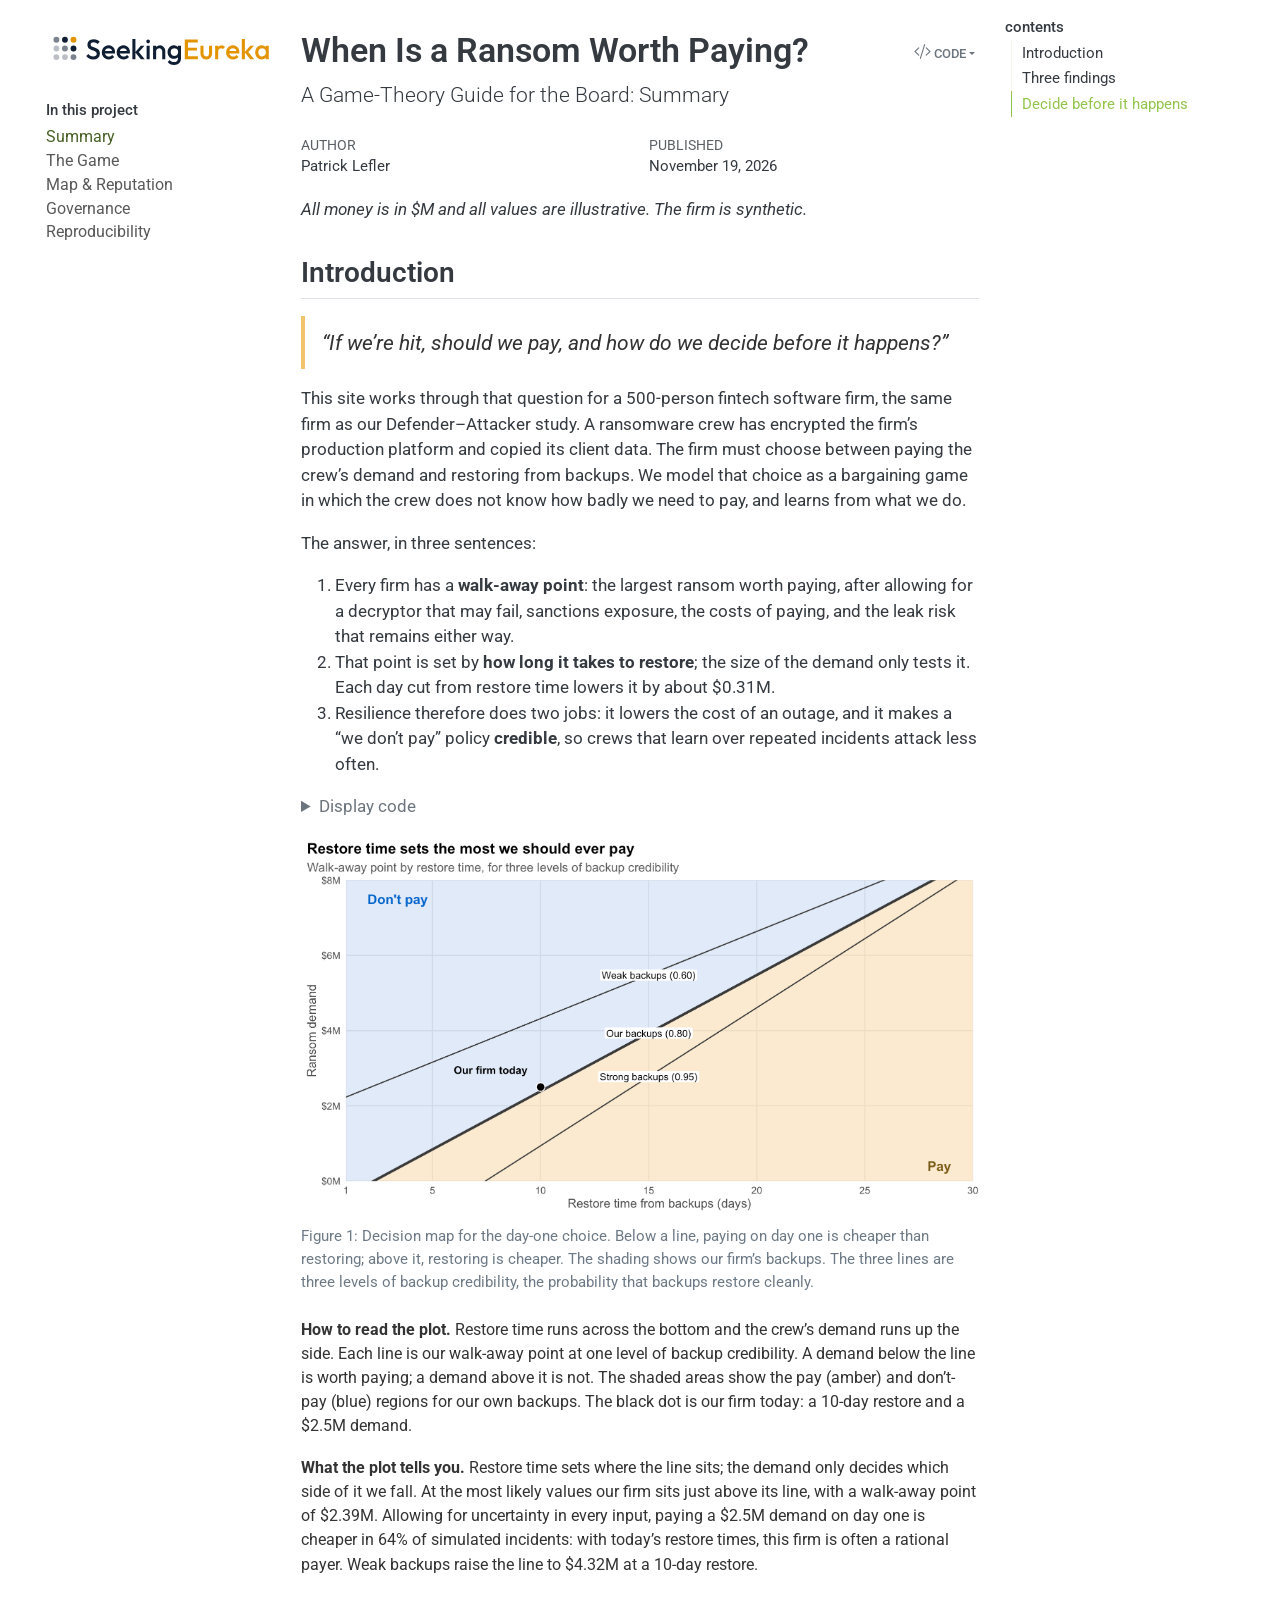
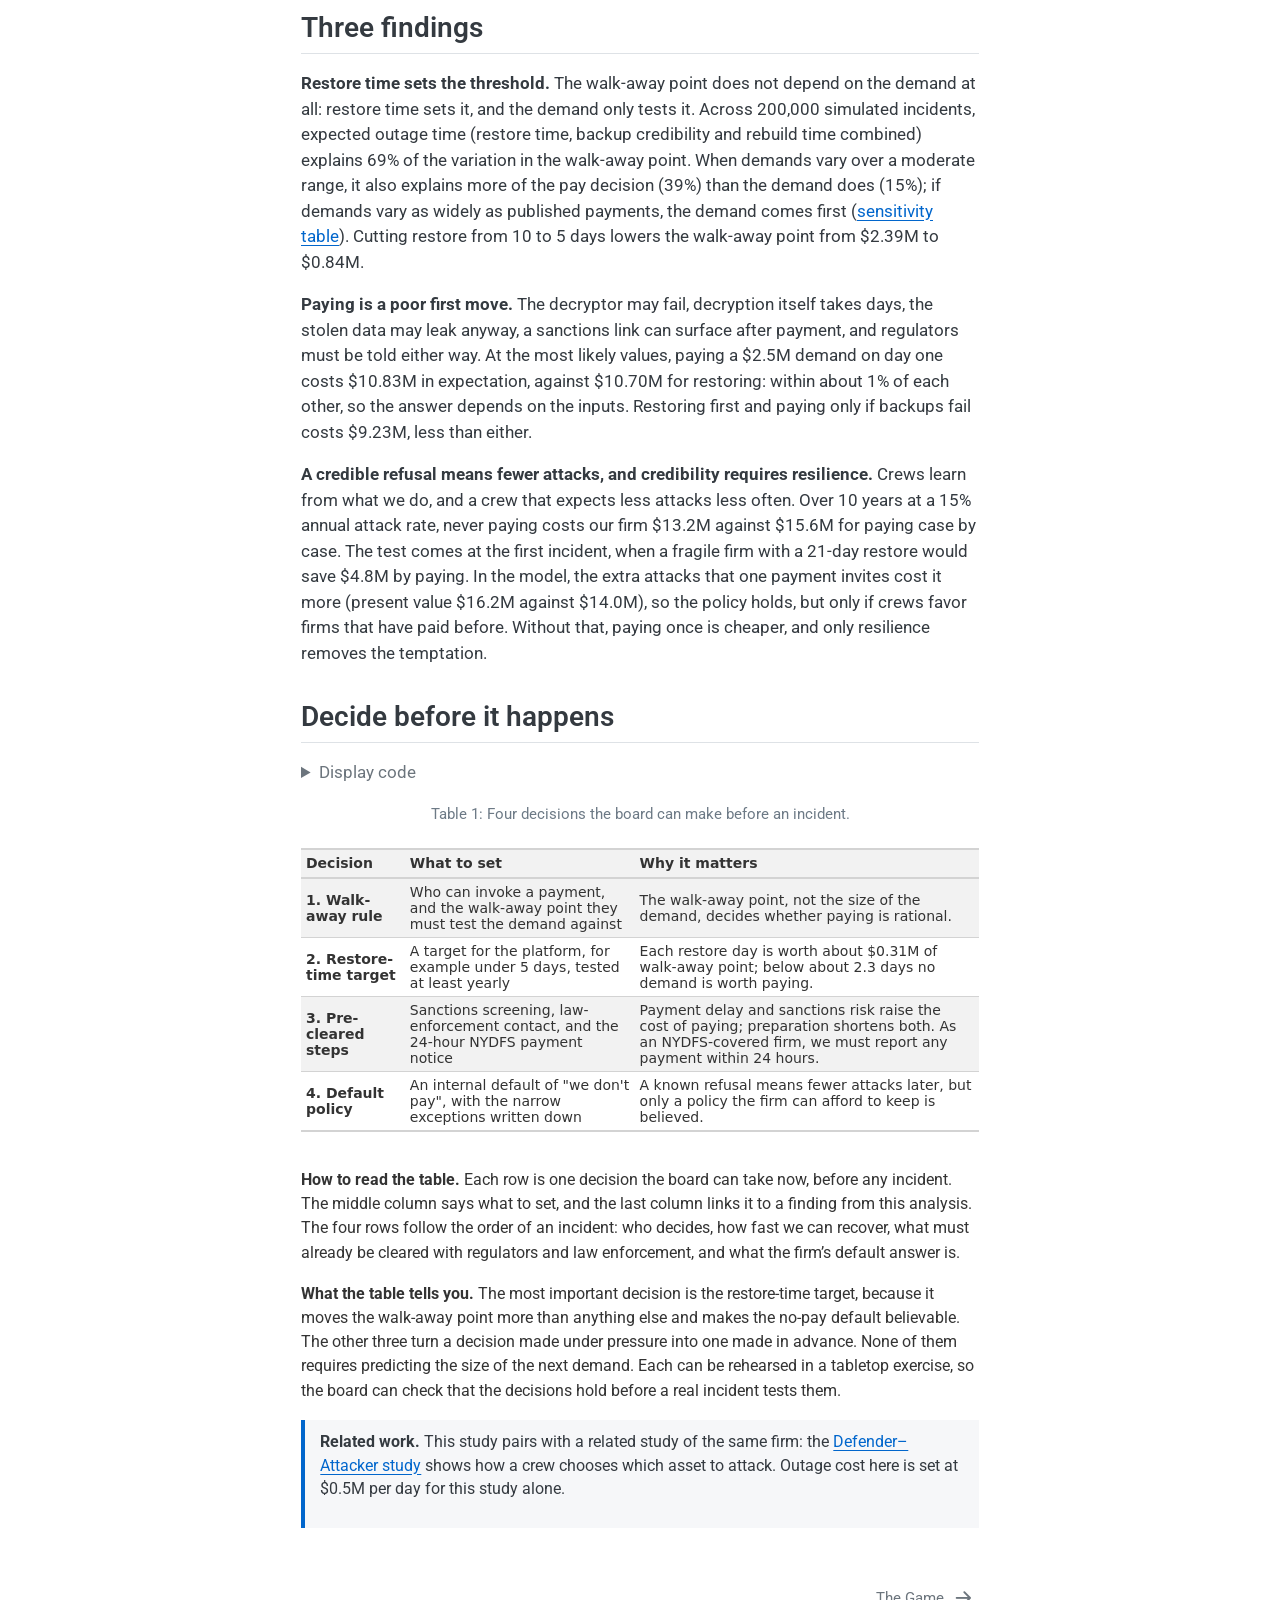
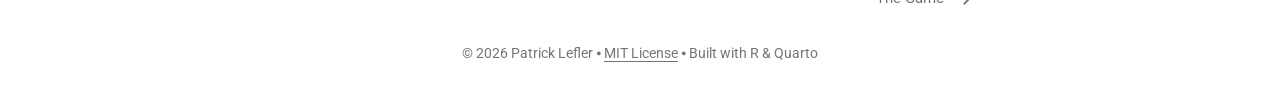
<file: docs/index.html>
<!DOCTYPE html>
<html xmlns="http://www.w3.org/1999/xhtml" lang="en" xml:lang="en"><head>

<meta charset="utf-8">
<meta name="generator" content="quarto-1.8.26">

<meta name="viewport" content="width=device-width, initial-scale=1.0, user-scalable=yes">

<meta name="author" content="Patrick Lefler">
<meta name="dcterms.date" content="2026-11-19">

<title>When Is a Ransom Worth Paying?</title>
<style>
code{white-space: pre-wrap;}
span.smallcaps{font-variant: small-caps;}
div.columns{display: flex; gap: min(4vw, 1.5em);}
div.column{flex: auto; overflow-x: auto;}
div.hanging-indent{margin-left: 1.5em; text-indent: -1.5em;}
ul.task-list{list-style: none;}
ul.task-list li input[type="checkbox"] {
  width: 0.8em;
  margin: 0 0.8em 0.2em -1em; /* quarto-specific, see https://github.com/quarto-dev/quarto-cli/issues/4556 */ 
  vertical-align: middle;
}
/* CSS for syntax highlighting */
html { -webkit-text-size-adjust: 100%; }
pre > code.sourceCode { white-space: pre; position: relative; }
pre > code.sourceCode > span { display: inline-block; line-height: 1.25; }
pre > code.sourceCode > span:empty { height: 1.2em; }
.sourceCode { overflow: visible; }
code.sourceCode > span { color: inherit; text-decoration: inherit; }
div.sourceCode { margin: 1em 0; }
pre.sourceCode { margin: 0; }
@media screen {
div.sourceCode { overflow: auto; }
}
@media print {
pre > code.sourceCode { white-space: pre-wrap; }
pre > code.sourceCode > span { text-indent: -5em; padding-left: 5em; }
}
pre.numberSource code
  { counter-reset: source-line 0; }
pre.numberSource code > span
  { position: relative; left: -4em; counter-increment: source-line; }
pre.numberSource code > span > a:first-child::before
  { content: counter(source-line);
    position: relative; left: -1em; text-align: right; vertical-align: baseline;
    border: none; display: inline-block;
    -webkit-touch-callout: none; -webkit-user-select: none;
    -khtml-user-select: none; -moz-user-select: none;
    -ms-user-select: none; user-select: none;
    padding: 0 4px; width: 4em;
  }
pre.numberSource { margin-left: 3em;  padding-left: 4px; }
div.sourceCode
  {   }
@media screen {
pre > code.sourceCode > span > a:first-child::before { text-decoration: underline; }
}
</style>


<script src="site_libs/quarto-nav/quarto-nav.js"></script>
<script src="site_libs/quarto-nav/headroom.min.js"></script>
<link href="./game.html" rel="next">
<link href="./assets/images/favicon.svg" rel="icon" type="image/svg+xml">
<script src="site_libs/clipboard/clipboard.min.js"></script>
<script src="site_libs/quarto-html/quarto.js" type="module"></script>
<script src="site_libs/quarto-html/tabsets/tabsets.js" type="module"></script>
<script src="site_libs/quarto-html/axe/axe-check.js" type="module"></script>
<script src="site_libs/quarto-html/popper.min.js"></script>
<script src="site_libs/quarto-html/tippy.umd.min.js"></script>
<script src="site_libs/quarto-html/anchor.min.js"></script>
<link href="site_libs/quarto-html/tippy.css" rel="stylesheet">
<link href="site_libs/quarto-html/quarto-syntax-highlighting-587c61ba64f3a5504c4d52d930310e48.css" rel="stylesheet" id="quarto-text-highlighting-styles">
<script src="site_libs/bootstrap/bootstrap.min.js"></script>
<link href="site_libs/bootstrap/bootstrap-icons.css" rel="stylesheet">
<link href="site_libs/bootstrap/bootstrap-57b3e5c951b8cca08672c3d8f0d54c80.min.css" rel="stylesheet" append-hash="true" id="quarto-bootstrap" data-mode="light">
<script src="site_libs/quarto-contrib/glightbox/glightbox.min.js"></script>
<link href="site_libs/quarto-contrib/glightbox/glightbox.min.css" rel="stylesheet">
<link href="site_libs/quarto-contrib/glightbox/lightbox.css" rel="stylesheet">
<script id="quarto-search-options" type="application/json">{
  "language": {
    "search-no-results-text": "No results",
    "search-matching-documents-text": "matching documents",
    "search-copy-link-title": "Copy link to search",
    "search-hide-matches-text": "Hide additional matches",
    "search-more-match-text": "more match in this document",
    "search-more-matches-text": "more matches in this document",
    "search-clear-button-title": "Clear",
    "search-text-placeholder": "",
    "search-detached-cancel-button-title": "Cancel",
    "search-submit-button-title": "Submit",
    "search-label": "Search"
  }
}</script>
<style>html{ scroll-behavior: smooth; }</style>
<link href="site_libs/pagedtable-1.1/css/pagedtable.css" rel="stylesheet">
<script src="site_libs/pagedtable-1.1/js/pagedtable.js"></script>


</head>

<body class="nav-sidebar floating quarto-light">

<div id="quarto-search-results"></div>
  <header id="quarto-header" class="headroom fixed-top">
  <nav class="quarto-secondary-nav">
    <div class="container-fluid d-flex">
      <button type="button" class="quarto-btn-toggle btn" data-bs-toggle="collapse" role="button" data-bs-target=".quarto-sidebar-collapse-item" aria-controls="quarto-sidebar" aria-expanded="false" aria-label="Toggle sidebar navigation" onclick="if (window.quartoToggleHeadroom) { window.quartoToggleHeadroom(); }">
        <i class="bi bi-layout-text-sidebar-reverse"></i>
      </button>
        <nav class="quarto-page-breadcrumbs" aria-label="breadcrumb"><ol class="breadcrumb"><li class="breadcrumb-item"><a href="./index.html">Summary</a></li></ol></nav>
        <a class="flex-grow-1" role="navigation" data-bs-toggle="collapse" data-bs-target=".quarto-sidebar-collapse-item" aria-controls="quarto-sidebar" aria-expanded="false" aria-label="Toggle sidebar navigation" onclick="if (window.quartoToggleHeadroom) { window.quartoToggleHeadroom(); }">      
        </a>
    </div>
  </nav>
</header>
<!-- content -->
<div id="quarto-content" class="quarto-container page-columns page-rows-contents page-layout-full">
<!-- sidebar -->
  <nav id="quarto-sidebar" class="sidebar collapse collapse-horizontal quarto-sidebar-collapse-item sidebar-navigation floating overflow-auto">
    <div class="pt-lg-2 mt-2 text-left sidebar-header">
      <a href="./index.html" class="sidebar-logo-link">
      <img src="./assets/images/logo.svg" alt="Seeking Eureka" class="sidebar-logo light-content py-0 d-lg-inline d-none">
      <img src="./assets/images/logo.svg" alt="Seeking Eureka" class="sidebar-logo dark-content py-0 d-lg-inline d-none">
      </a>
      </div>
    <div class="sidebar-menu-container"> 
    <ul class="list-unstyled mt-1">
        <li class="sidebar-item">
  <div class="sidebar-item-container"> 
  <a href="./index.html" class="sidebar-item-text sidebar-link active">
 <span class="menu-text">Summary</span></a>
  </div>
</li>
        <li class="sidebar-item">
  <div class="sidebar-item-container"> 
  <a href="./game.html" class="sidebar-item-text sidebar-link">
 <span class="menu-text">The Game</span></a>
  </div>
</li>
        <li class="sidebar-item">
  <div class="sidebar-item-container"> 
  <a href="./map-reputation.html" class="sidebar-item-text sidebar-link">
 <span class="menu-text">Map &amp; Reputation</span></a>
  </div>
</li>
        <li class="sidebar-item">
  <div class="sidebar-item-container"> 
  <a href="./governance.html" class="sidebar-item-text sidebar-link">
 <span class="menu-text">Governance</span></a>
  </div>
</li>
        <li class="sidebar-item">
  <div class="sidebar-item-container"> 
  <a href="./reproducibility.html" class="sidebar-item-text sidebar-link">
 <span class="menu-text">Reproducibility</span></a>
  </div>
</li>
    </ul>
    </div>
</nav>
<div id="quarto-sidebar-glass" class="quarto-sidebar-collapse-item" data-bs-toggle="collapse" data-bs-target=".quarto-sidebar-collapse-item"></div>
<!-- margin-sidebar -->
    <div id="quarto-margin-sidebar" class="sidebar margin-sidebar">
        <nav id="TOC" role="doc-toc" class="toc-active">
    <h2 id="toc-title">contents</h2>
   
  <ul>
  <li><a href="#introduction" id="toc-introduction" class="nav-link active" data-scroll-target="#introduction">Introduction</a></li>
  <li><a href="#three-findings" id="toc-three-findings" class="nav-link" data-scroll-target="#three-findings">Three findings</a></li>
  <li><a href="#decide-before-it-happens" id="toc-decide-before-it-happens" class="nav-link" data-scroll-target="#decide-before-it-happens">Decide before it happens</a></li>
  </ul>
</nav>
    </div>
<!-- main -->
<main class="content column-body" id="quarto-document-content">

<header id="title-block-header" class="quarto-title-block default">
<div class="quarto-title">
<div class="quarto-title-block"><div><h1 class="title">When Is a Ransom Worth Paying?</h1><button type="button" class="btn code-tools-button dropdown-toggle" id="quarto-code-tools-menu" data-bs-toggle="dropdown" aria-expanded="false"><i class="bi"></i> Code</button><ul class="dropdown-menu dropdown-menu-end" aria-labelelledby="quarto-code-tools-menu"><li><a id="quarto-show-all-code" class="dropdown-item" href="javascript:void(0)" role="button">Show All Code</a></li><li><a id="quarto-hide-all-code" class="dropdown-item" href="javascript:void(0)" role="button">Hide All Code</a></li><li><hr class="dropdown-divider"></li><li><a id="quarto-view-source" class="dropdown-item" href="javascript:void(0)" role="button">View Source</a></li></ul></div></div>
<p class="subtitle lead">A Game-Theory Guide for the Board: Summary</p>
</div>



<div class="quarto-title-meta column-body">

    <div>
    <div class="quarto-title-meta-heading">Author</div>
    <div class="quarto-title-meta-contents">
             <p>Patrick Lefler </p>
          </div>
  </div>
    
    <div>
    <div class="quarto-title-meta-heading">Published</div>
    <div class="quarto-title-meta-contents">
      <p class="date">November 19, 2026</p>
    </div>
  </div>
  
    
  </div>
  


</header>


<p><em>All money is in $M and all values are illustrative. The firm is synthetic.</em></p>
<section id="introduction" class="level2">
<h2 class="anchored" data-anchor-id="introduction">Introduction</h2>
<div class="board-question">
<blockquote class="blockquote">
<p>“If we’re hit, should we pay, and how do we decide before it happens?”</p>
</blockquote>
</div>
<p>This site works through that question for a 500-person fintech software firm, the same firm as our Defender–Attacker study. A ransomware crew has encrypted the firm’s production platform and copied its client data. The firm must choose between paying the crew’s demand and restoring from backups. We model that choice as a bargaining game in which the crew does not know how badly we need to pay, and learns from what we do.</p>
<p>The answer, in three sentences:</p>
<ol type="1">
<li>Every firm has a <strong>walk-away point</strong>: the largest ransom worth paying, after allowing for a decryptor that may fail, sanctions exposure, the costs of paying, and the leak risk that remains either way.</li>
<li>That point is set by <strong>how long it takes to restore</strong>; the size of the demand only tests it. Each day cut from restore time lowers it by about $0.31M.</li>
<li>Resilience therefore does two jobs: it lowers the cost of an outage, and it makes a “we don’t pay” policy <strong>credible</strong>, so crews that learn over repeated incidents attack less often.</li>
</ol>
<div class="cell">
<details class="code-fold">
<summary>Display code</summary>
<div class="code-copy-outer-scaffold"><div class="sourceCode cell-code" id="cb1"><pre class="sourceCode r code-with-copy"><code class="sourceCode r"><span id="cb1-1"><a href="#cb1-1" aria-hidden="true" tabindex="-1"></a>lab_x <span class="ot">&lt;-</span> <span class="dv">15</span></span>
<span id="cb1-2"><a href="#cb1-2" aria-hidden="true" tabindex="-1"></a>labs_df <span class="ot">&lt;-</span> wa<span class="sc">$</span>boundaries <span class="sc">|&gt;</span></span>
<span id="cb1-3"><a href="#cb1-3" aria-hidden="true" tabindex="-1"></a>  <span class="fu">filter</span>(<span class="fu">abs</span>(T_r <span class="sc">-</span> lab_x) <span class="sc">&lt;</span> <span class="fl">1e-9</span>) <span class="sc">|&gt;</span></span>
<span id="cb1-4"><a href="#cb1-4" aria-hidden="true" tabindex="-1"></a>  <span class="fu">mutate</span>(<span class="at">label =</span> <span class="fu">c</span>(<span class="st">"Weak backups (0.60)"</span>, <span class="st">"Our backups (0.80)"</span>, <span class="st">"Strong backups (0.95)"</span>)[<span class="fu">match</span>(b, <span class="fu">c</span>(<span class="fl">0.6</span>, <span class="fl">0.8</span>, <span class="fl">0.95</span>))])</span>
<span id="cb1-5"><a href="#cb1-5" aria-hidden="true" tabindex="-1"></a><span class="fu">decision_map</span>(wa<span class="sc">$</span>boundaries, <span class="fl">0.8</span>) <span class="sc">+</span></span>
<span id="cb1-6"><a href="#cb1-6" aria-hidden="true" tabindex="-1"></a>  <span class="fu">geom_line</span>(<span class="at">data =</span> wa<span class="sc">$</span>boundaries, <span class="fu">aes</span>(T_r, R_star, <span class="at">group =</span> b, <span class="at">linewidth =</span> b <span class="sc">==</span> <span class="fl">0.8</span>), <span class="at">color =</span> COL_LINE) <span class="sc">+</span></span>
<span id="cb1-7"><a href="#cb1-7" aria-hidden="true" tabindex="-1"></a>  <span class="fu">scale_linewidth_manual</span>(<span class="at">values =</span> <span class="fu">c</span>(<span class="st">`</span><span class="at">TRUE</span><span class="st">`</span> <span class="ot">=</span> <span class="fl">1.3</span>, <span class="st">`</span><span class="at">FALSE</span><span class="st">`</span> <span class="ot">=</span> <span class="fl">0.6</span>), <span class="at">guide =</span> <span class="st">"none"</span>) <span class="sc">+</span></span>
<span id="cb1-8"><a href="#cb1-8" aria-hidden="true" tabindex="-1"></a>  <span class="fu">geom_label</span>(<span class="at">data =</span> labs_df, <span class="fu">aes</span>(T_r, R_star, <span class="at">label =</span> label), <span class="at">fill =</span> <span class="st">"white"</span>, <span class="at">label.size =</span> <span class="dv">0</span>,</span>
<span id="cb1-9"><a href="#cb1-9" aria-hidden="true" tabindex="-1"></a>             <span class="at">size =</span> <span class="fl">3.7</span>, <span class="at">label.padding =</span> <span class="fu">unit</span>(<span class="fl">0.15</span>, <span class="st">"lines"</span>)) <span class="sc">+</span></span>
<span id="cb1-10"><a href="#cb1-10" aria-hidden="true" tabindex="-1"></a>  <span class="fu">annotate</span>(<span class="st">"point"</span>, <span class="at">x =</span> <span class="dv">10</span>, <span class="at">y =</span> D_BASE, <span class="at">size =</span> <span class="dv">4</span>, <span class="at">color =</span> <span class="st">"white"</span>) <span class="sc">+</span></span>
<span id="cb1-11"><a href="#cb1-11" aria-hidden="true" tabindex="-1"></a>  <span class="fu">annotate</span>(<span class="st">"point"</span>, <span class="at">x =</span> <span class="dv">10</span>, <span class="at">y =</span> D_BASE, <span class="at">size =</span> <span class="dv">3</span>) <span class="sc">+</span></span>
<span id="cb1-12"><a href="#cb1-12" aria-hidden="true" tabindex="-1"></a>  <span class="fu">annotate</span>(<span class="st">"text"</span>, <span class="at">x =</span> <span class="fl">9.4</span>, <span class="at">y =</span> D_BASE <span class="sc">+</span> <span class="fl">0.45</span>, <span class="at">label =</span> <span class="st">"Our firm today"</span>, <span class="at">hjust =</span> <span class="dv">1</span>, <span class="at">fontface =</span> <span class="st">"bold"</span>, <span class="at">size =</span> <span class="dv">4</span>) <span class="sc">+</span></span>
<span id="cb1-13"><a href="#cb1-13" aria-hidden="true" tabindex="-1"></a>  <span class="fu">annotate</span>(<span class="st">"text"</span>, <span class="at">x =</span> <span class="dv">29</span>, <span class="at">y =</span> <span class="fl">0.4</span>, <span class="at">label =</span> <span class="st">"Pay"</span>, <span class="at">hjust =</span> <span class="dv">1</span>, <span class="at">fontface =</span> <span class="st">"bold"</span>, <span class="at">color =</span> <span class="st">"#7a5a12"</span>, <span class="at">size =</span> <span class="dv">5</span>) <span class="sc">+</span></span>
<span id="cb1-14"><a href="#cb1-14" aria-hidden="true" tabindex="-1"></a>  <span class="fu">annotate</span>(<span class="st">"text"</span>, <span class="at">x =</span> <span class="dv">2</span>, <span class="at">y =</span> <span class="fl">7.5</span>, <span class="at">label =</span> <span class="st">"Don't pay"</span>, <span class="at">hjust =</span> <span class="dv">0</span>, <span class="at">fontface =</span> <span class="st">"bold"</span>, <span class="at">color =</span> COL_NOPAY, <span class="at">size =</span> <span class="dv">5</span>) <span class="sc">+</span></span>
<span id="cb1-15"><a href="#cb1-15" aria-hidden="true" tabindex="-1"></a>  <span class="fu">labs</span>(<span class="at">title =</span> <span class="st">"Restore time sets the most we should ever pay"</span>,</span>
<span id="cb1-16"><a href="#cb1-16" aria-hidden="true" tabindex="-1"></a>       <span class="at">subtitle =</span> <span class="st">"Walk-away point by restore time, for three levels of backup credibility"</span>)</span></code></pre></div><button title="Copy to Clipboard" class="code-copy-button"><i class="bi"></i></button></div>
</details>
<div class="cell-output-display">
<div id="fig-hero" class="quarto-float quarto-figure quarto-figure-center anchored" alt="A chart with restore time from 1 to 30 days across and ransom demand from 0 to 8 million dollars up. Three rising lines mark the walk-away point for weak, our own and strong backups; weak backups sit highest. Our firm, at a 10-day restore and a $2.5M demand, sits just above its line, in the don't-pay region at the most likely input values.">
<figure class="quarto-float quarto-float-fig figure">
<div aria-describedby="fig-hero-caption-0ceaefa1-69ba-4598-a22c-09a6ac19f8ca">
<a href="index_files/figure-html/fig-hero-1.png" class="lightbox" data-gallery="quarto-lightbox-gallery-1" title="Figure&nbsp;1: Decision map for the day-one choice. Below a line, paying on day one is cheaper than restoring; above it, restoring is cheaper. The shading shows our firm’s backups. The three lines are three levels of backup credibility, the probability that backups restore cleanly."><img src="index_files/figure-html/fig-hero-1.png" class="img-fluid figure-img" alt="A chart with restore time from 1 to 30 days across and ransom demand from 0 to 8 million dollars up. Three rising lines mark the walk-away point for weak, our own and strong backups; weak backups sit highest. Our firm, at a 10-day restore and a $2.5M demand, sits just above its line, in the don't-pay region at the most likely input values." width="960"></a>
</div>
<figcaption class="quarto-float-caption-bottom quarto-float-caption quarto-float-fig" id="fig-hero-caption-0ceaefa1-69ba-4598-a22c-09a6ac19f8ca">
Figure&nbsp;1: Decision map for the day-one choice. Below a line, paying on day one is cheaper than restoring; above it, restoring is cheaper. The shading shows our firm’s backups. The three lines are three levels of backup credibility, the probability that backups restore cleanly.
</figcaption>
</figure>
</div>
</div>
</div>
<div class="reader-note">
<p><strong>How to read the plot.</strong> Restore time runs across the bottom and the crew’s demand runs up the side. Each line is our walk-away point at one level of backup credibility. A demand below the line is worth paying; a demand above it is not. The shaded areas show the pay (amber) and don’t-pay (blue) regions for our own backups. The black dot is our firm today: a 10-day restore and a $2.5M demand.</p>
<p><strong>What the plot tells you.</strong> Restore time sets where the line sits; the demand only decides which side of it we fall. At the most likely values our firm sits just above its line, with a walk-away point of $2.39M. Allowing for uncertainty in every input, paying a $2.5M demand on day one is cheaper in 64% of simulated incidents: with today’s restore times, this firm is often a rational payer. Weak backups raise the line to $4.32M at a 10-day restore.</p>
</div>
</section>
<section id="three-findings" class="level2">
<h2 class="anchored" data-anchor-id="three-findings">Three findings</h2>
<p><strong>Restore time sets the threshold.</strong> The walk-away point does not depend on the demand at all: restore time sets it, and the demand only tests it. Across 200,000 simulated incidents, expected outage time (restore time, backup credibility and rebuild time combined) explains 69% of the variation in the walk-away point. When demands vary over a moderate range, it also explains more of the pay decision (39%) than the demand does (15%); if demands vary as widely as published payments, the demand comes first (<a href="./governance.html#sensitivity">sensitivity table</a>). Cutting restore from 10 to 5 days lowers the walk-away point from $2.39M to $0.84M.</p>
<p><strong>Paying is a poor first move.</strong> The decryptor may fail, decryption itself takes days, the stolen data may leak anyway, a sanctions link can surface after payment, and regulators must be told either way. At the most likely values, paying a $2.5M demand on day one costs $10.83M in expectation, against $10.70M for restoring: within about 1% of each other, so the answer depends on the inputs. Restoring first and paying only if backups fail costs $9.23M, less than either.</p>
<p><strong>A credible refusal means fewer attacks, and credibility requires resilience.</strong> Crews learn from what we do, and a crew that expects less attacks less often. Over 10 years at a 15% annual attack rate, never paying costs our firm $13.2M against $15.6M for paying case by case. The test comes at the first incident, when a fragile firm with a 21-day restore would save $4.8M by paying. In the model, the extra attacks that one payment invites cost it more (present value $16.2M against $14.0M), so the policy holds, but only if crews favor firms that have paid before. Without that, paying once is cheaper, and only resilience removes the temptation.</p>
</section>
<section id="decide-before-it-happens" class="level2">
<h2 class="anchored" data-anchor-id="decide-before-it-happens">Decide before it happens</h2>
<div class="cell">
<details class="code-fold">
<summary>Display code</summary>
<div class="code-copy-outer-scaffold"><div class="sourceCode cell-code" id="cb2"><pre class="sourceCode r code-with-copy"><code class="sourceCode r"><span id="cb2-1"><a href="#cb2-1" aria-hidden="true" tabindex="-1"></a>tibble<span class="sc">::</span><span class="fu">tribble</span>(</span>
<span id="cb2-2"><a href="#cb2-2" aria-hidden="true" tabindex="-1"></a>  <span class="sc">~</span>Decision, <span class="sc">~</span><span class="st">`</span><span class="at">What to set</span><span class="st">`</span>, <span class="sc">~</span><span class="st">`</span><span class="at">Why it matters</span><span class="st">`</span>,</span>
<span id="cb2-3"><a href="#cb2-3" aria-hidden="true" tabindex="-1"></a>  <span class="st">"1. Walk-away rule"</span>, <span class="st">"Who can invoke a payment, and the walk-away point they must test the demand against"</span>,</span>
<span id="cb2-4"><a href="#cb2-4" aria-hidden="true" tabindex="-1"></a>    <span class="st">"The walk-away point, not the size of the demand, decides whether paying is rational."</span>,</span>
<span id="cb2-5"><a href="#cb2-5" aria-hidden="true" tabindex="-1"></a>  <span class="st">"2. Restore-time target"</span>, <span class="st">"A target for the platform, for example under 5 days, tested at least yearly"</span>,</span>
<span id="cb2-6"><a href="#cb2-6" aria-hidden="true" tabindex="-1"></a>    <span class="fu">paste0</span>(<span class="st">"Each restore day is worth about "</span>, <span class="fu">fmt_m</span>(wa<span class="sc">$</span>slope, <span class="dv">2</span>), <span class="st">" of walk-away point; below about "</span>, <span class="fu">fmt_num</span>(wa<span class="sc">$</span>T0, <span class="dv">1</span>), <span class="st">" days no demand is worth paying."</span>),</span>
<span id="cb2-7"><a href="#cb2-7" aria-hidden="true" tabindex="-1"></a>  <span class="st">"3. Pre-cleared steps"</span>, <span class="st">"Sanctions screening, law-enforcement contact, and the 24-hour NYDFS payment notice"</span>,</span>
<span id="cb2-8"><a href="#cb2-8" aria-hidden="true" tabindex="-1"></a>    <span class="st">"Payment delay and sanctions risk raise the cost of paying; preparation shortens both. As an NYDFS-covered firm, we must report any payment within 24 hours."</span>,</span>
<span id="cb2-9"><a href="#cb2-9" aria-hidden="true" tabindex="-1"></a>  <span class="st">"4. Default policy"</span>, <span class="st">"An internal default of </span><span class="sc">\"</span><span class="st">we don't pay</span><span class="sc">\"</span><span class="st">, with the narrow exceptions written down"</span>,</span>
<span id="cb2-10"><a href="#cb2-10" aria-hidden="true" tabindex="-1"></a>    <span class="st">"A known refusal means fewer attacks later, but only a policy the firm can afford to keep is believed."</span></span>
<span id="cb2-11"><a href="#cb2-11" aria-hidden="true" tabindex="-1"></a>) <span class="sc">|&gt;</span></span>
<span id="cb2-12"><a href="#cb2-12" aria-hidden="true" tabindex="-1"></a>  <span class="fu">gt</span>() <span class="sc">|&gt;</span></span>
<span id="cb2-13"><a href="#cb2-13" aria-hidden="true" tabindex="-1"></a>  <span class="fu">cols_width</span>(Decision <span class="sc">~</span> <span class="fu">px</span>(<span class="dv">180</span>)) <span class="sc">|&gt;</span></span>
<span id="cb2-14"><a href="#cb2-14" aria-hidden="true" tabindex="-1"></a>  <span class="fu">tab_style</span>(<span class="fu">cell_text</span>(<span class="at">weight =</span> <span class="st">"bold"</span>), <span class="fu">cells_body</span>(<span class="at">columns =</span> Decision)) <span class="sc">|&gt;</span></span>
<span id="cb2-15"><a href="#cb2-15" aria-hidden="true" tabindex="-1"></a>  <span class="fu">gt_board</span>()</span></code></pre></div><button title="Copy to Clipboard" class="code-copy-button"><i class="bi"></i></button></div>
</details>
<div id="tbl-policy" class="cell quarto-float quarto-figure quarto-figure-center anchored">
<figure class="quarto-float quarto-float-tbl figure">
<figcaption class="quarto-float-caption-top quarto-float-caption quarto-float-tbl" id="tbl-policy-caption-0ceaefa1-69ba-4598-a22c-09a6ac19f8ca">
Table&nbsp;1: Four decisions the board can make before an incident.
</figcaption>
<div aria-describedby="tbl-policy-caption-0ceaefa1-69ba-4598-a22c-09a6ac19f8ca">
<div class="cell-output-display">
<div id="kndnhlpllc" style="padding-left:0px;padding-right:0px;padding-top:10px;padding-bottom:10px;overflow-x:auto;overflow-y:auto;width:auto;height:auto;">
<style>#kndnhlpllc table {
  font-family: system-ui, 'Segoe UI', Roboto, Helvetica, Arial, sans-serif, 'Apple Color Emoji', 'Segoe UI Emoji', 'Segoe UI Symbol', 'Noto Color Emoji';
  -webkit-font-smoothing: antialiased;
  -moz-osx-font-smoothing: grayscale;
}

#kndnhlpllc thead, #kndnhlpllc tbody, #kndnhlpllc tfoot, #kndnhlpllc tr, #kndnhlpllc td, #kndnhlpllc th {
  border-style: none;
}

#kndnhlpllc p {
  margin: 0;
  padding: 0;
}

#kndnhlpllc .gt_table {
  display: table;
  border-collapse: collapse;
  line-height: normal;
  margin-left: auto;
  margin-right: auto;
  color: #333333;
  font-size: 14px;
  font-weight: normal;
  font-style: normal;
  background-color: #FFFFFF;
  width: auto;
  border-top-style: none;
  border-top-width: 2px;
  border-top-color: #A8A8A8;
  border-right-style: none;
  border-right-width: 2px;
  border-right-color: #D3D3D3;
  border-bottom-style: solid;
  border-bottom-width: 2px;
  border-bottom-color: #A8A8A8;
  border-left-style: none;
  border-left-width: 2px;
  border-left-color: #D3D3D3;
}

#kndnhlpllc .gt_caption {
  padding-top: 4px;
  padding-bottom: 4px;
}

#kndnhlpllc .gt_title {
  color: #333333;
  font-size: 125%;
  font-weight: initial;
  padding-top: 4px;
  padding-bottom: 4px;
  padding-left: 5px;
  padding-right: 5px;
  border-bottom-color: #FFFFFF;
  border-bottom-width: 0;
}

#kndnhlpllc .gt_subtitle {
  color: #333333;
  font-size: 85%;
  font-weight: initial;
  padding-top: 3px;
  padding-bottom: 5px;
  padding-left: 5px;
  padding-right: 5px;
  border-top-color: #FFFFFF;
  border-top-width: 0;
}

#kndnhlpllc .gt_heading {
  background-color: #FFFFFF;
  text-align: left;
  border-bottom-color: #FFFFFF;
  border-left-style: none;
  border-left-width: 1px;
  border-left-color: #D3D3D3;
  border-right-style: none;
  border-right-width: 1px;
  border-right-color: #D3D3D3;
}

#kndnhlpllc .gt_bottom_border {
  border-bottom-style: solid;
  border-bottom-width: 2px;
  border-bottom-color: #D3D3D3;
}

#kndnhlpllc .gt_col_headings {
  border-top-style: solid;
  border-top-width: 2px;
  border-top-color: #D3D3D3;
  border-bottom-style: solid;
  border-bottom-width: 2px;
  border-bottom-color: #D3D3D3;
  border-left-style: none;
  border-left-width: 1px;
  border-left-color: #D3D3D3;
  border-right-style: none;
  border-right-width: 1px;
  border-right-color: #D3D3D3;
}

#kndnhlpllc .gt_col_heading {
  color: #333333;
  background-color: #F2F2F2;
  font-size: 100%;
  font-weight: bold;
  text-transform: inherit;
  border-left-style: none;
  border-left-width: 1px;
  border-left-color: #D3D3D3;
  border-right-style: none;
  border-right-width: 1px;
  border-right-color: #D3D3D3;
  vertical-align: bottom;
  padding-top: 5px;
  padding-bottom: 6px;
  padding-left: 5px;
  padding-right: 5px;
  overflow-x: hidden;
}

#kndnhlpllc .gt_column_spanner_outer {
  color: #333333;
  background-color: #F2F2F2;
  font-size: 100%;
  font-weight: bold;
  text-transform: inherit;
  padding-top: 0;
  padding-bottom: 0;
  padding-left: 4px;
  padding-right: 4px;
}

#kndnhlpllc .gt_column_spanner_outer:first-child {
  padding-left: 0;
}

#kndnhlpllc .gt_column_spanner_outer:last-child {
  padding-right: 0;
}

#kndnhlpllc .gt_column_spanner {
  border-bottom-style: solid;
  border-bottom-width: 2px;
  border-bottom-color: #D3D3D3;
  vertical-align: bottom;
  padding-top: 5px;
  padding-bottom: 5px;
  overflow-x: hidden;
  display: inline-block;
  width: 100%;
}

#kndnhlpllc .gt_spanner_row {
  border-bottom-style: hidden;
}

#kndnhlpllc .gt_group_heading {
  padding-top: 8px;
  padding-bottom: 8px;
  padding-left: 5px;
  padding-right: 5px;
  color: #333333;
  background-color: #FFFFFF;
  font-size: 100%;
  font-weight: initial;
  text-transform: inherit;
  border-top-style: solid;
  border-top-width: 2px;
  border-top-color: #D3D3D3;
  border-bottom-style: solid;
  border-bottom-width: 2px;
  border-bottom-color: #D3D3D3;
  border-left-style: none;
  border-left-width: 1px;
  border-left-color: #D3D3D3;
  border-right-style: none;
  border-right-width: 1px;
  border-right-color: #D3D3D3;
  vertical-align: middle;
  text-align: left;
}

#kndnhlpllc .gt_empty_group_heading {
  padding: 0.5px;
  color: #333333;
  background-color: #FFFFFF;
  font-size: 100%;
  font-weight: initial;
  border-top-style: solid;
  border-top-width: 2px;
  border-top-color: #D3D3D3;
  border-bottom-style: solid;
  border-bottom-width: 2px;
  border-bottom-color: #D3D3D3;
  vertical-align: middle;
}

#kndnhlpllc .gt_from_md > :first-child {
  margin-top: 0;
}

#kndnhlpllc .gt_from_md > :last-child {
  margin-bottom: 0;
}

#kndnhlpllc .gt_row {
  padding-top: 5px;
  padding-bottom: 5px;
  padding-left: 5px;
  padding-right: 5px;
  margin: 10px;
  border-top-style: solid;
  border-top-width: 1px;
  border-top-color: #D3D3D3;
  border-left-style: none;
  border-left-width: 1px;
  border-left-color: #D3D3D3;
  border-right-style: none;
  border-right-width: 1px;
  border-right-color: #D3D3D3;
  vertical-align: middle;
  overflow-x: hidden;
}

#kndnhlpllc .gt_stub {
  color: #333333;
  background-color: #FFFFFF;
  font-size: 100%;
  font-weight: initial;
  text-transform: inherit;
  border-right-style: solid;
  border-right-width: 2px;
  border-right-color: #D3D3D3;
  padding-left: 5px;
  padding-right: 5px;
}

#kndnhlpllc .gt_stub_row_group {
  color: #333333;
  background-color: #FFFFFF;
  font-size: 100%;
  font-weight: initial;
  text-transform: inherit;
  border-right-style: solid;
  border-right-width: 2px;
  border-right-color: #D3D3D3;
  padding-left: 5px;
  padding-right: 5px;
  vertical-align: top;
}

#kndnhlpllc .gt_row_group_first td {
  border-top-width: 2px;
}

#kndnhlpllc .gt_row_group_first th {
  border-top-width: 2px;
}

#kndnhlpllc .gt_summary_row {
  color: #333333;
  background-color: #FFFFFF;
  text-transform: inherit;
  padding-top: 8px;
  padding-bottom: 8px;
  padding-left: 5px;
  padding-right: 5px;
}

#kndnhlpllc .gt_first_summary_row {
  border-top-style: solid;
  border-top-color: #D3D3D3;
}

#kndnhlpllc .gt_first_summary_row.thick {
  border-top-width: 2px;
}

#kndnhlpllc .gt_last_summary_row {
  padding-top: 8px;
  padding-bottom: 8px;
  padding-left: 5px;
  padding-right: 5px;
  border-bottom-style: solid;
  border-bottom-width: 2px;
  border-bottom-color: #D3D3D3;
}

#kndnhlpllc .gt_grand_summary_row {
  color: #333333;
  background-color: #FFFFFF;
  text-transform: inherit;
  padding-top: 8px;
  padding-bottom: 8px;
  padding-left: 5px;
  padding-right: 5px;
}

#kndnhlpllc .gt_first_grand_summary_row {
  padding-top: 8px;
  padding-bottom: 8px;
  padding-left: 5px;
  padding-right: 5px;
  border-top-style: double;
  border-top-width: 6px;
  border-top-color: #D3D3D3;
}

#kndnhlpllc .gt_last_grand_summary_row_top {
  padding-top: 8px;
  padding-bottom: 8px;
  padding-left: 5px;
  padding-right: 5px;
  border-bottom-style: double;
  border-bottom-width: 6px;
  border-bottom-color: #D3D3D3;
}

#kndnhlpllc .gt_striped {
  background-color: rgba(128, 128, 128, 0.05);
}

#kndnhlpllc .gt_table_body {
  border-top-style: solid;
  border-top-width: 2px;
  border-top-color: #D3D3D3;
  border-bottom-style: solid;
  border-bottom-width: 2px;
  border-bottom-color: #D3D3D3;
}

#kndnhlpllc .gt_footnotes {
  color: #333333;
  background-color: #FFFFFF;
  border-bottom-style: none;
  border-bottom-width: 2px;
  border-bottom-color: #D3D3D3;
  border-left-style: none;
  border-left-width: 2px;
  border-left-color: #D3D3D3;
  border-right-style: none;
  border-right-width: 2px;
  border-right-color: #D3D3D3;
}

#kndnhlpllc .gt_footnote {
  margin: 0px;
  font-size: 90%;
  padding-top: 4px;
  padding-bottom: 4px;
  padding-left: 5px;
  padding-right: 5px;
}

#kndnhlpllc .gt_sourcenotes {
  color: #333333;
  background-color: #FFFFFF;
  border-bottom-style: none;
  border-bottom-width: 2px;
  border-bottom-color: #D3D3D3;
  border-left-style: none;
  border-left-width: 2px;
  border-left-color: #D3D3D3;
  border-right-style: none;
  border-right-width: 2px;
  border-right-color: #D3D3D3;
}

#kndnhlpllc .gt_sourcenote {
  font-size: 90%;
  padding-top: 4px;
  padding-bottom: 4px;
  padding-left: 5px;
  padding-right: 5px;
}

#kndnhlpllc .gt_left {
  text-align: left;
}

#kndnhlpllc .gt_center {
  text-align: center;
}

#kndnhlpllc .gt_right {
  text-align: right;
  font-variant-numeric: tabular-nums;
}

#kndnhlpllc .gt_font_normal {
  font-weight: normal;
}

#kndnhlpllc .gt_font_bold {
  font-weight: bold;
}

#kndnhlpllc .gt_font_italic {
  font-style: italic;
}

#kndnhlpllc .gt_super {
  font-size: 65%;
}

#kndnhlpllc .gt_footnote_marks {
  font-size: 75%;
  vertical-align: 0.4em;
  position: initial;
}

#kndnhlpllc .gt_asterisk {
  font-size: 100%;
  vertical-align: 0;
}

#kndnhlpllc .gt_indent_1 {
  text-indent: 5px;
}

#kndnhlpllc .gt_indent_2 {
  text-indent: 10px;
}

#kndnhlpllc .gt_indent_3 {
  text-indent: 15px;
}

#kndnhlpllc .gt_indent_4 {
  text-indent: 20px;
}

#kndnhlpllc .gt_indent_5 {
  text-indent: 25px;
}

#kndnhlpllc .katex-display {
  display: inline-flex !important;
  margin-bottom: 0.75em !important;
}

#kndnhlpllc div.Reactable > div.rt-table > div.rt-thead > div.rt-tr.rt-tr-group-header > div.rt-th-group:after {
  height: 0px !important;
}
</style>

<table class="gt_table do-not-create-environment cell caption-top table table-sm table-striped small" data-quarto-bootstrap="false">
<thead>
<tr class="gt_col_headings header">
<th id="Decision" class="gt_col_heading gt_columns_bottom_border gt_left" data-quarto-table-cell-role="th" scope="col">Decision</th>
<th id="What-to-set" class="gt_col_heading gt_columns_bottom_border gt_left" data-quarto-table-cell-role="th" scope="col">What to set</th>
<th id="Why-it-matters" class="gt_col_heading gt_columns_bottom_border gt_left" data-quarto-table-cell-role="th" scope="col">Why it matters</th>
</tr>
</thead>
<tbody class="gt_table_body">
<tr class="odd">
<td class="gt_row gt_left" headers="Decision" style="font-weight: bold">1. Walk-away rule</td>
<td class="gt_row gt_left" headers="What to set">Who can invoke a payment, and the walk-away point they must test the demand against</td>
<td class="gt_row gt_left" headers="Why it matters">The walk-away point, not the size of the demand, decides whether paying is rational.</td>
</tr>
<tr class="even">
<td class="gt_row gt_left" headers="Decision" style="font-weight: bold">2. Restore-time target</td>
<td class="gt_row gt_left" headers="What to set">A target for the platform, for example under 5 days, tested at least yearly</td>
<td class="gt_row gt_left" headers="Why it matters">Each restore day is worth about $0.31M of walk-away point; below about 2.3 days no demand is worth paying.</td>
</tr>
<tr class="odd">
<td class="gt_row gt_left" headers="Decision" style="font-weight: bold">3. Pre-cleared steps</td>
<td class="gt_row gt_left" headers="What to set">Sanctions screening, law-enforcement contact, and the 24-hour NYDFS payment notice</td>
<td class="gt_row gt_left" headers="Why it matters">Payment delay and sanctions risk raise the cost of paying; preparation shortens both. As an NYDFS-covered firm, we must report any payment within 24 hours.</td>
</tr>
<tr class="even">
<td class="gt_row gt_left" headers="Decision" style="font-weight: bold">4. Default policy</td>
<td class="gt_row gt_left" headers="What to set">An internal default of "we don't pay", with the narrow exceptions written down</td>
<td class="gt_row gt_left" headers="Why it matters">A known refusal means fewer attacks later, but only a policy the firm can afford to keep is believed.</td>
</tr>
</tbody>
</table>

</div>
</div>
</div>
</figure>
</div>
</div>
<div class="reader-note">
<p><strong>How to read the table.</strong> Each row is one decision the board can take now, before any incident. The middle column says what to set, and the last column links it to a finding from this analysis. The four rows follow the order of an incident: who decides, how fast we can recover, what must already be cleared with regulators and law enforcement, and what the firm’s default answer is.</p>
<p><strong>What the table tells you.</strong> The most important decision is the restore-time target, because it moves the walk-away point more than anything else and makes the no-pay default believable. The other three turn a decision made under pressure into one made in advance. None of them requires predicting the size of the next demand. Each can be rehearsed in a tabletop exercise, so the board can check that the decisions hold before a real incident tests them.</p>
</div>
<div class="side-note">
<p><strong>Related work.</strong> This study pairs with a related study of the same firm: the <a href="https://patrick-lefler.com/defender-attacker-game-theory/">Defender–Attacker study</a> shows how a crew chooses which asset to attack. Outage cost here is set at $0.5M per day for this study alone.</p>
</div>


<!-- -->

</section>

</main> <!-- /main -->
<script id="quarto-html-after-body" type="application/javascript">
  window.document.addEventListener("DOMContentLoaded", function (event) {
    const icon = "";
    const anchorJS = new window.AnchorJS();
    anchorJS.options = {
      placement: 'right',
      icon: icon
    };
    anchorJS.add('.anchored');
    const isCodeAnnotation = (el) => {
      for (const clz of el.classList) {
        if (clz.startsWith('code-annotation-')) {                     
          return true;
        }
      }
      return false;
    }
    const onCopySuccess = function(e) {
      // button target
      const button = e.trigger;
      // don't keep focus
      button.blur();
      // flash "checked"
      button.classList.add('code-copy-button-checked');
      var currentTitle = button.getAttribute("title");
      button.setAttribute("title", "Copied!");
      let tooltip;
      if (window.bootstrap) {
        button.setAttribute("data-bs-toggle", "tooltip");
        button.setAttribute("data-bs-placement", "left");
        button.setAttribute("data-bs-title", "Copied!");
        tooltip = new bootstrap.Tooltip(button, 
          { trigger: "manual", 
            customClass: "code-copy-button-tooltip",
            offset: [0, -8]});
        tooltip.show();    
      }
      setTimeout(function() {
        if (tooltip) {
          tooltip.hide();
          button.removeAttribute("data-bs-title");
          button.removeAttribute("data-bs-toggle");
          button.removeAttribute("data-bs-placement");
        }
        button.setAttribute("title", currentTitle);
        button.classList.remove('code-copy-button-checked');
      }, 1000);
      // clear code selection
      e.clearSelection();
    }
    const getTextToCopy = function(trigger) {
      const outerScaffold = trigger.parentElement.cloneNode(true);
      const codeEl = outerScaffold.querySelector('code');
      for (const childEl of codeEl.children) {
        if (isCodeAnnotation(childEl)) {
          childEl.remove();
        }
      }
      return codeEl.innerText;
    }
    const clipboard = new window.ClipboardJS('.code-copy-button:not([data-in-quarto-modal])', {
      text: getTextToCopy
    });
    clipboard.on('success', onCopySuccess);
    if (window.document.getElementById('quarto-embedded-source-code-modal')) {
      const clipboardModal = new window.ClipboardJS('.code-copy-button[data-in-quarto-modal]', {
        text: getTextToCopy,
        container: window.document.getElementById('quarto-embedded-source-code-modal')
      });
      clipboardModal.on('success', onCopySuccess);
    }
    const viewSource = window.document.getElementById('quarto-view-source') ||
                       window.document.getElementById('quarto-code-tools-source');
    if (viewSource) {
      const sourceUrl = viewSource.getAttribute("data-quarto-source-url");
      viewSource.addEventListener("click", function(e) {
        if (sourceUrl) {
          // rstudio viewer pane
          if (/\bcapabilities=\b/.test(window.location)) {
            window.open(sourceUrl);
          } else {
            window.location.href = sourceUrl;
          }
        } else {
          const modal = new bootstrap.Modal(document.getElementById('quarto-embedded-source-code-modal'));
          modal.show();
        }
        return false;
      });
    }
    function toggleCodeHandler(show) {
      return function(e) {
        const detailsSrc = window.document.querySelectorAll(".cell > details > .sourceCode");
        for (let i=0; i<detailsSrc.length; i++) {
          const details = detailsSrc[i].parentElement;
          if (show) {
            details.open = true;
          } else {
            details.removeAttribute("open");
          }
        }
        const cellCodeDivs = window.document.querySelectorAll(".cell > .sourceCode");
        const fromCls = show ? "hidden" : "unhidden";
        const toCls = show ? "unhidden" : "hidden";
        for (let i=0; i<cellCodeDivs.length; i++) {
          const codeDiv = cellCodeDivs[i];
          if (codeDiv.classList.contains(fromCls)) {
            codeDiv.classList.remove(fromCls);
            codeDiv.classList.add(toCls);
          } 
        }
        return false;
      }
    }
    const hideAllCode = window.document.getElementById("quarto-hide-all-code");
    if (hideAllCode) {
      hideAllCode.addEventListener("click", toggleCodeHandler(false));
    }
    const showAllCode = window.document.getElementById("quarto-show-all-code");
    if (showAllCode) {
      showAllCode.addEventListener("click", toggleCodeHandler(true));
    }
      var localhostRegex = new RegExp(/^(?:http|https):\/\/localhost\:?[0-9]*\//);
      var mailtoRegex = new RegExp(/^mailto:/);
        var filterRegex = new RegExp('/' + window.location.host + '/');
      var isInternal = (href) => {
          return filterRegex.test(href) || localhostRegex.test(href) || mailtoRegex.test(href);
      }
      // Inspect non-navigation links and adorn them if external
     var links = window.document.querySelectorAll('a[href]:not(.nav-link):not(.navbar-brand):not(.toc-action):not(.sidebar-link):not(.sidebar-item-toggle):not(.pagination-link):not(.no-external):not([aria-hidden]):not(.dropdown-item):not(.quarto-navigation-tool):not(.about-link)');
      for (var i=0; i<links.length; i++) {
        const link = links[i];
        if (!isInternal(link.href)) {
          // undo the damage that might have been done by quarto-nav.js in the case of
          // links that we want to consider external
          if (link.dataset.originalHref !== undefined) {
            link.href = link.dataset.originalHref;
          }
        }
      }
    function tippyHover(el, contentFn, onTriggerFn, onUntriggerFn) {
      const config = {
        allowHTML: true,
        maxWidth: 500,
        delay: 100,
        arrow: false,
        appendTo: function(el) {
            return el.parentElement;
        },
        interactive: true,
        interactiveBorder: 10,
        theme: 'quarto',
        placement: 'bottom-start',
      };
      if (contentFn) {
        config.content = contentFn;
      }
      if (onTriggerFn) {
        config.onTrigger = onTriggerFn;
      }
      if (onUntriggerFn) {
        config.onUntrigger = onUntriggerFn;
      }
      window.tippy(el, config); 
    }
    const noterefs = window.document.querySelectorAll('a[role="doc-noteref"]');
    for (var i=0; i<noterefs.length; i++) {
      const ref = noterefs[i];
      tippyHover(ref, function() {
        // use id or data attribute instead here
        let href = ref.getAttribute('data-footnote-href') || ref.getAttribute('href');
        try { href = new URL(href).hash; } catch {}
        const id = href.replace(/^#\/?/, "");
        const note = window.document.getElementById(id);
        if (note) {
          return note.innerHTML;
        } else {
          return "";
        }
      });
    }
    const xrefs = window.document.querySelectorAll('a.quarto-xref');
    const processXRef = (id, note) => {
      // Strip column container classes
      const stripColumnClz = (el) => {
        el.classList.remove("page-full", "page-columns");
        if (el.children) {
          for (const child of el.children) {
            stripColumnClz(child);
          }
        }
      }
      stripColumnClz(note)
      if (id === null || id.startsWith('sec-')) {
        // Special case sections, only their first couple elements
        const container = document.createElement("div");
        if (note.children && note.children.length > 2) {
          container.appendChild(note.children[0].cloneNode(true));
          for (let i = 1; i < note.children.length; i++) {
            const child = note.children[i];
            if (child.tagName === "P" && child.innerText === "") {
              continue;
            } else {
              container.appendChild(child.cloneNode(true));
              break;
            }
          }
          if (window.Quarto?.typesetMath) {
            window.Quarto.typesetMath(container);
          }
          return container.innerHTML
        } else {
          if (window.Quarto?.typesetMath) {
            window.Quarto.typesetMath(note);
          }
          return note.innerHTML;
        }
      } else {
        // Remove any anchor links if they are present
        const anchorLink = note.querySelector('a.anchorjs-link');
        if (anchorLink) {
          anchorLink.remove();
        }
        if (window.Quarto?.typesetMath) {
          window.Quarto.typesetMath(note);
        }
        if (note.classList.contains("callout")) {
          return note.outerHTML;
        } else {
          return note.innerHTML;
        }
      }
    }
    for (var i=0; i<xrefs.length; i++) {
      const xref = xrefs[i];
      tippyHover(xref, undefined, function(instance) {
        instance.disable();
        let url = xref.getAttribute('href');
        let hash = undefined; 
        if (url.startsWith('#')) {
          hash = url;
        } else {
          try { hash = new URL(url).hash; } catch {}
        }
        if (hash) {
          const id = hash.replace(/^#\/?/, "");
          const note = window.document.getElementById(id);
          if (note !== null) {
            try {
              const html = processXRef(id, note.cloneNode(true));
              instance.setContent(html);
            } finally {
              instance.enable();
              instance.show();
            }
          } else {
            // See if we can fetch this
            fetch(url.split('#')[0])
            .then(res => res.text())
            .then(html => {
              const parser = new DOMParser();
              const htmlDoc = parser.parseFromString(html, "text/html");
              const note = htmlDoc.getElementById(id);
              if (note !== null) {
                const html = processXRef(id, note);
                instance.setContent(html);
              } 
            }).finally(() => {
              instance.enable();
              instance.show();
            });
          }
        } else {
          // See if we can fetch a full url (with no hash to target)
          // This is a special case and we should probably do some content thinning / targeting
          fetch(url)
          .then(res => res.text())
          .then(html => {
            const parser = new DOMParser();
            const htmlDoc = parser.parseFromString(html, "text/html");
            const note = htmlDoc.querySelector('main.content');
            if (note !== null) {
              // This should only happen for chapter cross references
              // (since there is no id in the URL)
              // remove the first header
              if (note.children.length > 0 && note.children[0].tagName === "HEADER") {
                note.children[0].remove();
              }
              const html = processXRef(null, note);
              instance.setContent(html);
            } 
          }).finally(() => {
            instance.enable();
            instance.show();
          });
        }
      }, function(instance) {
      });
    }
        let selectedAnnoteEl;
        const selectorForAnnotation = ( cell, annotation) => {
          let cellAttr = 'data-code-cell="' + cell + '"';
          let lineAttr = 'data-code-annotation="' +  annotation + '"';
          const selector = 'span[' + cellAttr + '][' + lineAttr + ']';
          return selector;
        }
        const selectCodeLines = (annoteEl) => {
          const doc = window.document;
          const targetCell = annoteEl.getAttribute("data-target-cell");
          const targetAnnotation = annoteEl.getAttribute("data-target-annotation");
          const annoteSpan = window.document.querySelector(selectorForAnnotation(targetCell, targetAnnotation));
          const lines = annoteSpan.getAttribute("data-code-lines").split(",");
          const lineIds = lines.map((line) => {
            return targetCell + "-" + line;
          })
          let top = null;
          let height = null;
          let parent = null;
          if (lineIds.length > 0) {
              //compute the position of the single el (top and bottom and make a div)
              const el = window.document.getElementById(lineIds[0]);
              top = el.offsetTop;
              height = el.offsetHeight;
              parent = el.parentElement.parentElement;
            if (lineIds.length > 1) {
              const lastEl = window.document.getElementById(lineIds[lineIds.length - 1]);
              const bottom = lastEl.offsetTop + lastEl.offsetHeight;
              height = bottom - top;
            }
            if (top !== null && height !== null && parent !== null) {
              // cook up a div (if necessary) and position it 
              let div = window.document.getElementById("code-annotation-line-highlight");
              if (div === null) {
                div = window.document.createElement("div");
                div.setAttribute("id", "code-annotation-line-highlight");
                div.style.position = 'absolute';
                parent.appendChild(div);
              }
              div.style.top = top - 2 + "px";
              div.style.height = height + 4 + "px";
              div.style.left = 0;
              let gutterDiv = window.document.getElementById("code-annotation-line-highlight-gutter");
              if (gutterDiv === null) {
                gutterDiv = window.document.createElement("div");
                gutterDiv.setAttribute("id", "code-annotation-line-highlight-gutter");
                gutterDiv.style.position = 'absolute';
                const codeCell = window.document.getElementById(targetCell);
                const gutter = codeCell.querySelector('.code-annotation-gutter');
                gutter.appendChild(gutterDiv);
              }
              gutterDiv.style.top = top - 2 + "px";
              gutterDiv.style.height = height + 4 + "px";
            }
            selectedAnnoteEl = annoteEl;
          }
        };
        const unselectCodeLines = () => {
          const elementsIds = ["code-annotation-line-highlight", "code-annotation-line-highlight-gutter"];
          elementsIds.forEach((elId) => {
            const div = window.document.getElementById(elId);
            if (div) {
              div.remove();
            }
          });
          selectedAnnoteEl = undefined;
        };
          // Handle positioning of the toggle
      window.addEventListener(
        "resize",
        throttle(() => {
          elRect = undefined;
          if (selectedAnnoteEl) {
            selectCodeLines(selectedAnnoteEl);
          }
        }, 10)
      );
      function throttle(fn, ms) {
      let throttle = false;
      let timer;
        return (...args) => {
          if(!throttle) { // first call gets through
              fn.apply(this, args);
              throttle = true;
          } else { // all the others get throttled
              if(timer) clearTimeout(timer); // cancel #2
              timer = setTimeout(() => {
                fn.apply(this, args);
                timer = throttle = false;
              }, ms);
          }
        };
      }
        // Attach click handler to the DT
        const annoteDls = window.document.querySelectorAll('dt[data-target-cell]');
        for (const annoteDlNode of annoteDls) {
          annoteDlNode.addEventListener('click', (event) => {
            const clickedEl = event.target;
            if (clickedEl !== selectedAnnoteEl) {
              unselectCodeLines();
              const activeEl = window.document.querySelector('dt[data-target-cell].code-annotation-active');
              if (activeEl) {
                activeEl.classList.remove('code-annotation-active');
              }
              selectCodeLines(clickedEl);
              clickedEl.classList.add('code-annotation-active');
            } else {
              // Unselect the line
              unselectCodeLines();
              clickedEl.classList.remove('code-annotation-active');
            }
          });
        }
    const findCites = (el) => {
      const parentEl = el.parentElement;
      if (parentEl) {
        const cites = parentEl.dataset.cites;
        if (cites) {
          return {
            el,
            cites: cites.split(' ')
          };
        } else {
          return findCites(el.parentElement)
        }
      } else {
        return undefined;
      }
    };
    var bibliorefs = window.document.querySelectorAll('a[role="doc-biblioref"]');
    for (var i=0; i<bibliorefs.length; i++) {
      const ref = bibliorefs[i];
      const citeInfo = findCites(ref);
      if (citeInfo) {
        tippyHover(citeInfo.el, function() {
          var popup = window.document.createElement('div');
          citeInfo.cites.forEach(function(cite) {
            var citeDiv = window.document.createElement('div');
            citeDiv.classList.add('hanging-indent');
            citeDiv.classList.add('csl-entry');
            var biblioDiv = window.document.getElementById('ref-' + cite);
            if (biblioDiv) {
              citeDiv.innerHTML = biblioDiv.innerHTML;
            }
            popup.appendChild(citeDiv);
          });
          return popup.innerHTML;
        });
      }
    }
  });
  </script>
<nav class="page-navigation column-body">
  <div class="nav-page nav-page-previous">
  </div>
  <div class="nav-page nav-page-next">
      <a href="./game.html" class="pagination-link" aria-label="The Game">
        <span class="nav-page-text">The Game</span> <i class="bi bi-arrow-right-short"></i>
      </a>
  </div>
</nav><div class="modal fade" id="quarto-embedded-source-code-modal" tabindex="-1" aria-labelledby="quarto-embedded-source-code-modal-label" aria-hidden="true"><div class="modal-dialog modal-dialog-scrollable"><div class="modal-content"><div class="modal-header"><h5 class="modal-title" id="quarto-embedded-source-code-modal-label">Source Code</h5><button class="btn-close" data-bs-dismiss="modal"></button></div><div class="modal-body"><div class="">
<div class="code-copy-outer-scaffold"><div class="sourceCode" id="cb3" data-shortcodes="false"><pre class="sourceCode markdown code-with-copy"><code class="sourceCode markdown"><span id="cb3-1"><a href="#cb3-1" aria-hidden="true" tabindex="-1"></a><span class="co">---</span></span>
<span id="cb3-2"><a href="#cb3-2" aria-hidden="true" tabindex="-1"></a><span class="an">title:</span><span class="co"> "When Is a Ransom Worth Paying?"</span></span>
<span id="cb3-3"><a href="#cb3-3" aria-hidden="true" tabindex="-1"></a><span class="an">subtitle:</span><span class="co"> "A Game-Theory Guide for the Board: Summary"</span></span>
<span id="cb3-4"><a href="#cb3-4" aria-hidden="true" tabindex="-1"></a><span class="an">author:</span><span class="co"> Patrick Lefler</span></span>
<span id="cb3-5"><a href="#cb3-5" aria-hidden="true" tabindex="-1"></a><span class="an">date:</span><span class="co"> November 19, 2026</span></span>
<span id="cb3-6"><a href="#cb3-6" aria-hidden="true" tabindex="-1"></a><span class="co">---</span></span>
<span id="cb3-7"><a href="#cb3-7" aria-hidden="true" tabindex="-1"></a></span>
<span id="cb3-8"><a href="#cb3-8" aria-hidden="true" tabindex="-1"></a><span class="in">```{r setup}</span></span>
<span id="cb3-9"><a href="#cb3-9" aria-hidden="true" tabindex="-1"></a><span class="co">#| include: false</span></span>
<span id="cb3-10"><a href="#cb3-10" aria-hidden="true" tabindex="-1"></a><span class="fu">source</span>(<span class="st">"R/00_params.R"</span>); <span class="fu">source</span>(<span class="st">"R/01_utils.R"</span>); <span class="fu">source</span>(<span class="st">"R/90_theme.R"</span>)</span>
<span id="cb3-11"><a href="#cb3-11" aria-hidden="true" tabindex="-1"></a><span class="fu">library</span>(dplyr); <span class="fu">library</span>(ggplot2); <span class="fu">library</span>(gt)</span>
<span id="cb3-12"><a href="#cb3-12" aria-hidden="true" tabindex="-1"></a>wa <span class="ot">&lt;-</span> <span class="fu">read_result</span>(<span class="st">"walkaway"</span>)</span>
<span id="cb3-13"><a href="#cb3-13" aria-hidden="true" tabindex="-1"></a>mc <span class="ot">&lt;-</span> <span class="fu">read_result</span>(<span class="st">"mc_drivers"</span>)</span>
<span id="cb3-14"><a href="#cb3-14" aria-hidden="true" tabindex="-1"></a>rep <span class="ot">&lt;-</span> <span class="fu">read_result</span>(<span class="st">"reputation"</span>)</span>
<span id="cb3-15"><a href="#cb3-15" aria-hidden="true" tabindex="-1"></a>sh <span class="ot">&lt;-</span> mc<span class="sc">$</span>shares</span>
<span id="cb3-16"><a href="#cb3-16" aria-hidden="true" tabindex="-1"></a>share_of <span class="ot">&lt;-</span> \(tgt, v) sh<span class="sc">$</span>share[sh<span class="sc">$</span>target <span class="sc">==</span> tgt <span class="sc">&amp;</span> sh<span class="sc">$</span>input <span class="sc">==</span> v]</span>
<span id="cb3-17"><a href="#cb3-17" aria-hidden="true" tabindex="-1"></a>g <span class="ot">&lt;-</span> rep<span class="sc">$</span>grid <span class="sc">|&gt;</span> <span class="fu">filter</span>(<span class="fu">abs</span>(p0 <span class="sc">-</span> P<span class="sc">$</span>reputation<span class="sc">$</span>p0_base) <span class="sc">&lt;</span> <span class="fl">1e-9</span>)</span>
<span id="cb3-18"><a href="#cb3-18" aria-hidden="true" tabindex="-1"></a>cost_of <span class="ot">&lt;-</span> \(f, pol) g<span class="sc">$</span>cost_10y[g<span class="sc">$</span>firm <span class="sc">==</span> f <span class="sc">&amp;</span> g<span class="sc">$</span>policy <span class="sc">==</span> pol]</span>
<span id="cb3-19"><a href="#cb3-19" aria-hidden="true" tabindex="-1"></a>fr <span class="ot">&lt;-</span> wa<span class="sc">$</span>profiles <span class="sc">|&gt;</span> <span class="fu">filter</span>(profile <span class="sc">==</span> <span class="st">"fragile"</span>)</span>
<span id="cb3-20"><a href="#cb3-20" aria-hidden="true" tabindex="-1"></a>ref <span class="ot">&lt;-</span> wa<span class="sc">$</span>ref</span>
<span id="cb3-21"><a href="#cb3-21" aria-hidden="true" tabindex="-1"></a>R_of <span class="ot">&lt;-</span> \(cs) ref<span class="sc">$</span>R_star[ref<span class="sc">$</span>case <span class="sc">==</span> cs]</span>
<span id="cb3-22"><a href="#cb3-22" aria-hidden="true" tabindex="-1"></a>dv <span class="ot">&lt;-</span> rep<span class="sc">$</span>deviation</span>
<span id="cb3-23"><a href="#cb3-23" aria-hidden="true" tabindex="-1"></a>pv_of <span class="ot">&lt;-</span> \(e, f, pol) dv<span class="sc">$</span>cost_10y_pv[dv<span class="sc">$</span>eta <span class="sc">==</span> e <span class="sc">&amp;</span> dv<span class="sc">$</span>firm <span class="sc">==</span> f <span class="sc">&amp;</span> dv<span class="sc">$</span>policy <span class="sc">==</span> pol]</span>
<span id="cb3-24"><a href="#cb3-24" aria-hidden="true" tabindex="-1"></a>eta_b <span class="ot">&lt;-</span> P<span class="sc">$</span>reputation<span class="sc">$</span>eta_base</span>
<span id="cb3-25"><a href="#cb3-25" aria-hidden="true" tabindex="-1"></a><span class="in">```</span></span>
<span id="cb3-26"><a href="#cb3-26" aria-hidden="true" tabindex="-1"></a></span>
<span id="cb3-27"><a href="#cb3-27" aria-hidden="true" tabindex="-1"></a>*All money is in $M and all values are illustrative. The firm is synthetic.*</span>
<span id="cb3-28"><a href="#cb3-28" aria-hidden="true" tabindex="-1"></a></span>
<span id="cb3-29"><a href="#cb3-29" aria-hidden="true" tabindex="-1"></a><span class="fu">## Introduction</span></span>
<span id="cb3-30"><a href="#cb3-30" aria-hidden="true" tabindex="-1"></a></span>
<span id="cb3-31"><a href="#cb3-31" aria-hidden="true" tabindex="-1"></a>::: {.board-question}</span>
<span id="cb3-32"><a href="#cb3-32" aria-hidden="true" tabindex="-1"></a><span class="at">&gt; "If we're hit, should we pay, and how do we decide before it happens?"</span></span>
<span id="cb3-33"><a href="#cb3-33" aria-hidden="true" tabindex="-1"></a><span class="at">:::</span></span>
<span id="cb3-34"><a href="#cb3-34" aria-hidden="true" tabindex="-1"></a></span>
<span id="cb3-35"><a href="#cb3-35" aria-hidden="true" tabindex="-1"></a>This site works through that question for a 500-person fintech software firm, the same firm as our Defender–Attacker study. A ransomware crew has encrypted the firm's production platform and copied its client data. The firm must choose between paying the crew's demand and restoring from backups. We model that choice as a bargaining game in which the crew does not know how badly we need to pay, and learns from what we do.</span>
<span id="cb3-36"><a href="#cb3-36" aria-hidden="true" tabindex="-1"></a></span>
<span id="cb3-37"><a href="#cb3-37" aria-hidden="true" tabindex="-1"></a>The answer, in three sentences:</span>
<span id="cb3-38"><a href="#cb3-38" aria-hidden="true" tabindex="-1"></a></span>
<span id="cb3-39"><a href="#cb3-39" aria-hidden="true" tabindex="-1"></a><span class="ss">1. </span>Every firm has a **walk-away point**: the largest ransom worth paying, after allowing for a decryptor that may fail, sanctions exposure, the costs of paying, and the leak risk that remains either way.</span>
<span id="cb3-40"><a href="#cb3-40" aria-hidden="true" tabindex="-1"></a><span class="ss">2. </span>That point is set by **how long it takes to restore**; the size of the demand only tests it. Each day cut from restore time lowers it by about <span class="in">`r fmt_m(wa$slope, 2)`</span>.</span>
<span id="cb3-41"><a href="#cb3-41" aria-hidden="true" tabindex="-1"></a><span class="ss">3. </span>Resilience therefore does two jobs: it lowers the cost of an outage, and it makes a "we don't pay" policy **credible**, so crews that learn over repeated incidents attack less often.</span>
<span id="cb3-42"><a href="#cb3-42" aria-hidden="true" tabindex="-1"></a></span>
<span id="cb3-45"><a href="#cb3-45" aria-hidden="true" tabindex="-1"></a><span class="in">```{r}</span></span>
<span id="cb3-46"><a href="#cb3-46" aria-hidden="true" tabindex="-1"></a><span class="co">#| label: fig-hero</span></span>
<span id="cb3-47"><a href="#cb3-47" aria-hidden="true" tabindex="-1"></a><span class="co">#| fig-cap: "Decision map for the day-one choice. Below a line, paying on day one is cheaper than restoring; above it, restoring is cheaper. The shading shows our firm's backups. The three lines are three levels of backup credibility, the probability that backups restore cleanly."</span></span>
<span id="cb3-48"><a href="#cb3-48" aria-hidden="true" tabindex="-1"></a><span class="co">#| fig-alt: !expr paste0("A chart with restore time from 1 to 30 days across and ransom demand from 0 to 8 million dollars up. Three rising lines mark the walk-away point for weak, our own and strong backups; weak backups sit highest. Our firm, at a 10-day restore and a ", fmt_m(D_BASE), " demand, sits just above its line, in the don't-pay region at the most likely input values.")</span></span>
<span id="cb3-49"><a href="#cb3-49" aria-hidden="true" tabindex="-1"></a><span class="co">#| fig-height: 5.6</span></span>
<span id="cb3-50"><a href="#cb3-50" aria-hidden="true" tabindex="-1"></a>lab_x <span class="ot">&lt;-</span> <span class="dv">15</span></span>
<span id="cb3-51"><a href="#cb3-51" aria-hidden="true" tabindex="-1"></a>labs_df <span class="ot">&lt;-</span> wa<span class="sc">$</span>boundaries <span class="sc">|&gt;</span></span>
<span id="cb3-52"><a href="#cb3-52" aria-hidden="true" tabindex="-1"></a>  <span class="fu">filter</span>(<span class="fu">abs</span>(T_r <span class="sc">-</span> lab_x) <span class="sc">&lt;</span> <span class="fl">1e-9</span>) <span class="sc">|&gt;</span></span>
<span id="cb3-53"><a href="#cb3-53" aria-hidden="true" tabindex="-1"></a>  <span class="fu">mutate</span>(<span class="at">label =</span> <span class="fu">c</span>(<span class="st">"Weak backups (0.60)"</span>, <span class="st">"Our backups (0.80)"</span>, <span class="st">"Strong backups (0.95)"</span>)[<span class="fu">match</span>(b, <span class="fu">c</span>(<span class="fl">0.6</span>, <span class="fl">0.8</span>, <span class="fl">0.95</span>))])</span>
<span id="cb3-54"><a href="#cb3-54" aria-hidden="true" tabindex="-1"></a><span class="fu">decision_map</span>(wa<span class="sc">$</span>boundaries, <span class="fl">0.8</span>) <span class="sc">+</span></span>
<span id="cb3-55"><a href="#cb3-55" aria-hidden="true" tabindex="-1"></a>  <span class="fu">geom_line</span>(<span class="at">data =</span> wa<span class="sc">$</span>boundaries, <span class="fu">aes</span>(T_r, R_star, <span class="at">group =</span> b, <span class="at">linewidth =</span> b <span class="sc">==</span> <span class="fl">0.8</span>), <span class="at">color =</span> COL_LINE) <span class="sc">+</span></span>
<span id="cb3-56"><a href="#cb3-56" aria-hidden="true" tabindex="-1"></a>  <span class="fu">scale_linewidth_manual</span>(<span class="at">values =</span> <span class="fu">c</span>(<span class="st">`</span><span class="at">TRUE</span><span class="st">`</span> <span class="ot">=</span> <span class="fl">1.3</span>, <span class="st">`</span><span class="at">FALSE</span><span class="st">`</span> <span class="ot">=</span> <span class="fl">0.6</span>), <span class="at">guide =</span> <span class="st">"none"</span>) <span class="sc">+</span></span>
<span id="cb3-57"><a href="#cb3-57" aria-hidden="true" tabindex="-1"></a>  <span class="fu">geom_label</span>(<span class="at">data =</span> labs_df, <span class="fu">aes</span>(T_r, R_star, <span class="at">label =</span> label), <span class="at">fill =</span> <span class="st">"white"</span>, <span class="at">label.size =</span> <span class="dv">0</span>,</span>
<span id="cb3-58"><a href="#cb3-58" aria-hidden="true" tabindex="-1"></a>             <span class="at">size =</span> <span class="fl">3.7</span>, <span class="at">label.padding =</span> <span class="fu">unit</span>(<span class="fl">0.15</span>, <span class="st">"lines"</span>)) <span class="sc">+</span></span>
<span id="cb3-59"><a href="#cb3-59" aria-hidden="true" tabindex="-1"></a>  <span class="fu">annotate</span>(<span class="st">"point"</span>, <span class="at">x =</span> <span class="dv">10</span>, <span class="at">y =</span> D_BASE, <span class="at">size =</span> <span class="dv">4</span>, <span class="at">color =</span> <span class="st">"white"</span>) <span class="sc">+</span></span>
<span id="cb3-60"><a href="#cb3-60" aria-hidden="true" tabindex="-1"></a>  <span class="fu">annotate</span>(<span class="st">"point"</span>, <span class="at">x =</span> <span class="dv">10</span>, <span class="at">y =</span> D_BASE, <span class="at">size =</span> <span class="dv">3</span>) <span class="sc">+</span></span>
<span id="cb3-61"><a href="#cb3-61" aria-hidden="true" tabindex="-1"></a>  <span class="fu">annotate</span>(<span class="st">"text"</span>, <span class="at">x =</span> <span class="fl">9.4</span>, <span class="at">y =</span> D_BASE <span class="sc">+</span> <span class="fl">0.45</span>, <span class="at">label =</span> <span class="st">"Our firm today"</span>, <span class="at">hjust =</span> <span class="dv">1</span>, <span class="at">fontface =</span> <span class="st">"bold"</span>, <span class="at">size =</span> <span class="dv">4</span>) <span class="sc">+</span></span>
<span id="cb3-62"><a href="#cb3-62" aria-hidden="true" tabindex="-1"></a>  <span class="fu">annotate</span>(<span class="st">"text"</span>, <span class="at">x =</span> <span class="dv">29</span>, <span class="at">y =</span> <span class="fl">0.4</span>, <span class="at">label =</span> <span class="st">"Pay"</span>, <span class="at">hjust =</span> <span class="dv">1</span>, <span class="at">fontface =</span> <span class="st">"bold"</span>, <span class="at">color =</span> <span class="st">"#7a5a12"</span>, <span class="at">size =</span> <span class="dv">5</span>) <span class="sc">+</span></span>
<span id="cb3-63"><a href="#cb3-63" aria-hidden="true" tabindex="-1"></a>  <span class="fu">annotate</span>(<span class="st">"text"</span>, <span class="at">x =</span> <span class="dv">2</span>, <span class="at">y =</span> <span class="fl">7.5</span>, <span class="at">label =</span> <span class="st">"Don't pay"</span>, <span class="at">hjust =</span> <span class="dv">0</span>, <span class="at">fontface =</span> <span class="st">"bold"</span>, <span class="at">color =</span> COL_NOPAY, <span class="at">size =</span> <span class="dv">5</span>) <span class="sc">+</span></span>
<span id="cb3-64"><a href="#cb3-64" aria-hidden="true" tabindex="-1"></a>  <span class="fu">labs</span>(<span class="at">title =</span> <span class="st">"Restore time sets the most we should ever pay"</span>,</span>
<span id="cb3-65"><a href="#cb3-65" aria-hidden="true" tabindex="-1"></a>       <span class="at">subtitle =</span> <span class="st">"Walk-away point by restore time, for three levels of backup credibility"</span>)</span>
<span id="cb3-66"><a href="#cb3-66" aria-hidden="true" tabindex="-1"></a><span class="in">```</span></span>
<span id="cb3-67"><a href="#cb3-67" aria-hidden="true" tabindex="-1"></a></span>
<span id="cb3-68"><a href="#cb3-68" aria-hidden="true" tabindex="-1"></a>::: {.reader-note}</span>
<span id="cb3-69"><a href="#cb3-69" aria-hidden="true" tabindex="-1"></a>**How to read the plot.** Restore time runs across the bottom and the crew's demand runs up the side. Each line is our walk-away point at one level of backup credibility. A demand below the line is worth paying; a demand above it is not. The shaded areas show the pay (amber) and don't-pay (blue) regions for our own backups. The black dot is our firm today: a 10-day restore and a <span class="in">`r fmt_m(D_BASE)`</span> demand.</span>
<span id="cb3-70"><a href="#cb3-70" aria-hidden="true" tabindex="-1"></a></span>
<span id="cb3-71"><a href="#cb3-71" aria-hidden="true" tabindex="-1"></a>**What the plot tells you.** Restore time sets where the line sits; the demand only decides which side of it we fall. At the most likely values our firm sits just above its line, with a walk-away point of <span class="in">`r fmt_m(wa$R_base, 2)`</span>. Allowing for uncertainty in every input, paying a <span class="in">`r fmt_m(D_BASE)`</span> demand on day one is cheaper in <span class="in">`r fmt_pct(mc$summary$p_pay_at_base_demand)`</span> of simulated incidents: with today's restore times, this firm is often a rational payer. Weak backups raise the line to <span class="in">`r fmt_m(R_of("Base, weak backups"), 2)`</span> at a 10-day restore.</span>
<span id="cb3-72"><a href="#cb3-72" aria-hidden="true" tabindex="-1"></a>:::</span>
<span id="cb3-73"><a href="#cb3-73" aria-hidden="true" tabindex="-1"></a></span>
<span id="cb3-74"><a href="#cb3-74" aria-hidden="true" tabindex="-1"></a><span class="fu">## Three findings</span></span>
<span id="cb3-75"><a href="#cb3-75" aria-hidden="true" tabindex="-1"></a></span>
<span id="cb3-76"><a href="#cb3-76" aria-hidden="true" tabindex="-1"></a>**Restore time sets the threshold.** The walk-away point does not depend on the demand at all: restore time sets it, and the demand only tests it. Across <span class="in">`r fmt_num(N_MC, 0)`</span> simulated incidents, expected outage time (restore time, backup credibility and rebuild time combined) explains <span class="in">`r fmt_pct(share_of("R_star", "E_T"))`</span> of the variation in the walk-away point. When demands vary over a moderate range, it also explains more of the pay decision (<span class="in">`r fmt_pct(share_of("pay", "E_T"))`</span>) than the demand does (<span class="in">`r fmt_pct(share_of("pay", "D"))`</span>); if demands vary as widely as published payments, the demand comes first (<span class="co">[</span><span class="ot">sensitivity table</span><span class="co">](governance.qmd#sensitivity)</span>). Cutting restore from 10 to 5 days lowers the walk-away point from <span class="in">`r fmt_m(wa$R_base, 2)`</span> to <span class="in">`r fmt_m(R_of("Fast restore"), 2)`</span>.</span>
<span id="cb3-77"><a href="#cb3-77" aria-hidden="true" tabindex="-1"></a></span>
<span id="cb3-78"><a href="#cb3-78" aria-hidden="true" tabindex="-1"></a>**Paying is a poor first move.** The decryptor may fail, decryption itself takes days, the stolen data may leak anyway, a sanctions link can surface after payment, and regulators must be told either way. At the most likely values, paying a <span class="in">`r fmt_m(D_BASE)`</span> demand on day one costs <span class="in">`r fmt_m(wa$C_pay, 2)`</span> in expectation, against <span class="in">`r fmt_m(wa$C_refuse, 2)`</span> for restoring: within about <span class="in">`r fmt_pct(abs(wa$C_pay / wa$C_refuse - 1))`</span> of each other, so the answer depends on the inputs. Restoring first and paying only if backups fail costs <span class="in">`r fmt_m(wa$C_staged, 2)`</span>, less than either.</span>
<span id="cb3-79"><a href="#cb3-79" aria-hidden="true" tabindex="-1"></a></span>
<span id="cb3-80"><a href="#cb3-80" aria-hidden="true" tabindex="-1"></a>**A credible refusal means fewer attacks, and credibility requires resilience.** Crews learn from what we do, and a crew that expects less attacks less often. Over 10 years at a <span class="in">`r fmt_pct(P$reputation$p0_base)`</span> annual attack rate, never paying costs our firm <span class="in">`r fmt_m(cost_of("typical", "never"))`</span> against <span class="in">`r fmt_m(cost_of("typical", "rational"))`</span> for paying case by case. The test comes at the first incident, when a fragile firm with a 21-day restore would save <span class="in">`r fmt_m(fr$in_moment_saving)`</span> by paying. In the model, the extra attacks that one payment invites cost it more (present value <span class="in">`r fmt_m(pv_of(eta_b, "fragile", "deviate_once"))`</span> against <span class="in">`r fmt_m(pv_of(eta_b, "fragile", "never"))`</span>), so the policy holds, but only if crews favor firms that have paid before. Without that, paying once is cheaper, and only resilience removes the temptation.</span>
<span id="cb3-81"><a href="#cb3-81" aria-hidden="true" tabindex="-1"></a></span>
<span id="cb3-82"><a href="#cb3-82" aria-hidden="true" tabindex="-1"></a><span class="fu">## Decide before it happens</span></span>
<span id="cb3-83"><a href="#cb3-83" aria-hidden="true" tabindex="-1"></a></span>
<span id="cb3-86"><a href="#cb3-86" aria-hidden="true" tabindex="-1"></a><span class="in">```{r}</span></span>
<span id="cb3-87"><a href="#cb3-87" aria-hidden="true" tabindex="-1"></a><span class="co">#| label: tbl-policy</span></span>
<span id="cb3-88"><a href="#cb3-88" aria-hidden="true" tabindex="-1"></a><span class="co">#| tbl-cap: "Four decisions the board can make before an incident."</span></span>
<span id="cb3-89"><a href="#cb3-89" aria-hidden="true" tabindex="-1"></a>tibble<span class="sc">::</span><span class="fu">tribble</span>(</span>
<span id="cb3-90"><a href="#cb3-90" aria-hidden="true" tabindex="-1"></a>  <span class="sc">~</span>Decision, <span class="sc">~</span><span class="st">`</span><span class="at">What to set</span><span class="st">`</span>, <span class="sc">~</span><span class="st">`</span><span class="at">Why it matters</span><span class="st">`</span>,</span>
<span id="cb3-91"><a href="#cb3-91" aria-hidden="true" tabindex="-1"></a>  <span class="st">"1. Walk-away rule"</span>, <span class="st">"Who can invoke a payment, and the walk-away point they must test the demand against"</span>,</span>
<span id="cb3-92"><a href="#cb3-92" aria-hidden="true" tabindex="-1"></a>    <span class="st">"The walk-away point, not the size of the demand, decides whether paying is rational."</span>,</span>
<span id="cb3-93"><a href="#cb3-93" aria-hidden="true" tabindex="-1"></a>  <span class="st">"2. Restore-time target"</span>, <span class="st">"A target for the platform, for example under 5 days, tested at least yearly"</span>,</span>
<span id="cb3-94"><a href="#cb3-94" aria-hidden="true" tabindex="-1"></a>    <span class="fu">paste0</span>(<span class="st">"Each restore day is worth about "</span>, <span class="fu">fmt_m</span>(wa<span class="sc">$</span>slope, <span class="dv">2</span>), <span class="st">" of walk-away point; below about "</span>, <span class="fu">fmt_num</span>(wa<span class="sc">$</span>T0, <span class="dv">1</span>), <span class="st">" days no demand is worth paying."</span>),</span>
<span id="cb3-95"><a href="#cb3-95" aria-hidden="true" tabindex="-1"></a>  <span class="st">"3. Pre-cleared steps"</span>, <span class="st">"Sanctions screening, law-enforcement contact, and the 24-hour NYDFS payment notice"</span>,</span>
<span id="cb3-96"><a href="#cb3-96" aria-hidden="true" tabindex="-1"></a>    <span class="st">"Payment delay and sanctions risk raise the cost of paying; preparation shortens both. As an NYDFS-covered firm, we must report any payment within 24 hours."</span>,</span>
<span id="cb3-97"><a href="#cb3-97" aria-hidden="true" tabindex="-1"></a>  <span class="st">"4. Default policy"</span>, <span class="st">"An internal default of </span><span class="sc">\"</span><span class="st">we don't pay</span><span class="sc">\"</span><span class="st">, with the narrow exceptions written down"</span>,</span>
<span id="cb3-98"><a href="#cb3-98" aria-hidden="true" tabindex="-1"></a>    <span class="st">"A known refusal means fewer attacks later, but only a policy the firm can afford to keep is believed."</span></span>
<span id="cb3-99"><a href="#cb3-99" aria-hidden="true" tabindex="-1"></a>) <span class="sc">|&gt;</span></span>
<span id="cb3-100"><a href="#cb3-100" aria-hidden="true" tabindex="-1"></a>  <span class="fu">gt</span>() <span class="sc">|&gt;</span></span>
<span id="cb3-101"><a href="#cb3-101" aria-hidden="true" tabindex="-1"></a>  <span class="fu">cols_width</span>(Decision <span class="sc">~</span> <span class="fu">px</span>(<span class="dv">180</span>)) <span class="sc">|&gt;</span></span>
<span id="cb3-102"><a href="#cb3-102" aria-hidden="true" tabindex="-1"></a>  <span class="fu">tab_style</span>(<span class="fu">cell_text</span>(<span class="at">weight =</span> <span class="st">"bold"</span>), <span class="fu">cells_body</span>(<span class="at">columns =</span> Decision)) <span class="sc">|&gt;</span></span>
<span id="cb3-103"><a href="#cb3-103" aria-hidden="true" tabindex="-1"></a>  <span class="fu">gt_board</span>()</span>
<span id="cb3-104"><a href="#cb3-104" aria-hidden="true" tabindex="-1"></a><span class="in">```</span></span>
<span id="cb3-105"><a href="#cb3-105" aria-hidden="true" tabindex="-1"></a></span>
<span id="cb3-106"><a href="#cb3-106" aria-hidden="true" tabindex="-1"></a>::: {.reader-note}</span>
<span id="cb3-107"><a href="#cb3-107" aria-hidden="true" tabindex="-1"></a>**How to read the table.** Each row is one decision the board can take now, before any incident. The middle column says what to set, and the last column links it to a finding from this analysis. The four rows follow the order of an incident: who decides, how fast we can recover, what must already be cleared with regulators and law enforcement, and what the firm's default answer is.</span>
<span id="cb3-108"><a href="#cb3-108" aria-hidden="true" tabindex="-1"></a></span>
<span id="cb3-109"><a href="#cb3-109" aria-hidden="true" tabindex="-1"></a>**What the table tells you.** The most important decision is the restore-time target, because it moves the walk-away point more than anything else and makes the no-pay default believable. The other three turn a decision made under pressure into one made in advance. None of them requires predicting the size of the next demand. Each can be rehearsed in a tabletop exercise, so the board can check that the decisions hold before a real incident tests them.</span>
<span id="cb3-110"><a href="#cb3-110" aria-hidden="true" tabindex="-1"></a>:::</span>
<span id="cb3-111"><a href="#cb3-111" aria-hidden="true" tabindex="-1"></a></span>
<span id="cb3-112"><a href="#cb3-112" aria-hidden="true" tabindex="-1"></a>::: {.side-note}</span>
<span id="cb3-113"><a href="#cb3-113" aria-hidden="true" tabindex="-1"></a>**Related work.** This study pairs with a related study of the same firm: the <span class="co">[</span><span class="ot">Defender–Attacker study</span><span class="co">](https://patrick-lefler.com/defender-attacker-game-theory/)</span> shows how a crew chooses which asset to attack. Outage cost here is set at <span class="in">`r fmt_m(BASE$c)`</span> per day for this study alone.</span>
<span id="cb3-114"><a href="#cb3-114" aria-hidden="true" tabindex="-1"></a>:::</span>
</code></pre></div><button title="Copy to Clipboard" class="code-copy-button" data-in-quarto-modal=""><i class="bi"></i></button></div>
</div></div></div></div></div>
</div> <!-- /content -->
<footer class="footer">
  <div class="nav-footer">
    <div class="nav-footer-left">
      &nbsp;
    </div>   
    <div class="nav-footer-center">
<p>© 2026 Patrick Lefler ⦁ <a href="./license.html">MIT License</a> ⦁ Built with R &amp; Quarto</p>
</div>
    <div class="nav-footer-right">
      &nbsp;
    </div>
  </div>
</footer>
<script>var lightboxQuarto = GLightbox({"closeEffect":"zoom","descPosition":"bottom","loop":false,"openEffect":"zoom","selector":".lightbox"});
(function() {
  let previousOnload = window.onload;
  window.onload = () => {
    if (previousOnload) {
      previousOnload();
    }
    lightboxQuarto.on('slide_before_load', (data) => {
      const { slideIndex, slideNode, slideConfig, player, trigger } = data;
      const href = trigger.getAttribute('href');
      if (href !== null) {
        const imgEl = window.document.querySelector(`a[href="${href}"] img`);
        if (imgEl !== null) {
          const srcAttr = imgEl.getAttribute("src");
          if (srcAttr && srcAttr.startsWith("data:")) {
            slideConfig.href = srcAttr;
          }
        }
      } 
    });
  
    lightboxQuarto.on('slide_after_load', (data) => {
      const { slideIndex, slideNode, slideConfig, player, trigger } = data;
      if (window.Quarto?.typesetMath) {
        window.Quarto.typesetMath(slideNode);
      }
    });
  
  };
  
})();
          </script>




<script src="site_libs/quarto-html/zenscroll-min.js"></script>
</body></html>
</file>
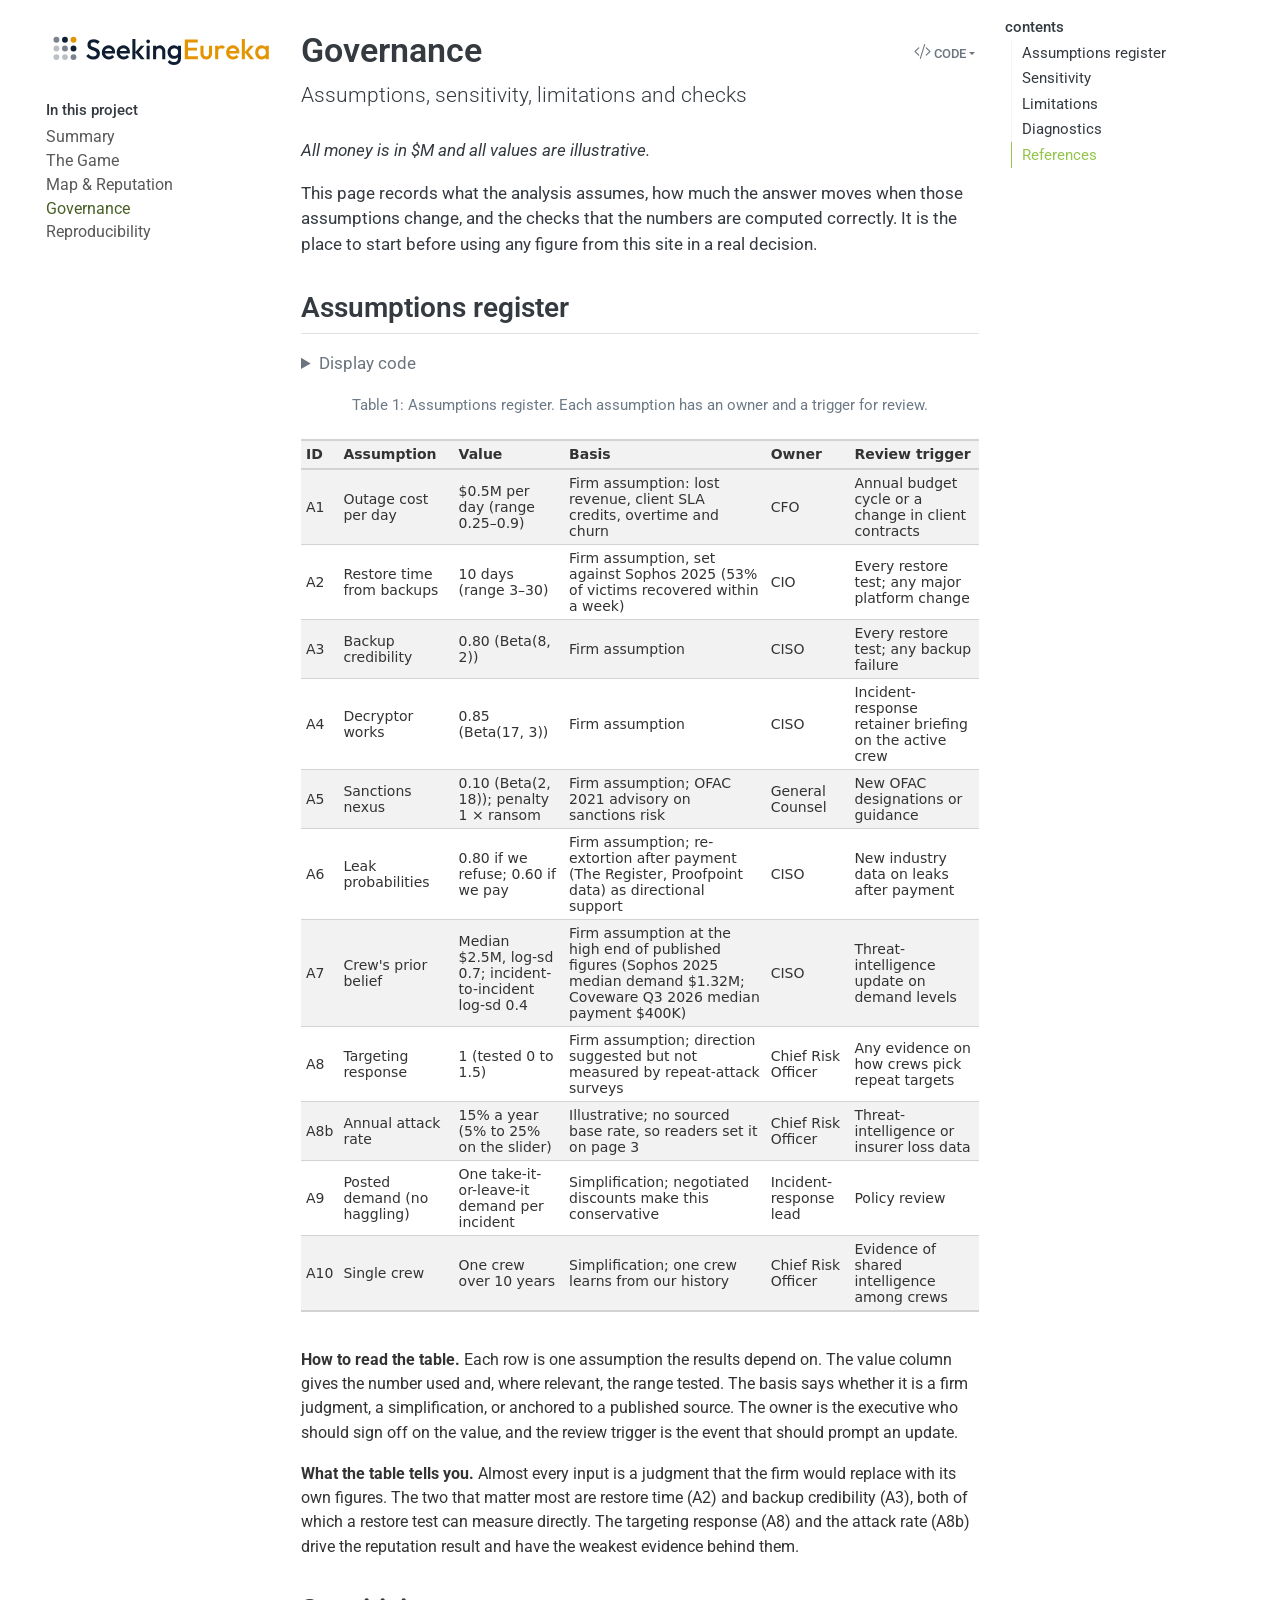
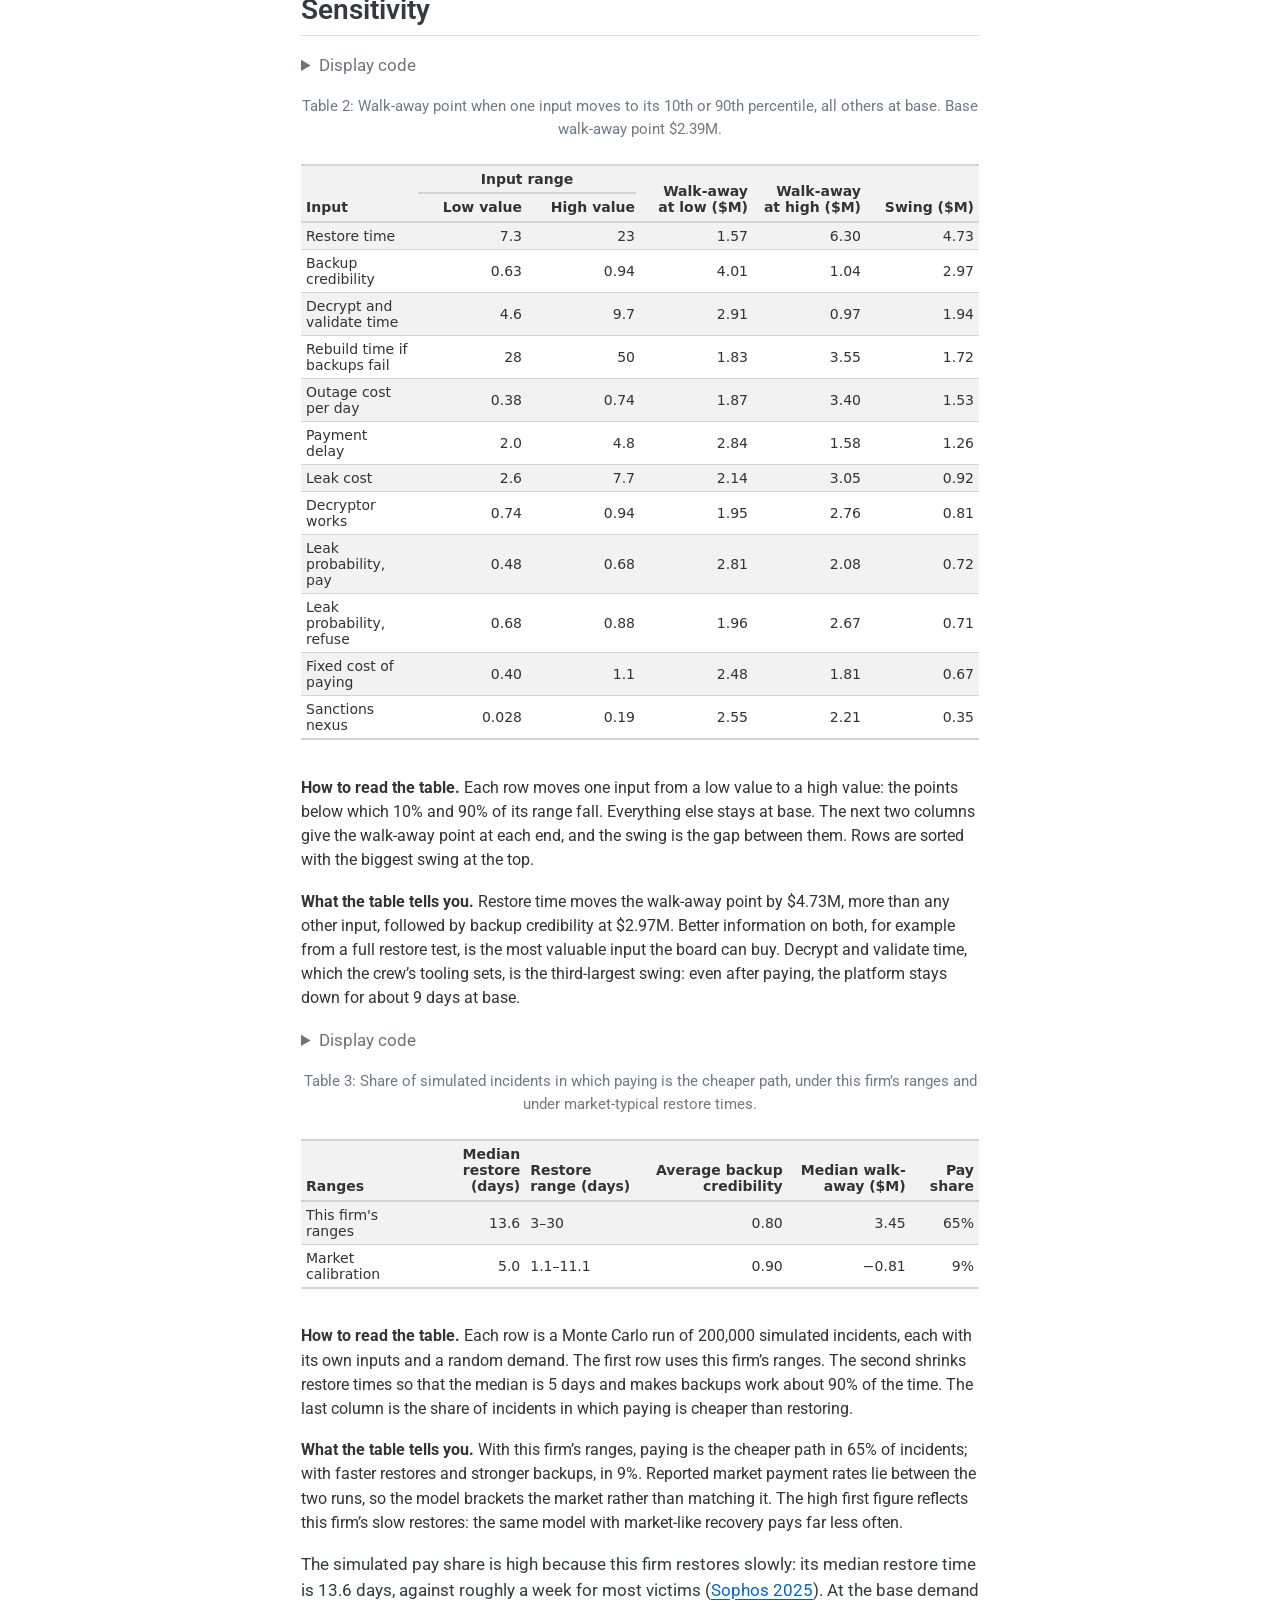
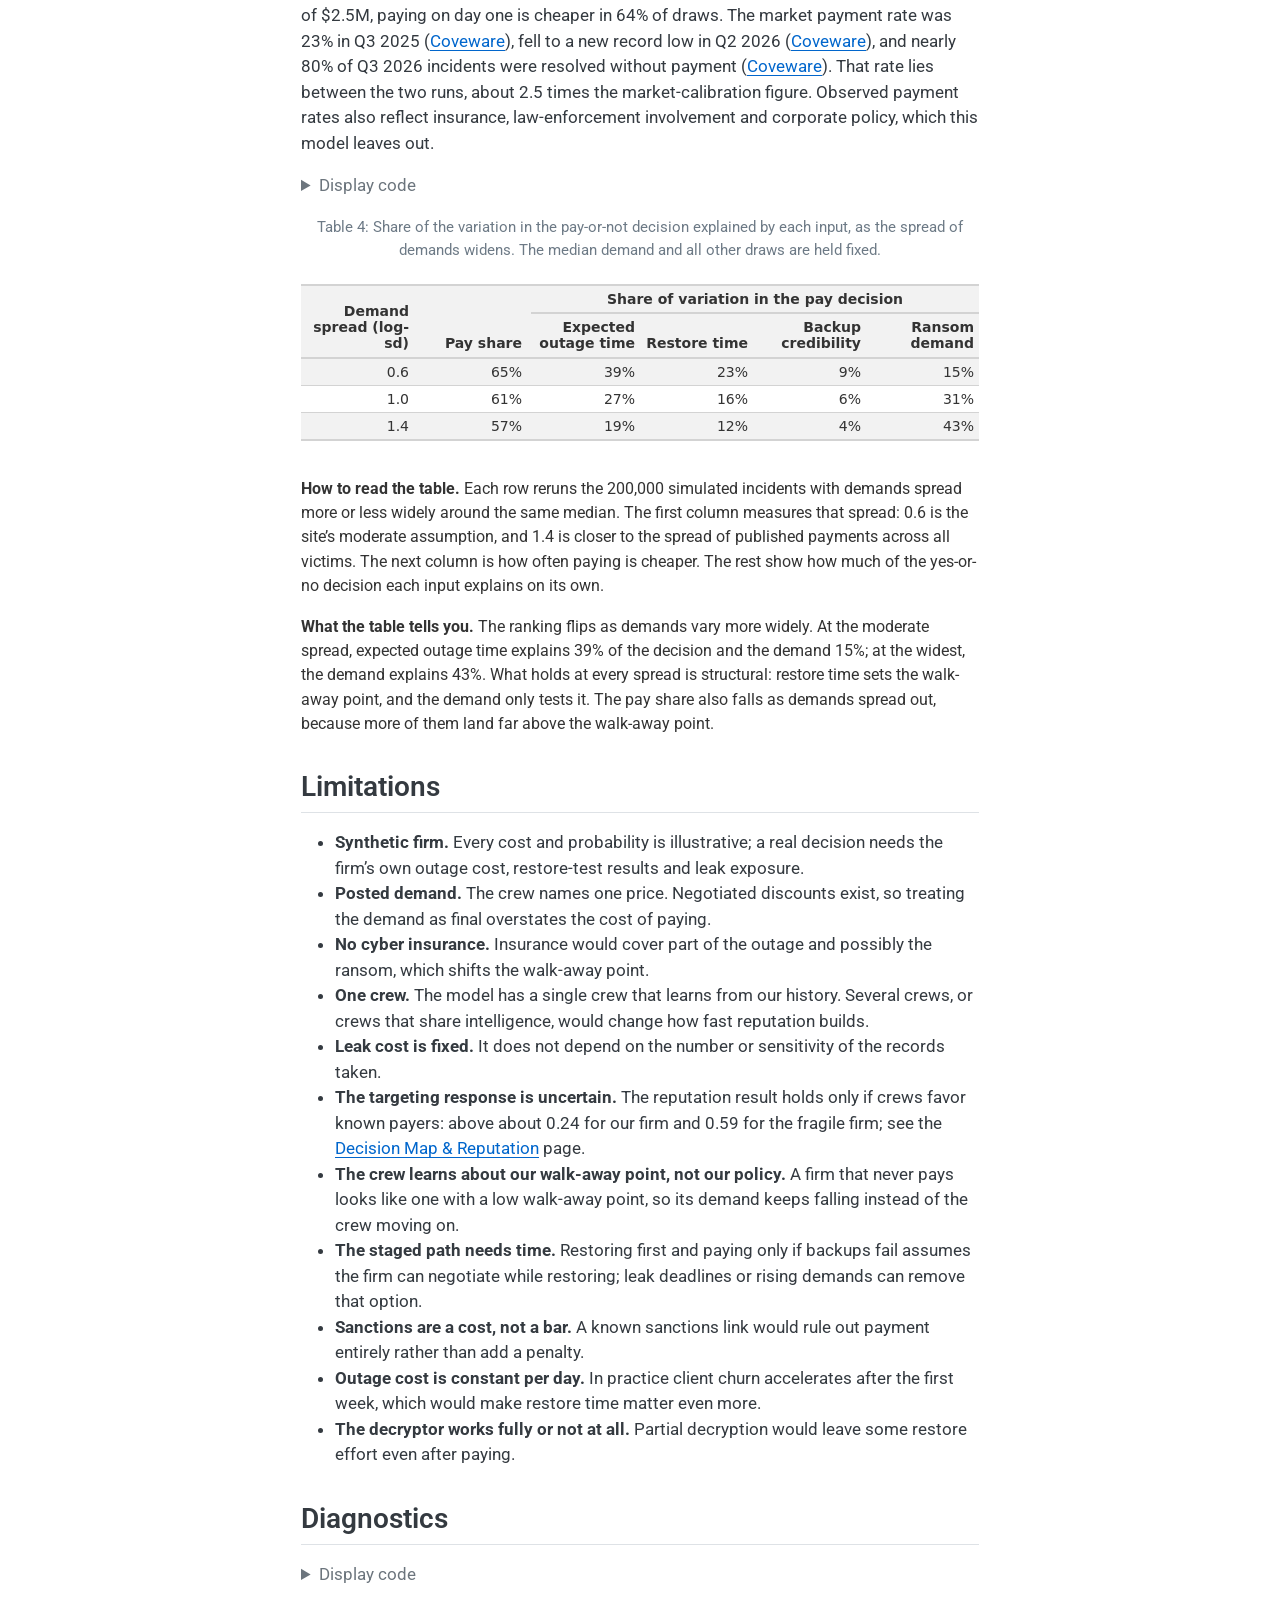
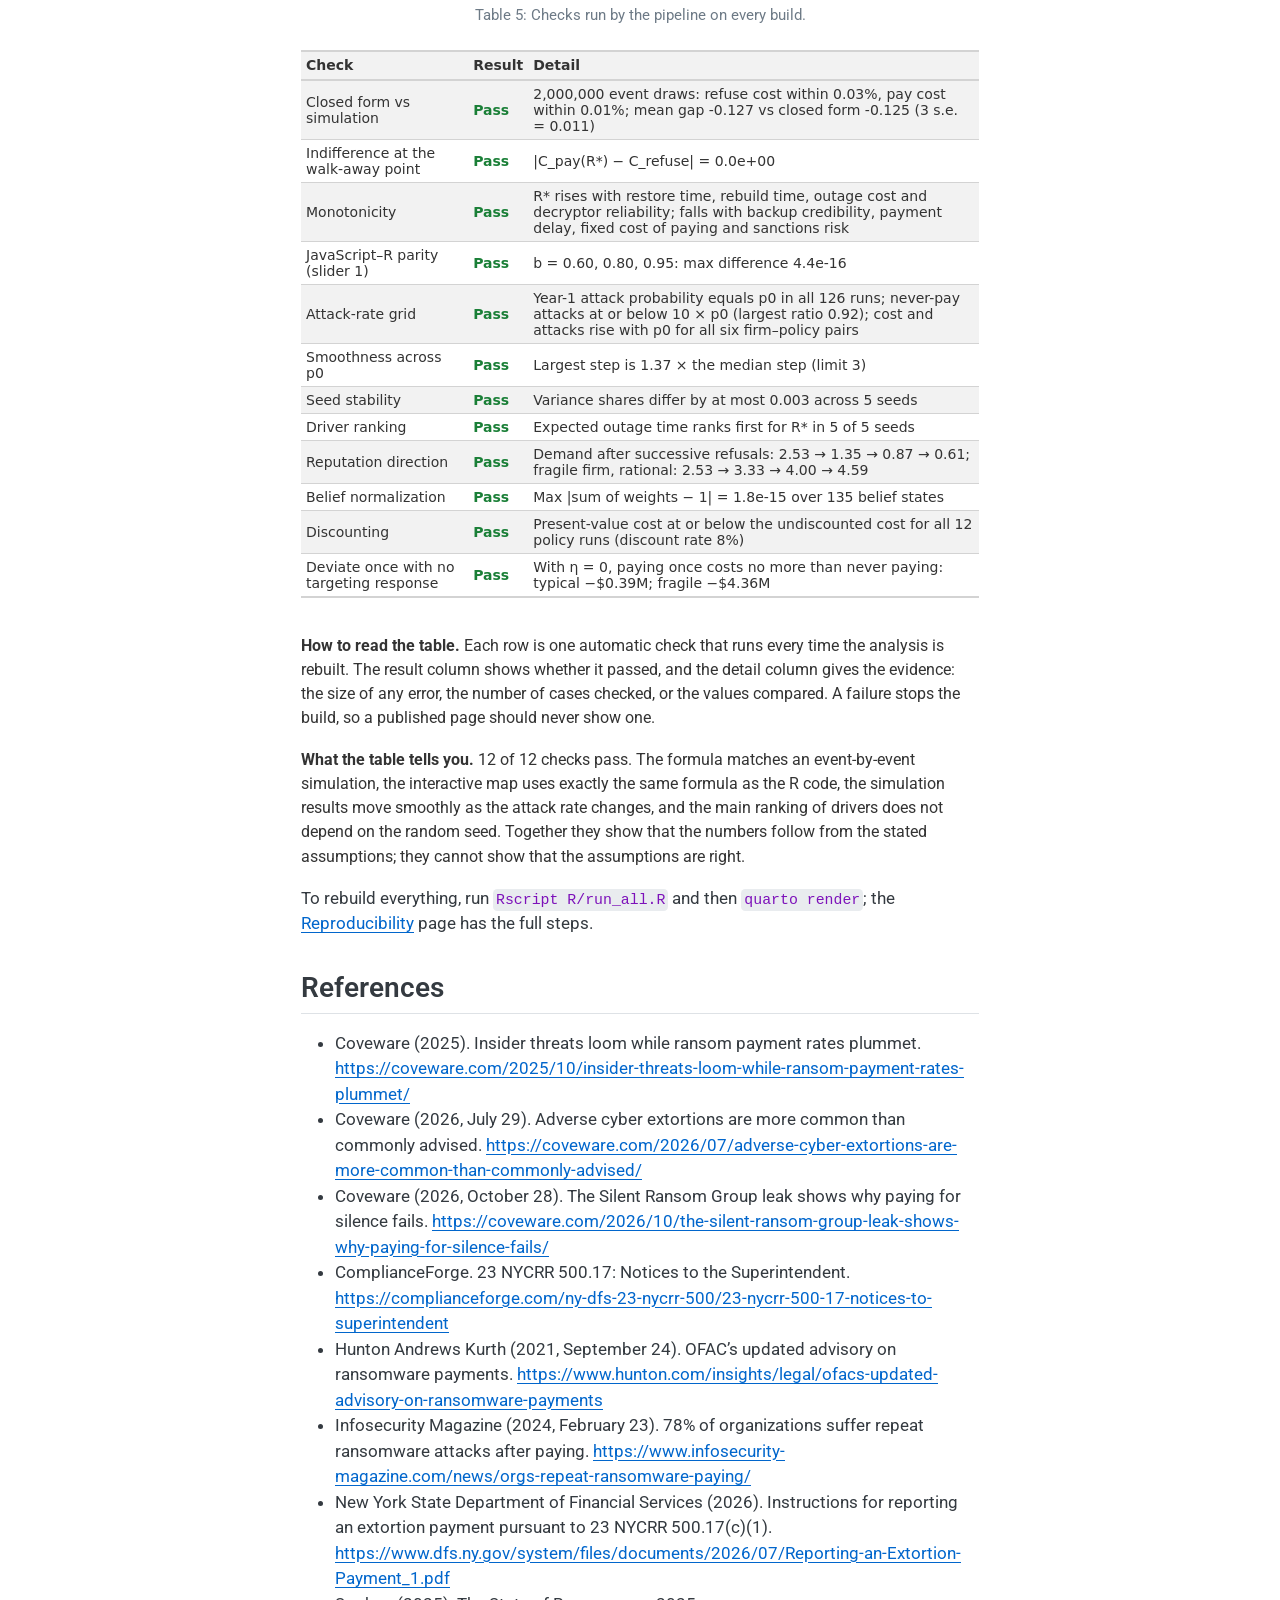
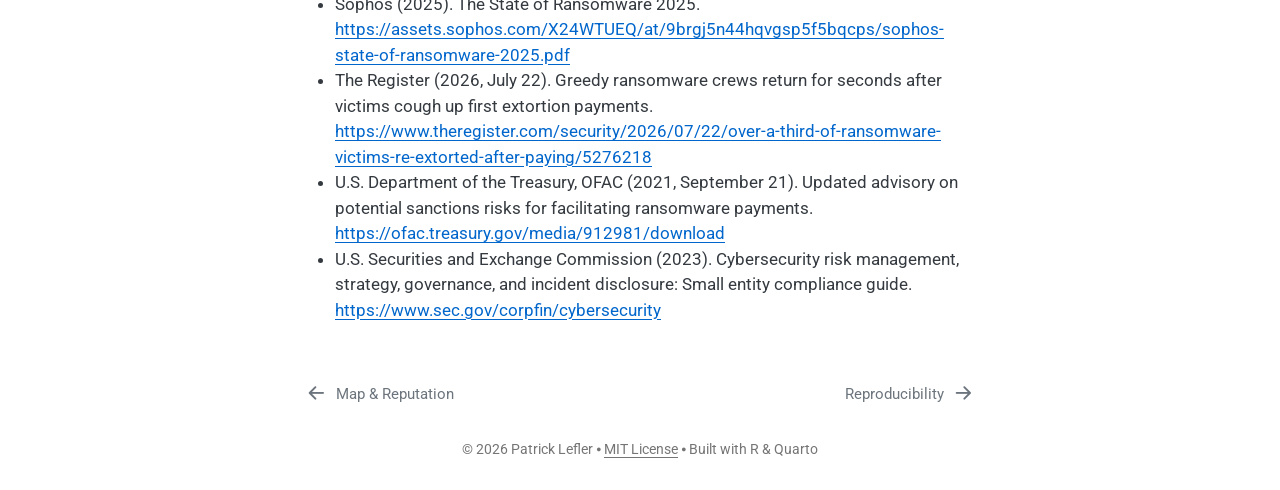
<file: docs/governance.html>
<!DOCTYPE html>
<html xmlns="http://www.w3.org/1999/xhtml" lang="en" xml:lang="en"><head>

<meta charset="utf-8">
<meta name="generator" content="quarto-1.8.26">

<meta name="viewport" content="width=device-width, initial-scale=1.0, user-scalable=yes">


<title>Governance – When Is a Ransom Worth Paying?</title>
<style>
code{white-space: pre-wrap;}
span.smallcaps{font-variant: small-caps;}
div.columns{display: flex; gap: min(4vw, 1.5em);}
div.column{flex: auto; overflow-x: auto;}
div.hanging-indent{margin-left: 1.5em; text-indent: -1.5em;}
ul.task-list{list-style: none;}
ul.task-list li input[type="checkbox"] {
  width: 0.8em;
  margin: 0 0.8em 0.2em -1em; /* quarto-specific, see https://github.com/quarto-dev/quarto-cli/issues/4556 */ 
  vertical-align: middle;
}
/* CSS for syntax highlighting */
html { -webkit-text-size-adjust: 100%; }
pre > code.sourceCode { white-space: pre; position: relative; }
pre > code.sourceCode > span { display: inline-block; line-height: 1.25; }
pre > code.sourceCode > span:empty { height: 1.2em; }
.sourceCode { overflow: visible; }
code.sourceCode > span { color: inherit; text-decoration: inherit; }
div.sourceCode { margin: 1em 0; }
pre.sourceCode { margin: 0; }
@media screen {
div.sourceCode { overflow: auto; }
}
@media print {
pre > code.sourceCode { white-space: pre-wrap; }
pre > code.sourceCode > span { text-indent: -5em; padding-left: 5em; }
}
pre.numberSource code
  { counter-reset: source-line 0; }
pre.numberSource code > span
  { position: relative; left: -4em; counter-increment: source-line; }
pre.numberSource code > span > a:first-child::before
  { content: counter(source-line);
    position: relative; left: -1em; text-align: right; vertical-align: baseline;
    border: none; display: inline-block;
    -webkit-touch-callout: none; -webkit-user-select: none;
    -khtml-user-select: none; -moz-user-select: none;
    -ms-user-select: none; user-select: none;
    padding: 0 4px; width: 4em;
  }
pre.numberSource { margin-left: 3em;  padding-left: 4px; }
div.sourceCode
  {   }
@media screen {
pre > code.sourceCode > span > a:first-child::before { text-decoration: underline; }
}
</style>


<script src="site_libs/quarto-nav/quarto-nav.js"></script>
<script src="site_libs/quarto-nav/headroom.min.js"></script>
<link href="./reproducibility.html" rel="next">
<link href="./map-reputation.html" rel="prev">
<link href="./assets/images/favicon.svg" rel="icon" type="image/svg+xml">
<script src="site_libs/clipboard/clipboard.min.js"></script>
<script src="site_libs/quarto-html/quarto.js" type="module"></script>
<script src="site_libs/quarto-html/tabsets/tabsets.js" type="module"></script>
<script src="site_libs/quarto-html/axe/axe-check.js" type="module"></script>
<script src="site_libs/quarto-html/popper.min.js"></script>
<script src="site_libs/quarto-html/tippy.umd.min.js"></script>
<script src="site_libs/quarto-html/anchor.min.js"></script>
<link href="site_libs/quarto-html/tippy.css" rel="stylesheet">
<link href="site_libs/quarto-html/quarto-syntax-highlighting-587c61ba64f3a5504c4d52d930310e48.css" rel="stylesheet" id="quarto-text-highlighting-styles">
<script src="site_libs/bootstrap/bootstrap.min.js"></script>
<link href="site_libs/bootstrap/bootstrap-icons.css" rel="stylesheet">
<link href="site_libs/bootstrap/bootstrap-57b3e5c951b8cca08672c3d8f0d54c80.min.css" rel="stylesheet" append-hash="true" id="quarto-bootstrap" data-mode="light">
<script id="quarto-search-options" type="application/json">{
  "language": {
    "search-no-results-text": "No results",
    "search-matching-documents-text": "matching documents",
    "search-copy-link-title": "Copy link to search",
    "search-hide-matches-text": "Hide additional matches",
    "search-more-match-text": "more match in this document",
    "search-more-matches-text": "more matches in this document",
    "search-clear-button-title": "Clear",
    "search-text-placeholder": "",
    "search-detached-cancel-button-title": "Cancel",
    "search-submit-button-title": "Submit",
    "search-label": "Search"
  }
}</script>
<style>html{ scroll-behavior: smooth; }</style>
<link href="site_libs/pagedtable-1.1/css/pagedtable.css" rel="stylesheet">
<script src="site_libs/pagedtable-1.1/js/pagedtable.js"></script>


</head>

<body class="nav-sidebar floating quarto-light">

<div id="quarto-search-results"></div>
  <header id="quarto-header" class="headroom fixed-top">
  <nav class="quarto-secondary-nav">
    <div class="container-fluid d-flex">
      <button type="button" class="quarto-btn-toggle btn" data-bs-toggle="collapse" role="button" data-bs-target=".quarto-sidebar-collapse-item" aria-controls="quarto-sidebar" aria-expanded="false" aria-label="Toggle sidebar navigation" onclick="if (window.quartoToggleHeadroom) { window.quartoToggleHeadroom(); }">
        <i class="bi bi-layout-text-sidebar-reverse"></i>
      </button>
        <nav class="quarto-page-breadcrumbs" aria-label="breadcrumb"><ol class="breadcrumb"><li class="breadcrumb-item"><a href="./governance.html">Governance</a></li></ol></nav>
        <a class="flex-grow-1" role="navigation" data-bs-toggle="collapse" data-bs-target=".quarto-sidebar-collapse-item" aria-controls="quarto-sidebar" aria-expanded="false" aria-label="Toggle sidebar navigation" onclick="if (window.quartoToggleHeadroom) { window.quartoToggleHeadroom(); }">      
        </a>
    </div>
  </nav>
</header>
<!-- content -->
<div id="quarto-content" class="quarto-container page-columns page-rows-contents page-layout-full">
<!-- sidebar -->
  <nav id="quarto-sidebar" class="sidebar collapse collapse-horizontal quarto-sidebar-collapse-item sidebar-navigation floating overflow-auto">
    <div class="pt-lg-2 mt-2 text-left sidebar-header">
      <a href="./index.html" class="sidebar-logo-link">
      <img src="./assets/images/logo.svg" alt="Seeking Eureka" class="sidebar-logo light-content py-0 d-lg-inline d-none">
      <img src="./assets/images/logo.svg" alt="Seeking Eureka" class="sidebar-logo dark-content py-0 d-lg-inline d-none">
      </a>
      </div>
    <div class="sidebar-menu-container"> 
    <ul class="list-unstyled mt-1">
        <li class="sidebar-item">
  <div class="sidebar-item-container"> 
  <a href="./index.html" class="sidebar-item-text sidebar-link">
 <span class="menu-text">Summary</span></a>
  </div>
</li>
        <li class="sidebar-item">
  <div class="sidebar-item-container"> 
  <a href="./game.html" class="sidebar-item-text sidebar-link">
 <span class="menu-text">The Game</span></a>
  </div>
</li>
        <li class="sidebar-item">
  <div class="sidebar-item-container"> 
  <a href="./map-reputation.html" class="sidebar-item-text sidebar-link">
 <span class="menu-text">Map &amp; Reputation</span></a>
  </div>
</li>
        <li class="sidebar-item">
  <div class="sidebar-item-container"> 
  <a href="./governance.html" class="sidebar-item-text sidebar-link active">
 <span class="menu-text">Governance</span></a>
  </div>
</li>
        <li class="sidebar-item">
  <div class="sidebar-item-container"> 
  <a href="./reproducibility.html" class="sidebar-item-text sidebar-link">
 <span class="menu-text">Reproducibility</span></a>
  </div>
</li>
    </ul>
    </div>
</nav>
<div id="quarto-sidebar-glass" class="quarto-sidebar-collapse-item" data-bs-toggle="collapse" data-bs-target=".quarto-sidebar-collapse-item"></div>
<!-- margin-sidebar -->
    <div id="quarto-margin-sidebar" class="sidebar margin-sidebar">
        <nav id="TOC" role="doc-toc" class="toc-active">
    <h2 id="toc-title">contents</h2>
   
  <ul>
  <li><a href="#assumptions-register" id="toc-assumptions-register" class="nav-link active" data-scroll-target="#assumptions-register">Assumptions register</a></li>
  <li><a href="#sensitivity" id="toc-sensitivity" class="nav-link" data-scroll-target="#sensitivity">Sensitivity</a></li>
  <li><a href="#limitations" id="toc-limitations" class="nav-link" data-scroll-target="#limitations">Limitations</a></li>
  <li><a href="#diagnostics" id="toc-diagnostics" class="nav-link" data-scroll-target="#diagnostics">Diagnostics</a></li>
  <li><a href="#references" id="toc-references" class="nav-link" data-scroll-target="#references">References</a></li>
  </ul>
</nav>
    </div>
<!-- main -->
<main class="content column-body" id="quarto-document-content">

<header id="title-block-header" class="quarto-title-block default">
<div class="quarto-title">
<div class="quarto-title-block"><div><h1 class="title">Governance</h1><button type="button" class="btn code-tools-button dropdown-toggle" id="quarto-code-tools-menu" data-bs-toggle="dropdown" aria-expanded="false"><i class="bi"></i> Code</button><ul class="dropdown-menu dropdown-menu-end" aria-labelelledby="quarto-code-tools-menu"><li><a id="quarto-show-all-code" class="dropdown-item" href="javascript:void(0)" role="button">Show All Code</a></li><li><a id="quarto-hide-all-code" class="dropdown-item" href="javascript:void(0)" role="button">Hide All Code</a></li><li><hr class="dropdown-divider"></li><li><a id="quarto-view-source" class="dropdown-item" href="javascript:void(0)" role="button">View Source</a></li></ul></div></div>
<p class="subtitle lead">Assumptions, sensitivity, limitations and checks</p>
</div>



<div class="quarto-title-meta column-body">

    
  
    
  </div>
  


</header>


<p><em>All money is in $M and all values are illustrative.</em></p>
<p>This page records what the analysis assumes, how much the answer moves when those assumptions change, and the checks that the numbers are computed correctly. It is the place to start before using any figure from this site in a real decision.</p>
<section id="assumptions-register" class="level2">
<h2 class="anchored" data-anchor-id="assumptions-register">Assumptions register</h2>
<div class="cell">
<details class="code-fold">
<summary>Display code</summary>
<div class="code-copy-outer-scaffold"><div class="sourceCode cell-code" id="cb1"><pre class="sourceCode r code-with-copy"><code class="sourceCode r"><span id="cb1-1"><a href="#cb1-1" aria-hidden="true" tabindex="-1"></a>rng <span class="ot">&lt;-</span> \(v) <span class="fu">paste</span>(<span class="fu">unlist</span>(INPUT_SPEC[[v]]<span class="sc">$</span>par)[<span class="fu">c</span>(<span class="dv">1</span>, <span class="dv">3</span>)], <span class="at">collapse =</span> <span class="st">"–"</span>)</span>
<span id="cb1-2"><a href="#cb1-2" aria-hidden="true" tabindex="-1"></a>values <span class="ot">&lt;-</span> <span class="fu">c</span>(</span>
<span id="cb1-3"><a href="#cb1-3" aria-hidden="true" tabindex="-1"></a>  <span class="at">c =</span> <span class="fu">sprintf</span>(<span class="st">"$%gM per day (range %s)"</span>, BASE<span class="sc">$</span>c, <span class="fu">rng</span>(<span class="st">"c"</span>)),</span>
<span id="cb1-4"><a href="#cb1-4" aria-hidden="true" tabindex="-1"></a>  <span class="at">T_r =</span> <span class="fu">sprintf</span>(<span class="st">"%g days (range %s)"</span>, BASE<span class="sc">$</span>T_r, <span class="fu">rng</span>(<span class="st">"T_r"</span>)),</span>
<span id="cb1-5"><a href="#cb1-5" aria-hidden="true" tabindex="-1"></a>  <span class="at">b =</span> <span class="fu">sprintf</span>(<span class="st">"%.2f (Beta(8, 2))"</span>, BASE<span class="sc">$</span>b),</span>
<span id="cb1-6"><a href="#cb1-6" aria-hidden="true" tabindex="-1"></a>  <span class="at">q =</span> <span class="fu">sprintf</span>(<span class="st">"%.2f (Beta(17, 3))"</span>, BASE<span class="sc">$</span>q),</span>
<span id="cb1-7"><a href="#cb1-7" aria-hidden="true" tabindex="-1"></a>  <span class="at">s =</span> <span class="fu">sprintf</span>(<span class="st">"%.2f (Beta(2, 18)); penalty %g × ransom"</span>, BASE<span class="sc">$</span>s, BASE<span class="sc">$</span>kappa),</span>
<span id="cb1-8"><a href="#cb1-8" aria-hidden="true" tabindex="-1"></a>  <span class="st">`</span><span class="at">p_np|p_p</span><span class="st">`</span> <span class="ot">=</span> <span class="fu">sprintf</span>(<span class="st">"%.2f if we refuse; %.2f if we pay"</span>, BASE<span class="sc">$</span>p_np, BASE<span class="sc">$</span>p_p),</span>
<span id="cb1-9"><a href="#cb1-9" aria-hidden="true" tabindex="-1"></a>  <span class="at">prior =</span> <span class="fu">sprintf</span>(<span class="st">"Median $%gM, log-sd %g; incident-to-incident log-sd %g"</span>, bp<span class="sc">$</span>prior_median, bp<span class="sc">$</span>prior_sdlog, bp<span class="sc">$</span>incident_sdlog),</span>
<span id="cb1-10"><a href="#cb1-10" aria-hidden="true" tabindex="-1"></a>  <span class="at">eta =</span> <span class="fu">sprintf</span>(<span class="st">"%g (tested %g to %g)"</span>, P<span class="sc">$</span>reputation<span class="sc">$</span>eta_base, <span class="fu">min</span>(ETA_FINE), <span class="fu">max</span>(ETA_FINE)),</span>
<span id="cb1-11"><a href="#cb1-11" aria-hidden="true" tabindex="-1"></a>  <span class="at">p0 =</span> <span class="fu">sprintf</span>(<span class="st">"%s a year (%s to %s on the slider)"</span>, <span class="fu">fmt_pct</span>(P<span class="sc">$</span>reputation<span class="sc">$</span>p0_base), <span class="fu">fmt_pct</span>(<span class="fu">min</span>(P0_GRID)), <span class="fu">fmt_pct</span>(<span class="fu">max</span>(P0_GRID))),</span>
<span id="cb1-12"><a href="#cb1-12" aria-hidden="true" tabindex="-1"></a>  <span class="at">posted =</span> <span class="st">"One take-it-or-leave-it demand per incident"</span>,</span>
<span id="cb1-13"><a href="#cb1-13" aria-hidden="true" tabindex="-1"></a>  <span class="at">crew =</span> <span class="fu">sprintf</span>(<span class="st">"One crew over %d years"</span>, P<span class="sc">$</span>reputation<span class="sc">$</span>years)</span>
<span id="cb1-14"><a href="#cb1-14" aria-hidden="true" tabindex="-1"></a>)</span>
<span id="cb1-15"><a href="#cb1-15" aria-hidden="true" tabindex="-1"></a>readr<span class="sc">::</span><span class="fu">read_csv</span>(<span class="fu">file.path</span>(PROJECT_ROOT, <span class="st">"data"</span>, <span class="st">"assumptions_register.csv"</span>), <span class="at">show_col_types =</span> <span class="cn">FALSE</span>) <span class="sc">|&gt;</span></span>
<span id="cb1-16"><a href="#cb1-16" aria-hidden="true" tabindex="-1"></a>  <span class="fu">mutate</span>(<span class="at">value =</span> values[param]) <span class="sc">|&gt;</span></span>
<span id="cb1-17"><a href="#cb1-17" aria-hidden="true" tabindex="-1"></a>  <span class="fu">select</span>(id, assumption, value, basis, owner, review_trigger) <span class="sc">|&gt;</span></span>
<span id="cb1-18"><a href="#cb1-18" aria-hidden="true" tabindex="-1"></a>  <span class="fu">gt</span>() <span class="sc">|&gt;</span></span>
<span id="cb1-19"><a href="#cb1-19" aria-hidden="true" tabindex="-1"></a>  <span class="fu">cols_label</span>(<span class="at">id =</span> <span class="st">"ID"</span>, <span class="at">assumption =</span> <span class="st">"Assumption"</span>, <span class="at">value =</span> <span class="st">"Value"</span>, <span class="at">basis =</span> <span class="st">"Basis"</span>,</span>
<span id="cb1-20"><a href="#cb1-20" aria-hidden="true" tabindex="-1"></a>             <span class="at">owner =</span> <span class="st">"Owner"</span>, <span class="at">review_trigger =</span> <span class="st">"Review trigger"</span>) <span class="sc">|&gt;</span></span>
<span id="cb1-21"><a href="#cb1-21" aria-hidden="true" tabindex="-1"></a>  <span class="fu">cols_width</span>(id <span class="sc">~</span> <span class="fu">px</span>(<span class="dv">50</span>), value <span class="sc">~</span> <span class="fu">px</span>(<span class="dv">200</span>)) <span class="sc">|&gt;</span></span>
<span id="cb1-22"><a href="#cb1-22" aria-hidden="true" tabindex="-1"></a>  <span class="fu">gt_board</span>()</span></code></pre></div><button title="Copy to Clipboard" class="code-copy-button"><i class="bi"></i></button></div>
</details>
<div id="tbl-assumptions" class="cell quarto-float quarto-figure quarto-figure-center anchored">
<figure class="quarto-float quarto-float-tbl figure">
<figcaption class="quarto-float-caption-top quarto-float-caption quarto-float-tbl" id="tbl-assumptions-caption-0ceaefa1-69ba-4598-a22c-09a6ac19f8ca">
Table&nbsp;1: Assumptions register. Each assumption has an owner and a trigger for review.
</figcaption>
<div aria-describedby="tbl-assumptions-caption-0ceaefa1-69ba-4598-a22c-09a6ac19f8ca">
<div class="cell-output-display">
<div id="ckjpflxptp" style="padding-left:0px;padding-right:0px;padding-top:10px;padding-bottom:10px;overflow-x:auto;overflow-y:auto;width:auto;height:auto;">
<style>#ckjpflxptp table {
  font-family: system-ui, 'Segoe UI', Roboto, Helvetica, Arial, sans-serif, 'Apple Color Emoji', 'Segoe UI Emoji', 'Segoe UI Symbol', 'Noto Color Emoji';
  -webkit-font-smoothing: antialiased;
  -moz-osx-font-smoothing: grayscale;
}

#ckjpflxptp thead, #ckjpflxptp tbody, #ckjpflxptp tfoot, #ckjpflxptp tr, #ckjpflxptp td, #ckjpflxptp th {
  border-style: none;
}

#ckjpflxptp p {
  margin: 0;
  padding: 0;
}

#ckjpflxptp .gt_table {
  display: table;
  border-collapse: collapse;
  line-height: normal;
  margin-left: auto;
  margin-right: auto;
  color: #333333;
  font-size: 14px;
  font-weight: normal;
  font-style: normal;
  background-color: #FFFFFF;
  width: auto;
  border-top-style: none;
  border-top-width: 2px;
  border-top-color: #A8A8A8;
  border-right-style: none;
  border-right-width: 2px;
  border-right-color: #D3D3D3;
  border-bottom-style: solid;
  border-bottom-width: 2px;
  border-bottom-color: #A8A8A8;
  border-left-style: none;
  border-left-width: 2px;
  border-left-color: #D3D3D3;
}

#ckjpflxptp .gt_caption {
  padding-top: 4px;
  padding-bottom: 4px;
}

#ckjpflxptp .gt_title {
  color: #333333;
  font-size: 125%;
  font-weight: initial;
  padding-top: 4px;
  padding-bottom: 4px;
  padding-left: 5px;
  padding-right: 5px;
  border-bottom-color: #FFFFFF;
  border-bottom-width: 0;
}

#ckjpflxptp .gt_subtitle {
  color: #333333;
  font-size: 85%;
  font-weight: initial;
  padding-top: 3px;
  padding-bottom: 5px;
  padding-left: 5px;
  padding-right: 5px;
  border-top-color: #FFFFFF;
  border-top-width: 0;
}

#ckjpflxptp .gt_heading {
  background-color: #FFFFFF;
  text-align: left;
  border-bottom-color: #FFFFFF;
  border-left-style: none;
  border-left-width: 1px;
  border-left-color: #D3D3D3;
  border-right-style: none;
  border-right-width: 1px;
  border-right-color: #D3D3D3;
}

#ckjpflxptp .gt_bottom_border {
  border-bottom-style: solid;
  border-bottom-width: 2px;
  border-bottom-color: #D3D3D3;
}

#ckjpflxptp .gt_col_headings {
  border-top-style: solid;
  border-top-width: 2px;
  border-top-color: #D3D3D3;
  border-bottom-style: solid;
  border-bottom-width: 2px;
  border-bottom-color: #D3D3D3;
  border-left-style: none;
  border-left-width: 1px;
  border-left-color: #D3D3D3;
  border-right-style: none;
  border-right-width: 1px;
  border-right-color: #D3D3D3;
}

#ckjpflxptp .gt_col_heading {
  color: #333333;
  background-color: #F2F2F2;
  font-size: 100%;
  font-weight: bold;
  text-transform: inherit;
  border-left-style: none;
  border-left-width: 1px;
  border-left-color: #D3D3D3;
  border-right-style: none;
  border-right-width: 1px;
  border-right-color: #D3D3D3;
  vertical-align: bottom;
  padding-top: 5px;
  padding-bottom: 6px;
  padding-left: 5px;
  padding-right: 5px;
  overflow-x: hidden;
}

#ckjpflxptp .gt_column_spanner_outer {
  color: #333333;
  background-color: #F2F2F2;
  font-size: 100%;
  font-weight: bold;
  text-transform: inherit;
  padding-top: 0;
  padding-bottom: 0;
  padding-left: 4px;
  padding-right: 4px;
}

#ckjpflxptp .gt_column_spanner_outer:first-child {
  padding-left: 0;
}

#ckjpflxptp .gt_column_spanner_outer:last-child {
  padding-right: 0;
}

#ckjpflxptp .gt_column_spanner {
  border-bottom-style: solid;
  border-bottom-width: 2px;
  border-bottom-color: #D3D3D3;
  vertical-align: bottom;
  padding-top: 5px;
  padding-bottom: 5px;
  overflow-x: hidden;
  display: inline-block;
  width: 100%;
}

#ckjpflxptp .gt_spanner_row {
  border-bottom-style: hidden;
}

#ckjpflxptp .gt_group_heading {
  padding-top: 8px;
  padding-bottom: 8px;
  padding-left: 5px;
  padding-right: 5px;
  color: #333333;
  background-color: #FFFFFF;
  font-size: 100%;
  font-weight: initial;
  text-transform: inherit;
  border-top-style: solid;
  border-top-width: 2px;
  border-top-color: #D3D3D3;
  border-bottom-style: solid;
  border-bottom-width: 2px;
  border-bottom-color: #D3D3D3;
  border-left-style: none;
  border-left-width: 1px;
  border-left-color: #D3D3D3;
  border-right-style: none;
  border-right-width: 1px;
  border-right-color: #D3D3D3;
  vertical-align: middle;
  text-align: left;
}

#ckjpflxptp .gt_empty_group_heading {
  padding: 0.5px;
  color: #333333;
  background-color: #FFFFFF;
  font-size: 100%;
  font-weight: initial;
  border-top-style: solid;
  border-top-width: 2px;
  border-top-color: #D3D3D3;
  border-bottom-style: solid;
  border-bottom-width: 2px;
  border-bottom-color: #D3D3D3;
  vertical-align: middle;
}

#ckjpflxptp .gt_from_md > :first-child {
  margin-top: 0;
}

#ckjpflxptp .gt_from_md > :last-child {
  margin-bottom: 0;
}

#ckjpflxptp .gt_row {
  padding-top: 5px;
  padding-bottom: 5px;
  padding-left: 5px;
  padding-right: 5px;
  margin: 10px;
  border-top-style: solid;
  border-top-width: 1px;
  border-top-color: #D3D3D3;
  border-left-style: none;
  border-left-width: 1px;
  border-left-color: #D3D3D3;
  border-right-style: none;
  border-right-width: 1px;
  border-right-color: #D3D3D3;
  vertical-align: middle;
  overflow-x: hidden;
}

#ckjpflxptp .gt_stub {
  color: #333333;
  background-color: #FFFFFF;
  font-size: 100%;
  font-weight: initial;
  text-transform: inherit;
  border-right-style: solid;
  border-right-width: 2px;
  border-right-color: #D3D3D3;
  padding-left: 5px;
  padding-right: 5px;
}

#ckjpflxptp .gt_stub_row_group {
  color: #333333;
  background-color: #FFFFFF;
  font-size: 100%;
  font-weight: initial;
  text-transform: inherit;
  border-right-style: solid;
  border-right-width: 2px;
  border-right-color: #D3D3D3;
  padding-left: 5px;
  padding-right: 5px;
  vertical-align: top;
}

#ckjpflxptp .gt_row_group_first td {
  border-top-width: 2px;
}

#ckjpflxptp .gt_row_group_first th {
  border-top-width: 2px;
}

#ckjpflxptp .gt_summary_row {
  color: #333333;
  background-color: #FFFFFF;
  text-transform: inherit;
  padding-top: 8px;
  padding-bottom: 8px;
  padding-left: 5px;
  padding-right: 5px;
}

#ckjpflxptp .gt_first_summary_row {
  border-top-style: solid;
  border-top-color: #D3D3D3;
}

#ckjpflxptp .gt_first_summary_row.thick {
  border-top-width: 2px;
}

#ckjpflxptp .gt_last_summary_row {
  padding-top: 8px;
  padding-bottom: 8px;
  padding-left: 5px;
  padding-right: 5px;
  border-bottom-style: solid;
  border-bottom-width: 2px;
  border-bottom-color: #D3D3D3;
}

#ckjpflxptp .gt_grand_summary_row {
  color: #333333;
  background-color: #FFFFFF;
  text-transform: inherit;
  padding-top: 8px;
  padding-bottom: 8px;
  padding-left: 5px;
  padding-right: 5px;
}

#ckjpflxptp .gt_first_grand_summary_row {
  padding-top: 8px;
  padding-bottom: 8px;
  padding-left: 5px;
  padding-right: 5px;
  border-top-style: double;
  border-top-width: 6px;
  border-top-color: #D3D3D3;
}

#ckjpflxptp .gt_last_grand_summary_row_top {
  padding-top: 8px;
  padding-bottom: 8px;
  padding-left: 5px;
  padding-right: 5px;
  border-bottom-style: double;
  border-bottom-width: 6px;
  border-bottom-color: #D3D3D3;
}

#ckjpflxptp .gt_striped {
  background-color: rgba(128, 128, 128, 0.05);
}

#ckjpflxptp .gt_table_body {
  border-top-style: solid;
  border-top-width: 2px;
  border-top-color: #D3D3D3;
  border-bottom-style: solid;
  border-bottom-width: 2px;
  border-bottom-color: #D3D3D3;
}

#ckjpflxptp .gt_footnotes {
  color: #333333;
  background-color: #FFFFFF;
  border-bottom-style: none;
  border-bottom-width: 2px;
  border-bottom-color: #D3D3D3;
  border-left-style: none;
  border-left-width: 2px;
  border-left-color: #D3D3D3;
  border-right-style: none;
  border-right-width: 2px;
  border-right-color: #D3D3D3;
}

#ckjpflxptp .gt_footnote {
  margin: 0px;
  font-size: 90%;
  padding-top: 4px;
  padding-bottom: 4px;
  padding-left: 5px;
  padding-right: 5px;
}

#ckjpflxptp .gt_sourcenotes {
  color: #333333;
  background-color: #FFFFFF;
  border-bottom-style: none;
  border-bottom-width: 2px;
  border-bottom-color: #D3D3D3;
  border-left-style: none;
  border-left-width: 2px;
  border-left-color: #D3D3D3;
  border-right-style: none;
  border-right-width: 2px;
  border-right-color: #D3D3D3;
}

#ckjpflxptp .gt_sourcenote {
  font-size: 90%;
  padding-top: 4px;
  padding-bottom: 4px;
  padding-left: 5px;
  padding-right: 5px;
}

#ckjpflxptp .gt_left {
  text-align: left;
}

#ckjpflxptp .gt_center {
  text-align: center;
}

#ckjpflxptp .gt_right {
  text-align: right;
  font-variant-numeric: tabular-nums;
}

#ckjpflxptp .gt_font_normal {
  font-weight: normal;
}

#ckjpflxptp .gt_font_bold {
  font-weight: bold;
}

#ckjpflxptp .gt_font_italic {
  font-style: italic;
}

#ckjpflxptp .gt_super {
  font-size: 65%;
}

#ckjpflxptp .gt_footnote_marks {
  font-size: 75%;
  vertical-align: 0.4em;
  position: initial;
}

#ckjpflxptp .gt_asterisk {
  font-size: 100%;
  vertical-align: 0;
}

#ckjpflxptp .gt_indent_1 {
  text-indent: 5px;
}

#ckjpflxptp .gt_indent_2 {
  text-indent: 10px;
}

#ckjpflxptp .gt_indent_3 {
  text-indent: 15px;
}

#ckjpflxptp .gt_indent_4 {
  text-indent: 20px;
}

#ckjpflxptp .gt_indent_5 {
  text-indent: 25px;
}

#ckjpflxptp .katex-display {
  display: inline-flex !important;
  margin-bottom: 0.75em !important;
}

#ckjpflxptp div.Reactable > div.rt-table > div.rt-thead > div.rt-tr.rt-tr-group-header > div.rt-th-group:after {
  height: 0px !important;
}
</style>

<table class="gt_table do-not-create-environment cell caption-top table table-sm table-striped small" data-quarto-bootstrap="false">
<thead>
<tr class="gt_col_headings header">
<th id="id" class="gt_col_heading gt_columns_bottom_border gt_left" data-quarto-table-cell-role="th" scope="col">ID</th>
<th id="assumption" class="gt_col_heading gt_columns_bottom_border gt_left" data-quarto-table-cell-role="th" scope="col">Assumption</th>
<th id="value" class="gt_col_heading gt_columns_bottom_border gt_left" data-quarto-table-cell-role="th" scope="col">Value</th>
<th id="basis" class="gt_col_heading gt_columns_bottom_border gt_left" data-quarto-table-cell-role="th" scope="col">Basis</th>
<th id="owner" class="gt_col_heading gt_columns_bottom_border gt_left" data-quarto-table-cell-role="th" scope="col">Owner</th>
<th id="review_trigger" class="gt_col_heading gt_columns_bottom_border gt_left" data-quarto-table-cell-role="th" scope="col">Review trigger</th>
</tr>
</thead>
<tbody class="gt_table_body">
<tr class="odd">
<td class="gt_row gt_left" headers="id">A1</td>
<td class="gt_row gt_left" headers="assumption">Outage cost per day</td>
<td class="gt_row gt_left" headers="value">$0.5M per day (range 0.25–0.9)</td>
<td class="gt_row gt_left" headers="basis">Firm assumption: lost revenue, client SLA credits, overtime and churn</td>
<td class="gt_row gt_left" headers="owner">CFO</td>
<td class="gt_row gt_left" headers="review_trigger">Annual budget cycle or a change in client contracts</td>
</tr>
<tr class="even">
<td class="gt_row gt_left" headers="id">A2</td>
<td class="gt_row gt_left" headers="assumption">Restore time from backups</td>
<td class="gt_row gt_left" headers="value">10 days (range 3–30)</td>
<td class="gt_row gt_left" headers="basis">Firm assumption, set against Sophos 2025 (53% of victims recovered within a week)</td>
<td class="gt_row gt_left" headers="owner">CIO</td>
<td class="gt_row gt_left" headers="review_trigger">Every restore test; any major platform change</td>
</tr>
<tr class="odd">
<td class="gt_row gt_left" headers="id">A3</td>
<td class="gt_row gt_left" headers="assumption">Backup credibility</td>
<td class="gt_row gt_left" headers="value">0.80 (Beta(8, 2))</td>
<td class="gt_row gt_left" headers="basis">Firm assumption</td>
<td class="gt_row gt_left" headers="owner">CISO</td>
<td class="gt_row gt_left" headers="review_trigger">Every restore test; any backup failure</td>
</tr>
<tr class="even">
<td class="gt_row gt_left" headers="id">A4</td>
<td class="gt_row gt_left" headers="assumption">Decryptor works</td>
<td class="gt_row gt_left" headers="value">0.85 (Beta(17, 3))</td>
<td class="gt_row gt_left" headers="basis">Firm assumption</td>
<td class="gt_row gt_left" headers="owner">CISO</td>
<td class="gt_row gt_left" headers="review_trigger">Incident-response retainer briefing on the active crew</td>
</tr>
<tr class="odd">
<td class="gt_row gt_left" headers="id">A5</td>
<td class="gt_row gt_left" headers="assumption">Sanctions nexus</td>
<td class="gt_row gt_left" headers="value">0.10 (Beta(2, 18)); penalty 1 × ransom</td>
<td class="gt_row gt_left" headers="basis">Firm assumption; OFAC 2021 advisory on sanctions risk</td>
<td class="gt_row gt_left" headers="owner">General Counsel</td>
<td class="gt_row gt_left" headers="review_trigger">New OFAC designations or guidance</td>
</tr>
<tr class="even">
<td class="gt_row gt_left" headers="id">A6</td>
<td class="gt_row gt_left" headers="assumption">Leak probabilities</td>
<td class="gt_row gt_left" headers="value">0.80 if we refuse; 0.60 if we pay</td>
<td class="gt_row gt_left" headers="basis">Firm assumption; re-extortion after payment (The Register, Proofpoint data) as directional support</td>
<td class="gt_row gt_left" headers="owner">CISO</td>
<td class="gt_row gt_left" headers="review_trigger">New industry data on leaks after payment</td>
</tr>
<tr class="odd">
<td class="gt_row gt_left" headers="id">A7</td>
<td class="gt_row gt_left" headers="assumption">Crew's prior belief</td>
<td class="gt_row gt_left" headers="value">Median $2.5M, log-sd 0.7; incident-to-incident log-sd 0.4</td>
<td class="gt_row gt_left" headers="basis">Firm assumption at the high end of published figures (Sophos 2025 median demand $1.32M; Coveware Q3 2026 median payment $400K)</td>
<td class="gt_row gt_left" headers="owner">CISO</td>
<td class="gt_row gt_left" headers="review_trigger">Threat-intelligence update on demand levels</td>
</tr>
<tr class="even">
<td class="gt_row gt_left" headers="id">A8</td>
<td class="gt_row gt_left" headers="assumption">Targeting response</td>
<td class="gt_row gt_left" headers="value">1 (tested 0 to 1.5)</td>
<td class="gt_row gt_left" headers="basis">Firm assumption; direction suggested but not measured by repeat-attack surveys</td>
<td class="gt_row gt_left" headers="owner">Chief Risk Officer</td>
<td class="gt_row gt_left" headers="review_trigger">Any evidence on how crews pick repeat targets</td>
</tr>
<tr class="odd">
<td class="gt_row gt_left" headers="id">A8b</td>
<td class="gt_row gt_left" headers="assumption">Annual attack rate</td>
<td class="gt_row gt_left" headers="value">15% a year (5% to 25% on the slider)</td>
<td class="gt_row gt_left" headers="basis">Illustrative; no sourced base rate, so readers set it on page 3</td>
<td class="gt_row gt_left" headers="owner">Chief Risk Officer</td>
<td class="gt_row gt_left" headers="review_trigger">Threat-intelligence or insurer loss data</td>
</tr>
<tr class="even">
<td class="gt_row gt_left" headers="id">A9</td>
<td class="gt_row gt_left" headers="assumption">Posted demand (no haggling)</td>
<td class="gt_row gt_left" headers="value">One take-it-or-leave-it demand per incident</td>
<td class="gt_row gt_left" headers="basis">Simplification; negotiated discounts make this conservative</td>
<td class="gt_row gt_left" headers="owner">Incident-response lead</td>
<td class="gt_row gt_left" headers="review_trigger">Policy review</td>
</tr>
<tr class="odd">
<td class="gt_row gt_left" headers="id">A10</td>
<td class="gt_row gt_left" headers="assumption">Single crew</td>
<td class="gt_row gt_left" headers="value">One crew over 10 years</td>
<td class="gt_row gt_left" headers="basis">Simplification; one crew learns from our history</td>
<td class="gt_row gt_left" headers="owner">Chief Risk Officer</td>
<td class="gt_row gt_left" headers="review_trigger">Evidence of shared intelligence among crews</td>
</tr>
</tbody>
</table>

</div>
</div>
</div>
</figure>
</div>
</div>
<div class="reader-note">
<p><strong>How to read the table.</strong> Each row is one assumption the results depend on. The value column gives the number used and, where relevant, the range tested. The basis says whether it is a firm judgment, a simplification, or anchored to a published source. The owner is the executive who should sign off on the value, and the review trigger is the event that should prompt an update.</p>
<p><strong>What the table tells you.</strong> Almost every input is a judgment that the firm would replace with its own figures. The two that matter most are restore time (A2) and backup credibility (A3), both of which a restore test can measure directly. The targeting response (A8) and the attack rate (A8b) drive the reputation result and have the weakest evidence behind them.</p>
</div>
</section>
<section id="sensitivity" class="level2">
<h2 class="anchored" data-anchor-id="sensitivity">Sensitivity</h2>
<div class="cell">
<details class="code-fold">
<summary>Display code</summary>
<div class="code-copy-outer-scaffold"><div class="sourceCode cell-code" id="cb2"><pre class="sourceCode r code-with-copy"><code class="sourceCode r"><span id="cb2-1"><a href="#cb2-1" aria-hidden="true" tabindex="-1"></a>sens<span class="sc">$</span>oat <span class="sc">|&gt;</span></span>
<span id="cb2-2"><a href="#cb2-2" aria-hidden="true" tabindex="-1"></a>  <span class="fu">select</span>(label, low, high, R_low, R_high, swing) <span class="sc">|&gt;</span></span>
<span id="cb2-3"><a href="#cb2-3" aria-hidden="true" tabindex="-1"></a>  <span class="fu">gt</span>() <span class="sc">|&gt;</span></span>
<span id="cb2-4"><a href="#cb2-4" aria-hidden="true" tabindex="-1"></a>  <span class="fu">cols_label</span>(<span class="at">label =</span> <span class="st">"Input"</span>, <span class="at">low =</span> <span class="st">"Low value"</span>, <span class="at">high =</span> <span class="st">"High value"</span>,</span>
<span id="cb2-5"><a href="#cb2-5" aria-hidden="true" tabindex="-1"></a>             <span class="at">R_low =</span> <span class="st">"Walk-away at low ($M)"</span>, <span class="at">R_high =</span> <span class="st">"Walk-away at high ($M)"</span>, <span class="at">swing =</span> <span class="st">"Swing ($M)"</span>) <span class="sc">|&gt;</span></span>
<span id="cb2-6"><a href="#cb2-6" aria-hidden="true" tabindex="-1"></a>  <span class="fu">fmt_number</span>(<span class="at">columns =</span> <span class="fu">c</span>(low, high), <span class="at">n_sigfig =</span> <span class="dv">2</span>) <span class="sc">|&gt;</span></span>
<span id="cb2-7"><a href="#cb2-7" aria-hidden="true" tabindex="-1"></a>  <span class="fu">fmt_number</span>(<span class="at">columns =</span> <span class="fu">c</span>(R_low, R_high, swing), <span class="at">decimals =</span> <span class="dv">2</span>) <span class="sc">|&gt;</span></span>
<span id="cb2-8"><a href="#cb2-8" aria-hidden="true" tabindex="-1"></a>  <span class="fu">tab_spanner</span>(<span class="st">"Input range"</span>, <span class="fu">c</span>(low, high)) <span class="sc">|&gt;</span></span>
<span id="cb2-9"><a href="#cb2-9" aria-hidden="true" tabindex="-1"></a>  <span class="fu">gt_board</span>()</span></code></pre></div><button title="Copy to Clipboard" class="code-copy-button"><i class="bi"></i></button></div>
</details>
<div id="tbl-sensitivity" class="cell quarto-float quarto-figure quarto-figure-center anchored">
<figure class="quarto-float quarto-float-tbl figure">
<figcaption class="quarto-float-caption-top quarto-float-caption quarto-float-tbl" id="tbl-sensitivity-caption-0ceaefa1-69ba-4598-a22c-09a6ac19f8ca">
Table&nbsp;2: Walk-away point when one input moves to its 10th or 90th percentile, all others at base. Base walk-away point $2.39M.
</figcaption>
<div aria-describedby="tbl-sensitivity-caption-0ceaefa1-69ba-4598-a22c-09a6ac19f8ca">
<div class="cell-output-display">
<div id="mufvxsauox" style="padding-left:0px;padding-right:0px;padding-top:10px;padding-bottom:10px;overflow-x:auto;overflow-y:auto;width:auto;height:auto;">
<style>#mufvxsauox table {
  font-family: system-ui, 'Segoe UI', Roboto, Helvetica, Arial, sans-serif, 'Apple Color Emoji', 'Segoe UI Emoji', 'Segoe UI Symbol', 'Noto Color Emoji';
  -webkit-font-smoothing: antialiased;
  -moz-osx-font-smoothing: grayscale;
}

#mufvxsauox thead, #mufvxsauox tbody, #mufvxsauox tfoot, #mufvxsauox tr, #mufvxsauox td, #mufvxsauox th {
  border-style: none;
}

#mufvxsauox p {
  margin: 0;
  padding: 0;
}

#mufvxsauox .gt_table {
  display: table;
  border-collapse: collapse;
  line-height: normal;
  margin-left: auto;
  margin-right: auto;
  color: #333333;
  font-size: 14px;
  font-weight: normal;
  font-style: normal;
  background-color: #FFFFFF;
  width: auto;
  border-top-style: none;
  border-top-width: 2px;
  border-top-color: #A8A8A8;
  border-right-style: none;
  border-right-width: 2px;
  border-right-color: #D3D3D3;
  border-bottom-style: solid;
  border-bottom-width: 2px;
  border-bottom-color: #A8A8A8;
  border-left-style: none;
  border-left-width: 2px;
  border-left-color: #D3D3D3;
}

#mufvxsauox .gt_caption {
  padding-top: 4px;
  padding-bottom: 4px;
}

#mufvxsauox .gt_title {
  color: #333333;
  font-size: 125%;
  font-weight: initial;
  padding-top: 4px;
  padding-bottom: 4px;
  padding-left: 5px;
  padding-right: 5px;
  border-bottom-color: #FFFFFF;
  border-bottom-width: 0;
}

#mufvxsauox .gt_subtitle {
  color: #333333;
  font-size: 85%;
  font-weight: initial;
  padding-top: 3px;
  padding-bottom: 5px;
  padding-left: 5px;
  padding-right: 5px;
  border-top-color: #FFFFFF;
  border-top-width: 0;
}

#mufvxsauox .gt_heading {
  background-color: #FFFFFF;
  text-align: left;
  border-bottom-color: #FFFFFF;
  border-left-style: none;
  border-left-width: 1px;
  border-left-color: #D3D3D3;
  border-right-style: none;
  border-right-width: 1px;
  border-right-color: #D3D3D3;
}

#mufvxsauox .gt_bottom_border {
  border-bottom-style: solid;
  border-bottom-width: 2px;
  border-bottom-color: #D3D3D3;
}

#mufvxsauox .gt_col_headings {
  border-top-style: solid;
  border-top-width: 2px;
  border-top-color: #D3D3D3;
  border-bottom-style: solid;
  border-bottom-width: 2px;
  border-bottom-color: #D3D3D3;
  border-left-style: none;
  border-left-width: 1px;
  border-left-color: #D3D3D3;
  border-right-style: none;
  border-right-width: 1px;
  border-right-color: #D3D3D3;
}

#mufvxsauox .gt_col_heading {
  color: #333333;
  background-color: #F2F2F2;
  font-size: 100%;
  font-weight: bold;
  text-transform: inherit;
  border-left-style: none;
  border-left-width: 1px;
  border-left-color: #D3D3D3;
  border-right-style: none;
  border-right-width: 1px;
  border-right-color: #D3D3D3;
  vertical-align: bottom;
  padding-top: 5px;
  padding-bottom: 6px;
  padding-left: 5px;
  padding-right: 5px;
  overflow-x: hidden;
}

#mufvxsauox .gt_column_spanner_outer {
  color: #333333;
  background-color: #F2F2F2;
  font-size: 100%;
  font-weight: bold;
  text-transform: inherit;
  padding-top: 0;
  padding-bottom: 0;
  padding-left: 4px;
  padding-right: 4px;
}

#mufvxsauox .gt_column_spanner_outer:first-child {
  padding-left: 0;
}

#mufvxsauox .gt_column_spanner_outer:last-child {
  padding-right: 0;
}

#mufvxsauox .gt_column_spanner {
  border-bottom-style: solid;
  border-bottom-width: 2px;
  border-bottom-color: #D3D3D3;
  vertical-align: bottom;
  padding-top: 5px;
  padding-bottom: 5px;
  overflow-x: hidden;
  display: inline-block;
  width: 100%;
}

#mufvxsauox .gt_spanner_row {
  border-bottom-style: hidden;
}

#mufvxsauox .gt_group_heading {
  padding-top: 8px;
  padding-bottom: 8px;
  padding-left: 5px;
  padding-right: 5px;
  color: #333333;
  background-color: #FFFFFF;
  font-size: 100%;
  font-weight: initial;
  text-transform: inherit;
  border-top-style: solid;
  border-top-width: 2px;
  border-top-color: #D3D3D3;
  border-bottom-style: solid;
  border-bottom-width: 2px;
  border-bottom-color: #D3D3D3;
  border-left-style: none;
  border-left-width: 1px;
  border-left-color: #D3D3D3;
  border-right-style: none;
  border-right-width: 1px;
  border-right-color: #D3D3D3;
  vertical-align: middle;
  text-align: left;
}

#mufvxsauox .gt_empty_group_heading {
  padding: 0.5px;
  color: #333333;
  background-color: #FFFFFF;
  font-size: 100%;
  font-weight: initial;
  border-top-style: solid;
  border-top-width: 2px;
  border-top-color: #D3D3D3;
  border-bottom-style: solid;
  border-bottom-width: 2px;
  border-bottom-color: #D3D3D3;
  vertical-align: middle;
}

#mufvxsauox .gt_from_md > :first-child {
  margin-top: 0;
}

#mufvxsauox .gt_from_md > :last-child {
  margin-bottom: 0;
}

#mufvxsauox .gt_row {
  padding-top: 5px;
  padding-bottom: 5px;
  padding-left: 5px;
  padding-right: 5px;
  margin: 10px;
  border-top-style: solid;
  border-top-width: 1px;
  border-top-color: #D3D3D3;
  border-left-style: none;
  border-left-width: 1px;
  border-left-color: #D3D3D3;
  border-right-style: none;
  border-right-width: 1px;
  border-right-color: #D3D3D3;
  vertical-align: middle;
  overflow-x: hidden;
}

#mufvxsauox .gt_stub {
  color: #333333;
  background-color: #FFFFFF;
  font-size: 100%;
  font-weight: initial;
  text-transform: inherit;
  border-right-style: solid;
  border-right-width: 2px;
  border-right-color: #D3D3D3;
  padding-left: 5px;
  padding-right: 5px;
}

#mufvxsauox .gt_stub_row_group {
  color: #333333;
  background-color: #FFFFFF;
  font-size: 100%;
  font-weight: initial;
  text-transform: inherit;
  border-right-style: solid;
  border-right-width: 2px;
  border-right-color: #D3D3D3;
  padding-left: 5px;
  padding-right: 5px;
  vertical-align: top;
}

#mufvxsauox .gt_row_group_first td {
  border-top-width: 2px;
}

#mufvxsauox .gt_row_group_first th {
  border-top-width: 2px;
}

#mufvxsauox .gt_summary_row {
  color: #333333;
  background-color: #FFFFFF;
  text-transform: inherit;
  padding-top: 8px;
  padding-bottom: 8px;
  padding-left: 5px;
  padding-right: 5px;
}

#mufvxsauox .gt_first_summary_row {
  border-top-style: solid;
  border-top-color: #D3D3D3;
}

#mufvxsauox .gt_first_summary_row.thick {
  border-top-width: 2px;
}

#mufvxsauox .gt_last_summary_row {
  padding-top: 8px;
  padding-bottom: 8px;
  padding-left: 5px;
  padding-right: 5px;
  border-bottom-style: solid;
  border-bottom-width: 2px;
  border-bottom-color: #D3D3D3;
}

#mufvxsauox .gt_grand_summary_row {
  color: #333333;
  background-color: #FFFFFF;
  text-transform: inherit;
  padding-top: 8px;
  padding-bottom: 8px;
  padding-left: 5px;
  padding-right: 5px;
}

#mufvxsauox .gt_first_grand_summary_row {
  padding-top: 8px;
  padding-bottom: 8px;
  padding-left: 5px;
  padding-right: 5px;
  border-top-style: double;
  border-top-width: 6px;
  border-top-color: #D3D3D3;
}

#mufvxsauox .gt_last_grand_summary_row_top {
  padding-top: 8px;
  padding-bottom: 8px;
  padding-left: 5px;
  padding-right: 5px;
  border-bottom-style: double;
  border-bottom-width: 6px;
  border-bottom-color: #D3D3D3;
}

#mufvxsauox .gt_striped {
  background-color: rgba(128, 128, 128, 0.05);
}

#mufvxsauox .gt_table_body {
  border-top-style: solid;
  border-top-width: 2px;
  border-top-color: #D3D3D3;
  border-bottom-style: solid;
  border-bottom-width: 2px;
  border-bottom-color: #D3D3D3;
}

#mufvxsauox .gt_footnotes {
  color: #333333;
  background-color: #FFFFFF;
  border-bottom-style: none;
  border-bottom-width: 2px;
  border-bottom-color: #D3D3D3;
  border-left-style: none;
  border-left-width: 2px;
  border-left-color: #D3D3D3;
  border-right-style: none;
  border-right-width: 2px;
  border-right-color: #D3D3D3;
}

#mufvxsauox .gt_footnote {
  margin: 0px;
  font-size: 90%;
  padding-top: 4px;
  padding-bottom: 4px;
  padding-left: 5px;
  padding-right: 5px;
}

#mufvxsauox .gt_sourcenotes {
  color: #333333;
  background-color: #FFFFFF;
  border-bottom-style: none;
  border-bottom-width: 2px;
  border-bottom-color: #D3D3D3;
  border-left-style: none;
  border-left-width: 2px;
  border-left-color: #D3D3D3;
  border-right-style: none;
  border-right-width: 2px;
  border-right-color: #D3D3D3;
}

#mufvxsauox .gt_sourcenote {
  font-size: 90%;
  padding-top: 4px;
  padding-bottom: 4px;
  padding-left: 5px;
  padding-right: 5px;
}

#mufvxsauox .gt_left {
  text-align: left;
}

#mufvxsauox .gt_center {
  text-align: center;
}

#mufvxsauox .gt_right {
  text-align: right;
  font-variant-numeric: tabular-nums;
}

#mufvxsauox .gt_font_normal {
  font-weight: normal;
}

#mufvxsauox .gt_font_bold {
  font-weight: bold;
}

#mufvxsauox .gt_font_italic {
  font-style: italic;
}

#mufvxsauox .gt_super {
  font-size: 65%;
}

#mufvxsauox .gt_footnote_marks {
  font-size: 75%;
  vertical-align: 0.4em;
  position: initial;
}

#mufvxsauox .gt_asterisk {
  font-size: 100%;
  vertical-align: 0;
}

#mufvxsauox .gt_indent_1 {
  text-indent: 5px;
}

#mufvxsauox .gt_indent_2 {
  text-indent: 10px;
}

#mufvxsauox .gt_indent_3 {
  text-indent: 15px;
}

#mufvxsauox .gt_indent_4 {
  text-indent: 20px;
}

#mufvxsauox .gt_indent_5 {
  text-indent: 25px;
}

#mufvxsauox .katex-display {
  display: inline-flex !important;
  margin-bottom: 0.75em !important;
}

#mufvxsauox div.Reactable > div.rt-table > div.rt-thead > div.rt-tr.rt-tr-group-header > div.rt-th-group:after {
  height: 0px !important;
}
</style>

<table class="gt_table do-not-create-environment cell caption-top table table-sm table-striped small" data-quarto-bootstrap="false">
<colgroup>
<col style="width: 16%">
<col style="width: 16%">
<col style="width: 16%">
<col style="width: 16%">
<col style="width: 16%">
<col style="width: 16%">
</colgroup>
<thead>
<tr class="gt_col_headings gt_spanner_row header">
<th rowspan="2" id="label" class="gt_col_heading gt_columns_bottom_border gt_left" data-quarto-table-cell-role="th" scope="col">Input</th>
<th colspan="2" id="Input range" class="gt_center gt_columns_top_border gt_column_spanner_outer" data-quarto-table-cell-role="th" scope="colgroup"><div class="gt_column_spanner">
Input range
</div></th>
<th rowspan="2" id="R_low" class="gt_col_heading gt_columns_bottom_border gt_right" data-quarto-table-cell-role="th" scope="col">Walk-away at low ($M)</th>
<th rowspan="2" id="R_high" class="gt_col_heading gt_columns_bottom_border gt_right" data-quarto-table-cell-role="th" scope="col">Walk-away at high ($M)</th>
<th rowspan="2" id="swing" class="gt_col_heading gt_columns_bottom_border gt_right" data-quarto-table-cell-role="th" scope="col">Swing ($M)</th>
</tr>
<tr class="gt_col_headings even">
<th id="low" class="gt_col_heading gt_columns_bottom_border gt_right" data-quarto-table-cell-role="th" scope="col">Low value</th>
<th id="high" class="gt_col_heading gt_columns_bottom_border gt_right" data-quarto-table-cell-role="th" scope="col">High value</th>
</tr>
</thead>
<tbody class="gt_table_body">
<tr class="odd">
<td class="gt_row gt_left" headers="label">Restore time</td>
<td class="gt_row gt_right" headers="low">7.3</td>
<td class="gt_row gt_right" headers="high">23</td>
<td class="gt_row gt_right" headers="R_low">1.57</td>
<td class="gt_row gt_right" headers="R_high">6.30</td>
<td class="gt_row gt_right" headers="swing">4.73</td>
</tr>
<tr class="even">
<td class="gt_row gt_left" headers="label">Backup credibility</td>
<td class="gt_row gt_right" headers="low">0.63</td>
<td class="gt_row gt_right" headers="high">0.94</td>
<td class="gt_row gt_right" headers="R_low">4.01</td>
<td class="gt_row gt_right" headers="R_high">1.04</td>
<td class="gt_row gt_right" headers="swing">2.97</td>
</tr>
<tr class="odd">
<td class="gt_row gt_left" headers="label">Decrypt and validate time</td>
<td class="gt_row gt_right" headers="low">4.6</td>
<td class="gt_row gt_right" headers="high">9.7</td>
<td class="gt_row gt_right" headers="R_low">2.91</td>
<td class="gt_row gt_right" headers="R_high">0.97</td>
<td class="gt_row gt_right" headers="swing">1.94</td>
</tr>
<tr class="even">
<td class="gt_row gt_left" headers="label">Rebuild time if backups fail</td>
<td class="gt_row gt_right" headers="low">28</td>
<td class="gt_row gt_right" headers="high">50</td>
<td class="gt_row gt_right" headers="R_low">1.83</td>
<td class="gt_row gt_right" headers="R_high">3.55</td>
<td class="gt_row gt_right" headers="swing">1.72</td>
</tr>
<tr class="odd">
<td class="gt_row gt_left" headers="label">Outage cost per day</td>
<td class="gt_row gt_right" headers="low">0.38</td>
<td class="gt_row gt_right" headers="high">0.74</td>
<td class="gt_row gt_right" headers="R_low">1.87</td>
<td class="gt_row gt_right" headers="R_high">3.40</td>
<td class="gt_row gt_right" headers="swing">1.53</td>
</tr>
<tr class="even">
<td class="gt_row gt_left" headers="label">Payment delay</td>
<td class="gt_row gt_right" headers="low">2.0</td>
<td class="gt_row gt_right" headers="high">4.8</td>
<td class="gt_row gt_right" headers="R_low">2.84</td>
<td class="gt_row gt_right" headers="R_high">1.58</td>
<td class="gt_row gt_right" headers="swing">1.26</td>
</tr>
<tr class="odd">
<td class="gt_row gt_left" headers="label">Leak cost</td>
<td class="gt_row gt_right" headers="low">2.6</td>
<td class="gt_row gt_right" headers="high">7.7</td>
<td class="gt_row gt_right" headers="R_low">2.14</td>
<td class="gt_row gt_right" headers="R_high">3.05</td>
<td class="gt_row gt_right" headers="swing">0.92</td>
</tr>
<tr class="even">
<td class="gt_row gt_left" headers="label">Decryptor works</td>
<td class="gt_row gt_right" headers="low">0.74</td>
<td class="gt_row gt_right" headers="high">0.94</td>
<td class="gt_row gt_right" headers="R_low">1.95</td>
<td class="gt_row gt_right" headers="R_high">2.76</td>
<td class="gt_row gt_right" headers="swing">0.81</td>
</tr>
<tr class="odd">
<td class="gt_row gt_left" headers="label">Leak probability, pay</td>
<td class="gt_row gt_right" headers="low">0.48</td>
<td class="gt_row gt_right" headers="high">0.68</td>
<td class="gt_row gt_right" headers="R_low">2.81</td>
<td class="gt_row gt_right" headers="R_high">2.08</td>
<td class="gt_row gt_right" headers="swing">0.72</td>
</tr>
<tr class="even">
<td class="gt_row gt_left" headers="label">Leak probability, refuse</td>
<td class="gt_row gt_right" headers="low">0.68</td>
<td class="gt_row gt_right" headers="high">0.88</td>
<td class="gt_row gt_right" headers="R_low">1.96</td>
<td class="gt_row gt_right" headers="R_high">2.67</td>
<td class="gt_row gt_right" headers="swing">0.71</td>
</tr>
<tr class="odd">
<td class="gt_row gt_left" headers="label">Fixed cost of paying</td>
<td class="gt_row gt_right" headers="low">0.40</td>
<td class="gt_row gt_right" headers="high">1.1</td>
<td class="gt_row gt_right" headers="R_low">2.48</td>
<td class="gt_row gt_right" headers="R_high">1.81</td>
<td class="gt_row gt_right" headers="swing">0.67</td>
</tr>
<tr class="even">
<td class="gt_row gt_left" headers="label">Sanctions nexus</td>
<td class="gt_row gt_right" headers="low">0.028</td>
<td class="gt_row gt_right" headers="high">0.19</td>
<td class="gt_row gt_right" headers="R_low">2.55</td>
<td class="gt_row gt_right" headers="R_high">2.21</td>
<td class="gt_row gt_right" headers="swing">0.35</td>
</tr>
</tbody>
</table>

</div>
</div>
</div>
</figure>
</div>
</div>
<div class="reader-note">
<p><strong>How to read the table.</strong> Each row moves one input from a low value to a high value: the points below which 10% and 90% of its range fall. Everything else stays at base. The next two columns give the walk-away point at each end, and the swing is the gap between them. Rows are sorted with the biggest swing at the top.</p>
<p><strong>What the table tells you.</strong> Restore time moves the walk-away point by $4.73M, more than any other input, followed by backup credibility at $2.97M. Better information on both, for example from a full restore test, is the most valuable input the board can buy. Decrypt and validate time, which the crew’s tooling sets, is the third-largest swing: even after paying, the platform stays down for about 9 days at base.</p>
</div>
<div class="cell">
<details class="code-fold">
<summary>Display code</summary>
<div class="code-copy-outer-scaffold"><div class="sourceCode cell-code" id="cb3"><pre class="sourceCode r code-with-copy"><code class="sourceCode r"><span id="cb3-1"><a href="#cb3-1" aria-hidden="true" tabindex="-1"></a>cal <span class="sc">|&gt;</span></span>
<span id="cb3-2"><a href="#cb3-2" aria-hidden="true" tabindex="-1"></a>  <span class="fu">gt</span>() <span class="sc">|&gt;</span></span>
<span id="cb3-3"><a href="#cb3-3" aria-hidden="true" tabindex="-1"></a>  <span class="fu">cols_label</span>(<span class="at">case =</span> <span class="st">"Ranges"</span>, <span class="at">T_r_median =</span> <span class="st">"Median restore (days)"</span>, <span class="at">T_r_range =</span> <span class="st">"Restore range (days)"</span>,</span>
<span id="cb3-4"><a href="#cb3-4" aria-hidden="true" tabindex="-1"></a>             <span class="at">b_mean =</span> <span class="st">"Average backup credibility"</span>, <span class="at">R_median =</span> <span class="st">"Median walk-away ($M)"</span>, <span class="at">pay_share =</span> <span class="st">"Pay share"</span>) <span class="sc">|&gt;</span></span>
<span id="cb3-5"><a href="#cb3-5" aria-hidden="true" tabindex="-1"></a>  <span class="fu">fmt_number</span>(<span class="at">columns =</span> T_r_median, <span class="at">decimals =</span> <span class="dv">1</span>) <span class="sc">|&gt;</span></span>
<span id="cb3-6"><a href="#cb3-6" aria-hidden="true" tabindex="-1"></a>  <span class="fu">fmt_number</span>(<span class="at">columns =</span> <span class="fu">c</span>(b_mean, R_median), <span class="at">decimals =</span> <span class="dv">2</span>) <span class="sc">|&gt;</span></span>
<span id="cb3-7"><a href="#cb3-7" aria-hidden="true" tabindex="-1"></a>  <span class="fu">fmt_percent</span>(<span class="at">columns =</span> pay_share, <span class="at">decimals =</span> <span class="dv">0</span>) <span class="sc">|&gt;</span></span>
<span id="cb3-8"><a href="#cb3-8" aria-hidden="true" tabindex="-1"></a>  <span class="fu">gt_board</span>()</span></code></pre></div><button title="Copy to Clipboard" class="code-copy-button"><i class="bi"></i></button></div>
</details>
<div id="tbl-calibration" class="cell quarto-float quarto-figure quarto-figure-center anchored">
<figure class="quarto-float quarto-float-tbl figure">
<figcaption class="quarto-float-caption-top quarto-float-caption quarto-float-tbl" id="tbl-calibration-caption-0ceaefa1-69ba-4598-a22c-09a6ac19f8ca">
Table&nbsp;3: Share of simulated incidents in which paying is the cheaper path, under this firm’s ranges and under market-typical restore times.
</figcaption>
<div aria-describedby="tbl-calibration-caption-0ceaefa1-69ba-4598-a22c-09a6ac19f8ca">
<div class="cell-output-display">
<div id="udawdbopcy" style="padding-left:0px;padding-right:0px;padding-top:10px;padding-bottom:10px;overflow-x:auto;overflow-y:auto;width:auto;height:auto;">
<style>#udawdbopcy table {
  font-family: system-ui, 'Segoe UI', Roboto, Helvetica, Arial, sans-serif, 'Apple Color Emoji', 'Segoe UI Emoji', 'Segoe UI Symbol', 'Noto Color Emoji';
  -webkit-font-smoothing: antialiased;
  -moz-osx-font-smoothing: grayscale;
}

#udawdbopcy thead, #udawdbopcy tbody, #udawdbopcy tfoot, #udawdbopcy tr, #udawdbopcy td, #udawdbopcy th {
  border-style: none;
}

#udawdbopcy p {
  margin: 0;
  padding: 0;
}

#udawdbopcy .gt_table {
  display: table;
  border-collapse: collapse;
  line-height: normal;
  margin-left: auto;
  margin-right: auto;
  color: #333333;
  font-size: 14px;
  font-weight: normal;
  font-style: normal;
  background-color: #FFFFFF;
  width: auto;
  border-top-style: none;
  border-top-width: 2px;
  border-top-color: #A8A8A8;
  border-right-style: none;
  border-right-width: 2px;
  border-right-color: #D3D3D3;
  border-bottom-style: solid;
  border-bottom-width: 2px;
  border-bottom-color: #A8A8A8;
  border-left-style: none;
  border-left-width: 2px;
  border-left-color: #D3D3D3;
}

#udawdbopcy .gt_caption {
  padding-top: 4px;
  padding-bottom: 4px;
}

#udawdbopcy .gt_title {
  color: #333333;
  font-size: 125%;
  font-weight: initial;
  padding-top: 4px;
  padding-bottom: 4px;
  padding-left: 5px;
  padding-right: 5px;
  border-bottom-color: #FFFFFF;
  border-bottom-width: 0;
}

#udawdbopcy .gt_subtitle {
  color: #333333;
  font-size: 85%;
  font-weight: initial;
  padding-top: 3px;
  padding-bottom: 5px;
  padding-left: 5px;
  padding-right: 5px;
  border-top-color: #FFFFFF;
  border-top-width: 0;
}

#udawdbopcy .gt_heading {
  background-color: #FFFFFF;
  text-align: left;
  border-bottom-color: #FFFFFF;
  border-left-style: none;
  border-left-width: 1px;
  border-left-color: #D3D3D3;
  border-right-style: none;
  border-right-width: 1px;
  border-right-color: #D3D3D3;
}

#udawdbopcy .gt_bottom_border {
  border-bottom-style: solid;
  border-bottom-width: 2px;
  border-bottom-color: #D3D3D3;
}

#udawdbopcy .gt_col_headings {
  border-top-style: solid;
  border-top-width: 2px;
  border-top-color: #D3D3D3;
  border-bottom-style: solid;
  border-bottom-width: 2px;
  border-bottom-color: #D3D3D3;
  border-left-style: none;
  border-left-width: 1px;
  border-left-color: #D3D3D3;
  border-right-style: none;
  border-right-width: 1px;
  border-right-color: #D3D3D3;
}

#udawdbopcy .gt_col_heading {
  color: #333333;
  background-color: #F2F2F2;
  font-size: 100%;
  font-weight: bold;
  text-transform: inherit;
  border-left-style: none;
  border-left-width: 1px;
  border-left-color: #D3D3D3;
  border-right-style: none;
  border-right-width: 1px;
  border-right-color: #D3D3D3;
  vertical-align: bottom;
  padding-top: 5px;
  padding-bottom: 6px;
  padding-left: 5px;
  padding-right: 5px;
  overflow-x: hidden;
}

#udawdbopcy .gt_column_spanner_outer {
  color: #333333;
  background-color: #F2F2F2;
  font-size: 100%;
  font-weight: bold;
  text-transform: inherit;
  padding-top: 0;
  padding-bottom: 0;
  padding-left: 4px;
  padding-right: 4px;
}

#udawdbopcy .gt_column_spanner_outer:first-child {
  padding-left: 0;
}

#udawdbopcy .gt_column_spanner_outer:last-child {
  padding-right: 0;
}

#udawdbopcy .gt_column_spanner {
  border-bottom-style: solid;
  border-bottom-width: 2px;
  border-bottom-color: #D3D3D3;
  vertical-align: bottom;
  padding-top: 5px;
  padding-bottom: 5px;
  overflow-x: hidden;
  display: inline-block;
  width: 100%;
}

#udawdbopcy .gt_spanner_row {
  border-bottom-style: hidden;
}

#udawdbopcy .gt_group_heading {
  padding-top: 8px;
  padding-bottom: 8px;
  padding-left: 5px;
  padding-right: 5px;
  color: #333333;
  background-color: #FFFFFF;
  font-size: 100%;
  font-weight: initial;
  text-transform: inherit;
  border-top-style: solid;
  border-top-width: 2px;
  border-top-color: #D3D3D3;
  border-bottom-style: solid;
  border-bottom-width: 2px;
  border-bottom-color: #D3D3D3;
  border-left-style: none;
  border-left-width: 1px;
  border-left-color: #D3D3D3;
  border-right-style: none;
  border-right-width: 1px;
  border-right-color: #D3D3D3;
  vertical-align: middle;
  text-align: left;
}

#udawdbopcy .gt_empty_group_heading {
  padding: 0.5px;
  color: #333333;
  background-color: #FFFFFF;
  font-size: 100%;
  font-weight: initial;
  border-top-style: solid;
  border-top-width: 2px;
  border-top-color: #D3D3D3;
  border-bottom-style: solid;
  border-bottom-width: 2px;
  border-bottom-color: #D3D3D3;
  vertical-align: middle;
}

#udawdbopcy .gt_from_md > :first-child {
  margin-top: 0;
}

#udawdbopcy .gt_from_md > :last-child {
  margin-bottom: 0;
}

#udawdbopcy .gt_row {
  padding-top: 5px;
  padding-bottom: 5px;
  padding-left: 5px;
  padding-right: 5px;
  margin: 10px;
  border-top-style: solid;
  border-top-width: 1px;
  border-top-color: #D3D3D3;
  border-left-style: none;
  border-left-width: 1px;
  border-left-color: #D3D3D3;
  border-right-style: none;
  border-right-width: 1px;
  border-right-color: #D3D3D3;
  vertical-align: middle;
  overflow-x: hidden;
}

#udawdbopcy .gt_stub {
  color: #333333;
  background-color: #FFFFFF;
  font-size: 100%;
  font-weight: initial;
  text-transform: inherit;
  border-right-style: solid;
  border-right-width: 2px;
  border-right-color: #D3D3D3;
  padding-left: 5px;
  padding-right: 5px;
}

#udawdbopcy .gt_stub_row_group {
  color: #333333;
  background-color: #FFFFFF;
  font-size: 100%;
  font-weight: initial;
  text-transform: inherit;
  border-right-style: solid;
  border-right-width: 2px;
  border-right-color: #D3D3D3;
  padding-left: 5px;
  padding-right: 5px;
  vertical-align: top;
}

#udawdbopcy .gt_row_group_first td {
  border-top-width: 2px;
}

#udawdbopcy .gt_row_group_first th {
  border-top-width: 2px;
}

#udawdbopcy .gt_summary_row {
  color: #333333;
  background-color: #FFFFFF;
  text-transform: inherit;
  padding-top: 8px;
  padding-bottom: 8px;
  padding-left: 5px;
  padding-right: 5px;
}

#udawdbopcy .gt_first_summary_row {
  border-top-style: solid;
  border-top-color: #D3D3D3;
}

#udawdbopcy .gt_first_summary_row.thick {
  border-top-width: 2px;
}

#udawdbopcy .gt_last_summary_row {
  padding-top: 8px;
  padding-bottom: 8px;
  padding-left: 5px;
  padding-right: 5px;
  border-bottom-style: solid;
  border-bottom-width: 2px;
  border-bottom-color: #D3D3D3;
}

#udawdbopcy .gt_grand_summary_row {
  color: #333333;
  background-color: #FFFFFF;
  text-transform: inherit;
  padding-top: 8px;
  padding-bottom: 8px;
  padding-left: 5px;
  padding-right: 5px;
}

#udawdbopcy .gt_first_grand_summary_row {
  padding-top: 8px;
  padding-bottom: 8px;
  padding-left: 5px;
  padding-right: 5px;
  border-top-style: double;
  border-top-width: 6px;
  border-top-color: #D3D3D3;
}

#udawdbopcy .gt_last_grand_summary_row_top {
  padding-top: 8px;
  padding-bottom: 8px;
  padding-left: 5px;
  padding-right: 5px;
  border-bottom-style: double;
  border-bottom-width: 6px;
  border-bottom-color: #D3D3D3;
}

#udawdbopcy .gt_striped {
  background-color: rgba(128, 128, 128, 0.05);
}

#udawdbopcy .gt_table_body {
  border-top-style: solid;
  border-top-width: 2px;
  border-top-color: #D3D3D3;
  border-bottom-style: solid;
  border-bottom-width: 2px;
  border-bottom-color: #D3D3D3;
}

#udawdbopcy .gt_footnotes {
  color: #333333;
  background-color: #FFFFFF;
  border-bottom-style: none;
  border-bottom-width: 2px;
  border-bottom-color: #D3D3D3;
  border-left-style: none;
  border-left-width: 2px;
  border-left-color: #D3D3D3;
  border-right-style: none;
  border-right-width: 2px;
  border-right-color: #D3D3D3;
}

#udawdbopcy .gt_footnote {
  margin: 0px;
  font-size: 90%;
  padding-top: 4px;
  padding-bottom: 4px;
  padding-left: 5px;
  padding-right: 5px;
}

#udawdbopcy .gt_sourcenotes {
  color: #333333;
  background-color: #FFFFFF;
  border-bottom-style: none;
  border-bottom-width: 2px;
  border-bottom-color: #D3D3D3;
  border-left-style: none;
  border-left-width: 2px;
  border-left-color: #D3D3D3;
  border-right-style: none;
  border-right-width: 2px;
  border-right-color: #D3D3D3;
}

#udawdbopcy .gt_sourcenote {
  font-size: 90%;
  padding-top: 4px;
  padding-bottom: 4px;
  padding-left: 5px;
  padding-right: 5px;
}

#udawdbopcy .gt_left {
  text-align: left;
}

#udawdbopcy .gt_center {
  text-align: center;
}

#udawdbopcy .gt_right {
  text-align: right;
  font-variant-numeric: tabular-nums;
}

#udawdbopcy .gt_font_normal {
  font-weight: normal;
}

#udawdbopcy .gt_font_bold {
  font-weight: bold;
}

#udawdbopcy .gt_font_italic {
  font-style: italic;
}

#udawdbopcy .gt_super {
  font-size: 65%;
}

#udawdbopcy .gt_footnote_marks {
  font-size: 75%;
  vertical-align: 0.4em;
  position: initial;
}

#udawdbopcy .gt_asterisk {
  font-size: 100%;
  vertical-align: 0;
}

#udawdbopcy .gt_indent_1 {
  text-indent: 5px;
}

#udawdbopcy .gt_indent_2 {
  text-indent: 10px;
}

#udawdbopcy .gt_indent_3 {
  text-indent: 15px;
}

#udawdbopcy .gt_indent_4 {
  text-indent: 20px;
}

#udawdbopcy .gt_indent_5 {
  text-indent: 25px;
}

#udawdbopcy .katex-display {
  display: inline-flex !important;
  margin-bottom: 0.75em !important;
}

#udawdbopcy div.Reactable > div.rt-table > div.rt-thead > div.rt-tr.rt-tr-group-header > div.rt-th-group:after {
  height: 0px !important;
}
</style>

<table class="gt_table do-not-create-environment cell caption-top table table-sm table-striped small" data-quarto-bootstrap="false">
<thead>
<tr class="gt_col_headings header">
<th id="case" class="gt_col_heading gt_columns_bottom_border gt_left" data-quarto-table-cell-role="th" scope="col">Ranges</th>
<th id="T_r_median" class="gt_col_heading gt_columns_bottom_border gt_right" data-quarto-table-cell-role="th" scope="col">Median restore (days)</th>
<th id="T_r_range" class="gt_col_heading gt_columns_bottom_border gt_left" data-quarto-table-cell-role="th" scope="col">Restore range (days)</th>
<th id="b_mean" class="gt_col_heading gt_columns_bottom_border gt_right" data-quarto-table-cell-role="th" scope="col">Average backup credibility</th>
<th id="R_median" class="gt_col_heading gt_columns_bottom_border gt_right" data-quarto-table-cell-role="th" scope="col">Median walk-away ($M)</th>
<th id="pay_share" class="gt_col_heading gt_columns_bottom_border gt_right" data-quarto-table-cell-role="th" scope="col">Pay share</th>
</tr>
</thead>
<tbody class="gt_table_body">
<tr class="odd">
<td class="gt_row gt_left" headers="case">This firm's ranges</td>
<td class="gt_row gt_right" headers="T_r_median">13.6</td>
<td class="gt_row gt_left" headers="T_r_range">3–30</td>
<td class="gt_row gt_right" headers="b_mean">0.80</td>
<td class="gt_row gt_right" headers="R_median">3.45</td>
<td class="gt_row gt_right" headers="pay_share">65%</td>
</tr>
<tr class="even">
<td class="gt_row gt_left" headers="case">Market calibration</td>
<td class="gt_row gt_right" headers="T_r_median">5.0</td>
<td class="gt_row gt_left" headers="T_r_range">1.1–11.1</td>
<td class="gt_row gt_right" headers="b_mean">0.90</td>
<td class="gt_row gt_right" headers="R_median">−0.81</td>
<td class="gt_row gt_right" headers="pay_share">9%</td>
</tr>
</tbody>
</table>

</div>
</div>
</div>
</figure>
</div>
</div>
<div class="reader-note">
<p><strong>How to read the table.</strong> Each row is a Monte Carlo run of 200,000 simulated incidents, each with its own inputs and a random demand. The first row uses this firm’s ranges. The second shrinks restore times so that the median is 5 days and makes backups work about 90% of the time. The last column is the share of incidents in which paying is cheaper than restoring.</p>
<p><strong>What the table tells you.</strong> With this firm’s ranges, paying is the cheaper path in 65% of incidents; with faster restores and stronger backups, in 9%. Reported market payment rates lie between the two runs, so the model brackets the market rather than matching it. The high first figure reflects this firm’s slow restores: the same model with market-like recovery pays far less often.</p>
</div>
<p>The simulated pay share is high because this firm restores slowly: its median restore time is 13.6 days, against roughly a week for most victims (<a href="https://assets.sophos.com/X24WTUEQ/at/9brgj5n44hqvgsp5f5bqcps/sophos-state-of-ransomware-2025.pdf">Sophos 2025</a>). At the base demand of $2.5M, paying on day one is cheaper in 64% of draws. The market payment rate was 23% in Q3 2025 (<a href="https://coveware.com/2025/10/insider-threats-loom-while-ransom-payment-rates-plummet/">Coveware</a>), fell to a new record low in Q2 2026 (<a href="https://coveware.com/2026/07/adverse-cyber-extortions-are-more-common-than-commonly-advised/">Coveware</a>), and nearly 80% of Q3 2026 incidents were resolved without payment (<a href="https://coveware.com/2026/10/the-silent-ransom-group-leak-shows-why-paying-for-silence-fails/">Coveware</a>). That rate lies between the two runs, about 2.5 times the market-calibration figure. Observed payment rates also reflect insurance, law-enforcement involvement and corporate policy, which this model leaves out.</p>
<div class="cell">
<details class="code-fold">
<summary>Display code</summary>
<div class="code-copy-outer-scaffold"><div class="sourceCode cell-code" id="cb4"><pre class="sourceCode r code-with-copy"><code class="sourceCode r"><span id="cb4-1"><a href="#cb4-1" aria-hidden="true" tabindex="-1"></a>sbs <span class="ot">&lt;-</span> mc<span class="sc">$</span>shares_by_sdlog</span>
<span id="cb4-2"><a href="#cb4-2" aria-hidden="true" tabindex="-1"></a>sbs <span class="sc">|&gt;</span></span>
<span id="cb4-3"><a href="#cb4-3" aria-hidden="true" tabindex="-1"></a>  <span class="fu">filter</span>(input <span class="sc">%in%</span> <span class="fu">c</span>(<span class="st">"E_T"</span>, <span class="st">"T_r"</span>, <span class="st">"b"</span>, <span class="st">"D"</span>)) <span class="sc">|&gt;</span></span>
<span id="cb4-4"><a href="#cb4-4" aria-hidden="true" tabindex="-1"></a>  <span class="fu">mutate</span>(<span class="at">input =</span> <span class="fu">factor</span>(input, <span class="at">levels =</span> <span class="fu">c</span>(<span class="st">"E_T"</span>, <span class="st">"T_r"</span>, <span class="st">"b"</span>, <span class="st">"D"</span>))) <span class="sc">|&gt;</span></span>
<span id="cb4-5"><a href="#cb4-5" aria-hidden="true" tabindex="-1"></a>  <span class="fu">select</span>(sdlog, pay_share, input, share) <span class="sc">|&gt;</span></span>
<span id="cb4-6"><a href="#cb4-6" aria-hidden="true" tabindex="-1"></a>  tidyr<span class="sc">::</span><span class="fu">pivot_wider</span>(<span class="at">names_from =</span> input, <span class="at">values_from =</span> share) <span class="sc">|&gt;</span></span>
<span id="cb4-7"><a href="#cb4-7" aria-hidden="true" tabindex="-1"></a>  <span class="fu">gt</span>() <span class="sc">|&gt;</span></span>
<span id="cb4-8"><a href="#cb4-8" aria-hidden="true" tabindex="-1"></a>  <span class="fu">cols_label</span>(<span class="at">sdlog =</span> <span class="st">"Demand spread (log-sd)"</span>, <span class="at">pay_share =</span> <span class="st">"Pay share"</span>, <span class="at">E_T =</span> <span class="st">"Expected outage time"</span>,</span>
<span id="cb4-9"><a href="#cb4-9" aria-hidden="true" tabindex="-1"></a>             <span class="at">T_r =</span> <span class="st">"Restore time"</span>, <span class="at">b =</span> <span class="st">"Backup credibility"</span>, <span class="at">D =</span> <span class="st">"Ransom demand"</span>) <span class="sc">|&gt;</span></span>
<span id="cb4-10"><a href="#cb4-10" aria-hidden="true" tabindex="-1"></a>  <span class="fu">tab_spanner</span>(<span class="st">"Share of variation in the pay decision"</span>, <span class="fu">c</span>(E_T, T_r, b, D)) <span class="sc">|&gt;</span></span>
<span id="cb4-11"><a href="#cb4-11" aria-hidden="true" tabindex="-1"></a>  <span class="fu">fmt_number</span>(<span class="at">columns =</span> sdlog, <span class="at">decimals =</span> <span class="dv">1</span>) <span class="sc">|&gt;</span></span>
<span id="cb4-12"><a href="#cb4-12" aria-hidden="true" tabindex="-1"></a>  <span class="fu">fmt_percent</span>(<span class="at">columns =</span> <span class="fu">c</span>(pay_share, E_T, T_r, b, D), <span class="at">decimals =</span> <span class="dv">0</span>) <span class="sc">|&gt;</span></span>
<span id="cb4-13"><a href="#cb4-13" aria-hidden="true" tabindex="-1"></a>  <span class="fu">gt_board</span>()</span></code></pre></div><button title="Copy to Clipboard" class="code-copy-button"><i class="bi"></i></button></div>
</details>
<div id="tbl-demand-spread" class="cell quarto-float quarto-figure quarto-figure-center anchored">
<figure class="quarto-float quarto-float-tbl figure">
<figcaption class="quarto-float-caption-top quarto-float-caption quarto-float-tbl" id="tbl-demand-spread-caption-0ceaefa1-69ba-4598-a22c-09a6ac19f8ca">
Table&nbsp;4: Share of the variation in the pay-or-not decision explained by each input, as the spread of demands widens. The median demand and all other draws are held fixed.
</figcaption>
<div aria-describedby="tbl-demand-spread-caption-0ceaefa1-69ba-4598-a22c-09a6ac19f8ca">
<div class="cell-output-display">
<div id="rsjcfdetnt" style="padding-left:0px;padding-right:0px;padding-top:10px;padding-bottom:10px;overflow-x:auto;overflow-y:auto;width:auto;height:auto;">
<style>#rsjcfdetnt table {
  font-family: system-ui, 'Segoe UI', Roboto, Helvetica, Arial, sans-serif, 'Apple Color Emoji', 'Segoe UI Emoji', 'Segoe UI Symbol', 'Noto Color Emoji';
  -webkit-font-smoothing: antialiased;
  -moz-osx-font-smoothing: grayscale;
}

#rsjcfdetnt thead, #rsjcfdetnt tbody, #rsjcfdetnt tfoot, #rsjcfdetnt tr, #rsjcfdetnt td, #rsjcfdetnt th {
  border-style: none;
}

#rsjcfdetnt p {
  margin: 0;
  padding: 0;
}

#rsjcfdetnt .gt_table {
  display: table;
  border-collapse: collapse;
  line-height: normal;
  margin-left: auto;
  margin-right: auto;
  color: #333333;
  font-size: 14px;
  font-weight: normal;
  font-style: normal;
  background-color: #FFFFFF;
  width: auto;
  border-top-style: none;
  border-top-width: 2px;
  border-top-color: #A8A8A8;
  border-right-style: none;
  border-right-width: 2px;
  border-right-color: #D3D3D3;
  border-bottom-style: solid;
  border-bottom-width: 2px;
  border-bottom-color: #A8A8A8;
  border-left-style: none;
  border-left-width: 2px;
  border-left-color: #D3D3D3;
}

#rsjcfdetnt .gt_caption {
  padding-top: 4px;
  padding-bottom: 4px;
}

#rsjcfdetnt .gt_title {
  color: #333333;
  font-size: 125%;
  font-weight: initial;
  padding-top: 4px;
  padding-bottom: 4px;
  padding-left: 5px;
  padding-right: 5px;
  border-bottom-color: #FFFFFF;
  border-bottom-width: 0;
}

#rsjcfdetnt .gt_subtitle {
  color: #333333;
  font-size: 85%;
  font-weight: initial;
  padding-top: 3px;
  padding-bottom: 5px;
  padding-left: 5px;
  padding-right: 5px;
  border-top-color: #FFFFFF;
  border-top-width: 0;
}

#rsjcfdetnt .gt_heading {
  background-color: #FFFFFF;
  text-align: left;
  border-bottom-color: #FFFFFF;
  border-left-style: none;
  border-left-width: 1px;
  border-left-color: #D3D3D3;
  border-right-style: none;
  border-right-width: 1px;
  border-right-color: #D3D3D3;
}

#rsjcfdetnt .gt_bottom_border {
  border-bottom-style: solid;
  border-bottom-width: 2px;
  border-bottom-color: #D3D3D3;
}

#rsjcfdetnt .gt_col_headings {
  border-top-style: solid;
  border-top-width: 2px;
  border-top-color: #D3D3D3;
  border-bottom-style: solid;
  border-bottom-width: 2px;
  border-bottom-color: #D3D3D3;
  border-left-style: none;
  border-left-width: 1px;
  border-left-color: #D3D3D3;
  border-right-style: none;
  border-right-width: 1px;
  border-right-color: #D3D3D3;
}

#rsjcfdetnt .gt_col_heading {
  color: #333333;
  background-color: #F2F2F2;
  font-size: 100%;
  font-weight: bold;
  text-transform: inherit;
  border-left-style: none;
  border-left-width: 1px;
  border-left-color: #D3D3D3;
  border-right-style: none;
  border-right-width: 1px;
  border-right-color: #D3D3D3;
  vertical-align: bottom;
  padding-top: 5px;
  padding-bottom: 6px;
  padding-left: 5px;
  padding-right: 5px;
  overflow-x: hidden;
}

#rsjcfdetnt .gt_column_spanner_outer {
  color: #333333;
  background-color: #F2F2F2;
  font-size: 100%;
  font-weight: bold;
  text-transform: inherit;
  padding-top: 0;
  padding-bottom: 0;
  padding-left: 4px;
  padding-right: 4px;
}

#rsjcfdetnt .gt_column_spanner_outer:first-child {
  padding-left: 0;
}

#rsjcfdetnt .gt_column_spanner_outer:last-child {
  padding-right: 0;
}

#rsjcfdetnt .gt_column_spanner {
  border-bottom-style: solid;
  border-bottom-width: 2px;
  border-bottom-color: #D3D3D3;
  vertical-align: bottom;
  padding-top: 5px;
  padding-bottom: 5px;
  overflow-x: hidden;
  display: inline-block;
  width: 100%;
}

#rsjcfdetnt .gt_spanner_row {
  border-bottom-style: hidden;
}

#rsjcfdetnt .gt_group_heading {
  padding-top: 8px;
  padding-bottom: 8px;
  padding-left: 5px;
  padding-right: 5px;
  color: #333333;
  background-color: #FFFFFF;
  font-size: 100%;
  font-weight: initial;
  text-transform: inherit;
  border-top-style: solid;
  border-top-width: 2px;
  border-top-color: #D3D3D3;
  border-bottom-style: solid;
  border-bottom-width: 2px;
  border-bottom-color: #D3D3D3;
  border-left-style: none;
  border-left-width: 1px;
  border-left-color: #D3D3D3;
  border-right-style: none;
  border-right-width: 1px;
  border-right-color: #D3D3D3;
  vertical-align: middle;
  text-align: left;
}

#rsjcfdetnt .gt_empty_group_heading {
  padding: 0.5px;
  color: #333333;
  background-color: #FFFFFF;
  font-size: 100%;
  font-weight: initial;
  border-top-style: solid;
  border-top-width: 2px;
  border-top-color: #D3D3D3;
  border-bottom-style: solid;
  border-bottom-width: 2px;
  border-bottom-color: #D3D3D3;
  vertical-align: middle;
}

#rsjcfdetnt .gt_from_md > :first-child {
  margin-top: 0;
}

#rsjcfdetnt .gt_from_md > :last-child {
  margin-bottom: 0;
}

#rsjcfdetnt .gt_row {
  padding-top: 5px;
  padding-bottom: 5px;
  padding-left: 5px;
  padding-right: 5px;
  margin: 10px;
  border-top-style: solid;
  border-top-width: 1px;
  border-top-color: #D3D3D3;
  border-left-style: none;
  border-left-width: 1px;
  border-left-color: #D3D3D3;
  border-right-style: none;
  border-right-width: 1px;
  border-right-color: #D3D3D3;
  vertical-align: middle;
  overflow-x: hidden;
}

#rsjcfdetnt .gt_stub {
  color: #333333;
  background-color: #FFFFFF;
  font-size: 100%;
  font-weight: initial;
  text-transform: inherit;
  border-right-style: solid;
  border-right-width: 2px;
  border-right-color: #D3D3D3;
  padding-left: 5px;
  padding-right: 5px;
}

#rsjcfdetnt .gt_stub_row_group {
  color: #333333;
  background-color: #FFFFFF;
  font-size: 100%;
  font-weight: initial;
  text-transform: inherit;
  border-right-style: solid;
  border-right-width: 2px;
  border-right-color: #D3D3D3;
  padding-left: 5px;
  padding-right: 5px;
  vertical-align: top;
}

#rsjcfdetnt .gt_row_group_first td {
  border-top-width: 2px;
}

#rsjcfdetnt .gt_row_group_first th {
  border-top-width: 2px;
}

#rsjcfdetnt .gt_summary_row {
  color: #333333;
  background-color: #FFFFFF;
  text-transform: inherit;
  padding-top: 8px;
  padding-bottom: 8px;
  padding-left: 5px;
  padding-right: 5px;
}

#rsjcfdetnt .gt_first_summary_row {
  border-top-style: solid;
  border-top-color: #D3D3D3;
}

#rsjcfdetnt .gt_first_summary_row.thick {
  border-top-width: 2px;
}

#rsjcfdetnt .gt_last_summary_row {
  padding-top: 8px;
  padding-bottom: 8px;
  padding-left: 5px;
  padding-right: 5px;
  border-bottom-style: solid;
  border-bottom-width: 2px;
  border-bottom-color: #D3D3D3;
}

#rsjcfdetnt .gt_grand_summary_row {
  color: #333333;
  background-color: #FFFFFF;
  text-transform: inherit;
  padding-top: 8px;
  padding-bottom: 8px;
  padding-left: 5px;
  padding-right: 5px;
}

#rsjcfdetnt .gt_first_grand_summary_row {
  padding-top: 8px;
  padding-bottom: 8px;
  padding-left: 5px;
  padding-right: 5px;
  border-top-style: double;
  border-top-width: 6px;
  border-top-color: #D3D3D3;
}

#rsjcfdetnt .gt_last_grand_summary_row_top {
  padding-top: 8px;
  padding-bottom: 8px;
  padding-left: 5px;
  padding-right: 5px;
  border-bottom-style: double;
  border-bottom-width: 6px;
  border-bottom-color: #D3D3D3;
}

#rsjcfdetnt .gt_striped {
  background-color: rgba(128, 128, 128, 0.05);
}

#rsjcfdetnt .gt_table_body {
  border-top-style: solid;
  border-top-width: 2px;
  border-top-color: #D3D3D3;
  border-bottom-style: solid;
  border-bottom-width: 2px;
  border-bottom-color: #D3D3D3;
}

#rsjcfdetnt .gt_footnotes {
  color: #333333;
  background-color: #FFFFFF;
  border-bottom-style: none;
  border-bottom-width: 2px;
  border-bottom-color: #D3D3D3;
  border-left-style: none;
  border-left-width: 2px;
  border-left-color: #D3D3D3;
  border-right-style: none;
  border-right-width: 2px;
  border-right-color: #D3D3D3;
}

#rsjcfdetnt .gt_footnote {
  margin: 0px;
  font-size: 90%;
  padding-top: 4px;
  padding-bottom: 4px;
  padding-left: 5px;
  padding-right: 5px;
}

#rsjcfdetnt .gt_sourcenotes {
  color: #333333;
  background-color: #FFFFFF;
  border-bottom-style: none;
  border-bottom-width: 2px;
  border-bottom-color: #D3D3D3;
  border-left-style: none;
  border-left-width: 2px;
  border-left-color: #D3D3D3;
  border-right-style: none;
  border-right-width: 2px;
  border-right-color: #D3D3D3;
}

#rsjcfdetnt .gt_sourcenote {
  font-size: 90%;
  padding-top: 4px;
  padding-bottom: 4px;
  padding-left: 5px;
  padding-right: 5px;
}

#rsjcfdetnt .gt_left {
  text-align: left;
}

#rsjcfdetnt .gt_center {
  text-align: center;
}

#rsjcfdetnt .gt_right {
  text-align: right;
  font-variant-numeric: tabular-nums;
}

#rsjcfdetnt .gt_font_normal {
  font-weight: normal;
}

#rsjcfdetnt .gt_font_bold {
  font-weight: bold;
}

#rsjcfdetnt .gt_font_italic {
  font-style: italic;
}

#rsjcfdetnt .gt_super {
  font-size: 65%;
}

#rsjcfdetnt .gt_footnote_marks {
  font-size: 75%;
  vertical-align: 0.4em;
  position: initial;
}

#rsjcfdetnt .gt_asterisk {
  font-size: 100%;
  vertical-align: 0;
}

#rsjcfdetnt .gt_indent_1 {
  text-indent: 5px;
}

#rsjcfdetnt .gt_indent_2 {
  text-indent: 10px;
}

#rsjcfdetnt .gt_indent_3 {
  text-indent: 15px;
}

#rsjcfdetnt .gt_indent_4 {
  text-indent: 20px;
}

#rsjcfdetnt .gt_indent_5 {
  text-indent: 25px;
}

#rsjcfdetnt .katex-display {
  display: inline-flex !important;
  margin-bottom: 0.75em !important;
}

#rsjcfdetnt div.Reactable > div.rt-table > div.rt-thead > div.rt-tr.rt-tr-group-header > div.rt-th-group:after {
  height: 0px !important;
}
</style>

<table class="gt_table do-not-create-environment cell caption-top table table-sm table-striped small" data-quarto-bootstrap="false">
<colgroup>
<col style="width: 16%">
<col style="width: 16%">
<col style="width: 16%">
<col style="width: 16%">
<col style="width: 16%">
<col style="width: 16%">
</colgroup>
<thead>
<tr class="gt_col_headings gt_spanner_row header">
<th rowspan="2" id="sdlog" class="gt_col_heading gt_columns_bottom_border gt_right" data-quarto-table-cell-role="th" scope="col">Demand spread (log-sd)</th>
<th rowspan="2" id="pay_share" class="gt_col_heading gt_columns_bottom_border gt_right" data-quarto-table-cell-role="th" scope="col">Pay share</th>
<th colspan="4" id="Share of variation in the pay decision" class="gt_center gt_columns_top_border gt_column_spanner_outer" data-quarto-table-cell-role="th" scope="colgroup"><div class="gt_column_spanner">
Share of variation in the pay decision
</div></th>
</tr>
<tr class="gt_col_headings even">
<th id="E_T" class="gt_col_heading gt_columns_bottom_border gt_right" data-quarto-table-cell-role="th" scope="col">Expected outage time</th>
<th id="T_r" class="gt_col_heading gt_columns_bottom_border gt_right" data-quarto-table-cell-role="th" scope="col">Restore time</th>
<th id="b" class="gt_col_heading gt_columns_bottom_border gt_right" data-quarto-table-cell-role="th" scope="col">Backup credibility</th>
<th id="D" class="gt_col_heading gt_columns_bottom_border gt_right" data-quarto-table-cell-role="th" scope="col">Ransom demand</th>
</tr>
</thead>
<tbody class="gt_table_body">
<tr class="odd">
<td class="gt_row gt_right" headers="sdlog">0.6</td>
<td class="gt_row gt_right" headers="pay_share">65%</td>
<td class="gt_row gt_right" headers="E_T">39%</td>
<td class="gt_row gt_right" headers="T_r">23%</td>
<td class="gt_row gt_right" headers="b">9%</td>
<td class="gt_row gt_right" headers="D">15%</td>
</tr>
<tr class="even">
<td class="gt_row gt_right" headers="sdlog">1.0</td>
<td class="gt_row gt_right" headers="pay_share">61%</td>
<td class="gt_row gt_right" headers="E_T">27%</td>
<td class="gt_row gt_right" headers="T_r">16%</td>
<td class="gt_row gt_right" headers="b">6%</td>
<td class="gt_row gt_right" headers="D">31%</td>
</tr>
<tr class="odd">
<td class="gt_row gt_right" headers="sdlog">1.4</td>
<td class="gt_row gt_right" headers="pay_share">57%</td>
<td class="gt_row gt_right" headers="E_T">19%</td>
<td class="gt_row gt_right" headers="T_r">12%</td>
<td class="gt_row gt_right" headers="b">4%</td>
<td class="gt_row gt_right" headers="D">43%</td>
</tr>
</tbody>
</table>

</div>
</div>
</div>
</figure>
</div>
</div>
<div class="reader-note">
<p><strong>How to read the table.</strong> Each row reruns the 200,000 simulated incidents with demands spread more or less widely around the same median. The first column measures that spread: 0.6 is the site’s moderate assumption, and 1.4 is closer to the spread of published payments across all victims. The next column is how often paying is cheaper. The rest show how much of the yes-or-no decision each input explains on its own.</p>
<p><strong>What the table tells you.</strong> The ranking flips as demands vary more widely. At the moderate spread, expected outage time explains 39% of the decision and the demand 15%; at the widest, the demand explains 43%. What holds at every spread is structural: restore time sets the walk-away point, and the demand only tests it. The pay share also falls as demands spread out, because more of them land far above the walk-away point.</p>
</div>
</section>
<section id="limitations" class="level2">
<h2 class="anchored" data-anchor-id="limitations">Limitations</h2>
<ul>
<li><strong>Synthetic firm.</strong> Every cost and probability is illustrative; a real decision needs the firm’s own outage cost, restore-test results and leak exposure.</li>
<li><strong>Posted demand.</strong> The crew names one price. Negotiated discounts exist, so treating the demand as final overstates the cost of paying.</li>
<li><strong>No cyber insurance.</strong> Insurance would cover part of the outage and possibly the ransom, which shifts the walk-away point.</li>
<li><strong>One crew.</strong> The model has a single crew that learns from our history. Several crews, or crews that share intelligence, would change how fast reputation builds.</li>
<li><strong>Leak cost is fixed.</strong> It does not depend on the number or sensitivity of the records taken.</li>
<li><strong>The targeting response is uncertain.</strong> The reputation result holds only if crews favor known payers: above about 0.24 for our firm and 0.59 for the fragile firm; see the <a href="./map-reputation.html#the-assumption-everything-rests-on">Decision Map &amp; Reputation</a> page.</li>
<li><strong>The crew learns about our walk-away point, not our policy.</strong> A firm that never pays looks like one with a low walk-away point, so its demand keeps falling instead of the crew moving on.</li>
<li><strong>The staged path needs time.</strong> Restoring first and paying only if backups fail assumes the firm can negotiate while restoring; leak deadlines or rising demands can remove that option.</li>
<li><strong>Sanctions are a cost, not a bar.</strong> A known sanctions link would rule out payment entirely rather than add a penalty.</li>
<li><strong>Outage cost is constant per day.</strong> In practice client churn accelerates after the first week, which would make restore time matter even more.</li>
<li><strong>The decryptor works fully or not at all.</strong> Partial decryption would leave some restore effort even after paying.</li>
</ul>
</section>
<section id="diagnostics" class="level2">
<h2 class="anchored" data-anchor-id="diagnostics">Diagnostics</h2>
<div class="cell">
<details class="code-fold">
<summary>Display code</summary>
<div class="code-copy-outer-scaffold"><div class="sourceCode cell-code" id="cb5"><pre class="sourceCode r code-with-copy"><code class="sourceCode r"><span id="cb5-1"><a href="#cb5-1" aria-hidden="true" tabindex="-1"></a>diag <span class="sc">|&gt;</span></span>
<span id="cb5-2"><a href="#cb5-2" aria-hidden="true" tabindex="-1"></a>  <span class="fu">gt</span>() <span class="sc">|&gt;</span></span>
<span id="cb5-3"><a href="#cb5-3" aria-hidden="true" tabindex="-1"></a>  <span class="fu">cols_label</span>(<span class="at">check =</span> <span class="st">"Check"</span>, <span class="at">result =</span> <span class="st">"Result"</span>, <span class="at">detail =</span> <span class="st">"Detail"</span>) <span class="sc">|&gt;</span></span>
<span id="cb5-4"><a href="#cb5-4" aria-hidden="true" tabindex="-1"></a>  <span class="fu">tab_style</span>(<span class="fu">cell_text</span>(<span class="at">color =</span> <span class="st">"#1a7f37"</span>, <span class="at">weight =</span> <span class="st">"bold"</span>), <span class="fu">cells_body</span>(<span class="at">columns =</span> result, <span class="at">rows =</span> result <span class="sc">==</span> <span class="st">"Pass"</span>)) <span class="sc">|&gt;</span></span>
<span id="cb5-5"><a href="#cb5-5" aria-hidden="true" tabindex="-1"></a>  <span class="fu">tab_style</span>(<span class="fu">cell_text</span>(<span class="at">color =</span> <span class="st">"#b42318"</span>, <span class="at">weight =</span> <span class="st">"bold"</span>), <span class="fu">cells_body</span>(<span class="at">columns =</span> result, <span class="at">rows =</span> result <span class="sc">!=</span> <span class="st">"Pass"</span>)) <span class="sc">|&gt;</span></span>
<span id="cb5-6"><a href="#cb5-6" aria-hidden="true" tabindex="-1"></a>  <span class="fu">gt_board</span>()</span></code></pre></div><button title="Copy to Clipboard" class="code-copy-button"><i class="bi"></i></button></div>
</details>
<div id="tbl-diagnostics" class="cell quarto-float quarto-figure quarto-figure-center anchored">
<figure class="quarto-float quarto-float-tbl figure">
<figcaption class="quarto-float-caption-top quarto-float-caption quarto-float-tbl" id="tbl-diagnostics-caption-0ceaefa1-69ba-4598-a22c-09a6ac19f8ca">
Table&nbsp;5: Checks run by the pipeline on every build.
</figcaption>
<div aria-describedby="tbl-diagnostics-caption-0ceaefa1-69ba-4598-a22c-09a6ac19f8ca">
<div class="cell-output-display">
<div id="gsbaeswcxh" style="padding-left:0px;padding-right:0px;padding-top:10px;padding-bottom:10px;overflow-x:auto;overflow-y:auto;width:auto;height:auto;">
<style>#gsbaeswcxh table {
  font-family: system-ui, 'Segoe UI', Roboto, Helvetica, Arial, sans-serif, 'Apple Color Emoji', 'Segoe UI Emoji', 'Segoe UI Symbol', 'Noto Color Emoji';
  -webkit-font-smoothing: antialiased;
  -moz-osx-font-smoothing: grayscale;
}

#gsbaeswcxh thead, #gsbaeswcxh tbody, #gsbaeswcxh tfoot, #gsbaeswcxh tr, #gsbaeswcxh td, #gsbaeswcxh th {
  border-style: none;
}

#gsbaeswcxh p {
  margin: 0;
  padding: 0;
}

#gsbaeswcxh .gt_table {
  display: table;
  border-collapse: collapse;
  line-height: normal;
  margin-left: auto;
  margin-right: auto;
  color: #333333;
  font-size: 14px;
  font-weight: normal;
  font-style: normal;
  background-color: #FFFFFF;
  width: auto;
  border-top-style: none;
  border-top-width: 2px;
  border-top-color: #A8A8A8;
  border-right-style: none;
  border-right-width: 2px;
  border-right-color: #D3D3D3;
  border-bottom-style: solid;
  border-bottom-width: 2px;
  border-bottom-color: #A8A8A8;
  border-left-style: none;
  border-left-width: 2px;
  border-left-color: #D3D3D3;
}

#gsbaeswcxh .gt_caption {
  padding-top: 4px;
  padding-bottom: 4px;
}

#gsbaeswcxh .gt_title {
  color: #333333;
  font-size: 125%;
  font-weight: initial;
  padding-top: 4px;
  padding-bottom: 4px;
  padding-left: 5px;
  padding-right: 5px;
  border-bottom-color: #FFFFFF;
  border-bottom-width: 0;
}

#gsbaeswcxh .gt_subtitle {
  color: #333333;
  font-size: 85%;
  font-weight: initial;
  padding-top: 3px;
  padding-bottom: 5px;
  padding-left: 5px;
  padding-right: 5px;
  border-top-color: #FFFFFF;
  border-top-width: 0;
}

#gsbaeswcxh .gt_heading {
  background-color: #FFFFFF;
  text-align: left;
  border-bottom-color: #FFFFFF;
  border-left-style: none;
  border-left-width: 1px;
  border-left-color: #D3D3D3;
  border-right-style: none;
  border-right-width: 1px;
  border-right-color: #D3D3D3;
}

#gsbaeswcxh .gt_bottom_border {
  border-bottom-style: solid;
  border-bottom-width: 2px;
  border-bottom-color: #D3D3D3;
}

#gsbaeswcxh .gt_col_headings {
  border-top-style: solid;
  border-top-width: 2px;
  border-top-color: #D3D3D3;
  border-bottom-style: solid;
  border-bottom-width: 2px;
  border-bottom-color: #D3D3D3;
  border-left-style: none;
  border-left-width: 1px;
  border-left-color: #D3D3D3;
  border-right-style: none;
  border-right-width: 1px;
  border-right-color: #D3D3D3;
}

#gsbaeswcxh .gt_col_heading {
  color: #333333;
  background-color: #F2F2F2;
  font-size: 100%;
  font-weight: bold;
  text-transform: inherit;
  border-left-style: none;
  border-left-width: 1px;
  border-left-color: #D3D3D3;
  border-right-style: none;
  border-right-width: 1px;
  border-right-color: #D3D3D3;
  vertical-align: bottom;
  padding-top: 5px;
  padding-bottom: 6px;
  padding-left: 5px;
  padding-right: 5px;
  overflow-x: hidden;
}

#gsbaeswcxh .gt_column_spanner_outer {
  color: #333333;
  background-color: #F2F2F2;
  font-size: 100%;
  font-weight: bold;
  text-transform: inherit;
  padding-top: 0;
  padding-bottom: 0;
  padding-left: 4px;
  padding-right: 4px;
}

#gsbaeswcxh .gt_column_spanner_outer:first-child {
  padding-left: 0;
}

#gsbaeswcxh .gt_column_spanner_outer:last-child {
  padding-right: 0;
}

#gsbaeswcxh .gt_column_spanner {
  border-bottom-style: solid;
  border-bottom-width: 2px;
  border-bottom-color: #D3D3D3;
  vertical-align: bottom;
  padding-top: 5px;
  padding-bottom: 5px;
  overflow-x: hidden;
  display: inline-block;
  width: 100%;
}

#gsbaeswcxh .gt_spanner_row {
  border-bottom-style: hidden;
}

#gsbaeswcxh .gt_group_heading {
  padding-top: 8px;
  padding-bottom: 8px;
  padding-left: 5px;
  padding-right: 5px;
  color: #333333;
  background-color: #FFFFFF;
  font-size: 100%;
  font-weight: initial;
  text-transform: inherit;
  border-top-style: solid;
  border-top-width: 2px;
  border-top-color: #D3D3D3;
  border-bottom-style: solid;
  border-bottom-width: 2px;
  border-bottom-color: #D3D3D3;
  border-left-style: none;
  border-left-width: 1px;
  border-left-color: #D3D3D3;
  border-right-style: none;
  border-right-width: 1px;
  border-right-color: #D3D3D3;
  vertical-align: middle;
  text-align: left;
}

#gsbaeswcxh .gt_empty_group_heading {
  padding: 0.5px;
  color: #333333;
  background-color: #FFFFFF;
  font-size: 100%;
  font-weight: initial;
  border-top-style: solid;
  border-top-width: 2px;
  border-top-color: #D3D3D3;
  border-bottom-style: solid;
  border-bottom-width: 2px;
  border-bottom-color: #D3D3D3;
  vertical-align: middle;
}

#gsbaeswcxh .gt_from_md > :first-child {
  margin-top: 0;
}

#gsbaeswcxh .gt_from_md > :last-child {
  margin-bottom: 0;
}

#gsbaeswcxh .gt_row {
  padding-top: 5px;
  padding-bottom: 5px;
  padding-left: 5px;
  padding-right: 5px;
  margin: 10px;
  border-top-style: solid;
  border-top-width: 1px;
  border-top-color: #D3D3D3;
  border-left-style: none;
  border-left-width: 1px;
  border-left-color: #D3D3D3;
  border-right-style: none;
  border-right-width: 1px;
  border-right-color: #D3D3D3;
  vertical-align: middle;
  overflow-x: hidden;
}

#gsbaeswcxh .gt_stub {
  color: #333333;
  background-color: #FFFFFF;
  font-size: 100%;
  font-weight: initial;
  text-transform: inherit;
  border-right-style: solid;
  border-right-width: 2px;
  border-right-color: #D3D3D3;
  padding-left: 5px;
  padding-right: 5px;
}

#gsbaeswcxh .gt_stub_row_group {
  color: #333333;
  background-color: #FFFFFF;
  font-size: 100%;
  font-weight: initial;
  text-transform: inherit;
  border-right-style: solid;
  border-right-width: 2px;
  border-right-color: #D3D3D3;
  padding-left: 5px;
  padding-right: 5px;
  vertical-align: top;
}

#gsbaeswcxh .gt_row_group_first td {
  border-top-width: 2px;
}

#gsbaeswcxh .gt_row_group_first th {
  border-top-width: 2px;
}

#gsbaeswcxh .gt_summary_row {
  color: #333333;
  background-color: #FFFFFF;
  text-transform: inherit;
  padding-top: 8px;
  padding-bottom: 8px;
  padding-left: 5px;
  padding-right: 5px;
}

#gsbaeswcxh .gt_first_summary_row {
  border-top-style: solid;
  border-top-color: #D3D3D3;
}

#gsbaeswcxh .gt_first_summary_row.thick {
  border-top-width: 2px;
}

#gsbaeswcxh .gt_last_summary_row {
  padding-top: 8px;
  padding-bottom: 8px;
  padding-left: 5px;
  padding-right: 5px;
  border-bottom-style: solid;
  border-bottom-width: 2px;
  border-bottom-color: #D3D3D3;
}

#gsbaeswcxh .gt_grand_summary_row {
  color: #333333;
  background-color: #FFFFFF;
  text-transform: inherit;
  padding-top: 8px;
  padding-bottom: 8px;
  padding-left: 5px;
  padding-right: 5px;
}

#gsbaeswcxh .gt_first_grand_summary_row {
  padding-top: 8px;
  padding-bottom: 8px;
  padding-left: 5px;
  padding-right: 5px;
  border-top-style: double;
  border-top-width: 6px;
  border-top-color: #D3D3D3;
}

#gsbaeswcxh .gt_last_grand_summary_row_top {
  padding-top: 8px;
  padding-bottom: 8px;
  padding-left: 5px;
  padding-right: 5px;
  border-bottom-style: double;
  border-bottom-width: 6px;
  border-bottom-color: #D3D3D3;
}

#gsbaeswcxh .gt_striped {
  background-color: rgba(128, 128, 128, 0.05);
}

#gsbaeswcxh .gt_table_body {
  border-top-style: solid;
  border-top-width: 2px;
  border-top-color: #D3D3D3;
  border-bottom-style: solid;
  border-bottom-width: 2px;
  border-bottom-color: #D3D3D3;
}

#gsbaeswcxh .gt_footnotes {
  color: #333333;
  background-color: #FFFFFF;
  border-bottom-style: none;
  border-bottom-width: 2px;
  border-bottom-color: #D3D3D3;
  border-left-style: none;
  border-left-width: 2px;
  border-left-color: #D3D3D3;
  border-right-style: none;
  border-right-width: 2px;
  border-right-color: #D3D3D3;
}

#gsbaeswcxh .gt_footnote {
  margin: 0px;
  font-size: 90%;
  padding-top: 4px;
  padding-bottom: 4px;
  padding-left: 5px;
  padding-right: 5px;
}

#gsbaeswcxh .gt_sourcenotes {
  color: #333333;
  background-color: #FFFFFF;
  border-bottom-style: none;
  border-bottom-width: 2px;
  border-bottom-color: #D3D3D3;
  border-left-style: none;
  border-left-width: 2px;
  border-left-color: #D3D3D3;
  border-right-style: none;
  border-right-width: 2px;
  border-right-color: #D3D3D3;
}

#gsbaeswcxh .gt_sourcenote {
  font-size: 90%;
  padding-top: 4px;
  padding-bottom: 4px;
  padding-left: 5px;
  padding-right: 5px;
}

#gsbaeswcxh .gt_left {
  text-align: left;
}

#gsbaeswcxh .gt_center {
  text-align: center;
}

#gsbaeswcxh .gt_right {
  text-align: right;
  font-variant-numeric: tabular-nums;
}

#gsbaeswcxh .gt_font_normal {
  font-weight: normal;
}

#gsbaeswcxh .gt_font_bold {
  font-weight: bold;
}

#gsbaeswcxh .gt_font_italic {
  font-style: italic;
}

#gsbaeswcxh .gt_super {
  font-size: 65%;
}

#gsbaeswcxh .gt_footnote_marks {
  font-size: 75%;
  vertical-align: 0.4em;
  position: initial;
}

#gsbaeswcxh .gt_asterisk {
  font-size: 100%;
  vertical-align: 0;
}

#gsbaeswcxh .gt_indent_1 {
  text-indent: 5px;
}

#gsbaeswcxh .gt_indent_2 {
  text-indent: 10px;
}

#gsbaeswcxh .gt_indent_3 {
  text-indent: 15px;
}

#gsbaeswcxh .gt_indent_4 {
  text-indent: 20px;
}

#gsbaeswcxh .gt_indent_5 {
  text-indent: 25px;
}

#gsbaeswcxh .katex-display {
  display: inline-flex !important;
  margin-bottom: 0.75em !important;
}

#gsbaeswcxh div.Reactable > div.rt-table > div.rt-thead > div.rt-tr.rt-tr-group-header > div.rt-th-group:after {
  height: 0px !important;
}
</style>

<table class="gt_table do-not-create-environment cell caption-top table table-sm table-striped small" data-quarto-bootstrap="false">
<thead>
<tr class="gt_col_headings header">
<th id="check" class="gt_col_heading gt_columns_bottom_border gt_left" data-quarto-table-cell-role="th" scope="col">Check</th>
<th id="result" class="gt_col_heading gt_columns_bottom_border gt_left" data-quarto-table-cell-role="th" scope="col">Result</th>
<th id="detail" class="gt_col_heading gt_columns_bottom_border gt_left" data-quarto-table-cell-role="th" scope="col">Detail</th>
</tr>
</thead>
<tbody class="gt_table_body">
<tr class="odd">
<td class="gt_row gt_left" headers="check">Closed form vs simulation</td>
<td class="gt_row gt_left" headers="result" style="color: #1A7F37; font-weight: bold">Pass</td>
<td class="gt_row gt_left" headers="detail">2,000,000 event draws: refuse cost within 0.03%, pay cost within 0.01%; mean gap -0.127 vs closed form -0.125 (3 s.e. = 0.011)</td>
</tr>
<tr class="even">
<td class="gt_row gt_left" headers="check">Indifference at the walk-away point</td>
<td class="gt_row gt_left" headers="result" style="color: #1A7F37; font-weight: bold">Pass</td>
<td class="gt_row gt_left" headers="detail">|C_pay(R*) − C_refuse| = 0.0e+00</td>
</tr>
<tr class="odd">
<td class="gt_row gt_left" headers="check">Monotonicity</td>
<td class="gt_row gt_left" headers="result" style="color: #1A7F37; font-weight: bold">Pass</td>
<td class="gt_row gt_left" headers="detail">R* rises with restore time, rebuild time, outage cost and decryptor reliability; falls with backup credibility, payment delay, fixed cost of paying and sanctions risk</td>
</tr>
<tr class="even">
<td class="gt_row gt_left" headers="check">JavaScript–R parity (slider 1)</td>
<td class="gt_row gt_left" headers="result" style="color: #1A7F37; font-weight: bold">Pass</td>
<td class="gt_row gt_left" headers="detail">b = 0.60, 0.80, 0.95: max difference 4.4e-16</td>
</tr>
<tr class="odd">
<td class="gt_row gt_left" headers="check">Attack-rate grid</td>
<td class="gt_row gt_left" headers="result" style="color: #1A7F37; font-weight: bold">Pass</td>
<td class="gt_row gt_left" headers="detail">Year-1 attack probability equals p0 in all 126 runs; never-pay attacks at or below 10 × p0 (largest ratio 0.92); cost and attacks rise with p0 for all six firm–policy pairs</td>
</tr>
<tr class="even">
<td class="gt_row gt_left" headers="check">Smoothness across p0</td>
<td class="gt_row gt_left" headers="result" style="color: #1A7F37; font-weight: bold">Pass</td>
<td class="gt_row gt_left" headers="detail">Largest step is 1.37 × the median step (limit 3)</td>
</tr>
<tr class="odd">
<td class="gt_row gt_left" headers="check">Seed stability</td>
<td class="gt_row gt_left" headers="result" style="color: #1A7F37; font-weight: bold">Pass</td>
<td class="gt_row gt_left" headers="detail">Variance shares differ by at most 0.003 across 5 seeds</td>
</tr>
<tr class="even">
<td class="gt_row gt_left" headers="check">Driver ranking</td>
<td class="gt_row gt_left" headers="result" style="color: #1A7F37; font-weight: bold">Pass</td>
<td class="gt_row gt_left" headers="detail">Expected outage time ranks first for R* in 5 of 5 seeds</td>
</tr>
<tr class="odd">
<td class="gt_row gt_left" headers="check">Reputation direction</td>
<td class="gt_row gt_left" headers="result" style="color: #1A7F37; font-weight: bold">Pass</td>
<td class="gt_row gt_left" headers="detail">Demand after successive refusals: 2.53 → 1.35 → 0.87 → 0.61; fragile firm, rational: 2.53 → 3.33 → 4.00 → 4.59</td>
</tr>
<tr class="even">
<td class="gt_row gt_left" headers="check">Belief normalization</td>
<td class="gt_row gt_left" headers="result" style="color: #1A7F37; font-weight: bold">Pass</td>
<td class="gt_row gt_left" headers="detail">Max |sum of weights − 1| = 1.8e-15 over 135 belief states</td>
</tr>
<tr class="odd">
<td class="gt_row gt_left" headers="check">Discounting</td>
<td class="gt_row gt_left" headers="result" style="color: #1A7F37; font-weight: bold">Pass</td>
<td class="gt_row gt_left" headers="detail">Present-value cost at or below the undiscounted cost for all 12 policy runs (discount rate 8%)</td>
</tr>
<tr class="even">
<td class="gt_row gt_left" headers="check">Deviate once with no targeting response</td>
<td class="gt_row gt_left" headers="result" style="color: #1A7F37; font-weight: bold">Pass</td>
<td class="gt_row gt_left" headers="detail">With η = 0, paying once costs no more than never paying: typical −$0.39M; fragile −$4.36M</td>
</tr>
</tbody>
</table>

</div>
</div>
</div>
</figure>
</div>
</div>
<div class="reader-note">
<p><strong>How to read the table.</strong> Each row is one automatic check that runs every time the analysis is rebuilt. The result column shows whether it passed, and the detail column gives the evidence: the size of any error, the number of cases checked, or the values compared. A failure stops the build, so a published page should never show one.</p>
<p><strong>What the table tells you.</strong> 12 of 12 checks pass. The formula matches an event-by-event simulation, the interactive map uses exactly the same formula as the R code, the simulation results move smoothly as the attack rate changes, and the main ranking of drivers does not depend on the random seed. Together they show that the numbers follow from the stated assumptions; they cannot show that the assumptions are right.</p>
</div>
<p>To rebuild everything, run <code>Rscript R/run_all.R</code> and then <code>quarto render</code>; the <a href="./reproducibility.html">Reproducibility</a> page has the full steps.</p>
</section>
<section id="references" class="level2">
<h2 class="anchored" data-anchor-id="references">References</h2>
<ul>
<li>Coveware (2025). Insider threats loom while ransom payment rates plummet. <a href="https://coveware.com/2025/10/insider-threats-loom-while-ransom-payment-rates-plummet/" class="uri">https://coveware.com/2025/10/insider-threats-loom-while-ransom-payment-rates-plummet/</a></li>
<li>Coveware (2026, July 29). Adverse cyber extortions are more common than commonly advised. <a href="https://coveware.com/2026/07/adverse-cyber-extortions-are-more-common-than-commonly-advised/" class="uri">https://coveware.com/2026/07/adverse-cyber-extortions-are-more-common-than-commonly-advised/</a></li>
<li>Coveware (2026, October 28). The Silent Ransom Group leak shows why paying for silence fails. <a href="https://coveware.com/2026/10/the-silent-ransom-group-leak-shows-why-paying-for-silence-fails/" class="uri">https://coveware.com/2026/10/the-silent-ransom-group-leak-shows-why-paying-for-silence-fails/</a></li>
<li>ComplianceForge. 23 NYCRR 500.17: Notices to the Superintendent. <a href="https://complianceforge.com/ny-dfs-23-nycrr-500/23-nycrr-500-17-notices-to-superintendent" class="uri">https://complianceforge.com/ny-dfs-23-nycrr-500/23-nycrr-500-17-notices-to-superintendent</a></li>
<li>Hunton Andrews Kurth (2021, September 24). OFAC’s updated advisory on ransomware payments. <a href="https://www.hunton.com/insights/legal/ofacs-updated-advisory-on-ransomware-payments" class="uri">https://www.hunton.com/insights/legal/ofacs-updated-advisory-on-ransomware-payments</a></li>
<li>Infosecurity Magazine (2024, February 23). 78% of organizations suffer repeat ransomware attacks after paying. <a href="https://www.infosecurity-magazine.com/news/orgs-repeat-ransomware-paying/" class="uri">https://www.infosecurity-magazine.com/news/orgs-repeat-ransomware-paying/</a></li>
<li>New York State Department of Financial Services (2026). Instructions for reporting an extortion payment pursuant to 23 NYCRR 500.17(c)(1). <a href="https://www.dfs.ny.gov/system/files/documents/2026/07/Reporting-an-Extortion-Payment_1.pdf" class="uri">https://www.dfs.ny.gov/system/files/documents/2026/07/Reporting-an-Extortion-Payment_1.pdf</a></li>
<li>Sophos (2025). The State of Ransomware 2025. <a href="https://assets.sophos.com/X24WTUEQ/at/9brgj5n44hqvgsp5f5bqcps/sophos-state-of-ransomware-2025.pdf" class="uri">https://assets.sophos.com/X24WTUEQ/at/9brgj5n44hqvgsp5f5bqcps/sophos-state-of-ransomware-2025.pdf</a></li>
<li>The Register (2026, July 22). Greedy ransomware crews return for seconds after victims cough up first extortion payments. <a href="https://www.theregister.com/security/2026/07/22/over-a-third-of-ransomware-victims-re-extorted-after-paying/5276218" class="uri">https://www.theregister.com/security/2026/07/22/over-a-third-of-ransomware-victims-re-extorted-after-paying/5276218</a></li>
<li>U.S. Department of the Treasury, OFAC (2021, September 21). Updated advisory on potential sanctions risks for facilitating ransomware payments. <a href="https://ofac.treasury.gov/media/912981/download" class="uri">https://ofac.treasury.gov/media/912981/download</a></li>
<li>U.S. Securities and Exchange Commission (2023). Cybersecurity risk management, strategy, governance, and incident disclosure: Small entity compliance guide. <a href="https://www.sec.gov/corpfin/cybersecurity" class="uri">https://www.sec.gov/corpfin/cybersecurity</a></li>
</ul>


<!-- -->

</section>

</main> <!-- /main -->
<script id="quarto-html-after-body" type="application/javascript">
  window.document.addEventListener("DOMContentLoaded", function (event) {
    const icon = "";
    const anchorJS = new window.AnchorJS();
    anchorJS.options = {
      placement: 'right',
      icon: icon
    };
    anchorJS.add('.anchored');
    const isCodeAnnotation = (el) => {
      for (const clz of el.classList) {
        if (clz.startsWith('code-annotation-')) {                     
          return true;
        }
      }
      return false;
    }
    const onCopySuccess = function(e) {
      // button target
      const button = e.trigger;
      // don't keep focus
      button.blur();
      // flash "checked"
      button.classList.add('code-copy-button-checked');
      var currentTitle = button.getAttribute("title");
      button.setAttribute("title", "Copied!");
      let tooltip;
      if (window.bootstrap) {
        button.setAttribute("data-bs-toggle", "tooltip");
        button.setAttribute("data-bs-placement", "left");
        button.setAttribute("data-bs-title", "Copied!");
        tooltip = new bootstrap.Tooltip(button, 
          { trigger: "manual", 
            customClass: "code-copy-button-tooltip",
            offset: [0, -8]});
        tooltip.show();    
      }
      setTimeout(function() {
        if (tooltip) {
          tooltip.hide();
          button.removeAttribute("data-bs-title");
          button.removeAttribute("data-bs-toggle");
          button.removeAttribute("data-bs-placement");
        }
        button.setAttribute("title", currentTitle);
        button.classList.remove('code-copy-button-checked');
      }, 1000);
      // clear code selection
      e.clearSelection();
    }
    const getTextToCopy = function(trigger) {
      const outerScaffold = trigger.parentElement.cloneNode(true);
      const codeEl = outerScaffold.querySelector('code');
      for (const childEl of codeEl.children) {
        if (isCodeAnnotation(childEl)) {
          childEl.remove();
        }
      }
      return codeEl.innerText;
    }
    const clipboard = new window.ClipboardJS('.code-copy-button:not([data-in-quarto-modal])', {
      text: getTextToCopy
    });
    clipboard.on('success', onCopySuccess);
    if (window.document.getElementById('quarto-embedded-source-code-modal')) {
      const clipboardModal = new window.ClipboardJS('.code-copy-button[data-in-quarto-modal]', {
        text: getTextToCopy,
        container: window.document.getElementById('quarto-embedded-source-code-modal')
      });
      clipboardModal.on('success', onCopySuccess);
    }
    const viewSource = window.document.getElementById('quarto-view-source') ||
                       window.document.getElementById('quarto-code-tools-source');
    if (viewSource) {
      const sourceUrl = viewSource.getAttribute("data-quarto-source-url");
      viewSource.addEventListener("click", function(e) {
        if (sourceUrl) {
          // rstudio viewer pane
          if (/\bcapabilities=\b/.test(window.location)) {
            window.open(sourceUrl);
          } else {
            window.location.href = sourceUrl;
          }
        } else {
          const modal = new bootstrap.Modal(document.getElementById('quarto-embedded-source-code-modal'));
          modal.show();
        }
        return false;
      });
    }
    function toggleCodeHandler(show) {
      return function(e) {
        const detailsSrc = window.document.querySelectorAll(".cell > details > .sourceCode");
        for (let i=0; i<detailsSrc.length; i++) {
          const details = detailsSrc[i].parentElement;
          if (show) {
            details.open = true;
          } else {
            details.removeAttribute("open");
          }
        }
        const cellCodeDivs = window.document.querySelectorAll(".cell > .sourceCode");
        const fromCls = show ? "hidden" : "unhidden";
        const toCls = show ? "unhidden" : "hidden";
        for (let i=0; i<cellCodeDivs.length; i++) {
          const codeDiv = cellCodeDivs[i];
          if (codeDiv.classList.contains(fromCls)) {
            codeDiv.classList.remove(fromCls);
            codeDiv.classList.add(toCls);
          } 
        }
        return false;
      }
    }
    const hideAllCode = window.document.getElementById("quarto-hide-all-code");
    if (hideAllCode) {
      hideAllCode.addEventListener("click", toggleCodeHandler(false));
    }
    const showAllCode = window.document.getElementById("quarto-show-all-code");
    if (showAllCode) {
      showAllCode.addEventListener("click", toggleCodeHandler(true));
    }
      var localhostRegex = new RegExp(/^(?:http|https):\/\/localhost\:?[0-9]*\//);
      var mailtoRegex = new RegExp(/^mailto:/);
        var filterRegex = new RegExp('/' + window.location.host + '/');
      var isInternal = (href) => {
          return filterRegex.test(href) || localhostRegex.test(href) || mailtoRegex.test(href);
      }
      // Inspect non-navigation links and adorn them if external
     var links = window.document.querySelectorAll('a[href]:not(.nav-link):not(.navbar-brand):not(.toc-action):not(.sidebar-link):not(.sidebar-item-toggle):not(.pagination-link):not(.no-external):not([aria-hidden]):not(.dropdown-item):not(.quarto-navigation-tool):not(.about-link)');
      for (var i=0; i<links.length; i++) {
        const link = links[i];
        if (!isInternal(link.href)) {
          // undo the damage that might have been done by quarto-nav.js in the case of
          // links that we want to consider external
          if (link.dataset.originalHref !== undefined) {
            link.href = link.dataset.originalHref;
          }
        }
      }
    function tippyHover(el, contentFn, onTriggerFn, onUntriggerFn) {
      const config = {
        allowHTML: true,
        maxWidth: 500,
        delay: 100,
        arrow: false,
        appendTo: function(el) {
            return el.parentElement;
        },
        interactive: true,
        interactiveBorder: 10,
        theme: 'quarto',
        placement: 'bottom-start',
      };
      if (contentFn) {
        config.content = contentFn;
      }
      if (onTriggerFn) {
        config.onTrigger = onTriggerFn;
      }
      if (onUntriggerFn) {
        config.onUntrigger = onUntriggerFn;
      }
      window.tippy(el, config); 
    }
    const noterefs = window.document.querySelectorAll('a[role="doc-noteref"]');
    for (var i=0; i<noterefs.length; i++) {
      const ref = noterefs[i];
      tippyHover(ref, function() {
        // use id or data attribute instead here
        let href = ref.getAttribute('data-footnote-href') || ref.getAttribute('href');
        try { href = new URL(href).hash; } catch {}
        const id = href.replace(/^#\/?/, "");
        const note = window.document.getElementById(id);
        if (note) {
          return note.innerHTML;
        } else {
          return "";
        }
      });
    }
    const xrefs = window.document.querySelectorAll('a.quarto-xref');
    const processXRef = (id, note) => {
      // Strip column container classes
      const stripColumnClz = (el) => {
        el.classList.remove("page-full", "page-columns");
        if (el.children) {
          for (const child of el.children) {
            stripColumnClz(child);
          }
        }
      }
      stripColumnClz(note)
      if (id === null || id.startsWith('sec-')) {
        // Special case sections, only their first couple elements
        const container = document.createElement("div");
        if (note.children && note.children.length > 2) {
          container.appendChild(note.children[0].cloneNode(true));
          for (let i = 1; i < note.children.length; i++) {
            const child = note.children[i];
            if (child.tagName === "P" && child.innerText === "") {
              continue;
            } else {
              container.appendChild(child.cloneNode(true));
              break;
            }
          }
          if (window.Quarto?.typesetMath) {
            window.Quarto.typesetMath(container);
          }
          return container.innerHTML
        } else {
          if (window.Quarto?.typesetMath) {
            window.Quarto.typesetMath(note);
          }
          return note.innerHTML;
        }
      } else {
        // Remove any anchor links if they are present
        const anchorLink = note.querySelector('a.anchorjs-link');
        if (anchorLink) {
          anchorLink.remove();
        }
        if (window.Quarto?.typesetMath) {
          window.Quarto.typesetMath(note);
        }
        if (note.classList.contains("callout")) {
          return note.outerHTML;
        } else {
          return note.innerHTML;
        }
      }
    }
    for (var i=0; i<xrefs.length; i++) {
      const xref = xrefs[i];
      tippyHover(xref, undefined, function(instance) {
        instance.disable();
        let url = xref.getAttribute('href');
        let hash = undefined; 
        if (url.startsWith('#')) {
          hash = url;
        } else {
          try { hash = new URL(url).hash; } catch {}
        }
        if (hash) {
          const id = hash.replace(/^#\/?/, "");
          const note = window.document.getElementById(id);
          if (note !== null) {
            try {
              const html = processXRef(id, note.cloneNode(true));
              instance.setContent(html);
            } finally {
              instance.enable();
              instance.show();
            }
          } else {
            // See if we can fetch this
            fetch(url.split('#')[0])
            .then(res => res.text())
            .then(html => {
              const parser = new DOMParser();
              const htmlDoc = parser.parseFromString(html, "text/html");
              const note = htmlDoc.getElementById(id);
              if (note !== null) {
                const html = processXRef(id, note);
                instance.setContent(html);
              } 
            }).finally(() => {
              instance.enable();
              instance.show();
            });
          }
        } else {
          // See if we can fetch a full url (with no hash to target)
          // This is a special case and we should probably do some content thinning / targeting
          fetch(url)
          .then(res => res.text())
          .then(html => {
            const parser = new DOMParser();
            const htmlDoc = parser.parseFromString(html, "text/html");
            const note = htmlDoc.querySelector('main.content');
            if (note !== null) {
              // This should only happen for chapter cross references
              // (since there is no id in the URL)
              // remove the first header
              if (note.children.length > 0 && note.children[0].tagName === "HEADER") {
                note.children[0].remove();
              }
              const html = processXRef(null, note);
              instance.setContent(html);
            } 
          }).finally(() => {
            instance.enable();
            instance.show();
          });
        }
      }, function(instance) {
      });
    }
        let selectedAnnoteEl;
        const selectorForAnnotation = ( cell, annotation) => {
          let cellAttr = 'data-code-cell="' + cell + '"';
          let lineAttr = 'data-code-annotation="' +  annotation + '"';
          const selector = 'span[' + cellAttr + '][' + lineAttr + ']';
          return selector;
        }
        const selectCodeLines = (annoteEl) => {
          const doc = window.document;
          const targetCell = annoteEl.getAttribute("data-target-cell");
          const targetAnnotation = annoteEl.getAttribute("data-target-annotation");
          const annoteSpan = window.document.querySelector(selectorForAnnotation(targetCell, targetAnnotation));
          const lines = annoteSpan.getAttribute("data-code-lines").split(",");
          const lineIds = lines.map((line) => {
            return targetCell + "-" + line;
          })
          let top = null;
          let height = null;
          let parent = null;
          if (lineIds.length > 0) {
              //compute the position of the single el (top and bottom and make a div)
              const el = window.document.getElementById(lineIds[0]);
              top = el.offsetTop;
              height = el.offsetHeight;
              parent = el.parentElement.parentElement;
            if (lineIds.length > 1) {
              const lastEl = window.document.getElementById(lineIds[lineIds.length - 1]);
              const bottom = lastEl.offsetTop + lastEl.offsetHeight;
              height = bottom - top;
            }
            if (top !== null && height !== null && parent !== null) {
              // cook up a div (if necessary) and position it 
              let div = window.document.getElementById("code-annotation-line-highlight");
              if (div === null) {
                div = window.document.createElement("div");
                div.setAttribute("id", "code-annotation-line-highlight");
                div.style.position = 'absolute';
                parent.appendChild(div);
              }
              div.style.top = top - 2 + "px";
              div.style.height = height + 4 + "px";
              div.style.left = 0;
              let gutterDiv = window.document.getElementById("code-annotation-line-highlight-gutter");
              if (gutterDiv === null) {
                gutterDiv = window.document.createElement("div");
                gutterDiv.setAttribute("id", "code-annotation-line-highlight-gutter");
                gutterDiv.style.position = 'absolute';
                const codeCell = window.document.getElementById(targetCell);
                const gutter = codeCell.querySelector('.code-annotation-gutter');
                gutter.appendChild(gutterDiv);
              }
              gutterDiv.style.top = top - 2 + "px";
              gutterDiv.style.height = height + 4 + "px";
            }
            selectedAnnoteEl = annoteEl;
          }
        };
        const unselectCodeLines = () => {
          const elementsIds = ["code-annotation-line-highlight", "code-annotation-line-highlight-gutter"];
          elementsIds.forEach((elId) => {
            const div = window.document.getElementById(elId);
            if (div) {
              div.remove();
            }
          });
          selectedAnnoteEl = undefined;
        };
          // Handle positioning of the toggle
      window.addEventListener(
        "resize",
        throttle(() => {
          elRect = undefined;
          if (selectedAnnoteEl) {
            selectCodeLines(selectedAnnoteEl);
          }
        }, 10)
      );
      function throttle(fn, ms) {
      let throttle = false;
      let timer;
        return (...args) => {
          if(!throttle) { // first call gets through
              fn.apply(this, args);
              throttle = true;
          } else { // all the others get throttled
              if(timer) clearTimeout(timer); // cancel #2
              timer = setTimeout(() => {
                fn.apply(this, args);
                timer = throttle = false;
              }, ms);
          }
        };
      }
        // Attach click handler to the DT
        const annoteDls = window.document.querySelectorAll('dt[data-target-cell]');
        for (const annoteDlNode of annoteDls) {
          annoteDlNode.addEventListener('click', (event) => {
            const clickedEl = event.target;
            if (clickedEl !== selectedAnnoteEl) {
              unselectCodeLines();
              const activeEl = window.document.querySelector('dt[data-target-cell].code-annotation-active');
              if (activeEl) {
                activeEl.classList.remove('code-annotation-active');
              }
              selectCodeLines(clickedEl);
              clickedEl.classList.add('code-annotation-active');
            } else {
              // Unselect the line
              unselectCodeLines();
              clickedEl.classList.remove('code-annotation-active');
            }
          });
        }
    const findCites = (el) => {
      const parentEl = el.parentElement;
      if (parentEl) {
        const cites = parentEl.dataset.cites;
        if (cites) {
          return {
            el,
            cites: cites.split(' ')
          };
        } else {
          return findCites(el.parentElement)
        }
      } else {
        return undefined;
      }
    };
    var bibliorefs = window.document.querySelectorAll('a[role="doc-biblioref"]');
    for (var i=0; i<bibliorefs.length; i++) {
      const ref = bibliorefs[i];
      const citeInfo = findCites(ref);
      if (citeInfo) {
        tippyHover(citeInfo.el, function() {
          var popup = window.document.createElement('div');
          citeInfo.cites.forEach(function(cite) {
            var citeDiv = window.document.createElement('div');
            citeDiv.classList.add('hanging-indent');
            citeDiv.classList.add('csl-entry');
            var biblioDiv = window.document.getElementById('ref-' + cite);
            if (biblioDiv) {
              citeDiv.innerHTML = biblioDiv.innerHTML;
            }
            popup.appendChild(citeDiv);
          });
          return popup.innerHTML;
        });
      }
    }
  });
  </script>
<nav class="page-navigation column-body">
  <div class="nav-page nav-page-previous">
      <a href="./map-reputation.html" class="pagination-link" aria-label="Map &amp; Reputation">
        <i class="bi bi-arrow-left-short"></i> <span class="nav-page-text">Map &amp; Reputation</span>
      </a>          
  </div>
  <div class="nav-page nav-page-next">
      <a href="./reproducibility.html" class="pagination-link" aria-label="Reproducibility">
        <span class="nav-page-text">Reproducibility</span> <i class="bi bi-arrow-right-short"></i>
      </a>
  </div>
</nav><div class="modal fade" id="quarto-embedded-source-code-modal" tabindex="-1" aria-labelledby="quarto-embedded-source-code-modal-label" aria-hidden="true"><div class="modal-dialog modal-dialog-scrollable"><div class="modal-content"><div class="modal-header"><h5 class="modal-title" id="quarto-embedded-source-code-modal-label">Source Code</h5><button class="btn-close" data-bs-dismiss="modal"></button></div><div class="modal-body"><div class="">
<div class="code-copy-outer-scaffold"><div class="sourceCode" id="cb6" data-shortcodes="false"><pre class="sourceCode markdown code-with-copy"><code class="sourceCode markdown"><span id="cb6-1"><a href="#cb6-1" aria-hidden="true" tabindex="-1"></a><span class="co">---</span></span>
<span id="cb6-2"><a href="#cb6-2" aria-hidden="true" tabindex="-1"></a><span class="an">title:</span><span class="co"> "Governance"</span></span>
<span id="cb6-3"><a href="#cb6-3" aria-hidden="true" tabindex="-1"></a><span class="an">subtitle:</span><span class="co"> "Assumptions, sensitivity, limitations and checks"</span></span>
<span id="cb6-4"><a href="#cb6-4" aria-hidden="true" tabindex="-1"></a><span class="co">---</span></span>
<span id="cb6-5"><a href="#cb6-5" aria-hidden="true" tabindex="-1"></a></span>
<span id="cb6-6"><a href="#cb6-6" aria-hidden="true" tabindex="-1"></a><span class="in">```{r setup}</span></span>
<span id="cb6-7"><a href="#cb6-7" aria-hidden="true" tabindex="-1"></a><span class="co">#| include: false</span></span>
<span id="cb6-8"><a href="#cb6-8" aria-hidden="true" tabindex="-1"></a><span class="fu">source</span>(<span class="st">"R/00_params.R"</span>); <span class="fu">source</span>(<span class="st">"R/01_utils.R"</span>); <span class="fu">source</span>(<span class="st">"R/90_theme.R"</span>)</span>
<span id="cb6-9"><a href="#cb6-9" aria-hidden="true" tabindex="-1"></a><span class="fu">library</span>(dplyr); <span class="fu">library</span>(gt)</span>
<span id="cb6-10"><a href="#cb6-10" aria-hidden="true" tabindex="-1"></a>wa <span class="ot">&lt;-</span> <span class="fu">read_result</span>(<span class="st">"walkaway"</span>)</span>
<span id="cb6-11"><a href="#cb6-11" aria-hidden="true" tabindex="-1"></a>sens <span class="ot">&lt;-</span> <span class="fu">read_result</span>(<span class="st">"sensitivity"</span>)</span>
<span id="cb6-12"><a href="#cb6-12" aria-hidden="true" tabindex="-1"></a>diag <span class="ot">&lt;-</span> <span class="fu">read_result</span>(<span class="st">"diagnostics"</span>)</span>
<span id="cb6-13"><a href="#cb6-13" aria-hidden="true" tabindex="-1"></a>rep <span class="ot">&lt;-</span> <span class="fu">read_result</span>(<span class="st">"reputation"</span>)</span>
<span id="cb6-14"><a href="#cb6-14" aria-hidden="true" tabindex="-1"></a>cal <span class="ot">&lt;-</span> sens<span class="sc">$</span>calib</span>
<span id="cb6-15"><a href="#cb6-15" aria-hidden="true" tabindex="-1"></a>mc <span class="ot">&lt;-</span> <span class="fu">read_result</span>(<span class="st">"mc_drivers"</span>)</span>
<span id="cb6-16"><a href="#cb6-16" aria-hidden="true" tabindex="-1"></a>be <span class="ot">&lt;-</span> rep<span class="sc">$</span>break_even</span>
<span id="cb6-17"><a href="#cb6-17" aria-hidden="true" tabindex="-1"></a>be_of <span class="ot">&lt;-</span> \(f) be<span class="sc">$</span>eta_star[be<span class="sc">$</span>firm <span class="sc">==</span> f]</span>
<span id="cb6-18"><a href="#cb6-18" aria-hidden="true" tabindex="-1"></a>oat3 <span class="ot">&lt;-</span> sens<span class="sc">$</span>oat[<span class="dv">3</span>, ]</span>
<span id="cb6-19"><a href="#cb6-19" aria-hidden="true" tabindex="-1"></a>bp <span class="ot">&lt;-</span> P<span class="sc">$</span>bargaining</span>
<span id="cb6-20"><a href="#cb6-20" aria-hidden="true" tabindex="-1"></a><span class="in">```</span></span>
<span id="cb6-21"><a href="#cb6-21" aria-hidden="true" tabindex="-1"></a></span>
<span id="cb6-22"><a href="#cb6-22" aria-hidden="true" tabindex="-1"></a>*All money is in $M and all values are illustrative.*</span>
<span id="cb6-23"><a href="#cb6-23" aria-hidden="true" tabindex="-1"></a></span>
<span id="cb6-24"><a href="#cb6-24" aria-hidden="true" tabindex="-1"></a>This page records what the analysis assumes, how much the answer moves when those assumptions change, and the checks that the numbers are computed correctly. It is the place to start before using any figure from this site in a real decision.</span>
<span id="cb6-25"><a href="#cb6-25" aria-hidden="true" tabindex="-1"></a></span>
<span id="cb6-26"><a href="#cb6-26" aria-hidden="true" tabindex="-1"></a><span class="fu">## Assumptions register</span></span>
<span id="cb6-27"><a href="#cb6-27" aria-hidden="true" tabindex="-1"></a></span>
<span id="cb6-30"><a href="#cb6-30" aria-hidden="true" tabindex="-1"></a><span class="in">```{r}</span></span>
<span id="cb6-31"><a href="#cb6-31" aria-hidden="true" tabindex="-1"></a><span class="co">#| label: tbl-assumptions</span></span>
<span id="cb6-32"><a href="#cb6-32" aria-hidden="true" tabindex="-1"></a><span class="co">#| tbl-cap: "Assumptions register. Each assumption has an owner and a trigger for review."</span></span>
<span id="cb6-33"><a href="#cb6-33" aria-hidden="true" tabindex="-1"></a>rng <span class="ot">&lt;-</span> \(v) <span class="fu">paste</span>(<span class="fu">unlist</span>(INPUT_SPEC[[v]]<span class="sc">$</span>par)[<span class="fu">c</span>(<span class="dv">1</span>, <span class="dv">3</span>)], <span class="at">collapse =</span> <span class="st">"–"</span>)</span>
<span id="cb6-34"><a href="#cb6-34" aria-hidden="true" tabindex="-1"></a>values <span class="ot">&lt;-</span> <span class="fu">c</span>(</span>
<span id="cb6-35"><a href="#cb6-35" aria-hidden="true" tabindex="-1"></a>  <span class="at">c =</span> <span class="fu">sprintf</span>(<span class="st">"$%gM per day (range %s)"</span>, BASE<span class="sc">$</span>c, <span class="fu">rng</span>(<span class="st">"c"</span>)),</span>
<span id="cb6-36"><a href="#cb6-36" aria-hidden="true" tabindex="-1"></a>  <span class="at">T_r =</span> <span class="fu">sprintf</span>(<span class="st">"%g days (range %s)"</span>, BASE<span class="sc">$</span>T_r, <span class="fu">rng</span>(<span class="st">"T_r"</span>)),</span>
<span id="cb6-37"><a href="#cb6-37" aria-hidden="true" tabindex="-1"></a>  <span class="at">b =</span> <span class="fu">sprintf</span>(<span class="st">"%.2f (Beta(8, 2))"</span>, BASE<span class="sc">$</span>b),</span>
<span id="cb6-38"><a href="#cb6-38" aria-hidden="true" tabindex="-1"></a>  <span class="at">q =</span> <span class="fu">sprintf</span>(<span class="st">"%.2f (Beta(17, 3))"</span>, BASE<span class="sc">$</span>q),</span>
<span id="cb6-39"><a href="#cb6-39" aria-hidden="true" tabindex="-1"></a>  <span class="at">s =</span> <span class="fu">sprintf</span>(<span class="st">"%.2f (Beta(2, 18)); penalty %g × ransom"</span>, BASE<span class="sc">$</span>s, BASE<span class="sc">$</span>kappa),</span>
<span id="cb6-40"><a href="#cb6-40" aria-hidden="true" tabindex="-1"></a>  <span class="st">`</span><span class="at">p_np|p_p</span><span class="st">`</span> <span class="ot">=</span> <span class="fu">sprintf</span>(<span class="st">"%.2f if we refuse; %.2f if we pay"</span>, BASE<span class="sc">$</span>p_np, BASE<span class="sc">$</span>p_p),</span>
<span id="cb6-41"><a href="#cb6-41" aria-hidden="true" tabindex="-1"></a>  <span class="at">prior =</span> <span class="fu">sprintf</span>(<span class="st">"Median $%gM, log-sd %g; incident-to-incident log-sd %g"</span>, bp<span class="sc">$</span>prior_median, bp<span class="sc">$</span>prior_sdlog, bp<span class="sc">$</span>incident_sdlog),</span>
<span id="cb6-42"><a href="#cb6-42" aria-hidden="true" tabindex="-1"></a>  <span class="at">eta =</span> <span class="fu">sprintf</span>(<span class="st">"%g (tested %g to %g)"</span>, P<span class="sc">$</span>reputation<span class="sc">$</span>eta_base, <span class="fu">min</span>(ETA_FINE), <span class="fu">max</span>(ETA_FINE)),</span>
<span id="cb6-43"><a href="#cb6-43" aria-hidden="true" tabindex="-1"></a>  <span class="at">p0 =</span> <span class="fu">sprintf</span>(<span class="st">"%s a year (%s to %s on the slider)"</span>, <span class="fu">fmt_pct</span>(P<span class="sc">$</span>reputation<span class="sc">$</span>p0_base), <span class="fu">fmt_pct</span>(<span class="fu">min</span>(P0_GRID)), <span class="fu">fmt_pct</span>(<span class="fu">max</span>(P0_GRID))),</span>
<span id="cb6-44"><a href="#cb6-44" aria-hidden="true" tabindex="-1"></a>  <span class="at">posted =</span> <span class="st">"One take-it-or-leave-it demand per incident"</span>,</span>
<span id="cb6-45"><a href="#cb6-45" aria-hidden="true" tabindex="-1"></a>  <span class="at">crew =</span> <span class="fu">sprintf</span>(<span class="st">"One crew over %d years"</span>, P<span class="sc">$</span>reputation<span class="sc">$</span>years)</span>
<span id="cb6-46"><a href="#cb6-46" aria-hidden="true" tabindex="-1"></a>)</span>
<span id="cb6-47"><a href="#cb6-47" aria-hidden="true" tabindex="-1"></a>readr<span class="sc">::</span><span class="fu">read_csv</span>(<span class="fu">file.path</span>(PROJECT_ROOT, <span class="st">"data"</span>, <span class="st">"assumptions_register.csv"</span>), <span class="at">show_col_types =</span> <span class="cn">FALSE</span>) <span class="sc">|&gt;</span></span>
<span id="cb6-48"><a href="#cb6-48" aria-hidden="true" tabindex="-1"></a>  <span class="fu">mutate</span>(<span class="at">value =</span> values[param]) <span class="sc">|&gt;</span></span>
<span id="cb6-49"><a href="#cb6-49" aria-hidden="true" tabindex="-1"></a>  <span class="fu">select</span>(id, assumption, value, basis, owner, review_trigger) <span class="sc">|&gt;</span></span>
<span id="cb6-50"><a href="#cb6-50" aria-hidden="true" tabindex="-1"></a>  <span class="fu">gt</span>() <span class="sc">|&gt;</span></span>
<span id="cb6-51"><a href="#cb6-51" aria-hidden="true" tabindex="-1"></a>  <span class="fu">cols_label</span>(<span class="at">id =</span> <span class="st">"ID"</span>, <span class="at">assumption =</span> <span class="st">"Assumption"</span>, <span class="at">value =</span> <span class="st">"Value"</span>, <span class="at">basis =</span> <span class="st">"Basis"</span>,</span>
<span id="cb6-52"><a href="#cb6-52" aria-hidden="true" tabindex="-1"></a>             <span class="at">owner =</span> <span class="st">"Owner"</span>, <span class="at">review_trigger =</span> <span class="st">"Review trigger"</span>) <span class="sc">|&gt;</span></span>
<span id="cb6-53"><a href="#cb6-53" aria-hidden="true" tabindex="-1"></a>  <span class="fu">cols_width</span>(id <span class="sc">~</span> <span class="fu">px</span>(<span class="dv">50</span>), value <span class="sc">~</span> <span class="fu">px</span>(<span class="dv">200</span>)) <span class="sc">|&gt;</span></span>
<span id="cb6-54"><a href="#cb6-54" aria-hidden="true" tabindex="-1"></a>  <span class="fu">gt_board</span>()</span>
<span id="cb6-55"><a href="#cb6-55" aria-hidden="true" tabindex="-1"></a><span class="in">```</span></span>
<span id="cb6-56"><a href="#cb6-56" aria-hidden="true" tabindex="-1"></a></span>
<span id="cb6-57"><a href="#cb6-57" aria-hidden="true" tabindex="-1"></a>::: {.reader-note}</span>
<span id="cb6-58"><a href="#cb6-58" aria-hidden="true" tabindex="-1"></a>**How to read the table.** Each row is one assumption the results depend on. The value column gives the number used and, where relevant, the range tested. The basis says whether it is a firm judgment, a simplification, or anchored to a published source. The owner is the executive who should sign off on the value, and the review trigger is the event that should prompt an update.</span>
<span id="cb6-59"><a href="#cb6-59" aria-hidden="true" tabindex="-1"></a></span>
<span id="cb6-60"><a href="#cb6-60" aria-hidden="true" tabindex="-1"></a>**What the table tells you.** Almost every input is a judgment that the firm would replace with its own figures. The two that matter most are restore time (A2) and backup credibility (A3), both of which a restore test can measure directly. The targeting response (A8) and the attack rate (A8b) drive the reputation result and have the weakest evidence behind them.</span>
<span id="cb6-61"><a href="#cb6-61" aria-hidden="true" tabindex="-1"></a>:::</span>
<span id="cb6-62"><a href="#cb6-62" aria-hidden="true" tabindex="-1"></a></span>
<span id="cb6-63"><a href="#cb6-63" aria-hidden="true" tabindex="-1"></a><span class="fu">## Sensitivity</span></span>
<span id="cb6-64"><a href="#cb6-64" aria-hidden="true" tabindex="-1"></a></span>
<span id="cb6-67"><a href="#cb6-67" aria-hidden="true" tabindex="-1"></a><span class="in">```{r}</span></span>
<span id="cb6-68"><a href="#cb6-68" aria-hidden="true" tabindex="-1"></a><span class="co">#| label: tbl-sensitivity</span></span>
<span id="cb6-69"><a href="#cb6-69" aria-hidden="true" tabindex="-1"></a><span class="co">#| tbl-cap: !expr paste0("Walk-away point when one input moves to its 10th or 90th percentile, all others at base. Base walk-away point ", fmt_m(wa$R_base, 2), ".")</span></span>
<span id="cb6-70"><a href="#cb6-70" aria-hidden="true" tabindex="-1"></a>sens<span class="sc">$</span>oat <span class="sc">|&gt;</span></span>
<span id="cb6-71"><a href="#cb6-71" aria-hidden="true" tabindex="-1"></a>  <span class="fu">select</span>(label, low, high, R_low, R_high, swing) <span class="sc">|&gt;</span></span>
<span id="cb6-72"><a href="#cb6-72" aria-hidden="true" tabindex="-1"></a>  <span class="fu">gt</span>() <span class="sc">|&gt;</span></span>
<span id="cb6-73"><a href="#cb6-73" aria-hidden="true" tabindex="-1"></a>  <span class="fu">cols_label</span>(<span class="at">label =</span> <span class="st">"Input"</span>, <span class="at">low =</span> <span class="st">"Low value"</span>, <span class="at">high =</span> <span class="st">"High value"</span>,</span>
<span id="cb6-74"><a href="#cb6-74" aria-hidden="true" tabindex="-1"></a>             <span class="at">R_low =</span> <span class="st">"Walk-away at low ($M)"</span>, <span class="at">R_high =</span> <span class="st">"Walk-away at high ($M)"</span>, <span class="at">swing =</span> <span class="st">"Swing ($M)"</span>) <span class="sc">|&gt;</span></span>
<span id="cb6-75"><a href="#cb6-75" aria-hidden="true" tabindex="-1"></a>  <span class="fu">fmt_number</span>(<span class="at">columns =</span> <span class="fu">c</span>(low, high), <span class="at">n_sigfig =</span> <span class="dv">2</span>) <span class="sc">|&gt;</span></span>
<span id="cb6-76"><a href="#cb6-76" aria-hidden="true" tabindex="-1"></a>  <span class="fu">fmt_number</span>(<span class="at">columns =</span> <span class="fu">c</span>(R_low, R_high, swing), <span class="at">decimals =</span> <span class="dv">2</span>) <span class="sc">|&gt;</span></span>
<span id="cb6-77"><a href="#cb6-77" aria-hidden="true" tabindex="-1"></a>  <span class="fu">tab_spanner</span>(<span class="st">"Input range"</span>, <span class="fu">c</span>(low, high)) <span class="sc">|&gt;</span></span>
<span id="cb6-78"><a href="#cb6-78" aria-hidden="true" tabindex="-1"></a>  <span class="fu">gt_board</span>()</span>
<span id="cb6-79"><a href="#cb6-79" aria-hidden="true" tabindex="-1"></a><span class="in">```</span></span>
<span id="cb6-80"><a href="#cb6-80" aria-hidden="true" tabindex="-1"></a></span>
<span id="cb6-81"><a href="#cb6-81" aria-hidden="true" tabindex="-1"></a>::: {.reader-note}</span>
<span id="cb6-82"><a href="#cb6-82" aria-hidden="true" tabindex="-1"></a>**How to read the table.** Each row moves one input from a low value to a high value: the points below which 10% and 90% of its range fall. Everything else stays at base. The next two columns give the walk-away point at each end, and the swing is the gap between them. Rows are sorted with the biggest swing at the top.</span>
<span id="cb6-83"><a href="#cb6-83" aria-hidden="true" tabindex="-1"></a></span>
<span id="cb6-84"><a href="#cb6-84" aria-hidden="true" tabindex="-1"></a>**What the table tells you.** Restore time moves the walk-away point by <span class="in">`r fmt_m(sens$oat$swing[1], 2)`</span>, more than any other input, followed by backup credibility at <span class="in">`r fmt_m(sens$oat$swing[sens$oat$input == "b"], 2)`</span>. Better information on both, for example from a full restore test, is the most valuable input the board can buy. <span class="in">`r oat3$label`</span>, which the crew's tooling sets, is the third-largest swing: even after paying, the platform stays down for about <span class="in">`r BASE$d_pay + BASE$T_d`</span> days at base.</span>
<span id="cb6-85"><a href="#cb6-85" aria-hidden="true" tabindex="-1"></a>:::</span>
<span id="cb6-86"><a href="#cb6-86" aria-hidden="true" tabindex="-1"></a></span>
<span id="cb6-89"><a href="#cb6-89" aria-hidden="true" tabindex="-1"></a><span class="in">```{r}</span></span>
<span id="cb6-90"><a href="#cb6-90" aria-hidden="true" tabindex="-1"></a><span class="co">#| label: tbl-calibration</span></span>
<span id="cb6-91"><a href="#cb6-91" aria-hidden="true" tabindex="-1"></a><span class="co">#| tbl-cap: "Share of simulated incidents in which paying is the cheaper path, under this firm's ranges and under market-typical restore times."</span></span>
<span id="cb6-92"><a href="#cb6-92" aria-hidden="true" tabindex="-1"></a>cal <span class="sc">|&gt;</span></span>
<span id="cb6-93"><a href="#cb6-93" aria-hidden="true" tabindex="-1"></a>  <span class="fu">gt</span>() <span class="sc">|&gt;</span></span>
<span id="cb6-94"><a href="#cb6-94" aria-hidden="true" tabindex="-1"></a>  <span class="fu">cols_label</span>(<span class="at">case =</span> <span class="st">"Ranges"</span>, <span class="at">T_r_median =</span> <span class="st">"Median restore (days)"</span>, <span class="at">T_r_range =</span> <span class="st">"Restore range (days)"</span>,</span>
<span id="cb6-95"><a href="#cb6-95" aria-hidden="true" tabindex="-1"></a>             <span class="at">b_mean =</span> <span class="st">"Average backup credibility"</span>, <span class="at">R_median =</span> <span class="st">"Median walk-away ($M)"</span>, <span class="at">pay_share =</span> <span class="st">"Pay share"</span>) <span class="sc">|&gt;</span></span>
<span id="cb6-96"><a href="#cb6-96" aria-hidden="true" tabindex="-1"></a>  <span class="fu">fmt_number</span>(<span class="at">columns =</span> T_r_median, <span class="at">decimals =</span> <span class="dv">1</span>) <span class="sc">|&gt;</span></span>
<span id="cb6-97"><a href="#cb6-97" aria-hidden="true" tabindex="-1"></a>  <span class="fu">fmt_number</span>(<span class="at">columns =</span> <span class="fu">c</span>(b_mean, R_median), <span class="at">decimals =</span> <span class="dv">2</span>) <span class="sc">|&gt;</span></span>
<span id="cb6-98"><a href="#cb6-98" aria-hidden="true" tabindex="-1"></a>  <span class="fu">fmt_percent</span>(<span class="at">columns =</span> pay_share, <span class="at">decimals =</span> <span class="dv">0</span>) <span class="sc">|&gt;</span></span>
<span id="cb6-99"><a href="#cb6-99" aria-hidden="true" tabindex="-1"></a>  <span class="fu">gt_board</span>()</span>
<span id="cb6-100"><a href="#cb6-100" aria-hidden="true" tabindex="-1"></a><span class="in">```</span></span>
<span id="cb6-101"><a href="#cb6-101" aria-hidden="true" tabindex="-1"></a></span>
<span id="cb6-102"><a href="#cb6-102" aria-hidden="true" tabindex="-1"></a>::: {.reader-note}</span>
<span id="cb6-103"><a href="#cb6-103" aria-hidden="true" tabindex="-1"></a>**How to read the table.** Each row is a Monte Carlo run of <span class="in">`r fmt_num(N_MC, 0)`</span> simulated incidents, each with its own inputs and a random demand. The first row uses this firm's ranges. The second shrinks restore times so that the median is <span class="in">`r P$monte_carlo$market_T_r_median`</span> days and makes backups work about <span class="in">`r fmt_pct(cal$b_mean[2])`</span> of the time. The last column is the share of incidents in which paying is cheaper than restoring.</span>
<span id="cb6-104"><a href="#cb6-104" aria-hidden="true" tabindex="-1"></a></span>
<span id="cb6-105"><a href="#cb6-105" aria-hidden="true" tabindex="-1"></a>**What the table tells you.** With this firm's ranges, paying is the cheaper path in <span class="in">`r fmt_pct(cal$pay_share[1])`</span> of incidents; with faster restores and stronger backups, in <span class="in">`r fmt_pct(cal$pay_share[2])`</span>. Reported market payment rates lie between the two runs, so the model brackets the market rather than matching it. The high first figure reflects this firm's slow restores: the same model with market-like recovery pays far less often.</span>
<span id="cb6-106"><a href="#cb6-106" aria-hidden="true" tabindex="-1"></a>:::</span>
<span id="cb6-107"><a href="#cb6-107" aria-hidden="true" tabindex="-1"></a></span>
<span id="cb6-108"><a href="#cb6-108" aria-hidden="true" tabindex="-1"></a>The simulated pay share is high because this firm restores slowly: its median restore time is <span class="in">`r fmt_num(cal$T_r_median[1], 1)`</span> days, against roughly a week for most victims (<span class="co">[</span><span class="ot">Sophos 2025</span><span class="co">](https://assets.sophos.com/X24WTUEQ/at/9brgj5n44hqvgsp5f5bqcps/sophos-state-of-ransomware-2025.pdf)</span>). At the base demand of <span class="in">`r fmt_m(D_BASE)`</span>, paying on day one is cheaper in <span class="in">`r fmt_pct(mc$summary$p_pay_at_base_demand)`</span> of draws. The market payment rate was 23% in Q3 2025 (<span class="co">[</span><span class="ot">Coveware</span><span class="co">](https://coveware.com/2025/10/insider-threats-loom-while-ransom-payment-rates-plummet/)</span>), fell to a new record low in Q2 2026 (<span class="co">[</span><span class="ot">Coveware</span><span class="co">](https://coveware.com/2026/07/adverse-cyber-extortions-are-more-common-than-commonly-advised/)</span>), and nearly 80% of Q3 2026 incidents were resolved without payment (<span class="co">[</span><span class="ot">Coveware</span><span class="co">](https://coveware.com/2026/10/the-silent-ransom-group-leak-shows-why-paying-for-silence-fails/)</span>). That rate lies between the two runs, about <span class="in">`r round(0.23 / cal$pay_share[2], 1)`</span> times the market-calibration figure. Observed payment rates also reflect insurance, law-enforcement involvement and corporate policy, which this model leaves out.</span>
<span id="cb6-109"><a href="#cb6-109" aria-hidden="true" tabindex="-1"></a></span>
<span id="cb6-112"><a href="#cb6-112" aria-hidden="true" tabindex="-1"></a><span class="in">```{r}</span></span>
<span id="cb6-113"><a href="#cb6-113" aria-hidden="true" tabindex="-1"></a><span class="co">#| label: tbl-demand-spread</span></span>
<span id="cb6-114"><a href="#cb6-114" aria-hidden="true" tabindex="-1"></a><span class="co">#| tbl-cap: "Share of the variation in the pay-or-not decision explained by each input, as the spread of demands widens. The median demand and all other draws are held fixed."</span></span>
<span id="cb6-115"><a href="#cb6-115" aria-hidden="true" tabindex="-1"></a>sbs <span class="ot">&lt;-</span> mc<span class="sc">$</span>shares_by_sdlog</span>
<span id="cb6-116"><a href="#cb6-116" aria-hidden="true" tabindex="-1"></a>sbs <span class="sc">|&gt;</span></span>
<span id="cb6-117"><a href="#cb6-117" aria-hidden="true" tabindex="-1"></a>  <span class="fu">filter</span>(input <span class="sc">%in%</span> <span class="fu">c</span>(<span class="st">"E_T"</span>, <span class="st">"T_r"</span>, <span class="st">"b"</span>, <span class="st">"D"</span>)) <span class="sc">|&gt;</span></span>
<span id="cb6-118"><a href="#cb6-118" aria-hidden="true" tabindex="-1"></a>  <span class="fu">mutate</span>(<span class="at">input =</span> <span class="fu">factor</span>(input, <span class="at">levels =</span> <span class="fu">c</span>(<span class="st">"E_T"</span>, <span class="st">"T_r"</span>, <span class="st">"b"</span>, <span class="st">"D"</span>))) <span class="sc">|&gt;</span></span>
<span id="cb6-119"><a href="#cb6-119" aria-hidden="true" tabindex="-1"></a>  <span class="fu">select</span>(sdlog, pay_share, input, share) <span class="sc">|&gt;</span></span>
<span id="cb6-120"><a href="#cb6-120" aria-hidden="true" tabindex="-1"></a>  tidyr<span class="sc">::</span><span class="fu">pivot_wider</span>(<span class="at">names_from =</span> input, <span class="at">values_from =</span> share) <span class="sc">|&gt;</span></span>
<span id="cb6-121"><a href="#cb6-121" aria-hidden="true" tabindex="-1"></a>  <span class="fu">gt</span>() <span class="sc">|&gt;</span></span>
<span id="cb6-122"><a href="#cb6-122" aria-hidden="true" tabindex="-1"></a>  <span class="fu">cols_label</span>(<span class="at">sdlog =</span> <span class="st">"Demand spread (log-sd)"</span>, <span class="at">pay_share =</span> <span class="st">"Pay share"</span>, <span class="at">E_T =</span> <span class="st">"Expected outage time"</span>,</span>
<span id="cb6-123"><a href="#cb6-123" aria-hidden="true" tabindex="-1"></a>             <span class="at">T_r =</span> <span class="st">"Restore time"</span>, <span class="at">b =</span> <span class="st">"Backup credibility"</span>, <span class="at">D =</span> <span class="st">"Ransom demand"</span>) <span class="sc">|&gt;</span></span>
<span id="cb6-124"><a href="#cb6-124" aria-hidden="true" tabindex="-1"></a>  <span class="fu">tab_spanner</span>(<span class="st">"Share of variation in the pay decision"</span>, <span class="fu">c</span>(E_T, T_r, b, D)) <span class="sc">|&gt;</span></span>
<span id="cb6-125"><a href="#cb6-125" aria-hidden="true" tabindex="-1"></a>  <span class="fu">fmt_number</span>(<span class="at">columns =</span> sdlog, <span class="at">decimals =</span> <span class="dv">1</span>) <span class="sc">|&gt;</span></span>
<span id="cb6-126"><a href="#cb6-126" aria-hidden="true" tabindex="-1"></a>  <span class="fu">fmt_percent</span>(<span class="at">columns =</span> <span class="fu">c</span>(pay_share, E_T, T_r, b, D), <span class="at">decimals =</span> <span class="dv">0</span>) <span class="sc">|&gt;</span></span>
<span id="cb6-127"><a href="#cb6-127" aria-hidden="true" tabindex="-1"></a>  <span class="fu">gt_board</span>()</span>
<span id="cb6-128"><a href="#cb6-128" aria-hidden="true" tabindex="-1"></a><span class="in">```</span></span>
<span id="cb6-129"><a href="#cb6-129" aria-hidden="true" tabindex="-1"></a></span>
<span id="cb6-130"><a href="#cb6-130" aria-hidden="true" tabindex="-1"></a>::: {.reader-note}</span>
<span id="cb6-131"><a href="#cb6-131" aria-hidden="true" tabindex="-1"></a>**How to read the table.** Each row reruns the <span class="in">`r fmt_num(N_MC, 0)`</span> simulated incidents with demands spread more or less widely around the same median. The first column measures that spread: <span class="in">`r fmt_num(min(sbs$sdlog), 1)`</span> is the site's moderate assumption, and <span class="in">`r fmt_num(max(sbs$sdlog), 1)`</span> is closer to the spread of published payments across all victims. The next column is how often paying is cheaper. The rest show how much of the yes-or-no decision each input explains on its own.</span>
<span id="cb6-132"><a href="#cb6-132" aria-hidden="true" tabindex="-1"></a></span>
<span id="cb6-133"><a href="#cb6-133" aria-hidden="true" tabindex="-1"></a>**What the table tells you.** The ranking flips as demands vary more widely. At the moderate spread, expected outage time explains <span class="in">`r fmt_pct(sbs$share[sbs$sdlog == min(sbs$sdlog) &amp; sbs$input == "E_T"])`</span> of the decision and the demand <span class="in">`r fmt_pct(sbs$share[sbs$sdlog == min(sbs$sdlog) &amp; sbs$input == "D"])`</span>; at the widest, the demand explains <span class="in">`r fmt_pct(sbs$share[sbs$sdlog == max(sbs$sdlog) &amp; sbs$input == "D"])`</span>. What holds at every spread is structural: restore time sets the walk-away point, and the demand only tests it. The pay share also falls as demands spread out, because more of them land far above the walk-away point.</span>
<span id="cb6-134"><a href="#cb6-134" aria-hidden="true" tabindex="-1"></a>:::</span>
<span id="cb6-135"><a href="#cb6-135" aria-hidden="true" tabindex="-1"></a></span>
<span id="cb6-136"><a href="#cb6-136" aria-hidden="true" tabindex="-1"></a><span class="fu">## Limitations</span></span>
<span id="cb6-137"><a href="#cb6-137" aria-hidden="true" tabindex="-1"></a></span>
<span id="cb6-138"><a href="#cb6-138" aria-hidden="true" tabindex="-1"></a><span class="ss">- </span>**Synthetic firm.** Every cost and probability is illustrative; a real decision needs the firm's own outage cost, restore-test results and leak exposure.</span>
<span id="cb6-139"><a href="#cb6-139" aria-hidden="true" tabindex="-1"></a><span class="ss">- </span>**Posted demand.** The crew names one price. Negotiated discounts exist, so treating the demand as final overstates the cost of paying.</span>
<span id="cb6-140"><a href="#cb6-140" aria-hidden="true" tabindex="-1"></a><span class="ss">- </span>**No cyber insurance.** Insurance would cover part of the outage and possibly the ransom, which shifts the walk-away point.</span>
<span id="cb6-141"><a href="#cb6-141" aria-hidden="true" tabindex="-1"></a><span class="ss">- </span>**One crew.** The model has a single crew that learns from our history. Several crews, or crews that share intelligence, would change how fast reputation builds.</span>
<span id="cb6-142"><a href="#cb6-142" aria-hidden="true" tabindex="-1"></a><span class="ss">- </span>**Leak cost is fixed.** It does not depend on the number or sensitivity of the records taken.</span>
<span id="cb6-143"><a href="#cb6-143" aria-hidden="true" tabindex="-1"></a><span class="ss">- </span>**The targeting response is uncertain.** The reputation result holds only if crews favor known payers: above about <span class="in">`r fmt_num(be_of("typical"), 2)`</span> for our firm and <span class="in">`r fmt_num(be_of("fragile"), 2)`</span> for the fragile firm; see the <span class="co">[</span><span class="ot">Decision Map &amp; Reputation</span><span class="co">](map-reputation.qmd#the-assumption-everything-rests-on)</span> page.</span>
<span id="cb6-144"><a href="#cb6-144" aria-hidden="true" tabindex="-1"></a><span class="ss">- </span>**The crew learns about our walk-away point, not our policy.** A firm that never pays looks like one with a low walk-away point, so its demand keeps falling instead of the crew moving on.</span>
<span id="cb6-145"><a href="#cb6-145" aria-hidden="true" tabindex="-1"></a><span class="ss">- </span>**The staged path needs time.** Restoring first and paying only if backups fail assumes the firm can negotiate while restoring; leak deadlines or rising demands can remove that option.</span>
<span id="cb6-146"><a href="#cb6-146" aria-hidden="true" tabindex="-1"></a><span class="ss">- </span>**Sanctions are a cost, not a bar.** A known sanctions link would rule out payment entirely rather than add a penalty.</span>
<span id="cb6-147"><a href="#cb6-147" aria-hidden="true" tabindex="-1"></a><span class="ss">- </span>**Outage cost is constant per day.** In practice client churn accelerates after the first week, which would make restore time matter even more.</span>
<span id="cb6-148"><a href="#cb6-148" aria-hidden="true" tabindex="-1"></a><span class="ss">- </span>**The decryptor works fully or not at all.** Partial decryption would leave some restore effort even after paying.</span>
<span id="cb6-149"><a href="#cb6-149" aria-hidden="true" tabindex="-1"></a></span>
<span id="cb6-150"><a href="#cb6-150" aria-hidden="true" tabindex="-1"></a><span class="fu">## Diagnostics</span></span>
<span id="cb6-151"><a href="#cb6-151" aria-hidden="true" tabindex="-1"></a></span>
<span id="cb6-154"><a href="#cb6-154" aria-hidden="true" tabindex="-1"></a><span class="in">```{r}</span></span>
<span id="cb6-155"><a href="#cb6-155" aria-hidden="true" tabindex="-1"></a><span class="co">#| label: tbl-diagnostics</span></span>
<span id="cb6-156"><a href="#cb6-156" aria-hidden="true" tabindex="-1"></a><span class="co">#| tbl-cap: "Checks run by the pipeline on every build."</span></span>
<span id="cb6-157"><a href="#cb6-157" aria-hidden="true" tabindex="-1"></a>diag <span class="sc">|&gt;</span></span>
<span id="cb6-158"><a href="#cb6-158" aria-hidden="true" tabindex="-1"></a>  <span class="fu">gt</span>() <span class="sc">|&gt;</span></span>
<span id="cb6-159"><a href="#cb6-159" aria-hidden="true" tabindex="-1"></a>  <span class="fu">cols_label</span>(<span class="at">check =</span> <span class="st">"Check"</span>, <span class="at">result =</span> <span class="st">"Result"</span>, <span class="at">detail =</span> <span class="st">"Detail"</span>) <span class="sc">|&gt;</span></span>
<span id="cb6-160"><a href="#cb6-160" aria-hidden="true" tabindex="-1"></a>  <span class="fu">tab_style</span>(<span class="fu">cell_text</span>(<span class="at">color =</span> <span class="st">"#1a7f37"</span>, <span class="at">weight =</span> <span class="st">"bold"</span>), <span class="fu">cells_body</span>(<span class="at">columns =</span> result, <span class="at">rows =</span> result <span class="sc">==</span> <span class="st">"Pass"</span>)) <span class="sc">|&gt;</span></span>
<span id="cb6-161"><a href="#cb6-161" aria-hidden="true" tabindex="-1"></a>  <span class="fu">tab_style</span>(<span class="fu">cell_text</span>(<span class="at">color =</span> <span class="st">"#b42318"</span>, <span class="at">weight =</span> <span class="st">"bold"</span>), <span class="fu">cells_body</span>(<span class="at">columns =</span> result, <span class="at">rows =</span> result <span class="sc">!=</span> <span class="st">"Pass"</span>)) <span class="sc">|&gt;</span></span>
<span id="cb6-162"><a href="#cb6-162" aria-hidden="true" tabindex="-1"></a>  <span class="fu">gt_board</span>()</span>
<span id="cb6-163"><a href="#cb6-163" aria-hidden="true" tabindex="-1"></a><span class="in">```</span></span>
<span id="cb6-164"><a href="#cb6-164" aria-hidden="true" tabindex="-1"></a></span>
<span id="cb6-165"><a href="#cb6-165" aria-hidden="true" tabindex="-1"></a>::: {.reader-note}</span>
<span id="cb6-166"><a href="#cb6-166" aria-hidden="true" tabindex="-1"></a>**How to read the table.** Each row is one automatic check that runs every time the analysis is rebuilt. The result column shows whether it passed, and the detail column gives the evidence: the size of any error, the number of cases checked, or the values compared. A failure stops the build, so a published page should never show one.</span>
<span id="cb6-167"><a href="#cb6-167" aria-hidden="true" tabindex="-1"></a></span>
<span id="cb6-168"><a href="#cb6-168" aria-hidden="true" tabindex="-1"></a>**What the table tells you.** <span class="in">`r sum(diag$result == "Pass")`</span> of <span class="in">`r nrow(diag)`</span> checks pass. The formula matches an event-by-event simulation, the interactive map uses exactly the same formula as the R code, the simulation results move smoothly as the attack rate changes, and the main ranking of drivers does not depend on the random seed. Together they show that the numbers follow from the stated assumptions; they cannot show that the assumptions are right.</span>
<span id="cb6-169"><a href="#cb6-169" aria-hidden="true" tabindex="-1"></a>:::</span>
<span id="cb6-170"><a href="#cb6-170" aria-hidden="true" tabindex="-1"></a></span>
<span id="cb6-171"><a href="#cb6-171" aria-hidden="true" tabindex="-1"></a>To rebuild everything, run <span class="in">`Rscript R/run_all.R`</span> and then <span class="in">`quarto render`</span>; the <span class="co">[</span><span class="ot">Reproducibility</span><span class="co">](reproducibility.qmd)</span> page has the full steps.</span>
<span id="cb6-172"><a href="#cb6-172" aria-hidden="true" tabindex="-1"></a></span>
<span id="cb6-173"><a href="#cb6-173" aria-hidden="true" tabindex="-1"></a><span class="fu">## References</span></span>
<span id="cb6-174"><a href="#cb6-174" aria-hidden="true" tabindex="-1"></a></span>
<span id="cb6-175"><a href="#cb6-175" aria-hidden="true" tabindex="-1"></a><span class="ss">- </span>Coveware (2025). Insider threats loom while ransom payment rates plummet. <span class="ot">&lt;https://coveware.com/2025/10/insider-threats-loom-while-ransom-payment-rates-plummet/&gt;</span></span>
<span id="cb6-176"><a href="#cb6-176" aria-hidden="true" tabindex="-1"></a><span class="ss">- </span>Coveware (2026, July 29). Adverse cyber extortions are more common than commonly advised. <span class="ot">&lt;https://coveware.com/2026/07/adverse-cyber-extortions-are-more-common-than-commonly-advised/&gt;</span></span>
<span id="cb6-177"><a href="#cb6-177" aria-hidden="true" tabindex="-1"></a><span class="ss">- </span>Coveware (2026, October 28). The Silent Ransom Group leak shows why paying for silence fails. <span class="ot">&lt;https://coveware.com/2026/10/the-silent-ransom-group-leak-shows-why-paying-for-silence-fails/&gt;</span></span>
<span id="cb6-178"><a href="#cb6-178" aria-hidden="true" tabindex="-1"></a><span class="ss">- </span>ComplianceForge. 23 NYCRR 500.17: Notices to the Superintendent. <span class="ot">&lt;https://complianceforge.com/ny-dfs-23-nycrr-500/23-nycrr-500-17-notices-to-superintendent&gt;</span></span>
<span id="cb6-179"><a href="#cb6-179" aria-hidden="true" tabindex="-1"></a><span class="ss">- </span>Hunton Andrews Kurth (2021, September 24). OFAC's updated advisory on ransomware payments. <span class="ot">&lt;https://www.hunton.com/insights/legal/ofacs-updated-advisory-on-ransomware-payments&gt;</span></span>
<span id="cb6-180"><a href="#cb6-180" aria-hidden="true" tabindex="-1"></a><span class="ss">- </span>Infosecurity Magazine (2024, February 23). 78% of organizations suffer repeat ransomware attacks after paying. <span class="ot">&lt;https://www.infosecurity-magazine.com/news/orgs-repeat-ransomware-paying/&gt;</span></span>
<span id="cb6-181"><a href="#cb6-181" aria-hidden="true" tabindex="-1"></a><span class="ss">- </span>New York State Department of Financial Services (2026). Instructions for reporting an extortion payment pursuant to 23 NYCRR 500.17(c)(1). <span class="ot">&lt;https://www.dfs.ny.gov/system/files/documents/2026/07/Reporting-an-Extortion-Payment_1.pdf&gt;</span></span>
<span id="cb6-182"><a href="#cb6-182" aria-hidden="true" tabindex="-1"></a><span class="ss">- </span>Sophos (2025). The State of Ransomware 2025. <span class="ot">&lt;https://assets.sophos.com/X24WTUEQ/at/9brgj5n44hqvgsp5f5bqcps/sophos-state-of-ransomware-2025.pdf&gt;</span></span>
<span id="cb6-183"><a href="#cb6-183" aria-hidden="true" tabindex="-1"></a><span class="ss">- </span>The Register (2026, July 22). Greedy ransomware crews return for seconds after victims cough up first extortion payments. <span class="ot">&lt;https://www.theregister.com/security/2026/07/22/over-a-third-of-ransomware-victims-re-extorted-after-paying/5276218&gt;</span></span>
<span id="cb6-184"><a href="#cb6-184" aria-hidden="true" tabindex="-1"></a><span class="ss">- </span>U.S. Department of the Treasury, OFAC (2021, September 21). Updated advisory on potential sanctions risks for facilitating ransomware payments. <span class="ot">&lt;https://ofac.treasury.gov/media/912981/download&gt;</span></span>
<span id="cb6-185"><a href="#cb6-185" aria-hidden="true" tabindex="-1"></a><span class="ss">- </span>U.S. Securities and Exchange Commission (2023). Cybersecurity risk management, strategy, governance, and incident disclosure: Small entity compliance guide. <span class="ot">&lt;https://www.sec.gov/corpfin/cybersecurity&gt;</span></span>
</code></pre></div><button title="Copy to Clipboard" class="code-copy-button" data-in-quarto-modal=""><i class="bi"></i></button></div>
</div></div></div></div></div>
</div> <!-- /content -->
<footer class="footer">
  <div class="nav-footer">
    <div class="nav-footer-left">
      &nbsp;
    </div>   
    <div class="nav-footer-center">
<p>© 2026 Patrick Lefler ⦁ <a href="./license.html">MIT License</a> ⦁ Built with R &amp; Quarto</p>
</div>
    <div class="nav-footer-right">
      &nbsp;
    </div>
  </div>
</footer>




<script src="site_libs/quarto-html/zenscroll-min.js"></script>
</body></html>
</file>
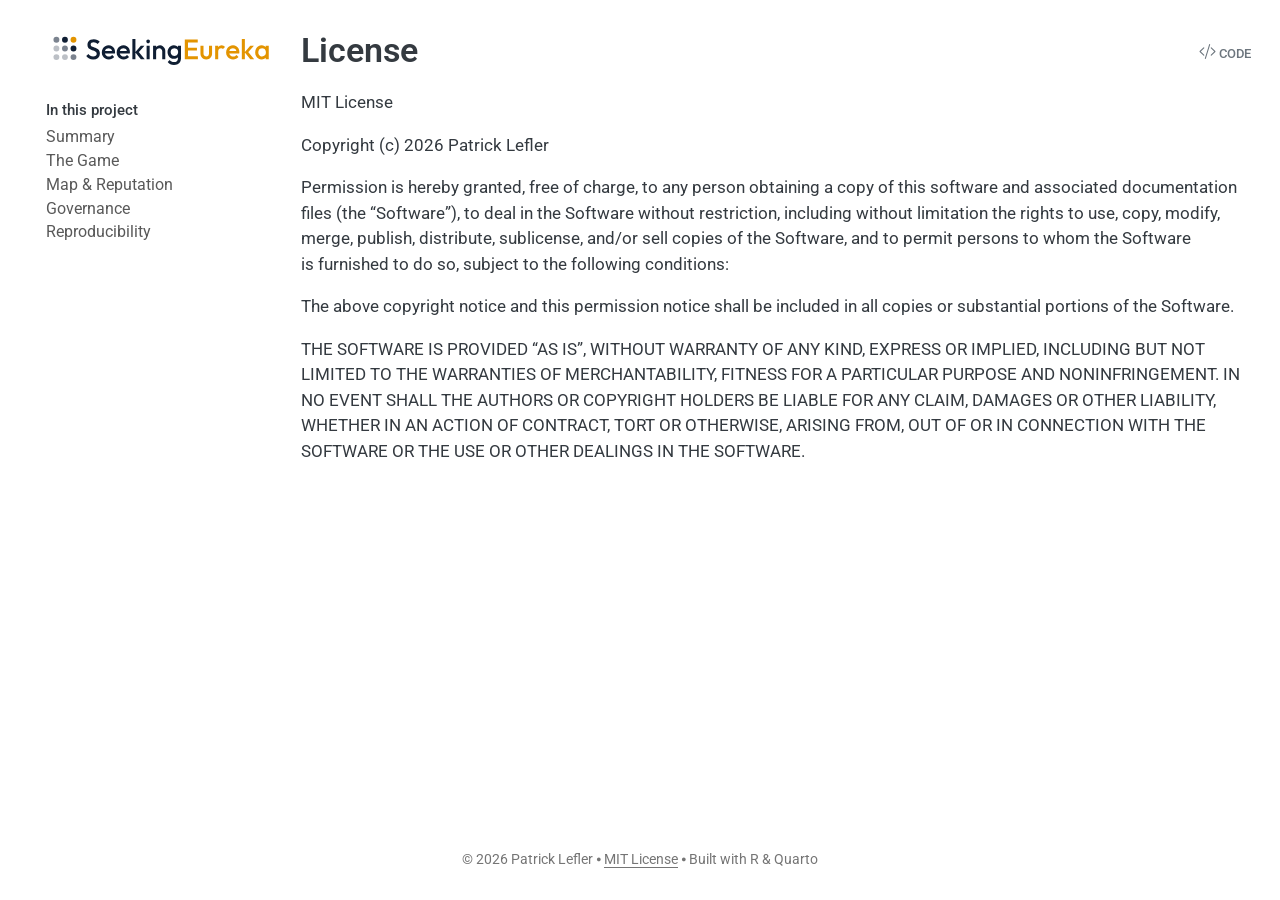
<file: docs/license.html>
<!DOCTYPE html>
<html xmlns="http://www.w3.org/1999/xhtml" lang="en" xml:lang="en"><head>

<meta charset="utf-8">
<meta name="generator" content="quarto-1.8.26">

<meta name="viewport" content="width=device-width, initial-scale=1.0, user-scalable=yes">


<title>License – When Is a Ransom Worth Paying?</title>
<style>
code{white-space: pre-wrap;}
span.smallcaps{font-variant: small-caps;}
div.columns{display: flex; gap: min(4vw, 1.5em);}
div.column{flex: auto; overflow-x: auto;}
div.hanging-indent{margin-left: 1.5em; text-indent: -1.5em;}
ul.task-list{list-style: none;}
ul.task-list li input[type="checkbox"] {
  width: 0.8em;
  margin: 0 0.8em 0.2em -1em; /* quarto-specific, see https://github.com/quarto-dev/quarto-cli/issues/4556 */ 
  vertical-align: middle;
}
/* CSS for syntax highlighting */
html { -webkit-text-size-adjust: 100%; }
pre > code.sourceCode { white-space: pre; position: relative; }
pre > code.sourceCode > span { display: inline-block; line-height: 1.25; }
pre > code.sourceCode > span:empty { height: 1.2em; }
.sourceCode { overflow: visible; }
code.sourceCode > span { color: inherit; text-decoration: inherit; }
div.sourceCode { margin: 1em 0; }
pre.sourceCode { margin: 0; }
@media screen {
div.sourceCode { overflow: auto; }
}
@media print {
pre > code.sourceCode { white-space: pre-wrap; }
pre > code.sourceCode > span { text-indent: -5em; padding-left: 5em; }
}
pre.numberSource code
  { counter-reset: source-line 0; }
pre.numberSource code > span
  { position: relative; left: -4em; counter-increment: source-line; }
pre.numberSource code > span > a:first-child::before
  { content: counter(source-line);
    position: relative; left: -1em; text-align: right; vertical-align: baseline;
    border: none; display: inline-block;
    -webkit-touch-callout: none; -webkit-user-select: none;
    -khtml-user-select: none; -moz-user-select: none;
    -ms-user-select: none; user-select: none;
    padding: 0 4px; width: 4em;
  }
pre.numberSource { margin-left: 3em;  padding-left: 4px; }
div.sourceCode
  {   }
@media screen {
pre > code.sourceCode > span > a:first-child::before { text-decoration: underline; }
}
</style>


<script src="site_libs/quarto-nav/quarto-nav.js"></script>
<script src="site_libs/quarto-nav/headroom.min.js"></script>
<link href="./assets/images/favicon.svg" rel="icon" type="image/svg+xml">
<script src="site_libs/clipboard/clipboard.min.js"></script>
<script src="site_libs/quarto-html/quarto.js" type="module"></script>
<script src="site_libs/quarto-html/tabsets/tabsets.js" type="module"></script>
<script src="site_libs/quarto-html/axe/axe-check.js" type="module"></script>
<script src="site_libs/quarto-html/popper.min.js"></script>
<script src="site_libs/quarto-html/tippy.umd.min.js"></script>
<script src="site_libs/quarto-html/anchor.min.js"></script>
<link href="site_libs/quarto-html/tippy.css" rel="stylesheet">
<link href="site_libs/quarto-html/quarto-syntax-highlighting-587c61ba64f3a5504c4d52d930310e48.css" rel="stylesheet" id="quarto-text-highlighting-styles">
<script src="site_libs/bootstrap/bootstrap.min.js"></script>
<link href="site_libs/bootstrap/bootstrap-icons.css" rel="stylesheet">
<link href="site_libs/bootstrap/bootstrap-57b3e5c951b8cca08672c3d8f0d54c80.min.css" rel="stylesheet" append-hash="true" id="quarto-bootstrap" data-mode="light">
<script id="quarto-search-options" type="application/json">{
  "language": {
    "search-no-results-text": "No results",
    "search-matching-documents-text": "matching documents",
    "search-copy-link-title": "Copy link to search",
    "search-hide-matches-text": "Hide additional matches",
    "search-more-match-text": "more match in this document",
    "search-more-matches-text": "more matches in this document",
    "search-clear-button-title": "Clear",
    "search-text-placeholder": "",
    "search-detached-cancel-button-title": "Cancel",
    "search-submit-button-title": "Submit",
    "search-label": "Search"
  }
}</script>
<style>html{ scroll-behavior: smooth; }</style>


</head>

<body class="nav-sidebar floating quarto-light">

<div id="quarto-search-results"></div>
  <header id="quarto-header" class="headroom fixed-top">
  <nav class="quarto-secondary-nav">
    <div class="container-fluid d-flex">
      <button type="button" class="quarto-btn-toggle btn" data-bs-toggle="collapse" role="button" data-bs-target=".quarto-sidebar-collapse-item" aria-controls="quarto-sidebar" aria-expanded="false" aria-label="Toggle sidebar navigation" onclick="if (window.quartoToggleHeadroom) { window.quartoToggleHeadroom(); }">
        <i class="bi bi-layout-text-sidebar-reverse"></i>
      </button>
        <nav class="quarto-page-breadcrumbs" aria-label="breadcrumb"><ol class="breadcrumb"><li class="breadcrumb-item">License</li></ol></nav>
        <a class="flex-grow-1" role="navigation" data-bs-toggle="collapse" data-bs-target=".quarto-sidebar-collapse-item" aria-controls="quarto-sidebar" aria-expanded="false" aria-label="Toggle sidebar navigation" onclick="if (window.quartoToggleHeadroom) { window.quartoToggleHeadroom(); }">      
        </a>
    </div>
  </nav>
</header>
<!-- content -->
<div id="quarto-content" class="quarto-container page-columns page-rows-contents page-layout-full">
<!-- sidebar -->
  <nav id="quarto-sidebar" class="sidebar collapse collapse-horizontal quarto-sidebar-collapse-item sidebar-navigation floating overflow-auto">
    <div class="pt-lg-2 mt-2 text-left sidebar-header">
      <a href="./index.html" class="sidebar-logo-link">
      <img src="./assets/images/logo.svg" alt="Seeking Eureka" class="sidebar-logo light-content py-0 d-lg-inline d-none">
      <img src="./assets/images/logo.svg" alt="Seeking Eureka" class="sidebar-logo dark-content py-0 d-lg-inline d-none">
      </a>
      </div>
    <div class="sidebar-menu-container"> 
    <ul class="list-unstyled mt-1">
        <li class="sidebar-item">
  <div class="sidebar-item-container"> 
  <a href="./index.html" class="sidebar-item-text sidebar-link">
 <span class="menu-text">Summary</span></a>
  </div>
</li>
        <li class="sidebar-item">
  <div class="sidebar-item-container"> 
  <a href="./game.html" class="sidebar-item-text sidebar-link">
 <span class="menu-text">The Game</span></a>
  </div>
</li>
        <li class="sidebar-item">
  <div class="sidebar-item-container"> 
  <a href="./map-reputation.html" class="sidebar-item-text sidebar-link">
 <span class="menu-text">Map &amp; Reputation</span></a>
  </div>
</li>
        <li class="sidebar-item">
  <div class="sidebar-item-container"> 
  <a href="./governance.html" class="sidebar-item-text sidebar-link">
 <span class="menu-text">Governance</span></a>
  </div>
</li>
        <li class="sidebar-item">
  <div class="sidebar-item-container"> 
  <a href="./reproducibility.html" class="sidebar-item-text sidebar-link">
 <span class="menu-text">Reproducibility</span></a>
  </div>
</li>
    </ul>
    </div>
</nav>
<div id="quarto-sidebar-glass" class="quarto-sidebar-collapse-item" data-bs-toggle="collapse" data-bs-target=".quarto-sidebar-collapse-item"></div>
<!-- margin-sidebar -->
    
<!-- main -->
<main class="content column-page-right" id="quarto-document-content">

<header id="title-block-header" class="quarto-title-block default">
<div class="quarto-title">
<div class="quarto-title-block"><div><h1 class="title">License</h1><button type="button" class="btn code-tools-button" id="quarto-code-tools-source"><i class="bi"></i> Code</button></div></div>
</div>



<div class="quarto-title-meta column-page-right">

    
  
    
  </div>
  


</header>


<p>MIT License</p>
<p>Copyright (c) 2026 Patrick Lefler</p>
<p>Permission is hereby granted, free of charge, to any person obtaining a copy&nbsp;of this software and associated documentation files (the “Software”), to deal&nbsp;in the Software without restriction, including without limitation the rights&nbsp;to use, copy, modify, merge, publish, distribute, sublicense, and/or sell&nbsp;copies of the Software, and to permit persons to whom the Software is&nbsp;furnished to do so, subject to the following conditions:</p>
<p>The above copyright notice and this permission notice shall be included in all&nbsp;copies or substantial portions of the Software.</p>
<p>THE SOFTWARE IS PROVIDED “AS IS”, WITHOUT WARRANTY OF ANY KIND, EXPRESS OR&nbsp;IMPLIED, INCLUDING BUT NOT LIMITED TO THE WARRANTIES OF MERCHANTABILITY,&nbsp;FITNESS FOR A PARTICULAR PURPOSE AND NONINFRINGEMENT. IN NO EVENT SHALL THE&nbsp;AUTHORS OR COPYRIGHT HOLDERS BE LIABLE FOR ANY CLAIM, DAMAGES OR OTHER&nbsp;LIABILITY, WHETHER IN AN ACTION OF CONTRACT, TORT OR OTHERWISE, ARISING FROM,&nbsp;OUT OF OR IN CONNECTION WITH THE SOFTWARE OR THE USE OR OTHER DEALINGS IN THE&nbsp;SOFTWARE.</p>


<!-- -->


</main> <!-- /main -->
<script id="quarto-html-after-body" type="application/javascript">
  window.document.addEventListener("DOMContentLoaded", function (event) {
    const icon = "";
    const anchorJS = new window.AnchorJS();
    anchorJS.options = {
      placement: 'right',
      icon: icon
    };
    anchorJS.add('.anchored');
    const isCodeAnnotation = (el) => {
      for (const clz of el.classList) {
        if (clz.startsWith('code-annotation-')) {                     
          return true;
        }
      }
      return false;
    }
    const onCopySuccess = function(e) {
      // button target
      const button = e.trigger;
      // don't keep focus
      button.blur();
      // flash "checked"
      button.classList.add('code-copy-button-checked');
      var currentTitle = button.getAttribute("title");
      button.setAttribute("title", "Copied!");
      let tooltip;
      if (window.bootstrap) {
        button.setAttribute("data-bs-toggle", "tooltip");
        button.setAttribute("data-bs-placement", "left");
        button.setAttribute("data-bs-title", "Copied!");
        tooltip = new bootstrap.Tooltip(button, 
          { trigger: "manual", 
            customClass: "code-copy-button-tooltip",
            offset: [0, -8]});
        tooltip.show();    
      }
      setTimeout(function() {
        if (tooltip) {
          tooltip.hide();
          button.removeAttribute("data-bs-title");
          button.removeAttribute("data-bs-toggle");
          button.removeAttribute("data-bs-placement");
        }
        button.setAttribute("title", currentTitle);
        button.classList.remove('code-copy-button-checked');
      }, 1000);
      // clear code selection
      e.clearSelection();
    }
    const getTextToCopy = function(trigger) {
      const outerScaffold = trigger.parentElement.cloneNode(true);
      const codeEl = outerScaffold.querySelector('code');
      for (const childEl of codeEl.children) {
        if (isCodeAnnotation(childEl)) {
          childEl.remove();
        }
      }
      return codeEl.innerText;
    }
    const clipboard = new window.ClipboardJS('.code-copy-button:not([data-in-quarto-modal])', {
      text: getTextToCopy
    });
    clipboard.on('success', onCopySuccess);
    if (window.document.getElementById('quarto-embedded-source-code-modal')) {
      const clipboardModal = new window.ClipboardJS('.code-copy-button[data-in-quarto-modal]', {
        text: getTextToCopy,
        container: window.document.getElementById('quarto-embedded-source-code-modal')
      });
      clipboardModal.on('success', onCopySuccess);
    }
    const viewSource = window.document.getElementById('quarto-view-source') ||
                       window.document.getElementById('quarto-code-tools-source');
    if (viewSource) {
      const sourceUrl = viewSource.getAttribute("data-quarto-source-url");
      viewSource.addEventListener("click", function(e) {
        if (sourceUrl) {
          // rstudio viewer pane
          if (/\bcapabilities=\b/.test(window.location)) {
            window.open(sourceUrl);
          } else {
            window.location.href = sourceUrl;
          }
        } else {
          const modal = new bootstrap.Modal(document.getElementById('quarto-embedded-source-code-modal'));
          modal.show();
        }
        return false;
      });
    }
    function toggleCodeHandler(show) {
      return function(e) {
        const detailsSrc = window.document.querySelectorAll(".cell > details > .sourceCode");
        for (let i=0; i<detailsSrc.length; i++) {
          const details = detailsSrc[i].parentElement;
          if (show) {
            details.open = true;
          } else {
            details.removeAttribute("open");
          }
        }
        const cellCodeDivs = window.document.querySelectorAll(".cell > .sourceCode");
        const fromCls = show ? "hidden" : "unhidden";
        const toCls = show ? "unhidden" : "hidden";
        for (let i=0; i<cellCodeDivs.length; i++) {
          const codeDiv = cellCodeDivs[i];
          if (codeDiv.classList.contains(fromCls)) {
            codeDiv.classList.remove(fromCls);
            codeDiv.classList.add(toCls);
          } 
        }
        return false;
      }
    }
    const hideAllCode = window.document.getElementById("quarto-hide-all-code");
    if (hideAllCode) {
      hideAllCode.addEventListener("click", toggleCodeHandler(false));
    }
    const showAllCode = window.document.getElementById("quarto-show-all-code");
    if (showAllCode) {
      showAllCode.addEventListener("click", toggleCodeHandler(true));
    }
      var localhostRegex = new RegExp(/^(?:http|https):\/\/localhost\:?[0-9]*\//);
      var mailtoRegex = new RegExp(/^mailto:/);
        var filterRegex = new RegExp('/' + window.location.host + '/');
      var isInternal = (href) => {
          return filterRegex.test(href) || localhostRegex.test(href) || mailtoRegex.test(href);
      }
      // Inspect non-navigation links and adorn them if external
     var links = window.document.querySelectorAll('a[href]:not(.nav-link):not(.navbar-brand):not(.toc-action):not(.sidebar-link):not(.sidebar-item-toggle):not(.pagination-link):not(.no-external):not([aria-hidden]):not(.dropdown-item):not(.quarto-navigation-tool):not(.about-link)');
      for (var i=0; i<links.length; i++) {
        const link = links[i];
        if (!isInternal(link.href)) {
          // undo the damage that might have been done by quarto-nav.js in the case of
          // links that we want to consider external
          if (link.dataset.originalHref !== undefined) {
            link.href = link.dataset.originalHref;
          }
        }
      }
    function tippyHover(el, contentFn, onTriggerFn, onUntriggerFn) {
      const config = {
        allowHTML: true,
        maxWidth: 500,
        delay: 100,
        arrow: false,
        appendTo: function(el) {
            return el.parentElement;
        },
        interactive: true,
        interactiveBorder: 10,
        theme: 'quarto',
        placement: 'bottom-start',
      };
      if (contentFn) {
        config.content = contentFn;
      }
      if (onTriggerFn) {
        config.onTrigger = onTriggerFn;
      }
      if (onUntriggerFn) {
        config.onUntrigger = onUntriggerFn;
      }
      window.tippy(el, config); 
    }
    const noterefs = window.document.querySelectorAll('a[role="doc-noteref"]');
    for (var i=0; i<noterefs.length; i++) {
      const ref = noterefs[i];
      tippyHover(ref, function() {
        // use id or data attribute instead here
        let href = ref.getAttribute('data-footnote-href') || ref.getAttribute('href');
        try { href = new URL(href).hash; } catch {}
        const id = href.replace(/^#\/?/, "");
        const note = window.document.getElementById(id);
        if (note) {
          return note.innerHTML;
        } else {
          return "";
        }
      });
    }
    const xrefs = window.document.querySelectorAll('a.quarto-xref');
    const processXRef = (id, note) => {
      // Strip column container classes
      const stripColumnClz = (el) => {
        el.classList.remove("page-full", "page-columns");
        if (el.children) {
          for (const child of el.children) {
            stripColumnClz(child);
          }
        }
      }
      stripColumnClz(note)
      if (id === null || id.startsWith('sec-')) {
        // Special case sections, only their first couple elements
        const container = document.createElement("div");
        if (note.children && note.children.length > 2) {
          container.appendChild(note.children[0].cloneNode(true));
          for (let i = 1; i < note.children.length; i++) {
            const child = note.children[i];
            if (child.tagName === "P" && child.innerText === "") {
              continue;
            } else {
              container.appendChild(child.cloneNode(true));
              break;
            }
          }
          if (window.Quarto?.typesetMath) {
            window.Quarto.typesetMath(container);
          }
          return container.innerHTML
        } else {
          if (window.Quarto?.typesetMath) {
            window.Quarto.typesetMath(note);
          }
          return note.innerHTML;
        }
      } else {
        // Remove any anchor links if they are present
        const anchorLink = note.querySelector('a.anchorjs-link');
        if (anchorLink) {
          anchorLink.remove();
        }
        if (window.Quarto?.typesetMath) {
          window.Quarto.typesetMath(note);
        }
        if (note.classList.contains("callout")) {
          return note.outerHTML;
        } else {
          return note.innerHTML;
        }
      }
    }
    for (var i=0; i<xrefs.length; i++) {
      const xref = xrefs[i];
      tippyHover(xref, undefined, function(instance) {
        instance.disable();
        let url = xref.getAttribute('href');
        let hash = undefined; 
        if (url.startsWith('#')) {
          hash = url;
        } else {
          try { hash = new URL(url).hash; } catch {}
        }
        if (hash) {
          const id = hash.replace(/^#\/?/, "");
          const note = window.document.getElementById(id);
          if (note !== null) {
            try {
              const html = processXRef(id, note.cloneNode(true));
              instance.setContent(html);
            } finally {
              instance.enable();
              instance.show();
            }
          } else {
            // See if we can fetch this
            fetch(url.split('#')[0])
            .then(res => res.text())
            .then(html => {
              const parser = new DOMParser();
              const htmlDoc = parser.parseFromString(html, "text/html");
              const note = htmlDoc.getElementById(id);
              if (note !== null) {
                const html = processXRef(id, note);
                instance.setContent(html);
              } 
            }).finally(() => {
              instance.enable();
              instance.show();
            });
          }
        } else {
          // See if we can fetch a full url (with no hash to target)
          // This is a special case and we should probably do some content thinning / targeting
          fetch(url)
          .then(res => res.text())
          .then(html => {
            const parser = new DOMParser();
            const htmlDoc = parser.parseFromString(html, "text/html");
            const note = htmlDoc.querySelector('main.content');
            if (note !== null) {
              // This should only happen for chapter cross references
              // (since there is no id in the URL)
              // remove the first header
              if (note.children.length > 0 && note.children[0].tagName === "HEADER") {
                note.children[0].remove();
              }
              const html = processXRef(null, note);
              instance.setContent(html);
            } 
          }).finally(() => {
            instance.enable();
            instance.show();
          });
        }
      }, function(instance) {
      });
    }
        let selectedAnnoteEl;
        const selectorForAnnotation = ( cell, annotation) => {
          let cellAttr = 'data-code-cell="' + cell + '"';
          let lineAttr = 'data-code-annotation="' +  annotation + '"';
          const selector = 'span[' + cellAttr + '][' + lineAttr + ']';
          return selector;
        }
        const selectCodeLines = (annoteEl) => {
          const doc = window.document;
          const targetCell = annoteEl.getAttribute("data-target-cell");
          const targetAnnotation = annoteEl.getAttribute("data-target-annotation");
          const annoteSpan = window.document.querySelector(selectorForAnnotation(targetCell, targetAnnotation));
          const lines = annoteSpan.getAttribute("data-code-lines").split(",");
          const lineIds = lines.map((line) => {
            return targetCell + "-" + line;
          })
          let top = null;
          let height = null;
          let parent = null;
          if (lineIds.length > 0) {
              //compute the position of the single el (top and bottom and make a div)
              const el = window.document.getElementById(lineIds[0]);
              top = el.offsetTop;
              height = el.offsetHeight;
              parent = el.parentElement.parentElement;
            if (lineIds.length > 1) {
              const lastEl = window.document.getElementById(lineIds[lineIds.length - 1]);
              const bottom = lastEl.offsetTop + lastEl.offsetHeight;
              height = bottom - top;
            }
            if (top !== null && height !== null && parent !== null) {
              // cook up a div (if necessary) and position it 
              let div = window.document.getElementById("code-annotation-line-highlight");
              if (div === null) {
                div = window.document.createElement("div");
                div.setAttribute("id", "code-annotation-line-highlight");
                div.style.position = 'absolute';
                parent.appendChild(div);
              }
              div.style.top = top - 2 + "px";
              div.style.height = height + 4 + "px";
              div.style.left = 0;
              let gutterDiv = window.document.getElementById("code-annotation-line-highlight-gutter");
              if (gutterDiv === null) {
                gutterDiv = window.document.createElement("div");
                gutterDiv.setAttribute("id", "code-annotation-line-highlight-gutter");
                gutterDiv.style.position = 'absolute';
                const codeCell = window.document.getElementById(targetCell);
                const gutter = codeCell.querySelector('.code-annotation-gutter');
                gutter.appendChild(gutterDiv);
              }
              gutterDiv.style.top = top - 2 + "px";
              gutterDiv.style.height = height + 4 + "px";
            }
            selectedAnnoteEl = annoteEl;
          }
        };
        const unselectCodeLines = () => {
          const elementsIds = ["code-annotation-line-highlight", "code-annotation-line-highlight-gutter"];
          elementsIds.forEach((elId) => {
            const div = window.document.getElementById(elId);
            if (div) {
              div.remove();
            }
          });
          selectedAnnoteEl = undefined;
        };
          // Handle positioning of the toggle
      window.addEventListener(
        "resize",
        throttle(() => {
          elRect = undefined;
          if (selectedAnnoteEl) {
            selectCodeLines(selectedAnnoteEl);
          }
        }, 10)
      );
      function throttle(fn, ms) {
      let throttle = false;
      let timer;
        return (...args) => {
          if(!throttle) { // first call gets through
              fn.apply(this, args);
              throttle = true;
          } else { // all the others get throttled
              if(timer) clearTimeout(timer); // cancel #2
              timer = setTimeout(() => {
                fn.apply(this, args);
                timer = throttle = false;
              }, ms);
          }
        };
      }
        // Attach click handler to the DT
        const annoteDls = window.document.querySelectorAll('dt[data-target-cell]');
        for (const annoteDlNode of annoteDls) {
          annoteDlNode.addEventListener('click', (event) => {
            const clickedEl = event.target;
            if (clickedEl !== selectedAnnoteEl) {
              unselectCodeLines();
              const activeEl = window.document.querySelector('dt[data-target-cell].code-annotation-active');
              if (activeEl) {
                activeEl.classList.remove('code-annotation-active');
              }
              selectCodeLines(clickedEl);
              clickedEl.classList.add('code-annotation-active');
            } else {
              // Unselect the line
              unselectCodeLines();
              clickedEl.classList.remove('code-annotation-active');
            }
          });
        }
    const findCites = (el) => {
      const parentEl = el.parentElement;
      if (parentEl) {
        const cites = parentEl.dataset.cites;
        if (cites) {
          return {
            el,
            cites: cites.split(' ')
          };
        } else {
          return findCites(el.parentElement)
        }
      } else {
        return undefined;
      }
    };
    var bibliorefs = window.document.querySelectorAll('a[role="doc-biblioref"]');
    for (var i=0; i<bibliorefs.length; i++) {
      const ref = bibliorefs[i];
      const citeInfo = findCites(ref);
      if (citeInfo) {
        tippyHover(citeInfo.el, function() {
          var popup = window.document.createElement('div');
          citeInfo.cites.forEach(function(cite) {
            var citeDiv = window.document.createElement('div');
            citeDiv.classList.add('hanging-indent');
            citeDiv.classList.add('csl-entry');
            var biblioDiv = window.document.getElementById('ref-' + cite);
            if (biblioDiv) {
              citeDiv.innerHTML = biblioDiv.innerHTML;
            }
            popup.appendChild(citeDiv);
          });
          return popup.innerHTML;
        });
      }
    }
  });
  </script><div class="modal fade" id="quarto-embedded-source-code-modal" tabindex="-1" aria-labelledby="quarto-embedded-source-code-modal-label" aria-hidden="true"><div class="modal-dialog modal-dialog-scrollable"><div class="modal-content"><div class="modal-header"><h5 class="modal-title" id="quarto-embedded-source-code-modal-label">Source Code</h5><button class="btn-close" data-bs-dismiss="modal"></button></div><div class="modal-body"><div class="">
<div class="code-copy-outer-scaffold"><div class="sourceCode" id="cb1" data-shortcodes="false"><pre class="sourceCode markdown code-with-copy"><code class="sourceCode markdown"><span id="cb1-1"><a href="#cb1-1" aria-hidden="true" tabindex="-1"></a><span class="co">---</span></span>
<span id="cb1-2"><a href="#cb1-2" aria-hidden="true" tabindex="-1"></a><span class="an">title:</span><span class="co"> "License"</span></span>
<span id="cb1-3"><a href="#cb1-3" aria-hidden="true" tabindex="-1"></a><span class="an">toc:</span><span class="co"> false</span></span>
<span id="cb1-4"><a href="#cb1-4" aria-hidden="true" tabindex="-1"></a><span class="co">---</span></span>
<span id="cb1-5"><a href="#cb1-5" aria-hidden="true" tabindex="-1"></a></span>
<span id="cb1-6"><a href="#cb1-6" aria-hidden="true" tabindex="-1"></a>{{&lt; include LICENSE &gt;}}</span></code></pre></div><button title="Copy to Clipboard" class="code-copy-button" data-in-quarto-modal=""><i class="bi"></i></button></div>
</div></div></div></div></div>
</div> <!-- /content -->
<footer class="footer">
  <div class="nav-footer">
    <div class="nav-footer-left">
      &nbsp;
    </div>   
    <div class="nav-footer-center">
<p>© 2026 Patrick Lefler ⦁ <a href="./license.html">MIT License</a> ⦁ Built with R &amp; Quarto</p>
</div>
    <div class="nav-footer-right">
      &nbsp;
    </div>
  </div>
</footer>




<script src="site_libs/quarto-html/zenscroll-min.js"></script>
</body></html>
</file>
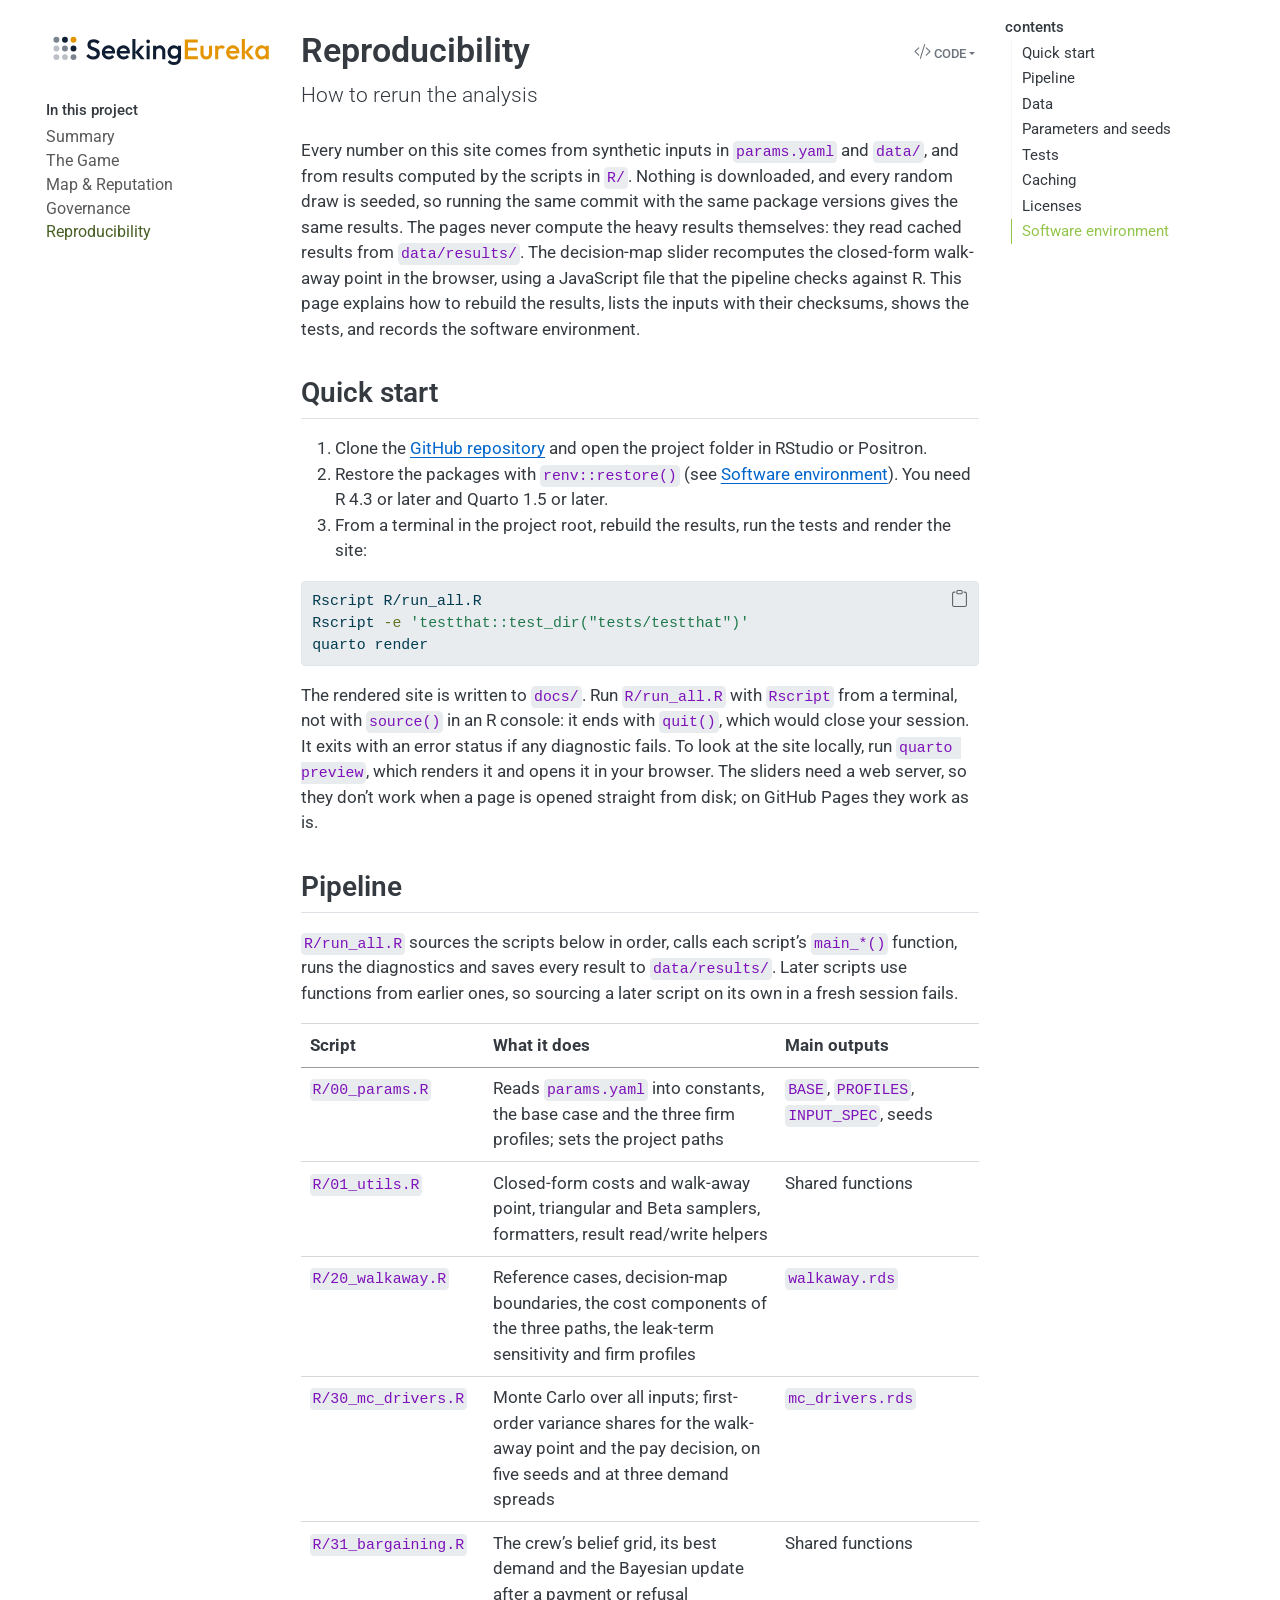
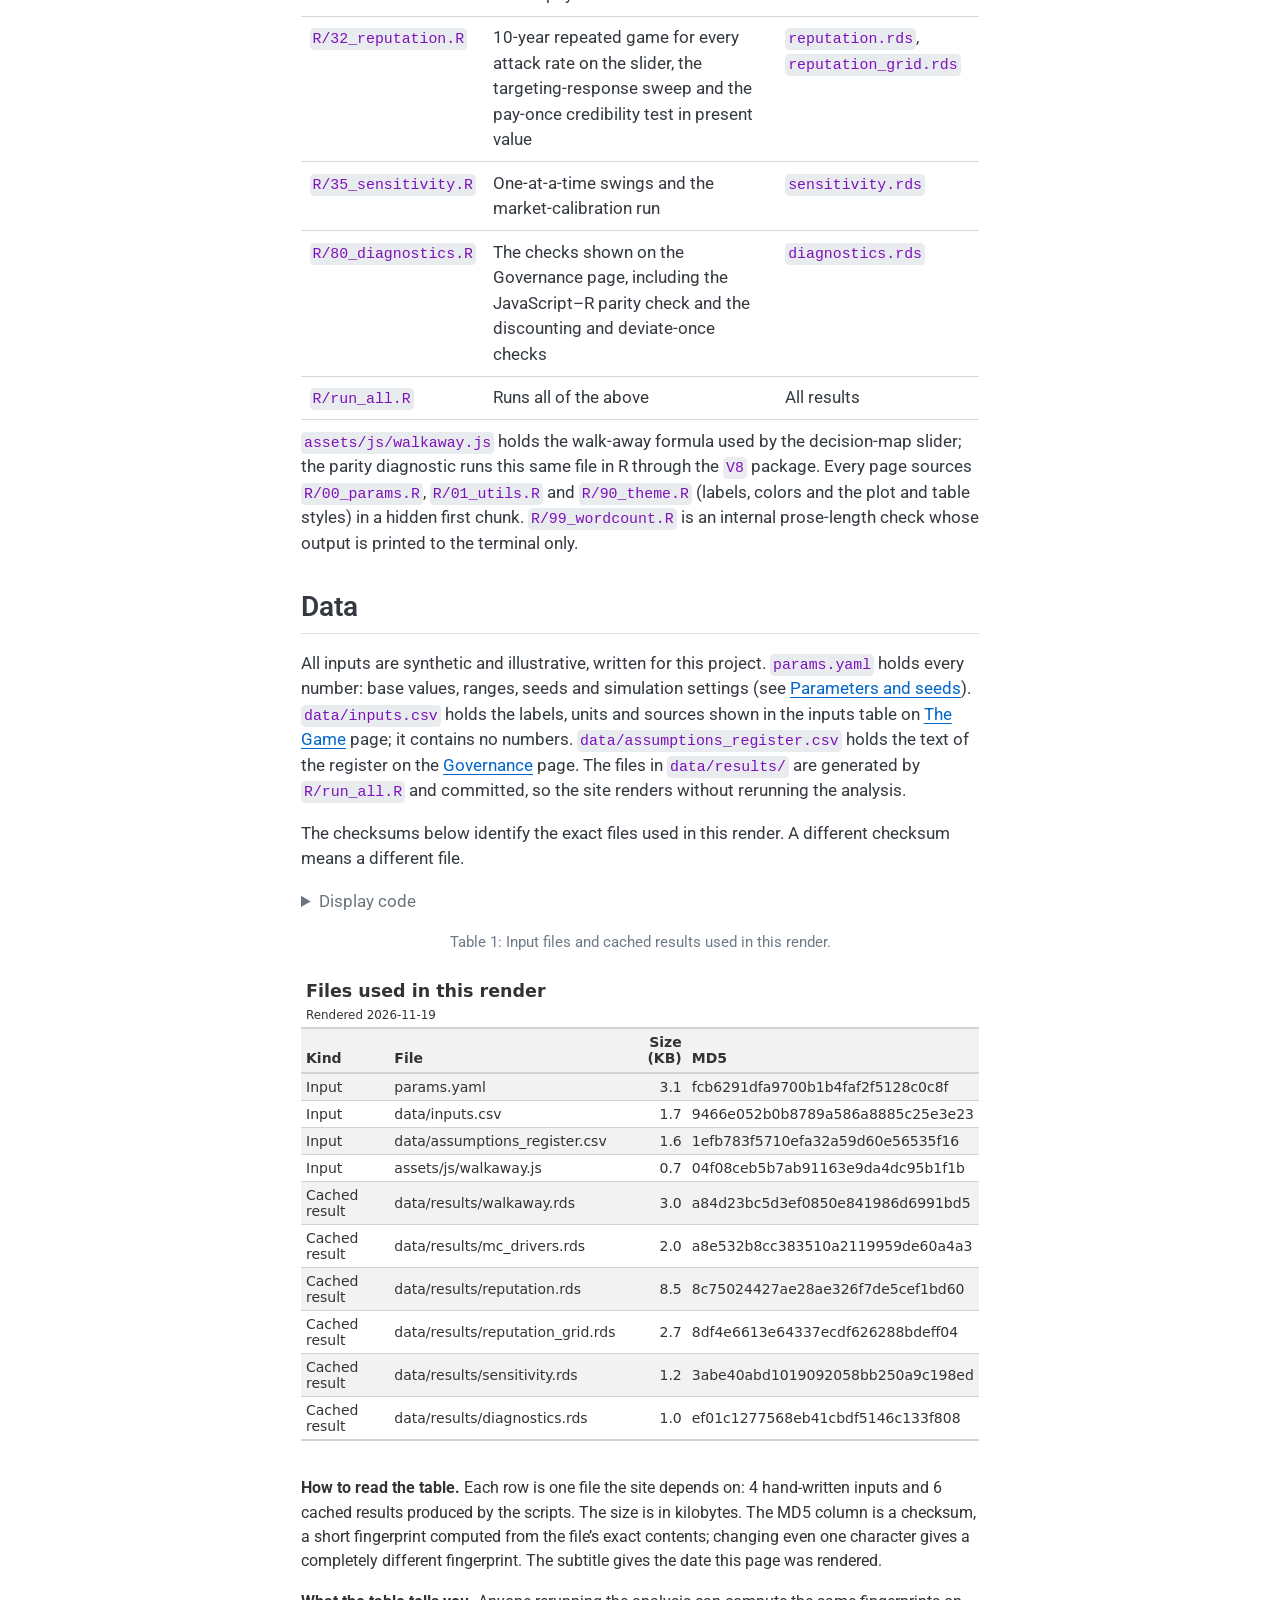
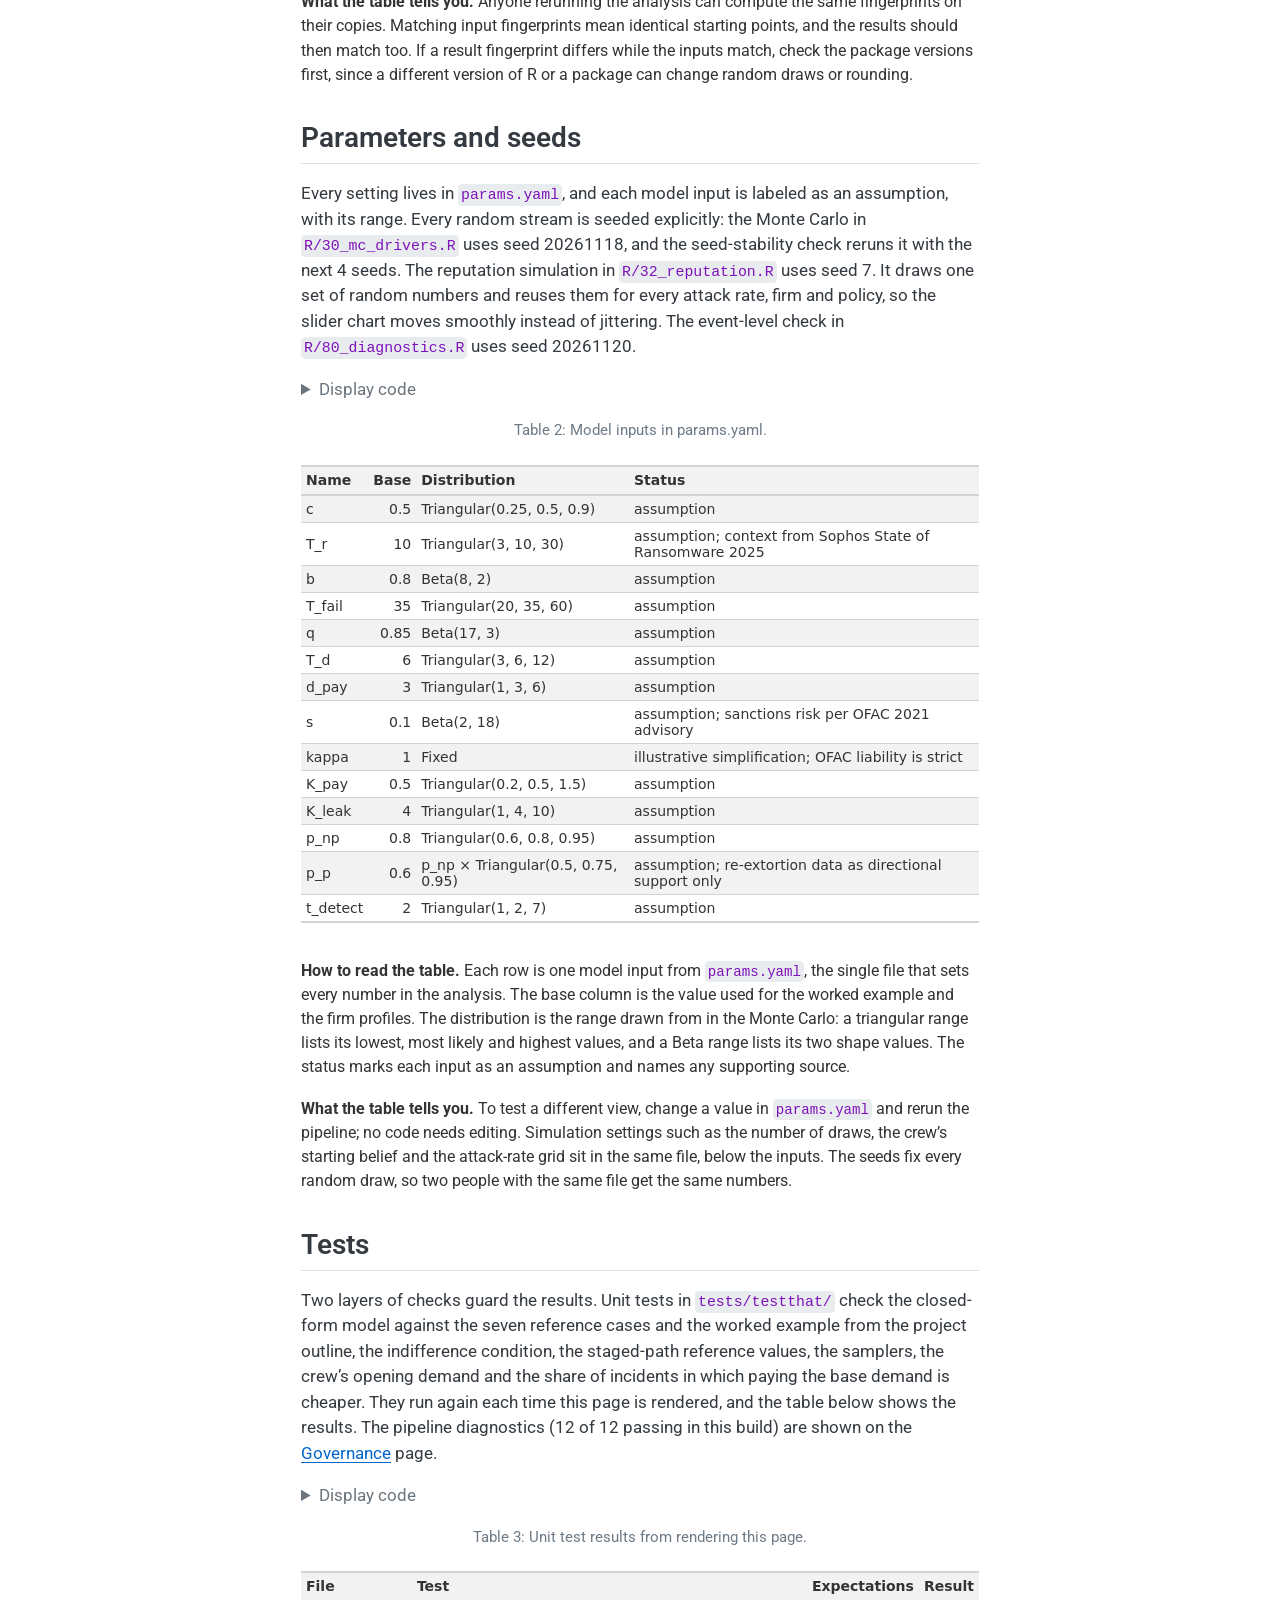
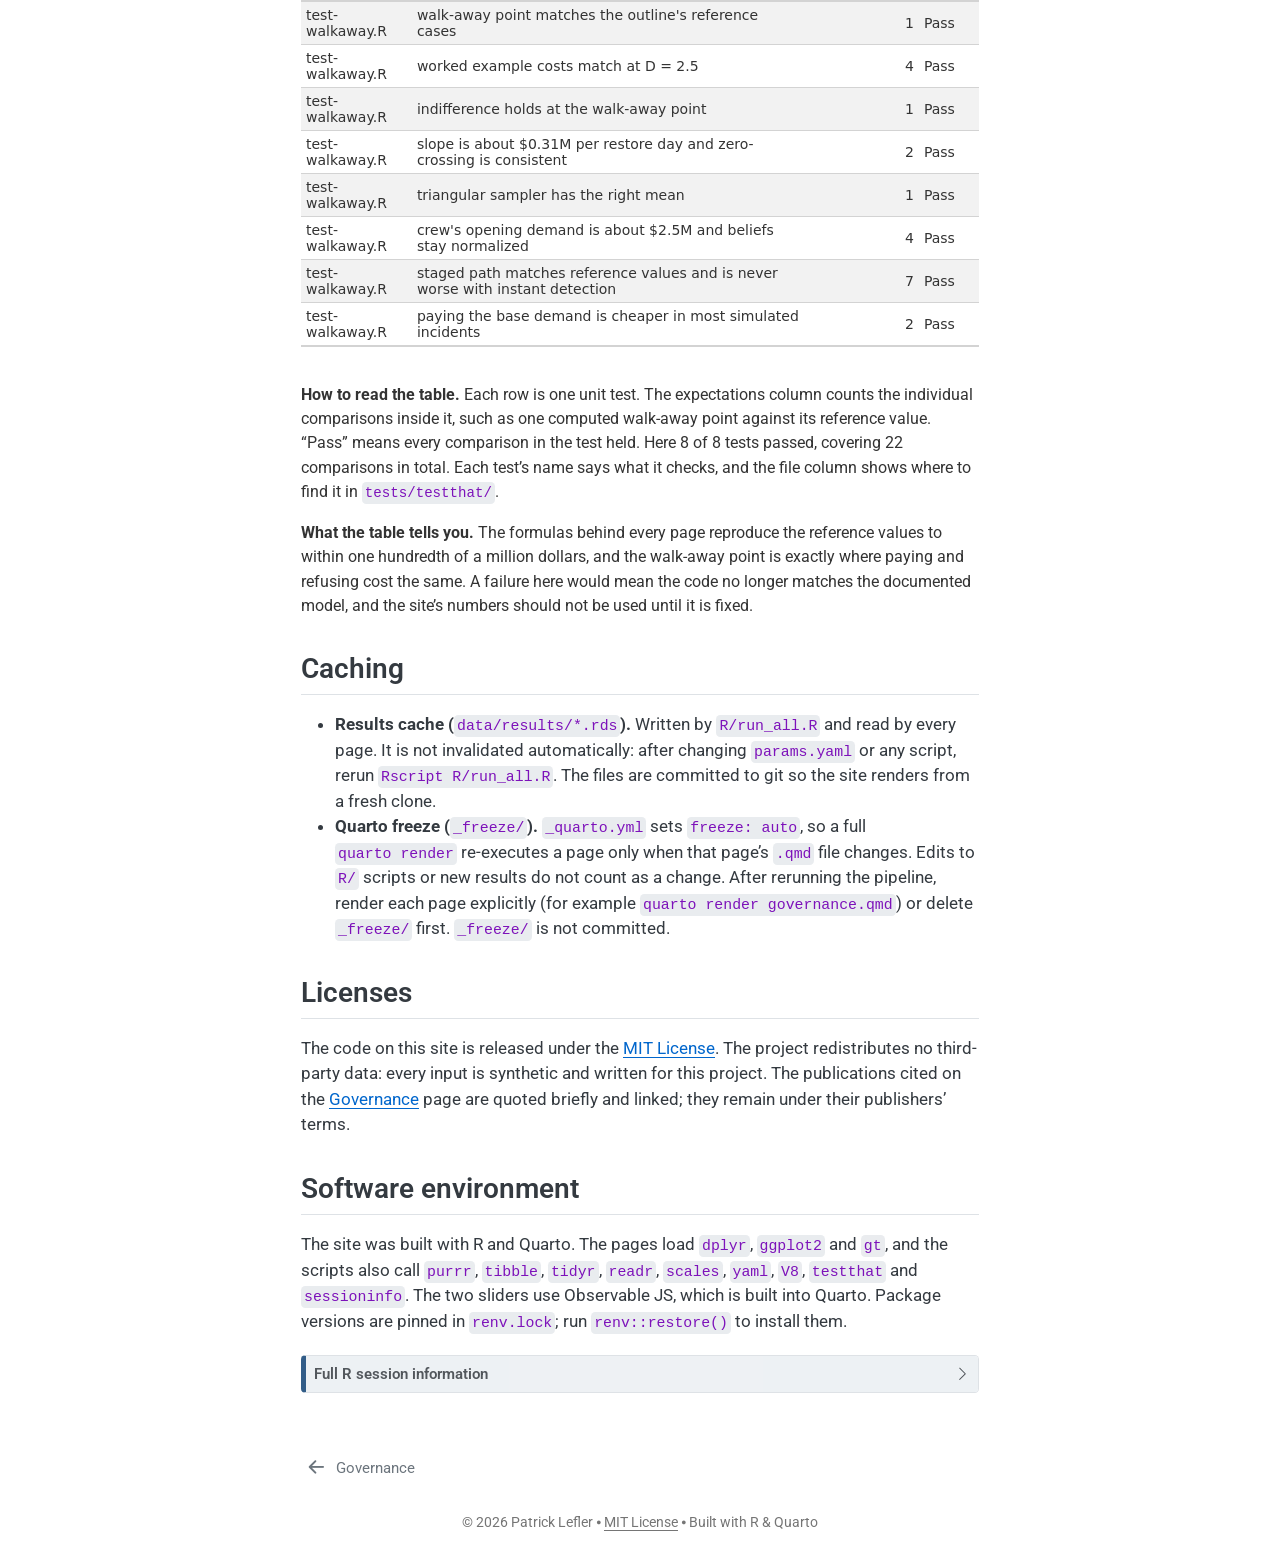
<file: docs/reproducibility.html>
<!DOCTYPE html>
<html xmlns="http://www.w3.org/1999/xhtml" lang="en" xml:lang="en"><head>

<meta charset="utf-8">
<meta name="generator" content="quarto-1.8.26">

<meta name="viewport" content="width=device-width, initial-scale=1.0, user-scalable=yes">


<title>Reproducibility – When Is a Ransom Worth Paying?</title>
<style>
code{white-space: pre-wrap;}
span.smallcaps{font-variant: small-caps;}
div.columns{display: flex; gap: min(4vw, 1.5em);}
div.column{flex: auto; overflow-x: auto;}
div.hanging-indent{margin-left: 1.5em; text-indent: -1.5em;}
ul.task-list{list-style: none;}
ul.task-list li input[type="checkbox"] {
  width: 0.8em;
  margin: 0 0.8em 0.2em -1em; /* quarto-specific, see https://github.com/quarto-dev/quarto-cli/issues/4556 */ 
  vertical-align: middle;
}
/* CSS for syntax highlighting */
html { -webkit-text-size-adjust: 100%; }
pre > code.sourceCode { white-space: pre; position: relative; }
pre > code.sourceCode > span { display: inline-block; line-height: 1.25; }
pre > code.sourceCode > span:empty { height: 1.2em; }
.sourceCode { overflow: visible; }
code.sourceCode > span { color: inherit; text-decoration: inherit; }
div.sourceCode { margin: 1em 0; }
pre.sourceCode { margin: 0; }
@media screen {
div.sourceCode { overflow: auto; }
}
@media print {
pre > code.sourceCode { white-space: pre-wrap; }
pre > code.sourceCode > span { text-indent: -5em; padding-left: 5em; }
}
pre.numberSource code
  { counter-reset: source-line 0; }
pre.numberSource code > span
  { position: relative; left: -4em; counter-increment: source-line; }
pre.numberSource code > span > a:first-child::before
  { content: counter(source-line);
    position: relative; left: -1em; text-align: right; vertical-align: baseline;
    border: none; display: inline-block;
    -webkit-touch-callout: none; -webkit-user-select: none;
    -khtml-user-select: none; -moz-user-select: none;
    -ms-user-select: none; user-select: none;
    padding: 0 4px; width: 4em;
  }
pre.numberSource { margin-left: 3em;  padding-left: 4px; }
div.sourceCode
  {   }
@media screen {
pre > code.sourceCode > span > a:first-child::before { text-decoration: underline; }
}
</style>


<script src="site_libs/quarto-nav/quarto-nav.js"></script>
<script src="site_libs/quarto-nav/headroom.min.js"></script>
<link href="./governance.html" rel="prev">
<link href="./assets/images/favicon.svg" rel="icon" type="image/svg+xml">
<script src="site_libs/clipboard/clipboard.min.js"></script>
<script src="site_libs/quarto-html/quarto.js" type="module"></script>
<script src="site_libs/quarto-html/tabsets/tabsets.js" type="module"></script>
<script src="site_libs/quarto-html/axe/axe-check.js" type="module"></script>
<script src="site_libs/quarto-html/popper.min.js"></script>
<script src="site_libs/quarto-html/tippy.umd.min.js"></script>
<script src="site_libs/quarto-html/anchor.min.js"></script>
<link href="site_libs/quarto-html/tippy.css" rel="stylesheet">
<link href="site_libs/quarto-html/quarto-syntax-highlighting-587c61ba64f3a5504c4d52d930310e48.css" rel="stylesheet" id="quarto-text-highlighting-styles">
<script src="site_libs/bootstrap/bootstrap.min.js"></script>
<link href="site_libs/bootstrap/bootstrap-icons.css" rel="stylesheet">
<link href="site_libs/bootstrap/bootstrap-57b3e5c951b8cca08672c3d8f0d54c80.min.css" rel="stylesheet" append-hash="true" id="quarto-bootstrap" data-mode="light">
<script id="quarto-search-options" type="application/json">{
  "language": {
    "search-no-results-text": "No results",
    "search-matching-documents-text": "matching documents",
    "search-copy-link-title": "Copy link to search",
    "search-hide-matches-text": "Hide additional matches",
    "search-more-match-text": "more match in this document",
    "search-more-matches-text": "more matches in this document",
    "search-clear-button-title": "Clear",
    "search-text-placeholder": "",
    "search-detached-cancel-button-title": "Cancel",
    "search-submit-button-title": "Submit",
    "search-label": "Search"
  }
}</script>
<style>html{ scroll-behavior: smooth; }</style>
<link href="site_libs/pagedtable-1.1/css/pagedtable.css" rel="stylesheet">
<script src="site_libs/pagedtable-1.1/js/pagedtable.js"></script>


</head>

<body class="nav-sidebar floating quarto-light">

<div id="quarto-search-results"></div>
  <header id="quarto-header" class="headroom fixed-top">
  <nav class="quarto-secondary-nav">
    <div class="container-fluid d-flex">
      <button type="button" class="quarto-btn-toggle btn" data-bs-toggle="collapse" role="button" data-bs-target=".quarto-sidebar-collapse-item" aria-controls="quarto-sidebar" aria-expanded="false" aria-label="Toggle sidebar navigation" onclick="if (window.quartoToggleHeadroom) { window.quartoToggleHeadroom(); }">
        <i class="bi bi-layout-text-sidebar-reverse"></i>
      </button>
        <nav class="quarto-page-breadcrumbs" aria-label="breadcrumb"><ol class="breadcrumb"><li class="breadcrumb-item"><a href="./reproducibility.html">Reproducibility</a></li></ol></nav>
        <a class="flex-grow-1" role="navigation" data-bs-toggle="collapse" data-bs-target=".quarto-sidebar-collapse-item" aria-controls="quarto-sidebar" aria-expanded="false" aria-label="Toggle sidebar navigation" onclick="if (window.quartoToggleHeadroom) { window.quartoToggleHeadroom(); }">      
        </a>
    </div>
  </nav>
</header>
<!-- content -->
<div id="quarto-content" class="quarto-container page-columns page-rows-contents page-layout-full">
<!-- sidebar -->
  <nav id="quarto-sidebar" class="sidebar collapse collapse-horizontal quarto-sidebar-collapse-item sidebar-navigation floating overflow-auto">
    <div class="pt-lg-2 mt-2 text-left sidebar-header">
      <a href="./index.html" class="sidebar-logo-link">
      <img src="./assets/images/logo.svg" alt="Seeking Eureka" class="sidebar-logo light-content py-0 d-lg-inline d-none">
      <img src="./assets/images/logo.svg" alt="Seeking Eureka" class="sidebar-logo dark-content py-0 d-lg-inline d-none">
      </a>
      </div>
    <div class="sidebar-menu-container"> 
    <ul class="list-unstyled mt-1">
        <li class="sidebar-item">
  <div class="sidebar-item-container"> 
  <a href="./index.html" class="sidebar-item-text sidebar-link">
 <span class="menu-text">Summary</span></a>
  </div>
</li>
        <li class="sidebar-item">
  <div class="sidebar-item-container"> 
  <a href="./game.html" class="sidebar-item-text sidebar-link">
 <span class="menu-text">The Game</span></a>
  </div>
</li>
        <li class="sidebar-item">
  <div class="sidebar-item-container"> 
  <a href="./map-reputation.html" class="sidebar-item-text sidebar-link">
 <span class="menu-text">Map &amp; Reputation</span></a>
  </div>
</li>
        <li class="sidebar-item">
  <div class="sidebar-item-container"> 
  <a href="./governance.html" class="sidebar-item-text sidebar-link">
 <span class="menu-text">Governance</span></a>
  </div>
</li>
        <li class="sidebar-item">
  <div class="sidebar-item-container"> 
  <a href="./reproducibility.html" class="sidebar-item-text sidebar-link active">
 <span class="menu-text">Reproducibility</span></a>
  </div>
</li>
    </ul>
    </div>
</nav>
<div id="quarto-sidebar-glass" class="quarto-sidebar-collapse-item" data-bs-toggle="collapse" data-bs-target=".quarto-sidebar-collapse-item"></div>
<!-- margin-sidebar -->
    <div id="quarto-margin-sidebar" class="sidebar margin-sidebar">
        <nav id="TOC" role="doc-toc" class="toc-active">
    <h2 id="toc-title">contents</h2>
   
  <ul>
  <li><a href="#quick-start" id="toc-quick-start" class="nav-link active" data-scroll-target="#quick-start">Quick start</a></li>
  <li><a href="#pipeline" id="toc-pipeline" class="nav-link" data-scroll-target="#pipeline">Pipeline</a></li>
  <li><a href="#data" id="toc-data" class="nav-link" data-scroll-target="#data">Data</a></li>
  <li><a href="#parameters" id="toc-parameters" class="nav-link" data-scroll-target="#parameters">Parameters and seeds</a></li>
  <li><a href="#tests" id="toc-tests" class="nav-link" data-scroll-target="#tests">Tests</a></li>
  <li><a href="#caching" id="toc-caching" class="nav-link" data-scroll-target="#caching">Caching</a></li>
  <li><a href="#licenses" id="toc-licenses" class="nav-link" data-scroll-target="#licenses">Licenses</a></li>
  <li><a href="#environment" id="toc-environment" class="nav-link" data-scroll-target="#environment">Software environment</a></li>
  </ul>
</nav>
    </div>
<!-- main -->
<main class="content column-body" id="quarto-document-content">

<header id="title-block-header" class="quarto-title-block default">
<div class="quarto-title">
<div class="quarto-title-block"><div><h1 class="title">Reproducibility</h1><button type="button" class="btn code-tools-button dropdown-toggle" id="quarto-code-tools-menu" data-bs-toggle="dropdown" aria-expanded="false"><i class="bi"></i> Code</button><ul class="dropdown-menu dropdown-menu-end" aria-labelelledby="quarto-code-tools-menu"><li><a id="quarto-show-all-code" class="dropdown-item" href="javascript:void(0)" role="button">Show All Code</a></li><li><a id="quarto-hide-all-code" class="dropdown-item" href="javascript:void(0)" role="button">Hide All Code</a></li><li><hr class="dropdown-divider"></li><li><a id="quarto-view-source" class="dropdown-item" href="javascript:void(0)" role="button">View Source</a></li></ul></div></div>
<p class="subtitle lead">How to rerun the analysis</p>
</div>



<div class="quarto-title-meta column-body">

    
  
    
  </div>
  


</header>


<p>Every number on this site comes from synthetic inputs in <code>params.yaml</code> and <code>data/</code>, and from results computed by the scripts in <code>R/</code>. Nothing is downloaded, and every random draw is seeded, so running the same commit with the same package versions gives the same results. The pages never compute the heavy results themselves: they read cached results from <code>data/results/</code>. The decision-map slider recomputes the closed-form walk-away point in the browser, using a JavaScript file that the pipeline checks against R. This page explains how to rebuild the results, lists the inputs with their checksums, shows the tests, and records the software environment.</p>
<section id="quick-start" class="level2">
<h2 class="anchored" data-anchor-id="quick-start">Quick start</h2>
<ol type="1">
<li>Clone the <a href="https://github.com/patrick-lefler/ransomware-pay-or-restore-game-theory">GitHub repository</a> and open the project folder in RStudio or Positron.</li>
<li>Restore the packages with <code>renv::restore()</code> (see <a href="#environment">Software environment</a>). You need R 4.3 or later and Quarto 1.5 or later.</li>
<li>From a terminal in the project root, rebuild the results, run the tests and render the site:</li>
</ol>
<div class="code-copy-outer-scaffold"><div class="sourceCode" id="cb1"><pre class="sourceCode bash code-with-copy"><code class="sourceCode bash"><span id="cb1-1"><a href="#cb1-1" aria-hidden="true" tabindex="-1"></a><span class="ex">Rscript</span> R/run_all.R</span>
<span id="cb1-2"><a href="#cb1-2" aria-hidden="true" tabindex="-1"></a><span class="ex">Rscript</span> <span class="at">-e</span> <span class="st">'testthat::test_dir("tests/testthat")'</span></span>
<span id="cb1-3"><a href="#cb1-3" aria-hidden="true" tabindex="-1"></a><span class="ex">quarto</span> render</span></code></pre></div><button title="Copy to Clipboard" class="code-copy-button"><i class="bi"></i></button></div>
<p>The rendered site is written to <code>docs/</code>. Run <code>R/run_all.R</code> with <code>Rscript</code> from a terminal, not with <code>source()</code> in an R console: it ends with <code>quit()</code>, which would close your session. It exits with an error status if any diagnostic fails. To look at the site locally, run <code>quarto preview</code>, which renders it and opens it in your browser. The sliders need a web server, so they don’t work when a page is opened straight from disk; on GitHub Pages they work as is.</p>
</section>
<section id="pipeline" class="level2">
<h2 class="anchored" data-anchor-id="pipeline">Pipeline</h2>
<p><code>R/run_all.R</code> sources the scripts below in order, calls each script’s <code>main_*()</code> function, runs the diagnostics and saves every result to <code>data/results/</code>. Later scripts use functions from earlier ones, so sourcing a later script on its own in a fresh session fails.</p>
<table class="caption-top table">
<colgroup>
<col style="width: 23%">
<col style="width: 46%">
<col style="width: 30%">
</colgroup>
<thead>
<tr class="header">
<th style="text-align: left;">Script</th>
<th style="text-align: left;">What it does</th>
<th style="text-align: left;">Main outputs</th>
</tr>
</thead>
<tbody>
<tr class="odd">
<td style="text-align: left;"><code>R/00_params.R</code></td>
<td style="text-align: left;">Reads <code>params.yaml</code> into constants, the base case and the three firm profiles; sets the project paths</td>
<td style="text-align: left;"><code>BASE</code>, <code>PROFILES</code>, <code>INPUT_SPEC</code>, seeds</td>
</tr>
<tr class="even">
<td style="text-align: left;"><code>R/01_utils.R</code></td>
<td style="text-align: left;">Closed-form costs and walk-away point, triangular and Beta samplers, formatters, result read/write helpers</td>
<td style="text-align: left;">Shared functions</td>
</tr>
<tr class="odd">
<td style="text-align: left;"><code>R/20_walkaway.R</code></td>
<td style="text-align: left;">Reference cases, decision-map boundaries, the cost components of the three paths, the leak-term sensitivity and firm profiles</td>
<td style="text-align: left;"><code>walkaway.rds</code></td>
</tr>
<tr class="even">
<td style="text-align: left;"><code>R/30_mc_drivers.R</code></td>
<td style="text-align: left;">Monte Carlo over all inputs; first-order variance shares for the walk-away point and the pay decision, on five seeds and at three demand spreads</td>
<td style="text-align: left;"><code>mc_drivers.rds</code></td>
</tr>
<tr class="odd">
<td style="text-align: left;"><code>R/31_bargaining.R</code></td>
<td style="text-align: left;">The crew’s belief grid, its best demand and the Bayesian update after a payment or refusal</td>
<td style="text-align: left;">Shared functions</td>
</tr>
<tr class="even">
<td style="text-align: left;"><code>R/32_reputation.R</code></td>
<td style="text-align: left;">10-year repeated game for every attack rate on the slider, the targeting-response sweep and the pay-once credibility test in present value</td>
<td style="text-align: left;"><code>reputation.rds</code>, <code>reputation_grid.rds</code></td>
</tr>
<tr class="odd">
<td style="text-align: left;"><code>R/35_sensitivity.R</code></td>
<td style="text-align: left;">One-at-a-time swings and the market-calibration run</td>
<td style="text-align: left;"><code>sensitivity.rds</code></td>
</tr>
<tr class="even">
<td style="text-align: left;"><code>R/80_diagnostics.R</code></td>
<td style="text-align: left;">The checks shown on the Governance page, including the JavaScript–R parity check and the discounting and deviate-once checks</td>
<td style="text-align: left;"><code>diagnostics.rds</code></td>
</tr>
<tr class="odd">
<td style="text-align: left;"><code>R/run_all.R</code></td>
<td style="text-align: left;">Runs all of the above</td>
<td style="text-align: left;">All results</td>
</tr>
</tbody>
</table>
<p><code>assets/js/walkaway.js</code> holds the walk-away formula used by the decision-map slider; the parity diagnostic runs this same file in R through the <code>V8</code> package. Every page sources <code>R/00_params.R</code>, <code>R/01_utils.R</code> and <code>R/90_theme.R</code> (labels, colors and the plot and table styles) in a hidden first chunk. <code>R/99_wordcount.R</code> is an internal prose-length check whose output is printed to the terminal only.</p>
</section>
<section id="data" class="level2">
<h2 class="anchored" data-anchor-id="data">Data</h2>
<p>All inputs are synthetic and illustrative, written for this project. <code>params.yaml</code> holds every number: base values, ranges, seeds and simulation settings (see <a href="#parameters">Parameters and seeds</a>). <code>data/inputs.csv</code> holds the labels, units and sources shown in the inputs table on <a href="./game.html#the-inputs">The Game</a> page; it contains no numbers. <code>data/assumptions_register.csv</code> holds the text of the register on the <a href="./governance.html#assumptions-register">Governance</a> page. The files in <code>data/results/</code> are generated by <code>R/run_all.R</code> and committed, so the site renders without rerunning the analysis.</p>
<p>The checksums below identify the exact files used in this render. A different checksum means a different file.</p>
<div class="cell">
<details class="code-fold">
<summary>Display code</summary>
<div class="code-copy-outer-scaffold"><div class="sourceCode cell-code" id="cb2"><pre class="sourceCode r code-with-copy"><code class="sourceCode r"><span id="cb2-1"><a href="#cb2-1" aria-hidden="true" tabindex="-1"></a>input_files <span class="ot">&lt;-</span> <span class="fu">c</span>(<span class="st">"params.yaml"</span>, <span class="st">"data/inputs.csv"</span>, <span class="st">"data/assumptions_register.csv"</span>, <span class="st">"assets/js/walkaway.js"</span>)</span>
<span id="cb2-2"><a href="#cb2-2" aria-hidden="true" tabindex="-1"></a>result_files <span class="ot">&lt;-</span> <span class="fu">file.path</span>(<span class="st">"data"</span>, <span class="st">"results"</span>, <span class="fu">c</span>(</span>
<span id="cb2-3"><a href="#cb2-3" aria-hidden="true" tabindex="-1"></a>  <span class="st">"walkaway.rds"</span>, <span class="st">"mc_drivers.rds"</span>, <span class="st">"reputation.rds"</span>, <span class="st">"reputation_grid.rds"</span>,</span>
<span id="cb2-4"><a href="#cb2-4" aria-hidden="true" tabindex="-1"></a>  <span class="st">"sensitivity.rds"</span>, <span class="st">"diagnostics.rds"</span></span>
<span id="cb2-5"><a href="#cb2-5" aria-hidden="true" tabindex="-1"></a>))</span>
<span id="cb2-6"><a href="#cb2-6" aria-hidden="true" tabindex="-1"></a><span class="fu">tibble</span>(</span>
<span id="cb2-7"><a href="#cb2-7" aria-hidden="true" tabindex="-1"></a>  <span class="at">Kind =</span> <span class="fu">c</span>(<span class="fu">rep</span>(<span class="st">"Input"</span>, <span class="fu">length</span>(input_files)), <span class="fu">rep</span>(<span class="st">"Cached result"</span>, <span class="fu">length</span>(result_files))),</span>
<span id="cb2-8"><a href="#cb2-8" aria-hidden="true" tabindex="-1"></a>  <span class="at">File =</span> <span class="fu">c</span>(input_files, result_files)</span>
<span id="cb2-9"><a href="#cb2-9" aria-hidden="true" tabindex="-1"></a>) <span class="sc">|&gt;</span></span>
<span id="cb2-10"><a href="#cb2-10" aria-hidden="true" tabindex="-1"></a>  <span class="fu">mutate</span>(</span>
<span id="cb2-11"><a href="#cb2-11" aria-hidden="true" tabindex="-1"></a>    <span class="st">`</span><span class="at">Size (KB)</span><span class="st">`</span> <span class="ot">=</span> <span class="fu">file.size</span>(<span class="fu">file.path</span>(PROJECT_ROOT, File)) <span class="sc">/</span> <span class="fl">1e3</span>,</span>
<span id="cb2-12"><a href="#cb2-12" aria-hidden="true" tabindex="-1"></a>    <span class="at">MD5 =</span> <span class="fu">unname</span>(tools<span class="sc">::</span><span class="fu">md5sum</span>(<span class="fu">file.path</span>(PROJECT_ROOT, File)))</span>
<span id="cb2-13"><a href="#cb2-13" aria-hidden="true" tabindex="-1"></a>  ) <span class="sc">|&gt;</span></span>
<span id="cb2-14"><a href="#cb2-14" aria-hidden="true" tabindex="-1"></a>  <span class="fu">gt</span>() <span class="sc">|&gt;</span></span>
<span id="cb2-15"><a href="#cb2-15" aria-hidden="true" tabindex="-1"></a>  <span class="fu">tab_header</span>(<span class="at">title =</span> <span class="fu">md</span>(<span class="st">"**Files used in this render**"</span>), <span class="at">subtitle =</span> <span class="fu">paste0</span>(<span class="st">"Rendered "</span>, <span class="fu">Sys.Date</span>())) <span class="sc">|&gt;</span></span>
<span id="cb2-16"><a href="#cb2-16" aria-hidden="true" tabindex="-1"></a>  <span class="fu">fmt_number</span>(<span class="at">columns =</span> <span class="st">`</span><span class="at">Size (KB)</span><span class="st">`</span>, <span class="at">decimals =</span> <span class="dv">1</span>) <span class="sc">|&gt;</span></span>
<span id="cb2-17"><a href="#cb2-17" aria-hidden="true" tabindex="-1"></a>  <span class="fu">gt_board</span>() <span class="sc">|&gt;</span></span>
<span id="cb2-18"><a href="#cb2-18" aria-hidden="true" tabindex="-1"></a>  <span class="fu">cols_align</span>(<span class="at">align =</span> <span class="st">"left"</span>, <span class="at">columns =</span> <span class="fu">c</span>(Kind, File, MD5))</span></code></pre></div><button title="Copy to Clipboard" class="code-copy-button"><i class="bi"></i></button></div>
</details>
<div id="tbl-checksums" class="cell quarto-float quarto-figure quarto-figure-center anchored">
<figure class="quarto-float quarto-float-tbl figure">
<figcaption class="quarto-float-caption-top quarto-float-caption quarto-float-tbl" id="tbl-checksums-caption-0ceaefa1-69ba-4598-a22c-09a6ac19f8ca">
Table&nbsp;1: Input files and cached results used in this render.
</figcaption>
<div aria-describedby="tbl-checksums-caption-0ceaefa1-69ba-4598-a22c-09a6ac19f8ca">
<div class="cell-output-display">
<div id="cbrqjegvnu" style="padding-left:0px;padding-right:0px;padding-top:10px;padding-bottom:10px;overflow-x:auto;overflow-y:auto;width:auto;height:auto;">
<style>#cbrqjegvnu table {
  font-family: system-ui, 'Segoe UI', Roboto, Helvetica, Arial, sans-serif, 'Apple Color Emoji', 'Segoe UI Emoji', 'Segoe UI Symbol', 'Noto Color Emoji';
  -webkit-font-smoothing: antialiased;
  -moz-osx-font-smoothing: grayscale;
}

#cbrqjegvnu thead, #cbrqjegvnu tbody, #cbrqjegvnu tfoot, #cbrqjegvnu tr, #cbrqjegvnu td, #cbrqjegvnu th {
  border-style: none;
}

#cbrqjegvnu p {
  margin: 0;
  padding: 0;
}

#cbrqjegvnu .gt_table {
  display: table;
  border-collapse: collapse;
  line-height: normal;
  margin-left: auto;
  margin-right: auto;
  color: #333333;
  font-size: 14px;
  font-weight: normal;
  font-style: normal;
  background-color: #FFFFFF;
  width: auto;
  border-top-style: none;
  border-top-width: 2px;
  border-top-color: #A8A8A8;
  border-right-style: none;
  border-right-width: 2px;
  border-right-color: #D3D3D3;
  border-bottom-style: solid;
  border-bottom-width: 2px;
  border-bottom-color: #A8A8A8;
  border-left-style: none;
  border-left-width: 2px;
  border-left-color: #D3D3D3;
}

#cbrqjegvnu .gt_caption {
  padding-top: 4px;
  padding-bottom: 4px;
}

#cbrqjegvnu .gt_title {
  color: #333333;
  font-size: 125%;
  font-weight: initial;
  padding-top: 4px;
  padding-bottom: 4px;
  padding-left: 5px;
  padding-right: 5px;
  border-bottom-color: #FFFFFF;
  border-bottom-width: 0;
}

#cbrqjegvnu .gt_subtitle {
  color: #333333;
  font-size: 85%;
  font-weight: initial;
  padding-top: 3px;
  padding-bottom: 5px;
  padding-left: 5px;
  padding-right: 5px;
  border-top-color: #FFFFFF;
  border-top-width: 0;
}

#cbrqjegvnu .gt_heading {
  background-color: #FFFFFF;
  text-align: left;
  border-bottom-color: #FFFFFF;
  border-left-style: none;
  border-left-width: 1px;
  border-left-color: #D3D3D3;
  border-right-style: none;
  border-right-width: 1px;
  border-right-color: #D3D3D3;
}

#cbrqjegvnu .gt_bottom_border {
  border-bottom-style: solid;
  border-bottom-width: 2px;
  border-bottom-color: #D3D3D3;
}

#cbrqjegvnu .gt_col_headings {
  border-top-style: solid;
  border-top-width: 2px;
  border-top-color: #D3D3D3;
  border-bottom-style: solid;
  border-bottom-width: 2px;
  border-bottom-color: #D3D3D3;
  border-left-style: none;
  border-left-width: 1px;
  border-left-color: #D3D3D3;
  border-right-style: none;
  border-right-width: 1px;
  border-right-color: #D3D3D3;
}

#cbrqjegvnu .gt_col_heading {
  color: #333333;
  background-color: #F2F2F2;
  font-size: 100%;
  font-weight: bold;
  text-transform: inherit;
  border-left-style: none;
  border-left-width: 1px;
  border-left-color: #D3D3D3;
  border-right-style: none;
  border-right-width: 1px;
  border-right-color: #D3D3D3;
  vertical-align: bottom;
  padding-top: 5px;
  padding-bottom: 6px;
  padding-left: 5px;
  padding-right: 5px;
  overflow-x: hidden;
}

#cbrqjegvnu .gt_column_spanner_outer {
  color: #333333;
  background-color: #F2F2F2;
  font-size: 100%;
  font-weight: bold;
  text-transform: inherit;
  padding-top: 0;
  padding-bottom: 0;
  padding-left: 4px;
  padding-right: 4px;
}

#cbrqjegvnu .gt_column_spanner_outer:first-child {
  padding-left: 0;
}

#cbrqjegvnu .gt_column_spanner_outer:last-child {
  padding-right: 0;
}

#cbrqjegvnu .gt_column_spanner {
  border-bottom-style: solid;
  border-bottom-width: 2px;
  border-bottom-color: #D3D3D3;
  vertical-align: bottom;
  padding-top: 5px;
  padding-bottom: 5px;
  overflow-x: hidden;
  display: inline-block;
  width: 100%;
}

#cbrqjegvnu .gt_spanner_row {
  border-bottom-style: hidden;
}

#cbrqjegvnu .gt_group_heading {
  padding-top: 8px;
  padding-bottom: 8px;
  padding-left: 5px;
  padding-right: 5px;
  color: #333333;
  background-color: #FFFFFF;
  font-size: 100%;
  font-weight: initial;
  text-transform: inherit;
  border-top-style: solid;
  border-top-width: 2px;
  border-top-color: #D3D3D3;
  border-bottom-style: solid;
  border-bottom-width: 2px;
  border-bottom-color: #D3D3D3;
  border-left-style: none;
  border-left-width: 1px;
  border-left-color: #D3D3D3;
  border-right-style: none;
  border-right-width: 1px;
  border-right-color: #D3D3D3;
  vertical-align: middle;
  text-align: left;
}

#cbrqjegvnu .gt_empty_group_heading {
  padding: 0.5px;
  color: #333333;
  background-color: #FFFFFF;
  font-size: 100%;
  font-weight: initial;
  border-top-style: solid;
  border-top-width: 2px;
  border-top-color: #D3D3D3;
  border-bottom-style: solid;
  border-bottom-width: 2px;
  border-bottom-color: #D3D3D3;
  vertical-align: middle;
}

#cbrqjegvnu .gt_from_md > :first-child {
  margin-top: 0;
}

#cbrqjegvnu .gt_from_md > :last-child {
  margin-bottom: 0;
}

#cbrqjegvnu .gt_row {
  padding-top: 5px;
  padding-bottom: 5px;
  padding-left: 5px;
  padding-right: 5px;
  margin: 10px;
  border-top-style: solid;
  border-top-width: 1px;
  border-top-color: #D3D3D3;
  border-left-style: none;
  border-left-width: 1px;
  border-left-color: #D3D3D3;
  border-right-style: none;
  border-right-width: 1px;
  border-right-color: #D3D3D3;
  vertical-align: middle;
  overflow-x: hidden;
}

#cbrqjegvnu .gt_stub {
  color: #333333;
  background-color: #FFFFFF;
  font-size: 100%;
  font-weight: initial;
  text-transform: inherit;
  border-right-style: solid;
  border-right-width: 2px;
  border-right-color: #D3D3D3;
  padding-left: 5px;
  padding-right: 5px;
}

#cbrqjegvnu .gt_stub_row_group {
  color: #333333;
  background-color: #FFFFFF;
  font-size: 100%;
  font-weight: initial;
  text-transform: inherit;
  border-right-style: solid;
  border-right-width: 2px;
  border-right-color: #D3D3D3;
  padding-left: 5px;
  padding-right: 5px;
  vertical-align: top;
}

#cbrqjegvnu .gt_row_group_first td {
  border-top-width: 2px;
}

#cbrqjegvnu .gt_row_group_first th {
  border-top-width: 2px;
}

#cbrqjegvnu .gt_summary_row {
  color: #333333;
  background-color: #FFFFFF;
  text-transform: inherit;
  padding-top: 8px;
  padding-bottom: 8px;
  padding-left: 5px;
  padding-right: 5px;
}

#cbrqjegvnu .gt_first_summary_row {
  border-top-style: solid;
  border-top-color: #D3D3D3;
}

#cbrqjegvnu .gt_first_summary_row.thick {
  border-top-width: 2px;
}

#cbrqjegvnu .gt_last_summary_row {
  padding-top: 8px;
  padding-bottom: 8px;
  padding-left: 5px;
  padding-right: 5px;
  border-bottom-style: solid;
  border-bottom-width: 2px;
  border-bottom-color: #D3D3D3;
}

#cbrqjegvnu .gt_grand_summary_row {
  color: #333333;
  background-color: #FFFFFF;
  text-transform: inherit;
  padding-top: 8px;
  padding-bottom: 8px;
  padding-left: 5px;
  padding-right: 5px;
}

#cbrqjegvnu .gt_first_grand_summary_row {
  padding-top: 8px;
  padding-bottom: 8px;
  padding-left: 5px;
  padding-right: 5px;
  border-top-style: double;
  border-top-width: 6px;
  border-top-color: #D3D3D3;
}

#cbrqjegvnu .gt_last_grand_summary_row_top {
  padding-top: 8px;
  padding-bottom: 8px;
  padding-left: 5px;
  padding-right: 5px;
  border-bottom-style: double;
  border-bottom-width: 6px;
  border-bottom-color: #D3D3D3;
}

#cbrqjegvnu .gt_striped {
  background-color: rgba(128, 128, 128, 0.05);
}

#cbrqjegvnu .gt_table_body {
  border-top-style: solid;
  border-top-width: 2px;
  border-top-color: #D3D3D3;
  border-bottom-style: solid;
  border-bottom-width: 2px;
  border-bottom-color: #D3D3D3;
}

#cbrqjegvnu .gt_footnotes {
  color: #333333;
  background-color: #FFFFFF;
  border-bottom-style: none;
  border-bottom-width: 2px;
  border-bottom-color: #D3D3D3;
  border-left-style: none;
  border-left-width: 2px;
  border-left-color: #D3D3D3;
  border-right-style: none;
  border-right-width: 2px;
  border-right-color: #D3D3D3;
}

#cbrqjegvnu .gt_footnote {
  margin: 0px;
  font-size: 90%;
  padding-top: 4px;
  padding-bottom: 4px;
  padding-left: 5px;
  padding-right: 5px;
}

#cbrqjegvnu .gt_sourcenotes {
  color: #333333;
  background-color: #FFFFFF;
  border-bottom-style: none;
  border-bottom-width: 2px;
  border-bottom-color: #D3D3D3;
  border-left-style: none;
  border-left-width: 2px;
  border-left-color: #D3D3D3;
  border-right-style: none;
  border-right-width: 2px;
  border-right-color: #D3D3D3;
}

#cbrqjegvnu .gt_sourcenote {
  font-size: 90%;
  padding-top: 4px;
  padding-bottom: 4px;
  padding-left: 5px;
  padding-right: 5px;
}

#cbrqjegvnu .gt_left {
  text-align: left;
}

#cbrqjegvnu .gt_center {
  text-align: center;
}

#cbrqjegvnu .gt_right {
  text-align: right;
  font-variant-numeric: tabular-nums;
}

#cbrqjegvnu .gt_font_normal {
  font-weight: normal;
}

#cbrqjegvnu .gt_font_bold {
  font-weight: bold;
}

#cbrqjegvnu .gt_font_italic {
  font-style: italic;
}

#cbrqjegvnu .gt_super {
  font-size: 65%;
}

#cbrqjegvnu .gt_footnote_marks {
  font-size: 75%;
  vertical-align: 0.4em;
  position: initial;
}

#cbrqjegvnu .gt_asterisk {
  font-size: 100%;
  vertical-align: 0;
}

#cbrqjegvnu .gt_indent_1 {
  text-indent: 5px;
}

#cbrqjegvnu .gt_indent_2 {
  text-indent: 10px;
}

#cbrqjegvnu .gt_indent_3 {
  text-indent: 15px;
}

#cbrqjegvnu .gt_indent_4 {
  text-indent: 20px;
}

#cbrqjegvnu .gt_indent_5 {
  text-indent: 25px;
}

#cbrqjegvnu .katex-display {
  display: inline-flex !important;
  margin-bottom: 0.75em !important;
}

#cbrqjegvnu div.Reactable > div.rt-table > div.rt-thead > div.rt-tr.rt-tr-group-header > div.rt-th-group:after {
  height: 0px !important;
}
</style>

<table class="gt_table do-not-create-environment cell caption-top table table-sm table-striped small" data-quarto-bootstrap="false">
<thead>
<tr class="gt_heading header">
<td colspan="4" class="gt_heading gt_title gt_font_normal"><strong>Files used in this render</strong></td>
</tr>
<tr class="gt_heading even">
<td colspan="4" class="gt_heading gt_subtitle gt_font_normal gt_bottom_border">Rendered 2026-11-19</td>
</tr>
<tr class="gt_col_headings header">
<th id="Kind" class="gt_col_heading gt_columns_bottom_border gt_left" data-quarto-table-cell-role="th" scope="col">Kind</th>
<th id="File" class="gt_col_heading gt_columns_bottom_border gt_left" data-quarto-table-cell-role="th" scope="col">File</th>
<th id="Size-(KB)" class="gt_col_heading gt_columns_bottom_border gt_right" data-quarto-table-cell-role="th" scope="col">Size (KB)</th>
<th id="MD5" class="gt_col_heading gt_columns_bottom_border gt_left" data-quarto-table-cell-role="th" scope="col">MD5</th>
</tr>
</thead>
<tbody class="gt_table_body">
<tr class="odd">
<td class="gt_row gt_left" headers="Kind">Input</td>
<td class="gt_row gt_left" headers="File">params.yaml</td>
<td class="gt_row gt_right" headers="Size (KB)">3.1</td>
<td class="gt_row gt_left" headers="MD5">fcb6291dfa9700b1b4faf2f5128c0c8f</td>
</tr>
<tr class="even">
<td class="gt_row gt_left" headers="Kind">Input</td>
<td class="gt_row gt_left" headers="File">data/inputs.csv</td>
<td class="gt_row gt_right" headers="Size (KB)">1.7</td>
<td class="gt_row gt_left" headers="MD5">9466e052b0b8789a586a8885c25e3e23</td>
</tr>
<tr class="odd">
<td class="gt_row gt_left" headers="Kind">Input</td>
<td class="gt_row gt_left" headers="File">data/assumptions_register.csv</td>
<td class="gt_row gt_right" headers="Size (KB)">1.6</td>
<td class="gt_row gt_left" headers="MD5">1efb783f5710efa32a59d60e56535f16</td>
</tr>
<tr class="even">
<td class="gt_row gt_left" headers="Kind">Input</td>
<td class="gt_row gt_left" headers="File">assets/js/walkaway.js</td>
<td class="gt_row gt_right" headers="Size (KB)">0.7</td>
<td class="gt_row gt_left" headers="MD5">04f08ceb5b7ab91163e9da4dc95b1f1b</td>
</tr>
<tr class="odd">
<td class="gt_row gt_left" headers="Kind">Cached result</td>
<td class="gt_row gt_left" headers="File">data/results/walkaway.rds</td>
<td class="gt_row gt_right" headers="Size (KB)">3.0</td>
<td class="gt_row gt_left" headers="MD5">a84d23bc5d3ef0850e841986d6991bd5</td>
</tr>
<tr class="even">
<td class="gt_row gt_left" headers="Kind">Cached result</td>
<td class="gt_row gt_left" headers="File">data/results/mc_drivers.rds</td>
<td class="gt_row gt_right" headers="Size (KB)">2.0</td>
<td class="gt_row gt_left" headers="MD5">a8e532b8cc383510a2119959de60a4a3</td>
</tr>
<tr class="odd">
<td class="gt_row gt_left" headers="Kind">Cached result</td>
<td class="gt_row gt_left" headers="File">data/results/reputation.rds</td>
<td class="gt_row gt_right" headers="Size (KB)">8.5</td>
<td class="gt_row gt_left" headers="MD5">8c75024427ae28ae326f7de5cef1bd60</td>
</tr>
<tr class="even">
<td class="gt_row gt_left" headers="Kind">Cached result</td>
<td class="gt_row gt_left" headers="File">data/results/reputation_grid.rds</td>
<td class="gt_row gt_right" headers="Size (KB)">2.7</td>
<td class="gt_row gt_left" headers="MD5">8df4e6613e64337ecdf626288bdeff04</td>
</tr>
<tr class="odd">
<td class="gt_row gt_left" headers="Kind">Cached result</td>
<td class="gt_row gt_left" headers="File">data/results/sensitivity.rds</td>
<td class="gt_row gt_right" headers="Size (KB)">1.2</td>
<td class="gt_row gt_left" headers="MD5">3abe40abd1019092058bb250a9c198ed</td>
</tr>
<tr class="even">
<td class="gt_row gt_left" headers="Kind">Cached result</td>
<td class="gt_row gt_left" headers="File">data/results/diagnostics.rds</td>
<td class="gt_row gt_right" headers="Size (KB)">1.0</td>
<td class="gt_row gt_left" headers="MD5">ef01c1277568eb41cbdf5146c133f808</td>
</tr>
</tbody>
</table>

</div>
</div>
</div>
</figure>
</div>
</div>
<div class="reader-note">
<p><strong>How to read the table.</strong> Each row is one file the site depends on: 4 hand-written inputs and 6 cached results produced by the scripts. The size is in kilobytes. The MD5 column is a checksum, a short fingerprint computed from the file’s exact contents; changing even one character gives a completely different fingerprint. The subtitle gives the date this page was rendered.</p>
<p><strong>What the table tells you.</strong> Anyone rerunning the analysis can compute the same fingerprints on their copies. Matching input fingerprints mean identical starting points, and the results should then match too. If a result fingerprint differs while the inputs match, check the package versions first, since a different version of R or a package can change random draws or rounding.</p>
</div>
</section>
<section id="parameters" class="level2">
<h2 class="anchored" data-anchor-id="parameters">Parameters and seeds</h2>
<p>Every setting lives in <code>params.yaml</code>, and each model input is labeled as an assumption, with its range. Every random stream is seeded explicitly: the Monte Carlo in <code>R/30_mc_drivers.R</code> uses seed 20261118, and the seed-stability check reruns it with the next 4 seeds. The reputation simulation in <code>R/32_reputation.R</code> uses seed 7. It draws one set of random numbers and reuses them for every attack rate, firm and policy, so the slider chart moves smoothly instead of jittering. The event-level check in <code>R/80_diagnostics.R</code> uses seed 20261120.</p>
<div class="cell">
<details class="code-fold">
<summary>Display code</summary>
<div class="code-copy-outer-scaffold"><div class="sourceCode cell-code" id="cb3"><pre class="sourceCode r code-with-copy"><code class="sourceCode r"><span id="cb3-1"><a href="#cb3-1" aria-hidden="true" tabindex="-1"></a>fmt_dist <span class="ot">&lt;-</span> \(s) {</span>
<span id="cb3-2"><a href="#cb3-2" aria-hidden="true" tabindex="-1"></a>  par <span class="ot">&lt;-</span> <span class="fu">unlist</span>(s<span class="sc">$</span>par)</span>
<span id="cb3-3"><a href="#cb3-3" aria-hidden="true" tabindex="-1"></a>  <span class="cf">switch</span>(s<span class="sc">$</span>dist, <span class="at">tri =</span> <span class="fu">sprintf</span>(<span class="st">"Triangular(%s)"</span>, <span class="fu">paste</span>(par, <span class="at">collapse =</span> <span class="st">", "</span>)),</span>
<span id="cb3-4"><a href="#cb3-4" aria-hidden="true" tabindex="-1"></a>         <span class="at">beta =</span> <span class="fu">sprintf</span>(<span class="st">"Beta(%s)"</span>, <span class="fu">paste</span>(par, <span class="at">collapse =</span> <span class="st">", "</span>)), <span class="at">fixed =</span> <span class="st">"Fixed"</span>,</span>
<span id="cb3-5"><a href="#cb3-5" aria-hidden="true" tabindex="-1"></a>         <span class="at">ratio_of_p_np =</span> <span class="fu">sprintf</span>(<span class="st">"p_np × Triangular(%s)"</span>, <span class="fu">paste</span>(par, <span class="at">collapse =</span> <span class="st">", "</span>)))</span>
<span id="cb3-6"><a href="#cb3-6" aria-hidden="true" tabindex="-1"></a>}</span>
<span id="cb3-7"><a href="#cb3-7" aria-hidden="true" tabindex="-1"></a><span class="fu">tibble</span>(</span>
<span id="cb3-8"><a href="#cb3-8" aria-hidden="true" tabindex="-1"></a>  <span class="at">Name =</span> <span class="fu">names</span>(INPUT_SPEC),</span>
<span id="cb3-9"><a href="#cb3-9" aria-hidden="true" tabindex="-1"></a>  <span class="at">Base =</span> purrr<span class="sc">::</span><span class="fu">map_dbl</span>(<span class="fu">names</span>(INPUT_SPEC), \(n) BASE[[n]]),</span>
<span id="cb3-10"><a href="#cb3-10" aria-hidden="true" tabindex="-1"></a>  <span class="at">Distribution =</span> purrr<span class="sc">::</span><span class="fu">map_chr</span>(INPUT_SPEC, fmt_dist),</span>
<span id="cb3-11"><a href="#cb3-11" aria-hidden="true" tabindex="-1"></a>  <span class="at">Status =</span> purrr<span class="sc">::</span><span class="fu">map_chr</span>(INPUT_SPEC, <span class="st">"status"</span>)</span>
<span id="cb3-12"><a href="#cb3-12" aria-hidden="true" tabindex="-1"></a>) <span class="sc">|&gt;</span></span>
<span id="cb3-13"><a href="#cb3-13" aria-hidden="true" tabindex="-1"></a>  <span class="fu">gt</span>() <span class="sc">|&gt;</span></span>
<span id="cb3-14"><a href="#cb3-14" aria-hidden="true" tabindex="-1"></a>  <span class="fu">fmt_number</span>(<span class="at">columns =</span> Base, <span class="at">decimals =</span> <span class="dv">2</span>, <span class="at">drop_trailing_zeros =</span> <span class="cn">TRUE</span>) <span class="sc">|&gt;</span></span>
<span id="cb3-15"><a href="#cb3-15" aria-hidden="true" tabindex="-1"></a>  <span class="fu">gt_board</span>() <span class="sc">|&gt;</span></span>
<span id="cb3-16"><a href="#cb3-16" aria-hidden="true" tabindex="-1"></a>  <span class="fu">cols_align</span>(<span class="at">align =</span> <span class="st">"left"</span>, <span class="at">columns =</span> <span class="sc">-</span>Base)</span></code></pre></div><button title="Copy to Clipboard" class="code-copy-button"><i class="bi"></i></button></div>
</details>
<div id="tbl-params" class="cell quarto-float quarto-figure quarto-figure-center anchored">
<figure class="quarto-float quarto-float-tbl figure">
<figcaption class="quarto-float-caption-top quarto-float-caption quarto-float-tbl" id="tbl-params-caption-0ceaefa1-69ba-4598-a22c-09a6ac19f8ca">
Table&nbsp;2: Model inputs in params.yaml.
</figcaption>
<div aria-describedby="tbl-params-caption-0ceaefa1-69ba-4598-a22c-09a6ac19f8ca">
<div class="cell-output-display">
<div id="tkhacazxvz" style="padding-left:0px;padding-right:0px;padding-top:10px;padding-bottom:10px;overflow-x:auto;overflow-y:auto;width:auto;height:auto;">
<style>#tkhacazxvz table {
  font-family: system-ui, 'Segoe UI', Roboto, Helvetica, Arial, sans-serif, 'Apple Color Emoji', 'Segoe UI Emoji', 'Segoe UI Symbol', 'Noto Color Emoji';
  -webkit-font-smoothing: antialiased;
  -moz-osx-font-smoothing: grayscale;
}

#tkhacazxvz thead, #tkhacazxvz tbody, #tkhacazxvz tfoot, #tkhacazxvz tr, #tkhacazxvz td, #tkhacazxvz th {
  border-style: none;
}

#tkhacazxvz p {
  margin: 0;
  padding: 0;
}

#tkhacazxvz .gt_table {
  display: table;
  border-collapse: collapse;
  line-height: normal;
  margin-left: auto;
  margin-right: auto;
  color: #333333;
  font-size: 14px;
  font-weight: normal;
  font-style: normal;
  background-color: #FFFFFF;
  width: auto;
  border-top-style: none;
  border-top-width: 2px;
  border-top-color: #A8A8A8;
  border-right-style: none;
  border-right-width: 2px;
  border-right-color: #D3D3D3;
  border-bottom-style: solid;
  border-bottom-width: 2px;
  border-bottom-color: #A8A8A8;
  border-left-style: none;
  border-left-width: 2px;
  border-left-color: #D3D3D3;
}

#tkhacazxvz .gt_caption {
  padding-top: 4px;
  padding-bottom: 4px;
}

#tkhacazxvz .gt_title {
  color: #333333;
  font-size: 125%;
  font-weight: initial;
  padding-top: 4px;
  padding-bottom: 4px;
  padding-left: 5px;
  padding-right: 5px;
  border-bottom-color: #FFFFFF;
  border-bottom-width: 0;
}

#tkhacazxvz .gt_subtitle {
  color: #333333;
  font-size: 85%;
  font-weight: initial;
  padding-top: 3px;
  padding-bottom: 5px;
  padding-left: 5px;
  padding-right: 5px;
  border-top-color: #FFFFFF;
  border-top-width: 0;
}

#tkhacazxvz .gt_heading {
  background-color: #FFFFFF;
  text-align: left;
  border-bottom-color: #FFFFFF;
  border-left-style: none;
  border-left-width: 1px;
  border-left-color: #D3D3D3;
  border-right-style: none;
  border-right-width: 1px;
  border-right-color: #D3D3D3;
}

#tkhacazxvz .gt_bottom_border {
  border-bottom-style: solid;
  border-bottom-width: 2px;
  border-bottom-color: #D3D3D3;
}

#tkhacazxvz .gt_col_headings {
  border-top-style: solid;
  border-top-width: 2px;
  border-top-color: #D3D3D3;
  border-bottom-style: solid;
  border-bottom-width: 2px;
  border-bottom-color: #D3D3D3;
  border-left-style: none;
  border-left-width: 1px;
  border-left-color: #D3D3D3;
  border-right-style: none;
  border-right-width: 1px;
  border-right-color: #D3D3D3;
}

#tkhacazxvz .gt_col_heading {
  color: #333333;
  background-color: #F2F2F2;
  font-size: 100%;
  font-weight: bold;
  text-transform: inherit;
  border-left-style: none;
  border-left-width: 1px;
  border-left-color: #D3D3D3;
  border-right-style: none;
  border-right-width: 1px;
  border-right-color: #D3D3D3;
  vertical-align: bottom;
  padding-top: 5px;
  padding-bottom: 6px;
  padding-left: 5px;
  padding-right: 5px;
  overflow-x: hidden;
}

#tkhacazxvz .gt_column_spanner_outer {
  color: #333333;
  background-color: #F2F2F2;
  font-size: 100%;
  font-weight: bold;
  text-transform: inherit;
  padding-top: 0;
  padding-bottom: 0;
  padding-left: 4px;
  padding-right: 4px;
}

#tkhacazxvz .gt_column_spanner_outer:first-child {
  padding-left: 0;
}

#tkhacazxvz .gt_column_spanner_outer:last-child {
  padding-right: 0;
}

#tkhacazxvz .gt_column_spanner {
  border-bottom-style: solid;
  border-bottom-width: 2px;
  border-bottom-color: #D3D3D3;
  vertical-align: bottom;
  padding-top: 5px;
  padding-bottom: 5px;
  overflow-x: hidden;
  display: inline-block;
  width: 100%;
}

#tkhacazxvz .gt_spanner_row {
  border-bottom-style: hidden;
}

#tkhacazxvz .gt_group_heading {
  padding-top: 8px;
  padding-bottom: 8px;
  padding-left: 5px;
  padding-right: 5px;
  color: #333333;
  background-color: #FFFFFF;
  font-size: 100%;
  font-weight: initial;
  text-transform: inherit;
  border-top-style: solid;
  border-top-width: 2px;
  border-top-color: #D3D3D3;
  border-bottom-style: solid;
  border-bottom-width: 2px;
  border-bottom-color: #D3D3D3;
  border-left-style: none;
  border-left-width: 1px;
  border-left-color: #D3D3D3;
  border-right-style: none;
  border-right-width: 1px;
  border-right-color: #D3D3D3;
  vertical-align: middle;
  text-align: left;
}

#tkhacazxvz .gt_empty_group_heading {
  padding: 0.5px;
  color: #333333;
  background-color: #FFFFFF;
  font-size: 100%;
  font-weight: initial;
  border-top-style: solid;
  border-top-width: 2px;
  border-top-color: #D3D3D3;
  border-bottom-style: solid;
  border-bottom-width: 2px;
  border-bottom-color: #D3D3D3;
  vertical-align: middle;
}

#tkhacazxvz .gt_from_md > :first-child {
  margin-top: 0;
}

#tkhacazxvz .gt_from_md > :last-child {
  margin-bottom: 0;
}

#tkhacazxvz .gt_row {
  padding-top: 5px;
  padding-bottom: 5px;
  padding-left: 5px;
  padding-right: 5px;
  margin: 10px;
  border-top-style: solid;
  border-top-width: 1px;
  border-top-color: #D3D3D3;
  border-left-style: none;
  border-left-width: 1px;
  border-left-color: #D3D3D3;
  border-right-style: none;
  border-right-width: 1px;
  border-right-color: #D3D3D3;
  vertical-align: middle;
  overflow-x: hidden;
}

#tkhacazxvz .gt_stub {
  color: #333333;
  background-color: #FFFFFF;
  font-size: 100%;
  font-weight: initial;
  text-transform: inherit;
  border-right-style: solid;
  border-right-width: 2px;
  border-right-color: #D3D3D3;
  padding-left: 5px;
  padding-right: 5px;
}

#tkhacazxvz .gt_stub_row_group {
  color: #333333;
  background-color: #FFFFFF;
  font-size: 100%;
  font-weight: initial;
  text-transform: inherit;
  border-right-style: solid;
  border-right-width: 2px;
  border-right-color: #D3D3D3;
  padding-left: 5px;
  padding-right: 5px;
  vertical-align: top;
}

#tkhacazxvz .gt_row_group_first td {
  border-top-width: 2px;
}

#tkhacazxvz .gt_row_group_first th {
  border-top-width: 2px;
}

#tkhacazxvz .gt_summary_row {
  color: #333333;
  background-color: #FFFFFF;
  text-transform: inherit;
  padding-top: 8px;
  padding-bottom: 8px;
  padding-left: 5px;
  padding-right: 5px;
}

#tkhacazxvz .gt_first_summary_row {
  border-top-style: solid;
  border-top-color: #D3D3D3;
}

#tkhacazxvz .gt_first_summary_row.thick {
  border-top-width: 2px;
}

#tkhacazxvz .gt_last_summary_row {
  padding-top: 8px;
  padding-bottom: 8px;
  padding-left: 5px;
  padding-right: 5px;
  border-bottom-style: solid;
  border-bottom-width: 2px;
  border-bottom-color: #D3D3D3;
}

#tkhacazxvz .gt_grand_summary_row {
  color: #333333;
  background-color: #FFFFFF;
  text-transform: inherit;
  padding-top: 8px;
  padding-bottom: 8px;
  padding-left: 5px;
  padding-right: 5px;
}

#tkhacazxvz .gt_first_grand_summary_row {
  padding-top: 8px;
  padding-bottom: 8px;
  padding-left: 5px;
  padding-right: 5px;
  border-top-style: double;
  border-top-width: 6px;
  border-top-color: #D3D3D3;
}

#tkhacazxvz .gt_last_grand_summary_row_top {
  padding-top: 8px;
  padding-bottom: 8px;
  padding-left: 5px;
  padding-right: 5px;
  border-bottom-style: double;
  border-bottom-width: 6px;
  border-bottom-color: #D3D3D3;
}

#tkhacazxvz .gt_striped {
  background-color: rgba(128, 128, 128, 0.05);
}

#tkhacazxvz .gt_table_body {
  border-top-style: solid;
  border-top-width: 2px;
  border-top-color: #D3D3D3;
  border-bottom-style: solid;
  border-bottom-width: 2px;
  border-bottom-color: #D3D3D3;
}

#tkhacazxvz .gt_footnotes {
  color: #333333;
  background-color: #FFFFFF;
  border-bottom-style: none;
  border-bottom-width: 2px;
  border-bottom-color: #D3D3D3;
  border-left-style: none;
  border-left-width: 2px;
  border-left-color: #D3D3D3;
  border-right-style: none;
  border-right-width: 2px;
  border-right-color: #D3D3D3;
}

#tkhacazxvz .gt_footnote {
  margin: 0px;
  font-size: 90%;
  padding-top: 4px;
  padding-bottom: 4px;
  padding-left: 5px;
  padding-right: 5px;
}

#tkhacazxvz .gt_sourcenotes {
  color: #333333;
  background-color: #FFFFFF;
  border-bottom-style: none;
  border-bottom-width: 2px;
  border-bottom-color: #D3D3D3;
  border-left-style: none;
  border-left-width: 2px;
  border-left-color: #D3D3D3;
  border-right-style: none;
  border-right-width: 2px;
  border-right-color: #D3D3D3;
}

#tkhacazxvz .gt_sourcenote {
  font-size: 90%;
  padding-top: 4px;
  padding-bottom: 4px;
  padding-left: 5px;
  padding-right: 5px;
}

#tkhacazxvz .gt_left {
  text-align: left;
}

#tkhacazxvz .gt_center {
  text-align: center;
}

#tkhacazxvz .gt_right {
  text-align: right;
  font-variant-numeric: tabular-nums;
}

#tkhacazxvz .gt_font_normal {
  font-weight: normal;
}

#tkhacazxvz .gt_font_bold {
  font-weight: bold;
}

#tkhacazxvz .gt_font_italic {
  font-style: italic;
}

#tkhacazxvz .gt_super {
  font-size: 65%;
}

#tkhacazxvz .gt_footnote_marks {
  font-size: 75%;
  vertical-align: 0.4em;
  position: initial;
}

#tkhacazxvz .gt_asterisk {
  font-size: 100%;
  vertical-align: 0;
}

#tkhacazxvz .gt_indent_1 {
  text-indent: 5px;
}

#tkhacazxvz .gt_indent_2 {
  text-indent: 10px;
}

#tkhacazxvz .gt_indent_3 {
  text-indent: 15px;
}

#tkhacazxvz .gt_indent_4 {
  text-indent: 20px;
}

#tkhacazxvz .gt_indent_5 {
  text-indent: 25px;
}

#tkhacazxvz .katex-display {
  display: inline-flex !important;
  margin-bottom: 0.75em !important;
}

#tkhacazxvz div.Reactable > div.rt-table > div.rt-thead > div.rt-tr.rt-tr-group-header > div.rt-th-group:after {
  height: 0px !important;
}
</style>

<table class="gt_table do-not-create-environment cell caption-top table table-sm table-striped small" data-quarto-bootstrap="false">
<thead>
<tr class="gt_col_headings header">
<th id="Name" class="gt_col_heading gt_columns_bottom_border gt_left" data-quarto-table-cell-role="th" scope="col">Name</th>
<th id="Base" class="gt_col_heading gt_columns_bottom_border gt_right" data-quarto-table-cell-role="th" scope="col">Base</th>
<th id="Distribution" class="gt_col_heading gt_columns_bottom_border gt_left" data-quarto-table-cell-role="th" scope="col">Distribution</th>
<th id="Status" class="gt_col_heading gt_columns_bottom_border gt_left" data-quarto-table-cell-role="th" scope="col">Status</th>
</tr>
</thead>
<tbody class="gt_table_body">
<tr class="odd">
<td class="gt_row gt_left" headers="Name">c</td>
<td class="gt_row gt_right" headers="Base">0.5</td>
<td class="gt_row gt_left" headers="Distribution">Triangular(0.25, 0.5, 0.9)</td>
<td class="gt_row gt_left" headers="Status">assumption</td>
</tr>
<tr class="even">
<td class="gt_row gt_left" headers="Name">T_r</td>
<td class="gt_row gt_right" headers="Base">10</td>
<td class="gt_row gt_left" headers="Distribution">Triangular(3, 10, 30)</td>
<td class="gt_row gt_left" headers="Status">assumption; context from Sophos State of Ransomware 2025</td>
</tr>
<tr class="odd">
<td class="gt_row gt_left" headers="Name">b</td>
<td class="gt_row gt_right" headers="Base">0.8</td>
<td class="gt_row gt_left" headers="Distribution">Beta(8, 2)</td>
<td class="gt_row gt_left" headers="Status">assumption</td>
</tr>
<tr class="even">
<td class="gt_row gt_left" headers="Name">T_fail</td>
<td class="gt_row gt_right" headers="Base">35</td>
<td class="gt_row gt_left" headers="Distribution">Triangular(20, 35, 60)</td>
<td class="gt_row gt_left" headers="Status">assumption</td>
</tr>
<tr class="odd">
<td class="gt_row gt_left" headers="Name">q</td>
<td class="gt_row gt_right" headers="Base">0.85</td>
<td class="gt_row gt_left" headers="Distribution">Beta(17, 3)</td>
<td class="gt_row gt_left" headers="Status">assumption</td>
</tr>
<tr class="even">
<td class="gt_row gt_left" headers="Name">T_d</td>
<td class="gt_row gt_right" headers="Base">6</td>
<td class="gt_row gt_left" headers="Distribution">Triangular(3, 6, 12)</td>
<td class="gt_row gt_left" headers="Status">assumption</td>
</tr>
<tr class="odd">
<td class="gt_row gt_left" headers="Name">d_pay</td>
<td class="gt_row gt_right" headers="Base">3</td>
<td class="gt_row gt_left" headers="Distribution">Triangular(1, 3, 6)</td>
<td class="gt_row gt_left" headers="Status">assumption</td>
</tr>
<tr class="even">
<td class="gt_row gt_left" headers="Name">s</td>
<td class="gt_row gt_right" headers="Base">0.1</td>
<td class="gt_row gt_left" headers="Distribution">Beta(2, 18)</td>
<td class="gt_row gt_left" headers="Status">assumption; sanctions risk per OFAC 2021 advisory</td>
</tr>
<tr class="odd">
<td class="gt_row gt_left" headers="Name">kappa</td>
<td class="gt_row gt_right" headers="Base">1</td>
<td class="gt_row gt_left" headers="Distribution">Fixed</td>
<td class="gt_row gt_left" headers="Status">illustrative simplification; OFAC liability is strict</td>
</tr>
<tr class="even">
<td class="gt_row gt_left" headers="Name">K_pay</td>
<td class="gt_row gt_right" headers="Base">0.5</td>
<td class="gt_row gt_left" headers="Distribution">Triangular(0.2, 0.5, 1.5)</td>
<td class="gt_row gt_left" headers="Status">assumption</td>
</tr>
<tr class="odd">
<td class="gt_row gt_left" headers="Name">K_leak</td>
<td class="gt_row gt_right" headers="Base">4</td>
<td class="gt_row gt_left" headers="Distribution">Triangular(1, 4, 10)</td>
<td class="gt_row gt_left" headers="Status">assumption</td>
</tr>
<tr class="even">
<td class="gt_row gt_left" headers="Name">p_np</td>
<td class="gt_row gt_right" headers="Base">0.8</td>
<td class="gt_row gt_left" headers="Distribution">Triangular(0.6, 0.8, 0.95)</td>
<td class="gt_row gt_left" headers="Status">assumption</td>
</tr>
<tr class="odd">
<td class="gt_row gt_left" headers="Name">p_p</td>
<td class="gt_row gt_right" headers="Base">0.6</td>
<td class="gt_row gt_left" headers="Distribution">p_np × Triangular(0.5, 0.75, 0.95)</td>
<td class="gt_row gt_left" headers="Status">assumption; re-extortion data as directional support only</td>
</tr>
<tr class="even">
<td class="gt_row gt_left" headers="Name">t_detect</td>
<td class="gt_row gt_right" headers="Base">2</td>
<td class="gt_row gt_left" headers="Distribution">Triangular(1, 2, 7)</td>
<td class="gt_row gt_left" headers="Status">assumption</td>
</tr>
</tbody>
</table>

</div>
</div>
</div>
</figure>
</div>
</div>
<div class="reader-note">
<p><strong>How to read the table.</strong> Each row is one model input from <code>params.yaml</code>, the single file that sets every number in the analysis. The base column is the value used for the worked example and the firm profiles. The distribution is the range drawn from in the Monte Carlo: a triangular range lists its lowest, most likely and highest values, and a Beta range lists its two shape values. The status marks each input as an assumption and names any supporting source.</p>
<p><strong>What the table tells you.</strong> To test a different view, change a value in <code>params.yaml</code> and rerun the pipeline; no code needs editing. Simulation settings such as the number of draws, the crew’s starting belief and the attack-rate grid sit in the same file, below the inputs. The seeds fix every random draw, so two people with the same file get the same numbers.</p>
</div>
</section>
<section id="tests" class="level2">
<h2 class="anchored" data-anchor-id="tests">Tests</h2>
<p>Two layers of checks guard the results. Unit tests in <code>tests/testthat/</code> check the closed-form model against the seven reference cases and the worked example from the project outline, the indifference condition, the staged-path reference values, the samplers, the crew’s opening demand and the share of incidents in which paying the base demand is cheaper. They run again each time this page is rendered, and the table below shows the results. The pipeline diagnostics (12 of 12 passing in this build) are shown on the <a href="./governance.html#diagnostics">Governance</a> page.</p>
<div class="cell">
<details class="code-fold">
<summary>Display code</summary>
<div class="code-copy-outer-scaffold"><div class="sourceCode cell-code" id="cb4"><pre class="sourceCode r code-with-copy"><code class="sourceCode r"><span id="cb4-1"><a href="#cb4-1" aria-hidden="true" tabindex="-1"></a>tests <span class="ot">&lt;-</span> testthat<span class="sc">::</span><span class="fu">test_dir</span>(</span>
<span id="cb4-2"><a href="#cb4-2" aria-hidden="true" tabindex="-1"></a>  <span class="fu">file.path</span>(PROJECT_ROOT, <span class="st">"tests"</span>, <span class="st">"testthat"</span>),</span>
<span id="cb4-3"><a href="#cb4-3" aria-hidden="true" tabindex="-1"></a>  <span class="at">reporter =</span> <span class="st">"silent"</span>, <span class="at">stop_on_failure =</span> <span class="cn">FALSE</span></span>
<span id="cb4-4"><a href="#cb4-4" aria-hidden="true" tabindex="-1"></a>) <span class="sc">|&gt;</span></span>
<span id="cb4-5"><a href="#cb4-5" aria-hidden="true" tabindex="-1"></a>  <span class="fu">as.data.frame</span>() <span class="sc">|&gt;</span></span>
<span id="cb4-6"><a href="#cb4-6" aria-hidden="true" tabindex="-1"></a>  <span class="fu">transmute</span>(</span>
<span id="cb4-7"><a href="#cb4-7" aria-hidden="true" tabindex="-1"></a>    <span class="at">File =</span> file, <span class="at">Test =</span> test, <span class="at">Expectations =</span> nb,</span>
<span id="cb4-8"><a href="#cb4-8" aria-hidden="true" tabindex="-1"></a>    <span class="at">Result =</span> <span class="fu">if_else</span>(failed <span class="sc">==</span> <span class="dv">0</span> <span class="sc">&amp;</span> <span class="sc">!</span>error <span class="sc">&amp;</span> <span class="sc">!</span>skipped, <span class="st">"Pass"</span>, <span class="st">"FAIL"</span>)</span>
<span id="cb4-9"><a href="#cb4-9" aria-hidden="true" tabindex="-1"></a>  )</span>
<span id="cb4-10"><a href="#cb4-10" aria-hidden="true" tabindex="-1"></a>tests <span class="sc">|&gt;</span></span>
<span id="cb4-11"><a href="#cb4-11" aria-hidden="true" tabindex="-1"></a>  <span class="fu">gt</span>() <span class="sc">|&gt;</span></span>
<span id="cb4-12"><a href="#cb4-12" aria-hidden="true" tabindex="-1"></a>  <span class="fu">gt_board</span>() <span class="sc">|&gt;</span></span>
<span id="cb4-13"><a href="#cb4-13" aria-hidden="true" tabindex="-1"></a>  <span class="fu">cols_align</span>(<span class="at">align =</span> <span class="st">"left"</span>, <span class="at">columns =</span> <span class="fu">c</span>(File, Test, Result))</span></code></pre></div><button title="Copy to Clipboard" class="code-copy-button"><i class="bi"></i></button></div>
</details>
<div id="tbl-tests" class="cell quarto-float quarto-figure quarto-figure-center anchored">
<figure class="quarto-float quarto-float-tbl figure">
<figcaption class="quarto-float-caption-top quarto-float-caption quarto-float-tbl" id="tbl-tests-caption-0ceaefa1-69ba-4598-a22c-09a6ac19f8ca">
Table&nbsp;3: Unit test results from rendering this page.
</figcaption>
<div aria-describedby="tbl-tests-caption-0ceaefa1-69ba-4598-a22c-09a6ac19f8ca">
<div class="cell-output-display">
<div id="ppnnviqhtc" style="padding-left:0px;padding-right:0px;padding-top:10px;padding-bottom:10px;overflow-x:auto;overflow-y:auto;width:auto;height:auto;">
<style>#ppnnviqhtc table {
  font-family: system-ui, 'Segoe UI', Roboto, Helvetica, Arial, sans-serif, 'Apple Color Emoji', 'Segoe UI Emoji', 'Segoe UI Symbol', 'Noto Color Emoji';
  -webkit-font-smoothing: antialiased;
  -moz-osx-font-smoothing: grayscale;
}

#ppnnviqhtc thead, #ppnnviqhtc tbody, #ppnnviqhtc tfoot, #ppnnviqhtc tr, #ppnnviqhtc td, #ppnnviqhtc th {
  border-style: none;
}

#ppnnviqhtc p {
  margin: 0;
  padding: 0;
}

#ppnnviqhtc .gt_table {
  display: table;
  border-collapse: collapse;
  line-height: normal;
  margin-left: auto;
  margin-right: auto;
  color: #333333;
  font-size: 14px;
  font-weight: normal;
  font-style: normal;
  background-color: #FFFFFF;
  width: auto;
  border-top-style: none;
  border-top-width: 2px;
  border-top-color: #A8A8A8;
  border-right-style: none;
  border-right-width: 2px;
  border-right-color: #D3D3D3;
  border-bottom-style: solid;
  border-bottom-width: 2px;
  border-bottom-color: #A8A8A8;
  border-left-style: none;
  border-left-width: 2px;
  border-left-color: #D3D3D3;
}

#ppnnviqhtc .gt_caption {
  padding-top: 4px;
  padding-bottom: 4px;
}

#ppnnviqhtc .gt_title {
  color: #333333;
  font-size: 125%;
  font-weight: initial;
  padding-top: 4px;
  padding-bottom: 4px;
  padding-left: 5px;
  padding-right: 5px;
  border-bottom-color: #FFFFFF;
  border-bottom-width: 0;
}

#ppnnviqhtc .gt_subtitle {
  color: #333333;
  font-size: 85%;
  font-weight: initial;
  padding-top: 3px;
  padding-bottom: 5px;
  padding-left: 5px;
  padding-right: 5px;
  border-top-color: #FFFFFF;
  border-top-width: 0;
}

#ppnnviqhtc .gt_heading {
  background-color: #FFFFFF;
  text-align: left;
  border-bottom-color: #FFFFFF;
  border-left-style: none;
  border-left-width: 1px;
  border-left-color: #D3D3D3;
  border-right-style: none;
  border-right-width: 1px;
  border-right-color: #D3D3D3;
}

#ppnnviqhtc .gt_bottom_border {
  border-bottom-style: solid;
  border-bottom-width: 2px;
  border-bottom-color: #D3D3D3;
}

#ppnnviqhtc .gt_col_headings {
  border-top-style: solid;
  border-top-width: 2px;
  border-top-color: #D3D3D3;
  border-bottom-style: solid;
  border-bottom-width: 2px;
  border-bottom-color: #D3D3D3;
  border-left-style: none;
  border-left-width: 1px;
  border-left-color: #D3D3D3;
  border-right-style: none;
  border-right-width: 1px;
  border-right-color: #D3D3D3;
}

#ppnnviqhtc .gt_col_heading {
  color: #333333;
  background-color: #F2F2F2;
  font-size: 100%;
  font-weight: bold;
  text-transform: inherit;
  border-left-style: none;
  border-left-width: 1px;
  border-left-color: #D3D3D3;
  border-right-style: none;
  border-right-width: 1px;
  border-right-color: #D3D3D3;
  vertical-align: bottom;
  padding-top: 5px;
  padding-bottom: 6px;
  padding-left: 5px;
  padding-right: 5px;
  overflow-x: hidden;
}

#ppnnviqhtc .gt_column_spanner_outer {
  color: #333333;
  background-color: #F2F2F2;
  font-size: 100%;
  font-weight: bold;
  text-transform: inherit;
  padding-top: 0;
  padding-bottom: 0;
  padding-left: 4px;
  padding-right: 4px;
}

#ppnnviqhtc .gt_column_spanner_outer:first-child {
  padding-left: 0;
}

#ppnnviqhtc .gt_column_spanner_outer:last-child {
  padding-right: 0;
}

#ppnnviqhtc .gt_column_spanner {
  border-bottom-style: solid;
  border-bottom-width: 2px;
  border-bottom-color: #D3D3D3;
  vertical-align: bottom;
  padding-top: 5px;
  padding-bottom: 5px;
  overflow-x: hidden;
  display: inline-block;
  width: 100%;
}

#ppnnviqhtc .gt_spanner_row {
  border-bottom-style: hidden;
}

#ppnnviqhtc .gt_group_heading {
  padding-top: 8px;
  padding-bottom: 8px;
  padding-left: 5px;
  padding-right: 5px;
  color: #333333;
  background-color: #FFFFFF;
  font-size: 100%;
  font-weight: initial;
  text-transform: inherit;
  border-top-style: solid;
  border-top-width: 2px;
  border-top-color: #D3D3D3;
  border-bottom-style: solid;
  border-bottom-width: 2px;
  border-bottom-color: #D3D3D3;
  border-left-style: none;
  border-left-width: 1px;
  border-left-color: #D3D3D3;
  border-right-style: none;
  border-right-width: 1px;
  border-right-color: #D3D3D3;
  vertical-align: middle;
  text-align: left;
}

#ppnnviqhtc .gt_empty_group_heading {
  padding: 0.5px;
  color: #333333;
  background-color: #FFFFFF;
  font-size: 100%;
  font-weight: initial;
  border-top-style: solid;
  border-top-width: 2px;
  border-top-color: #D3D3D3;
  border-bottom-style: solid;
  border-bottom-width: 2px;
  border-bottom-color: #D3D3D3;
  vertical-align: middle;
}

#ppnnviqhtc .gt_from_md > :first-child {
  margin-top: 0;
}

#ppnnviqhtc .gt_from_md > :last-child {
  margin-bottom: 0;
}

#ppnnviqhtc .gt_row {
  padding-top: 5px;
  padding-bottom: 5px;
  padding-left: 5px;
  padding-right: 5px;
  margin: 10px;
  border-top-style: solid;
  border-top-width: 1px;
  border-top-color: #D3D3D3;
  border-left-style: none;
  border-left-width: 1px;
  border-left-color: #D3D3D3;
  border-right-style: none;
  border-right-width: 1px;
  border-right-color: #D3D3D3;
  vertical-align: middle;
  overflow-x: hidden;
}

#ppnnviqhtc .gt_stub {
  color: #333333;
  background-color: #FFFFFF;
  font-size: 100%;
  font-weight: initial;
  text-transform: inherit;
  border-right-style: solid;
  border-right-width: 2px;
  border-right-color: #D3D3D3;
  padding-left: 5px;
  padding-right: 5px;
}

#ppnnviqhtc .gt_stub_row_group {
  color: #333333;
  background-color: #FFFFFF;
  font-size: 100%;
  font-weight: initial;
  text-transform: inherit;
  border-right-style: solid;
  border-right-width: 2px;
  border-right-color: #D3D3D3;
  padding-left: 5px;
  padding-right: 5px;
  vertical-align: top;
}

#ppnnviqhtc .gt_row_group_first td {
  border-top-width: 2px;
}

#ppnnviqhtc .gt_row_group_first th {
  border-top-width: 2px;
}

#ppnnviqhtc .gt_summary_row {
  color: #333333;
  background-color: #FFFFFF;
  text-transform: inherit;
  padding-top: 8px;
  padding-bottom: 8px;
  padding-left: 5px;
  padding-right: 5px;
}

#ppnnviqhtc .gt_first_summary_row {
  border-top-style: solid;
  border-top-color: #D3D3D3;
}

#ppnnviqhtc .gt_first_summary_row.thick {
  border-top-width: 2px;
}

#ppnnviqhtc .gt_last_summary_row {
  padding-top: 8px;
  padding-bottom: 8px;
  padding-left: 5px;
  padding-right: 5px;
  border-bottom-style: solid;
  border-bottom-width: 2px;
  border-bottom-color: #D3D3D3;
}

#ppnnviqhtc .gt_grand_summary_row {
  color: #333333;
  background-color: #FFFFFF;
  text-transform: inherit;
  padding-top: 8px;
  padding-bottom: 8px;
  padding-left: 5px;
  padding-right: 5px;
}

#ppnnviqhtc .gt_first_grand_summary_row {
  padding-top: 8px;
  padding-bottom: 8px;
  padding-left: 5px;
  padding-right: 5px;
  border-top-style: double;
  border-top-width: 6px;
  border-top-color: #D3D3D3;
}

#ppnnviqhtc .gt_last_grand_summary_row_top {
  padding-top: 8px;
  padding-bottom: 8px;
  padding-left: 5px;
  padding-right: 5px;
  border-bottom-style: double;
  border-bottom-width: 6px;
  border-bottom-color: #D3D3D3;
}

#ppnnviqhtc .gt_striped {
  background-color: rgba(128, 128, 128, 0.05);
}

#ppnnviqhtc .gt_table_body {
  border-top-style: solid;
  border-top-width: 2px;
  border-top-color: #D3D3D3;
  border-bottom-style: solid;
  border-bottom-width: 2px;
  border-bottom-color: #D3D3D3;
}

#ppnnviqhtc .gt_footnotes {
  color: #333333;
  background-color: #FFFFFF;
  border-bottom-style: none;
  border-bottom-width: 2px;
  border-bottom-color: #D3D3D3;
  border-left-style: none;
  border-left-width: 2px;
  border-left-color: #D3D3D3;
  border-right-style: none;
  border-right-width: 2px;
  border-right-color: #D3D3D3;
}

#ppnnviqhtc .gt_footnote {
  margin: 0px;
  font-size: 90%;
  padding-top: 4px;
  padding-bottom: 4px;
  padding-left: 5px;
  padding-right: 5px;
}

#ppnnviqhtc .gt_sourcenotes {
  color: #333333;
  background-color: #FFFFFF;
  border-bottom-style: none;
  border-bottom-width: 2px;
  border-bottom-color: #D3D3D3;
  border-left-style: none;
  border-left-width: 2px;
  border-left-color: #D3D3D3;
  border-right-style: none;
  border-right-width: 2px;
  border-right-color: #D3D3D3;
}

#ppnnviqhtc .gt_sourcenote {
  font-size: 90%;
  padding-top: 4px;
  padding-bottom: 4px;
  padding-left: 5px;
  padding-right: 5px;
}

#ppnnviqhtc .gt_left {
  text-align: left;
}

#ppnnviqhtc .gt_center {
  text-align: center;
}

#ppnnviqhtc .gt_right {
  text-align: right;
  font-variant-numeric: tabular-nums;
}

#ppnnviqhtc .gt_font_normal {
  font-weight: normal;
}

#ppnnviqhtc .gt_font_bold {
  font-weight: bold;
}

#ppnnviqhtc .gt_font_italic {
  font-style: italic;
}

#ppnnviqhtc .gt_super {
  font-size: 65%;
}

#ppnnviqhtc .gt_footnote_marks {
  font-size: 75%;
  vertical-align: 0.4em;
  position: initial;
}

#ppnnviqhtc .gt_asterisk {
  font-size: 100%;
  vertical-align: 0;
}

#ppnnviqhtc .gt_indent_1 {
  text-indent: 5px;
}

#ppnnviqhtc .gt_indent_2 {
  text-indent: 10px;
}

#ppnnviqhtc .gt_indent_3 {
  text-indent: 15px;
}

#ppnnviqhtc .gt_indent_4 {
  text-indent: 20px;
}

#ppnnviqhtc .gt_indent_5 {
  text-indent: 25px;
}

#ppnnviqhtc .katex-display {
  display: inline-flex !important;
  margin-bottom: 0.75em !important;
}

#ppnnviqhtc div.Reactable > div.rt-table > div.rt-thead > div.rt-tr.rt-tr-group-header > div.rt-th-group:after {
  height: 0px !important;
}
</style>

<table class="gt_table do-not-create-environment cell caption-top table table-sm table-striped small" data-quarto-bootstrap="false">
<thead>
<tr class="gt_col_headings header">
<th id="File" class="gt_col_heading gt_columns_bottom_border gt_left" data-quarto-table-cell-role="th" scope="col">File</th>
<th id="Test" class="gt_col_heading gt_columns_bottom_border gt_left" data-quarto-table-cell-role="th" scope="col">Test</th>
<th id="Expectations" class="gt_col_heading gt_columns_bottom_border gt_right" data-quarto-table-cell-role="th" scope="col">Expectations</th>
<th id="Result" class="gt_col_heading gt_columns_bottom_border gt_left" data-quarto-table-cell-role="th" scope="col">Result</th>
</tr>
</thead>
<tbody class="gt_table_body">
<tr class="odd">
<td class="gt_row gt_left" headers="File">test-walkaway.R</td>
<td class="gt_row gt_left" headers="Test">walk-away point matches the outline's reference cases</td>
<td class="gt_row gt_right" headers="Expectations">1</td>
<td class="gt_row gt_left" headers="Result">Pass</td>
</tr>
<tr class="even">
<td class="gt_row gt_left" headers="File">test-walkaway.R</td>
<td class="gt_row gt_left" headers="Test">worked example costs match at D = 2.5</td>
<td class="gt_row gt_right" headers="Expectations">4</td>
<td class="gt_row gt_left" headers="Result">Pass</td>
</tr>
<tr class="odd">
<td class="gt_row gt_left" headers="File">test-walkaway.R</td>
<td class="gt_row gt_left" headers="Test">indifference holds at the walk-away point</td>
<td class="gt_row gt_right" headers="Expectations">1</td>
<td class="gt_row gt_left" headers="Result">Pass</td>
</tr>
<tr class="even">
<td class="gt_row gt_left" headers="File">test-walkaway.R</td>
<td class="gt_row gt_left" headers="Test">slope is about $0.31M per restore day and zero-crossing is consistent</td>
<td class="gt_row gt_right" headers="Expectations">2</td>
<td class="gt_row gt_left" headers="Result">Pass</td>
</tr>
<tr class="odd">
<td class="gt_row gt_left" headers="File">test-walkaway.R</td>
<td class="gt_row gt_left" headers="Test">triangular sampler has the right mean</td>
<td class="gt_row gt_right" headers="Expectations">1</td>
<td class="gt_row gt_left" headers="Result">Pass</td>
</tr>
<tr class="even">
<td class="gt_row gt_left" headers="File">test-walkaway.R</td>
<td class="gt_row gt_left" headers="Test">crew's opening demand is about $2.5M and beliefs stay normalized</td>
<td class="gt_row gt_right" headers="Expectations">4</td>
<td class="gt_row gt_left" headers="Result">Pass</td>
</tr>
<tr class="odd">
<td class="gt_row gt_left" headers="File">test-walkaway.R</td>
<td class="gt_row gt_left" headers="Test">staged path matches reference values and is never worse with instant detection</td>
<td class="gt_row gt_right" headers="Expectations">7</td>
<td class="gt_row gt_left" headers="Result">Pass</td>
</tr>
<tr class="even">
<td class="gt_row gt_left" headers="File">test-walkaway.R</td>
<td class="gt_row gt_left" headers="Test">paying the base demand is cheaper in most simulated incidents</td>
<td class="gt_row gt_right" headers="Expectations">2</td>
<td class="gt_row gt_left" headers="Result">Pass</td>
</tr>
</tbody>
</table>

</div>
</div>
</div>
</figure>
</div>
</div>
<div class="reader-note">
<p><strong>How to read the table.</strong> Each row is one unit test. The expectations column counts the individual comparisons inside it, such as one computed walk-away point against its reference value. “Pass” means every comparison in the test held. Here 8 of 8 tests passed, covering 22 comparisons in total. Each test’s name says what it checks, and the file column shows where to find it in <code>tests/testthat/</code>.</p>
<p><strong>What the table tells you.</strong> The formulas behind every page reproduce the reference values to within one hundredth of a million dollars, and the walk-away point is exactly where paying and refusing cost the same. A failure here would mean the code no longer matches the documented model, and the site’s numbers should not be used until it is fixed.</p>
</div>
</section>
<section id="caching" class="level2">
<h2 class="anchored" data-anchor-id="caching">Caching</h2>
<ul>
<li><strong>Results cache (<code>data/results/*.rds</code>).</strong> Written by <code>R/run_all.R</code> and read by every page. It is not invalidated automatically: after changing <code>params.yaml</code> or any script, rerun <code>Rscript R/run_all.R</code>. The files are committed to git so the site renders from a fresh clone.</li>
<li><strong>Quarto freeze (<code>_freeze/</code>).</strong> <code>_quarto.yml</code> sets <code>freeze: auto</code>, so a full <code>quarto render</code> re-executes a page only when that page’s <code>.qmd</code> file changes. Edits to <code>R/</code> scripts or new results do not count as a change. After rerunning the pipeline, render each page explicitly (for example <code>quarto render governance.qmd</code>) or delete <code>_freeze/</code> first. <code>_freeze/</code> is not committed.</li>
</ul>
</section>
<section id="licenses" class="level2">
<h2 class="anchored" data-anchor-id="licenses">Licenses</h2>
<p>The code on this site is released under the <a href="./license.html">MIT License</a>. The project redistributes no third-party data: every input is synthetic and written for this project. The publications cited on the <a href="./governance.html#references">Governance</a> page are quoted briefly and linked; they remain under their publishers’ terms.</p>
</section>
<section id="environment" class="level2">
<h2 class="anchored" data-anchor-id="environment">Software environment</h2>
<p>The site was built with R and Quarto. The pages load <code>dplyr</code>, <code>ggplot2</code> and <code>gt</code>, and the scripts also call <code>purrr</code>, <code>tibble</code>, <code>tidyr</code>, <code>readr</code>, <code>scales</code>, <code>yaml</code>, <code>V8</code>, <code>testthat</code> and <code>sessioninfo</code>. The two sliders use Observable JS, which is built into Quarto. Package versions are pinned in <code>renv.lock</code>; run <code>renv::restore()</code> to install them.</p>
<div class="callout callout-style-default callout-note no-icon callout-titled">
<div class="callout-header d-flex align-content-center collapsed" data-bs-toggle="collapse" data-bs-target=".callout-1-contents" aria-controls="callout-1" aria-expanded="false" aria-label="Toggle callout">
<div class="callout-icon-container">
<i class="callout-icon no-icon"></i>
</div>
<div class="callout-title-container flex-fill">
<span class="screen-reader-only">Note</span>Full R session information
</div>
<div class="callout-btn-toggle d-inline-block border-0 py-1 ps-1 pe-0 float-end"><i class="callout-toggle"></i></div>
</div>
<div id="callout-1" class="callout-1-contents callout-collapse collapse">
<div class="callout-body-container callout-body">
<div class="cell">
<div class="cell-output cell-output-stdout">
<pre><code>#&gt; ─ Session info ───────────────────────────────────────────────────────────────
#&gt;  setting  value
#&gt;  version  R version 4.5.2 (2025-10-31)
#&gt;  os       macOS Tahoe 26.6.2
#&gt;  system   aarch64, darwin20
#&gt;  ui       X11
#&gt;  language (EN)
#&gt;  collate  en_US.UTF-8
#&gt;  ctype    en_US.UTF-8
#&gt;  tz       America/New_York
#&gt;  date     2026-11-19
#&gt;  pandoc   3.10 @ /Applications/Positron.app/Contents/Resources/app/quarto/bin/tools/aarch64/ (via rmarkdown)
#&gt;  quarto   1.8.26 @ /Applications/quarto/bin/quarto
#&gt; 
#&gt; ─ Packages ───────────────────────────────────────────────────────────────────
#&gt;  ! package      * version date (UTC) lib source
#&gt;  P base64enc      0.1-6   2026-02-02 [?] CRAN (R 4.5.2)
#&gt;  P brio           1.1.5   2024-04-24 [?] CRAN (R 4.5.0)
#&gt;  P cli            3.6.6   2026-04-09 [?] CRAN (R 4.5.2)
#&gt;  P commonmark     2.0.0   2025-07-07 [?] CRAN (R 4.5.0)
#&gt;  P desc           1.4.3   2023-12-10 [?] CRAN (R 4.5.0)
#&gt;  P digest         0.6.39  2025-11-19 [?] CRAN (R 4.5.2)
#&gt;  P dplyr        * 1.2.1   2026-04-03 [?] CRAN (R 4.5.2)
#&gt;  P evaluate       1.0.5   2025-08-27 [?] CRAN (R 4.5.0)
#&gt;  P farver         2.1.2   2024-05-13 [?] CRAN (R 4.5.0)
#&gt;  P fastmap        1.2.0   2024-05-15 [?] CRAN (R 4.5.0)
#&gt;  P fs             2.1.0   2026-04-18 [?] CRAN (R 4.5.2)
#&gt;  P generics       0.1.4   2025-05-09 [?] CRAN (R 4.5.0)
#&gt;  P ggplot2      * 4.0.3   2026-04-22 [?] CRAN (R 4.5.2)
#&gt;  P glue           1.8.1   2026-04-17 [?] CRAN (R 4.5.2)
#&gt;  P gt           * 1.3.0   2026-01-22 [?] CRAN (R 4.5.2)
#&gt;  P gtable         0.3.6   2024-10-25 [?] CRAN (R 4.5.0)
#&gt;  P htmltools      0.5.9   2025-12-04 [?] CRAN (R 4.5.2)
#&gt;  P htmlwidgets    1.6.4   2023-12-06 [?] CRAN (R 4.5.0)
#&gt;  P jsonlite       2.0.0   2025-03-27 [?] CRAN (R 4.5.0)
#&gt;  P knitr          1.50    2025-03-16 [?] CRAN (R 4.5.0)
#&gt;  P lifecycle      1.0.5   2026-01-08 [?] CRAN (R 4.5.2)
#&gt;  P litedown       0.8     2025-11-02 [?] CRAN (R 4.5.0)
#&gt;  P magrittr       2.0.5   2026-04-04 [?] CRAN (R 4.5.2)
#&gt;  P markdown       2.0     2025-03-23 [?] CRAN (R 4.5.0)
#&gt;  P otel           0.2.0   2025-08-29 [?] CRAN (R 4.5.0)
#&gt;  P pillar         1.11.1  2025-09-17 [?] CRAN (R 4.5.0)
#&gt;  P pkgconfig      2.0.3   2019-09-22 [?] CRAN (R 4.5.0)
#&gt;  P pkgload        1.5.3   2026-06-15 [?] CRAN (R 4.5.2)
#&gt;  P purrr          1.2.2   2026-04-10 [?] CRAN (R 4.5.2)
#&gt;  P R6             2.6.1   2025-02-15 [?] CRAN (R 4.5.0)
#&gt;  P RColorBrewer   1.1-3   2022-04-03 [?] CRAN (R 4.5.0)
#&gt;    renv           1.1.5   2025-07-24 [1] CRAN (R 4.5.0)
#&gt;  P rlang          1.3.0   2026-07-05 [?] CRAN (R 4.5.2)
#&gt;  P rmarkdown      2.30    2025-09-28 [?] CRAN (R 4.5.0)
#&gt;  P rprojroot      2.1.1   2025-08-26 [?] CRAN (R 4.5.0)
#&gt;  P S7             0.2.2   2026-04-22 [?] CRAN (R 4.5.2)
#&gt;  P sass           0.4.10  2025-04-11 [?] CRAN (R 4.5.0)
#&gt;  P scales         1.4.0   2025-04-24 [?] CRAN (R 4.5.0)
#&gt;  P sessioninfo    1.2.3   2025-02-05 [?] CRAN (R 4.5.2)
#&gt;  P testthat     * 3.3.2   2026-01-11 [?] CRAN (R 4.5.2)
#&gt;  P tibble         3.3.1   2026-01-11 [?] CRAN (R 4.5.2)
#&gt;  P tidyselect     1.2.1   2024-03-11 [?] CRAN (R 4.5.0)
#&gt;  P vctrs          0.7.3   2026-04-11 [?] CRAN (R 4.5.2)
#&gt;  P waldo          0.6.2   2025-07-11 [?] CRAN (R 4.5.0)
#&gt;  P withr          3.0.3   2026-06-19 [?] CRAN (R 4.5.2)
#&gt;  P xfun           0.54    2025-10-30 [?] CRAN (R 4.5.0)
#&gt;  P xml2           1.4.1   2025-10-27 [?] CRAN (R 4.5.0)
#&gt;  P yaml           2.3.10  2024-07-26 [?] CRAN (R 4.5.0)
#&gt; 
#&gt;  [1] /Users/patricklefler/Claude/r/2026-11-19_rQuarto_ransomware-pay-or-restore-game-theory/renv/library/macos/R-4.5/aarch64-apple-darwin20
#&gt;  [2] /Users/patricklefler/Library/Caches/org.R-project.R/R/renv/sandbox/macos/R-4.5/aarch64-apple-darwin20/4cd76b74
#&gt; 
#&gt;  * ── Packages attached to the search path.
#&gt;  P ── Loaded and on-disk path mismatch.
#&gt; 
#&gt; ──────────────────────────────────────────────────────────────────────────────</code></pre>
</div>
</div>
</div>
</div>
</div>


<!-- -->

</section>

</main> <!-- /main -->
<script id="quarto-html-after-body" type="application/javascript">
  window.document.addEventListener("DOMContentLoaded", function (event) {
    const icon = "";
    const anchorJS = new window.AnchorJS();
    anchorJS.options = {
      placement: 'right',
      icon: icon
    };
    anchorJS.add('.anchored');
    const isCodeAnnotation = (el) => {
      for (const clz of el.classList) {
        if (clz.startsWith('code-annotation-')) {                     
          return true;
        }
      }
      return false;
    }
    const onCopySuccess = function(e) {
      // button target
      const button = e.trigger;
      // don't keep focus
      button.blur();
      // flash "checked"
      button.classList.add('code-copy-button-checked');
      var currentTitle = button.getAttribute("title");
      button.setAttribute("title", "Copied!");
      let tooltip;
      if (window.bootstrap) {
        button.setAttribute("data-bs-toggle", "tooltip");
        button.setAttribute("data-bs-placement", "left");
        button.setAttribute("data-bs-title", "Copied!");
        tooltip = new bootstrap.Tooltip(button, 
          { trigger: "manual", 
            customClass: "code-copy-button-tooltip",
            offset: [0, -8]});
        tooltip.show();    
      }
      setTimeout(function() {
        if (tooltip) {
          tooltip.hide();
          button.removeAttribute("data-bs-title");
          button.removeAttribute("data-bs-toggle");
          button.removeAttribute("data-bs-placement");
        }
        button.setAttribute("title", currentTitle);
        button.classList.remove('code-copy-button-checked');
      }, 1000);
      // clear code selection
      e.clearSelection();
    }
    const getTextToCopy = function(trigger) {
      const outerScaffold = trigger.parentElement.cloneNode(true);
      const codeEl = outerScaffold.querySelector('code');
      for (const childEl of codeEl.children) {
        if (isCodeAnnotation(childEl)) {
          childEl.remove();
        }
      }
      return codeEl.innerText;
    }
    const clipboard = new window.ClipboardJS('.code-copy-button:not([data-in-quarto-modal])', {
      text: getTextToCopy
    });
    clipboard.on('success', onCopySuccess);
    if (window.document.getElementById('quarto-embedded-source-code-modal')) {
      const clipboardModal = new window.ClipboardJS('.code-copy-button[data-in-quarto-modal]', {
        text: getTextToCopy,
        container: window.document.getElementById('quarto-embedded-source-code-modal')
      });
      clipboardModal.on('success', onCopySuccess);
    }
    const viewSource = window.document.getElementById('quarto-view-source') ||
                       window.document.getElementById('quarto-code-tools-source');
    if (viewSource) {
      const sourceUrl = viewSource.getAttribute("data-quarto-source-url");
      viewSource.addEventListener("click", function(e) {
        if (sourceUrl) {
          // rstudio viewer pane
          if (/\bcapabilities=\b/.test(window.location)) {
            window.open(sourceUrl);
          } else {
            window.location.href = sourceUrl;
          }
        } else {
          const modal = new bootstrap.Modal(document.getElementById('quarto-embedded-source-code-modal'));
          modal.show();
        }
        return false;
      });
    }
    function toggleCodeHandler(show) {
      return function(e) {
        const detailsSrc = window.document.querySelectorAll(".cell > details > .sourceCode");
        for (let i=0; i<detailsSrc.length; i++) {
          const details = detailsSrc[i].parentElement;
          if (show) {
            details.open = true;
          } else {
            details.removeAttribute("open");
          }
        }
        const cellCodeDivs = window.document.querySelectorAll(".cell > .sourceCode");
        const fromCls = show ? "hidden" : "unhidden";
        const toCls = show ? "unhidden" : "hidden";
        for (let i=0; i<cellCodeDivs.length; i++) {
          const codeDiv = cellCodeDivs[i];
          if (codeDiv.classList.contains(fromCls)) {
            codeDiv.classList.remove(fromCls);
            codeDiv.classList.add(toCls);
          } 
        }
        return false;
      }
    }
    const hideAllCode = window.document.getElementById("quarto-hide-all-code");
    if (hideAllCode) {
      hideAllCode.addEventListener("click", toggleCodeHandler(false));
    }
    const showAllCode = window.document.getElementById("quarto-show-all-code");
    if (showAllCode) {
      showAllCode.addEventListener("click", toggleCodeHandler(true));
    }
      var localhostRegex = new RegExp(/^(?:http|https):\/\/localhost\:?[0-9]*\//);
      var mailtoRegex = new RegExp(/^mailto:/);
        var filterRegex = new RegExp('/' + window.location.host + '/');
      var isInternal = (href) => {
          return filterRegex.test(href) || localhostRegex.test(href) || mailtoRegex.test(href);
      }
      // Inspect non-navigation links and adorn them if external
     var links = window.document.querySelectorAll('a[href]:not(.nav-link):not(.navbar-brand):not(.toc-action):not(.sidebar-link):not(.sidebar-item-toggle):not(.pagination-link):not(.no-external):not([aria-hidden]):not(.dropdown-item):not(.quarto-navigation-tool):not(.about-link)');
      for (var i=0; i<links.length; i++) {
        const link = links[i];
        if (!isInternal(link.href)) {
          // undo the damage that might have been done by quarto-nav.js in the case of
          // links that we want to consider external
          if (link.dataset.originalHref !== undefined) {
            link.href = link.dataset.originalHref;
          }
        }
      }
    function tippyHover(el, contentFn, onTriggerFn, onUntriggerFn) {
      const config = {
        allowHTML: true,
        maxWidth: 500,
        delay: 100,
        arrow: false,
        appendTo: function(el) {
            return el.parentElement;
        },
        interactive: true,
        interactiveBorder: 10,
        theme: 'quarto',
        placement: 'bottom-start',
      };
      if (contentFn) {
        config.content = contentFn;
      }
      if (onTriggerFn) {
        config.onTrigger = onTriggerFn;
      }
      if (onUntriggerFn) {
        config.onUntrigger = onUntriggerFn;
      }
      window.tippy(el, config); 
    }
    const noterefs = window.document.querySelectorAll('a[role="doc-noteref"]');
    for (var i=0; i<noterefs.length; i++) {
      const ref = noterefs[i];
      tippyHover(ref, function() {
        // use id or data attribute instead here
        let href = ref.getAttribute('data-footnote-href') || ref.getAttribute('href');
        try { href = new URL(href).hash; } catch {}
        const id = href.replace(/^#\/?/, "");
        const note = window.document.getElementById(id);
        if (note) {
          return note.innerHTML;
        } else {
          return "";
        }
      });
    }
    const xrefs = window.document.querySelectorAll('a.quarto-xref');
    const processXRef = (id, note) => {
      // Strip column container classes
      const stripColumnClz = (el) => {
        el.classList.remove("page-full", "page-columns");
        if (el.children) {
          for (const child of el.children) {
            stripColumnClz(child);
          }
        }
      }
      stripColumnClz(note)
      if (id === null || id.startsWith('sec-')) {
        // Special case sections, only their first couple elements
        const container = document.createElement("div");
        if (note.children && note.children.length > 2) {
          container.appendChild(note.children[0].cloneNode(true));
          for (let i = 1; i < note.children.length; i++) {
            const child = note.children[i];
            if (child.tagName === "P" && child.innerText === "") {
              continue;
            } else {
              container.appendChild(child.cloneNode(true));
              break;
            }
          }
          if (window.Quarto?.typesetMath) {
            window.Quarto.typesetMath(container);
          }
          return container.innerHTML
        } else {
          if (window.Quarto?.typesetMath) {
            window.Quarto.typesetMath(note);
          }
          return note.innerHTML;
        }
      } else {
        // Remove any anchor links if they are present
        const anchorLink = note.querySelector('a.anchorjs-link');
        if (anchorLink) {
          anchorLink.remove();
        }
        if (window.Quarto?.typesetMath) {
          window.Quarto.typesetMath(note);
        }
        if (note.classList.contains("callout")) {
          return note.outerHTML;
        } else {
          return note.innerHTML;
        }
      }
    }
    for (var i=0; i<xrefs.length; i++) {
      const xref = xrefs[i];
      tippyHover(xref, undefined, function(instance) {
        instance.disable();
        let url = xref.getAttribute('href');
        let hash = undefined; 
        if (url.startsWith('#')) {
          hash = url;
        } else {
          try { hash = new URL(url).hash; } catch {}
        }
        if (hash) {
          const id = hash.replace(/^#\/?/, "");
          const note = window.document.getElementById(id);
          if (note !== null) {
            try {
              const html = processXRef(id, note.cloneNode(true));
              instance.setContent(html);
            } finally {
              instance.enable();
              instance.show();
            }
          } else {
            // See if we can fetch this
            fetch(url.split('#')[0])
            .then(res => res.text())
            .then(html => {
              const parser = new DOMParser();
              const htmlDoc = parser.parseFromString(html, "text/html");
              const note = htmlDoc.getElementById(id);
              if (note !== null) {
                const html = processXRef(id, note);
                instance.setContent(html);
              } 
            }).finally(() => {
              instance.enable();
              instance.show();
            });
          }
        } else {
          // See if we can fetch a full url (with no hash to target)
          // This is a special case and we should probably do some content thinning / targeting
          fetch(url)
          .then(res => res.text())
          .then(html => {
            const parser = new DOMParser();
            const htmlDoc = parser.parseFromString(html, "text/html");
            const note = htmlDoc.querySelector('main.content');
            if (note !== null) {
              // This should only happen for chapter cross references
              // (since there is no id in the URL)
              // remove the first header
              if (note.children.length > 0 && note.children[0].tagName === "HEADER") {
                note.children[0].remove();
              }
              const html = processXRef(null, note);
              instance.setContent(html);
            } 
          }).finally(() => {
            instance.enable();
            instance.show();
          });
        }
      }, function(instance) {
      });
    }
        let selectedAnnoteEl;
        const selectorForAnnotation = ( cell, annotation) => {
          let cellAttr = 'data-code-cell="' + cell + '"';
          let lineAttr = 'data-code-annotation="' +  annotation + '"';
          const selector = 'span[' + cellAttr + '][' + lineAttr + ']';
          return selector;
        }
        const selectCodeLines = (annoteEl) => {
          const doc = window.document;
          const targetCell = annoteEl.getAttribute("data-target-cell");
          const targetAnnotation = annoteEl.getAttribute("data-target-annotation");
          const annoteSpan = window.document.querySelector(selectorForAnnotation(targetCell, targetAnnotation));
          const lines = annoteSpan.getAttribute("data-code-lines").split(",");
          const lineIds = lines.map((line) => {
            return targetCell + "-" + line;
          })
          let top = null;
          let height = null;
          let parent = null;
          if (lineIds.length > 0) {
              //compute the position of the single el (top and bottom and make a div)
              const el = window.document.getElementById(lineIds[0]);
              top = el.offsetTop;
              height = el.offsetHeight;
              parent = el.parentElement.parentElement;
            if (lineIds.length > 1) {
              const lastEl = window.document.getElementById(lineIds[lineIds.length - 1]);
              const bottom = lastEl.offsetTop + lastEl.offsetHeight;
              height = bottom - top;
            }
            if (top !== null && height !== null && parent !== null) {
              // cook up a div (if necessary) and position it 
              let div = window.document.getElementById("code-annotation-line-highlight");
              if (div === null) {
                div = window.document.createElement("div");
                div.setAttribute("id", "code-annotation-line-highlight");
                div.style.position = 'absolute';
                parent.appendChild(div);
              }
              div.style.top = top - 2 + "px";
              div.style.height = height + 4 + "px";
              div.style.left = 0;
              let gutterDiv = window.document.getElementById("code-annotation-line-highlight-gutter");
              if (gutterDiv === null) {
                gutterDiv = window.document.createElement("div");
                gutterDiv.setAttribute("id", "code-annotation-line-highlight-gutter");
                gutterDiv.style.position = 'absolute';
                const codeCell = window.document.getElementById(targetCell);
                const gutter = codeCell.querySelector('.code-annotation-gutter');
                gutter.appendChild(gutterDiv);
              }
              gutterDiv.style.top = top - 2 + "px";
              gutterDiv.style.height = height + 4 + "px";
            }
            selectedAnnoteEl = annoteEl;
          }
        };
        const unselectCodeLines = () => {
          const elementsIds = ["code-annotation-line-highlight", "code-annotation-line-highlight-gutter"];
          elementsIds.forEach((elId) => {
            const div = window.document.getElementById(elId);
            if (div) {
              div.remove();
            }
          });
          selectedAnnoteEl = undefined;
        };
          // Handle positioning of the toggle
      window.addEventListener(
        "resize",
        throttle(() => {
          elRect = undefined;
          if (selectedAnnoteEl) {
            selectCodeLines(selectedAnnoteEl);
          }
        }, 10)
      );
      function throttle(fn, ms) {
      let throttle = false;
      let timer;
        return (...args) => {
          if(!throttle) { // first call gets through
              fn.apply(this, args);
              throttle = true;
          } else { // all the others get throttled
              if(timer) clearTimeout(timer); // cancel #2
              timer = setTimeout(() => {
                fn.apply(this, args);
                timer = throttle = false;
              }, ms);
          }
        };
      }
        // Attach click handler to the DT
        const annoteDls = window.document.querySelectorAll('dt[data-target-cell]');
        for (const annoteDlNode of annoteDls) {
          annoteDlNode.addEventListener('click', (event) => {
            const clickedEl = event.target;
            if (clickedEl !== selectedAnnoteEl) {
              unselectCodeLines();
              const activeEl = window.document.querySelector('dt[data-target-cell].code-annotation-active');
              if (activeEl) {
                activeEl.classList.remove('code-annotation-active');
              }
              selectCodeLines(clickedEl);
              clickedEl.classList.add('code-annotation-active');
            } else {
              // Unselect the line
              unselectCodeLines();
              clickedEl.classList.remove('code-annotation-active');
            }
          });
        }
    const findCites = (el) => {
      const parentEl = el.parentElement;
      if (parentEl) {
        const cites = parentEl.dataset.cites;
        if (cites) {
          return {
            el,
            cites: cites.split(' ')
          };
        } else {
          return findCites(el.parentElement)
        }
      } else {
        return undefined;
      }
    };
    var bibliorefs = window.document.querySelectorAll('a[role="doc-biblioref"]');
    for (var i=0; i<bibliorefs.length; i++) {
      const ref = bibliorefs[i];
      const citeInfo = findCites(ref);
      if (citeInfo) {
        tippyHover(citeInfo.el, function() {
          var popup = window.document.createElement('div');
          citeInfo.cites.forEach(function(cite) {
            var citeDiv = window.document.createElement('div');
            citeDiv.classList.add('hanging-indent');
            citeDiv.classList.add('csl-entry');
            var biblioDiv = window.document.getElementById('ref-' + cite);
            if (biblioDiv) {
              citeDiv.innerHTML = biblioDiv.innerHTML;
            }
            popup.appendChild(citeDiv);
          });
          return popup.innerHTML;
        });
      }
    }
  });
  </script>
<nav class="page-navigation column-body">
  <div class="nav-page nav-page-previous">
      <a href="./governance.html" class="pagination-link" aria-label="Governance">
        <i class="bi bi-arrow-left-short"></i> <span class="nav-page-text">Governance</span>
      </a>          
  </div>
  <div class="nav-page nav-page-next">
  </div>
</nav><div class="modal fade" id="quarto-embedded-source-code-modal" tabindex="-1" aria-labelledby="quarto-embedded-source-code-modal-label" aria-hidden="true"><div class="modal-dialog modal-dialog-scrollable"><div class="modal-content"><div class="modal-header"><h5 class="modal-title" id="quarto-embedded-source-code-modal-label">Source Code</h5><button class="btn-close" data-bs-dismiss="modal"></button></div><div class="modal-body"><div class="">
<div class="code-copy-outer-scaffold"><div class="sourceCode" id="cb6" data-shortcodes="false"><pre class="sourceCode markdown code-with-copy"><code class="sourceCode markdown"><span id="cb6-1"><a href="#cb6-1" aria-hidden="true" tabindex="-1"></a><span class="co">---</span></span>
<span id="cb6-2"><a href="#cb6-2" aria-hidden="true" tabindex="-1"></a><span class="an">title:</span><span class="co"> "Reproducibility"</span></span>
<span id="cb6-3"><a href="#cb6-3" aria-hidden="true" tabindex="-1"></a><span class="an">subtitle:</span><span class="co"> "How to rerun the analysis"</span></span>
<span id="cb6-4"><a href="#cb6-4" aria-hidden="true" tabindex="-1"></a><span class="an">knitr:</span></span>
<span id="cb6-5"><a href="#cb6-5" aria-hidden="true" tabindex="-1"></a><span class="co">  opts_chunk:</span></span>
<span id="cb6-6"><a href="#cb6-6" aria-hidden="true" tabindex="-1"></a><span class="co">    comment: "#&gt;"</span></span>
<span id="cb6-7"><a href="#cb6-7" aria-hidden="true" tabindex="-1"></a><span class="co">---</span></span>
<span id="cb6-8"><a href="#cb6-8" aria-hidden="true" tabindex="-1"></a></span>
<span id="cb6-9"><a href="#cb6-9" aria-hidden="true" tabindex="-1"></a><span class="in">```{r load}</span></span>
<span id="cb6-10"><a href="#cb6-10" aria-hidden="true" tabindex="-1"></a><span class="co">#| include: false</span></span>
<span id="cb6-11"><a href="#cb6-11" aria-hidden="true" tabindex="-1"></a><span class="fu">source</span>(<span class="st">"R/00_params.R"</span>); <span class="fu">source</span>(<span class="st">"R/01_utils.R"</span>); <span class="fu">source</span>(<span class="st">"R/90_theme.R"</span>)</span>
<span id="cb6-12"><a href="#cb6-12" aria-hidden="true" tabindex="-1"></a><span class="fu">library</span>(dplyr); <span class="fu">library</span>(ggplot2); <span class="fu">library</span>(gt)</span>
<span id="cb6-13"><a href="#cb6-13" aria-hidden="true" tabindex="-1"></a>diag <span class="ot">&lt;-</span> <span class="fu">read_result</span>(<span class="st">"diagnostics"</span>)</span>
<span id="cb6-14"><a href="#cb6-14" aria-hidden="true" tabindex="-1"></a><span class="in">```</span></span>
<span id="cb6-15"><a href="#cb6-15" aria-hidden="true" tabindex="-1"></a></span>
<span id="cb6-16"><a href="#cb6-16" aria-hidden="true" tabindex="-1"></a>Every number on this site comes from synthetic inputs in <span class="in">`params.yaml`</span> and <span class="in">`data/`</span>, and from results computed by the scripts in <span class="in">`R/`</span>. Nothing is downloaded, and every random draw is seeded, so running the same commit with the same package versions gives the same results. The pages never compute the heavy results themselves: they read cached results from <span class="in">`data/results/`</span>. The decision-map slider recomputes the closed-form walk-away point in the browser, using a JavaScript file that the pipeline checks against R. This page explains how to rebuild the results, lists the inputs with their checksums, shows the tests, and records the software environment.</span>
<span id="cb6-17"><a href="#cb6-17" aria-hidden="true" tabindex="-1"></a></span>
<span id="cb6-18"><a href="#cb6-18" aria-hidden="true" tabindex="-1"></a><span class="fu">## Quick start {#quick-start}</span></span>
<span id="cb6-19"><a href="#cb6-19" aria-hidden="true" tabindex="-1"></a></span>
<span id="cb6-20"><a href="#cb6-20" aria-hidden="true" tabindex="-1"></a><span class="ss">1.  </span>Clone the <span class="co">[</span><span class="ot">GitHub repository</span><span class="co">](https://github.com/patrick-lefler/ransomware-pay-or-restore-game-theory)</span> and open the project folder in RStudio or Positron.</span>
<span id="cb6-21"><a href="#cb6-21" aria-hidden="true" tabindex="-1"></a><span class="ss">2.  </span>Restore the packages with <span class="in">`renv::restore()`</span> (see <span class="co">[</span><span class="ot">Software environment</span><span class="co">](#environment)</span>). You need R 4.3 or later and Quarto 1.5 or later.</span>
<span id="cb6-22"><a href="#cb6-22" aria-hidden="true" tabindex="-1"></a><span class="ss">3.  </span>From a terminal in the project root, rebuild the results, run the tests and render the site:</span>
<span id="cb6-23"><a href="#cb6-23" aria-hidden="true" tabindex="-1"></a></span>
<span id="cb6-24"><a href="#cb6-24" aria-hidden="true" tabindex="-1"></a><span class="in">``` bash</span></span>
<span id="cb6-25"><a href="#cb6-25" aria-hidden="true" tabindex="-1"></a><span class="ex">Rscript</span> R/run_all.R</span>
<span id="cb6-26"><a href="#cb6-26" aria-hidden="true" tabindex="-1"></a><span class="ex">Rscript</span> <span class="at">-e</span> <span class="st">'testthat::test_dir("tests/testthat")'</span></span>
<span id="cb6-27"><a href="#cb6-27" aria-hidden="true" tabindex="-1"></a><span class="ex">quarto</span> render</span>
<span id="cb6-28"><a href="#cb6-28" aria-hidden="true" tabindex="-1"></a><span class="in">```</span></span>
<span id="cb6-29"><a href="#cb6-29" aria-hidden="true" tabindex="-1"></a></span>
<span id="cb6-30"><a href="#cb6-30" aria-hidden="true" tabindex="-1"></a>The rendered site is written to <span class="in">`docs/`</span>. Run <span class="in">`R/run_all.R`</span> with <span class="in">`Rscript`</span> from a terminal, not with <span class="in">`source()`</span> in an R console: it ends with <span class="in">`quit()`</span>, which would close your session. It exits with an error status if any diagnostic fails. To look at the site locally, run <span class="in">`quarto preview`</span>, which renders it and opens it in your browser. The sliders need a web server, so they don't work when a page is opened straight from disk; on GitHub Pages they work as is.</span>
<span id="cb6-31"><a href="#cb6-31" aria-hidden="true" tabindex="-1"></a></span>
<span id="cb6-32"><a href="#cb6-32" aria-hidden="true" tabindex="-1"></a><span class="fu">## Pipeline {#pipeline}</span></span>
<span id="cb6-33"><a href="#cb6-33" aria-hidden="true" tabindex="-1"></a></span>
<span id="cb6-34"><a href="#cb6-34" aria-hidden="true" tabindex="-1"></a><span class="in">`R/run_all.R`</span> sources the scripts below in order, calls each script's <span class="in">`main_*()`</span> function, runs the diagnostics and saves every result to <span class="in">`data/results/`</span>. Later scripts use functions from earlier ones, so sourcing a later script on its own in a fresh session fails.</span>
<span id="cb6-35"><a href="#cb6-35" aria-hidden="true" tabindex="-1"></a></span>
<span id="cb6-36"><a href="#cb6-36" aria-hidden="true" tabindex="-1"></a><span class="pp">|</span> Script <span class="pp">|</span> What it does <span class="pp">|</span> Main outputs <span class="pp">|</span></span>
<span id="cb6-37"><a href="#cb6-37" aria-hidden="true" tabindex="-1"></a><span class="pp">|:-----------------|:-----------------------------------|:-----------------------|</span></span>
<span id="cb6-38"><a href="#cb6-38" aria-hidden="true" tabindex="-1"></a><span class="pp">|</span> <span class="in">`R/00_params.R`</span> <span class="pp">|</span> Reads <span class="in">`params.yaml`</span> into constants, the base case and the three firm profiles; sets the project paths <span class="pp">|</span> <span class="in">`BASE`</span>, <span class="in">`PROFILES`</span>, <span class="in">`INPUT_SPEC`</span>, seeds <span class="pp">|</span></span>
<span id="cb6-39"><a href="#cb6-39" aria-hidden="true" tabindex="-1"></a><span class="pp">|</span> <span class="in">`R/01_utils.R`</span> <span class="pp">|</span> Closed-form costs and walk-away point, triangular and Beta samplers, formatters, result read/write helpers <span class="pp">|</span> Shared functions <span class="pp">|</span></span>
<span id="cb6-40"><a href="#cb6-40" aria-hidden="true" tabindex="-1"></a><span class="pp">|</span> <span class="in">`R/20_walkaway.R`</span> <span class="pp">|</span> Reference cases, decision-map boundaries, the cost components of the three paths, the leak-term sensitivity and firm profiles <span class="pp">|</span> <span class="in">`walkaway.rds`</span> <span class="pp">|</span></span>
<span id="cb6-41"><a href="#cb6-41" aria-hidden="true" tabindex="-1"></a><span class="pp">|</span> <span class="in">`R/30_mc_drivers.R`</span> <span class="pp">|</span> Monte Carlo over all inputs; first-order variance shares for the walk-away point and the pay decision, on five seeds and at three demand spreads <span class="pp">|</span> <span class="in">`mc_drivers.rds`</span> <span class="pp">|</span></span>
<span id="cb6-42"><a href="#cb6-42" aria-hidden="true" tabindex="-1"></a><span class="pp">|</span> <span class="in">`R/31_bargaining.R`</span> <span class="pp">|</span> The crew's belief grid, its best demand and the Bayesian update after a payment or refusal <span class="pp">|</span> Shared functions <span class="pp">|</span></span>
<span id="cb6-43"><a href="#cb6-43" aria-hidden="true" tabindex="-1"></a><span class="pp">|</span> <span class="in">`R/32_reputation.R`</span> <span class="pp">|</span> 10-year repeated game for every attack rate on the slider, the targeting-response sweep and the pay-once credibility test in present value <span class="pp">|</span> <span class="in">`reputation.rds`</span>, <span class="in">`reputation_grid.rds`</span> <span class="pp">|</span></span>
<span id="cb6-44"><a href="#cb6-44" aria-hidden="true" tabindex="-1"></a><span class="pp">|</span> <span class="in">`R/35_sensitivity.R`</span> <span class="pp">|</span> One-at-a-time swings and the market-calibration run <span class="pp">|</span> <span class="in">`sensitivity.rds`</span> <span class="pp">|</span></span>
<span id="cb6-45"><a href="#cb6-45" aria-hidden="true" tabindex="-1"></a><span class="pp">|</span> <span class="in">`R/80_diagnostics.R`</span> <span class="pp">|</span> The checks shown on the Governance page, including the JavaScript–R parity check and the discounting and deviate-once checks <span class="pp">|</span> <span class="in">`diagnostics.rds`</span> <span class="pp">|</span></span>
<span id="cb6-46"><a href="#cb6-46" aria-hidden="true" tabindex="-1"></a><span class="pp">|</span> <span class="in">`R/run_all.R`</span> <span class="pp">|</span> Runs all of the above <span class="pp">|</span> All results <span class="pp">|</span></span>
<span id="cb6-47"><a href="#cb6-47" aria-hidden="true" tabindex="-1"></a></span>
<span id="cb6-48"><a href="#cb6-48" aria-hidden="true" tabindex="-1"></a><span class="in">`assets/js/walkaway.js`</span> holds the walk-away formula used by the decision-map slider; the parity diagnostic runs this same file in R through the <span class="in">`V8`</span> package. Every page sources <span class="in">`R/00_params.R`</span>, <span class="in">`R/01_utils.R`</span> and <span class="in">`R/90_theme.R`</span> (labels, colors and the plot and table styles) in a hidden first chunk. <span class="in">`R/99_wordcount.R`</span> is an internal prose-length check whose output is printed to the terminal only.</span>
<span id="cb6-49"><a href="#cb6-49" aria-hidden="true" tabindex="-1"></a></span>
<span id="cb6-50"><a href="#cb6-50" aria-hidden="true" tabindex="-1"></a><span class="fu">## Data {#data}</span></span>
<span id="cb6-51"><a href="#cb6-51" aria-hidden="true" tabindex="-1"></a></span>
<span id="cb6-52"><a href="#cb6-52" aria-hidden="true" tabindex="-1"></a>All inputs are synthetic and illustrative, written for this project. <span class="in">`params.yaml`</span> holds every number: base values, ranges, seeds and simulation settings (see <span class="co">[</span><span class="ot">Parameters and seeds</span><span class="co">](#parameters)</span>). <span class="in">`data/inputs.csv`</span> holds the labels, units and sources shown in the inputs table on <span class="co">[</span><span class="ot">The Game</span><span class="co">](game.qmd#the-inputs)</span> page; it contains no numbers. <span class="in">`data/assumptions_register.csv`</span> holds the text of the register on the <span class="co">[</span><span class="ot">Governance</span><span class="co">](governance.qmd#assumptions-register)</span> page. The files in <span class="in">`data/results/`</span> are generated by <span class="in">`R/run_all.R`</span> and committed, so the site renders without rerunning the analysis.</span>
<span id="cb6-53"><a href="#cb6-53" aria-hidden="true" tabindex="-1"></a></span>
<span id="cb6-54"><a href="#cb6-54" aria-hidden="true" tabindex="-1"></a>The checksums below identify the exact files used in this render. A different checksum means a different file.</span>
<span id="cb6-55"><a href="#cb6-55" aria-hidden="true" tabindex="-1"></a></span>
<span id="cb6-58"><a href="#cb6-58" aria-hidden="true" tabindex="-1"></a><span class="in">```{r}</span></span>
<span id="cb6-59"><a href="#cb6-59" aria-hidden="true" tabindex="-1"></a><span class="co">#| label: tbl-checksums</span></span>
<span id="cb6-60"><a href="#cb6-60" aria-hidden="true" tabindex="-1"></a><span class="co">#| tbl-cap: "Input files and cached results used in this render."</span></span>
<span id="cb6-61"><a href="#cb6-61" aria-hidden="true" tabindex="-1"></a>input_files <span class="ot">&lt;-</span> <span class="fu">c</span>(<span class="st">"params.yaml"</span>, <span class="st">"data/inputs.csv"</span>, <span class="st">"data/assumptions_register.csv"</span>, <span class="st">"assets/js/walkaway.js"</span>)</span>
<span id="cb6-62"><a href="#cb6-62" aria-hidden="true" tabindex="-1"></a>result_files <span class="ot">&lt;-</span> <span class="fu">file.path</span>(<span class="st">"data"</span>, <span class="st">"results"</span>, <span class="fu">c</span>(</span>
<span id="cb6-63"><a href="#cb6-63" aria-hidden="true" tabindex="-1"></a>  <span class="st">"walkaway.rds"</span>, <span class="st">"mc_drivers.rds"</span>, <span class="st">"reputation.rds"</span>, <span class="st">"reputation_grid.rds"</span>,</span>
<span id="cb6-64"><a href="#cb6-64" aria-hidden="true" tabindex="-1"></a>  <span class="st">"sensitivity.rds"</span>, <span class="st">"diagnostics.rds"</span></span>
<span id="cb6-65"><a href="#cb6-65" aria-hidden="true" tabindex="-1"></a>))</span>
<span id="cb6-66"><a href="#cb6-66" aria-hidden="true" tabindex="-1"></a><span class="fu">tibble</span>(</span>
<span id="cb6-67"><a href="#cb6-67" aria-hidden="true" tabindex="-1"></a>  <span class="at">Kind =</span> <span class="fu">c</span>(<span class="fu">rep</span>(<span class="st">"Input"</span>, <span class="fu">length</span>(input_files)), <span class="fu">rep</span>(<span class="st">"Cached result"</span>, <span class="fu">length</span>(result_files))),</span>
<span id="cb6-68"><a href="#cb6-68" aria-hidden="true" tabindex="-1"></a>  <span class="at">File =</span> <span class="fu">c</span>(input_files, result_files)</span>
<span id="cb6-69"><a href="#cb6-69" aria-hidden="true" tabindex="-1"></a>) <span class="sc">|&gt;</span></span>
<span id="cb6-70"><a href="#cb6-70" aria-hidden="true" tabindex="-1"></a>  <span class="fu">mutate</span>(</span>
<span id="cb6-71"><a href="#cb6-71" aria-hidden="true" tabindex="-1"></a>    <span class="st">`</span><span class="at">Size (KB)</span><span class="st">`</span> <span class="ot">=</span> <span class="fu">file.size</span>(<span class="fu">file.path</span>(PROJECT_ROOT, File)) <span class="sc">/</span> <span class="fl">1e3</span>,</span>
<span id="cb6-72"><a href="#cb6-72" aria-hidden="true" tabindex="-1"></a>    <span class="at">MD5 =</span> <span class="fu">unname</span>(tools<span class="sc">::</span><span class="fu">md5sum</span>(<span class="fu">file.path</span>(PROJECT_ROOT, File)))</span>
<span id="cb6-73"><a href="#cb6-73" aria-hidden="true" tabindex="-1"></a>  ) <span class="sc">|&gt;</span></span>
<span id="cb6-74"><a href="#cb6-74" aria-hidden="true" tabindex="-1"></a>  <span class="fu">gt</span>() <span class="sc">|&gt;</span></span>
<span id="cb6-75"><a href="#cb6-75" aria-hidden="true" tabindex="-1"></a>  <span class="fu">tab_header</span>(<span class="at">title =</span> <span class="fu">md</span>(<span class="st">"**Files used in this render**"</span>), <span class="at">subtitle =</span> <span class="fu">paste0</span>(<span class="st">"Rendered "</span>, <span class="fu">Sys.Date</span>())) <span class="sc">|&gt;</span></span>
<span id="cb6-76"><a href="#cb6-76" aria-hidden="true" tabindex="-1"></a>  <span class="fu">fmt_number</span>(<span class="at">columns =</span> <span class="st">`</span><span class="at">Size (KB)</span><span class="st">`</span>, <span class="at">decimals =</span> <span class="dv">1</span>) <span class="sc">|&gt;</span></span>
<span id="cb6-77"><a href="#cb6-77" aria-hidden="true" tabindex="-1"></a>  <span class="fu">gt_board</span>() <span class="sc">|&gt;</span></span>
<span id="cb6-78"><a href="#cb6-78" aria-hidden="true" tabindex="-1"></a>  <span class="fu">cols_align</span>(<span class="at">align =</span> <span class="st">"left"</span>, <span class="at">columns =</span> <span class="fu">c</span>(Kind, File, MD5))</span>
<span id="cb6-79"><a href="#cb6-79" aria-hidden="true" tabindex="-1"></a><span class="in">```</span></span>
<span id="cb6-80"><a href="#cb6-80" aria-hidden="true" tabindex="-1"></a></span>
<span id="cb6-81"><a href="#cb6-81" aria-hidden="true" tabindex="-1"></a>::: {.reader-note}</span>
<span id="cb6-82"><a href="#cb6-82" aria-hidden="true" tabindex="-1"></a>**How to read the table.** Each row is one file the site depends on: <span class="in">`r length(input_files)`</span> hand-written inputs and <span class="in">`r length(result_files)`</span> cached results produced by the scripts. The size is in kilobytes. The MD5 column is a checksum, a short fingerprint computed from the file's exact contents; changing even one character gives a completely different fingerprint. The subtitle gives the date this page was rendered.</span>
<span id="cb6-83"><a href="#cb6-83" aria-hidden="true" tabindex="-1"></a></span>
<span id="cb6-84"><a href="#cb6-84" aria-hidden="true" tabindex="-1"></a>**What the table tells you.** Anyone rerunning the analysis can compute the same fingerprints on their copies. Matching input fingerprints mean identical starting points, and the results should then match too. If a result fingerprint differs while the inputs match, check the package versions first, since a different version of R or a package can change random draws or rounding.</span>
<span id="cb6-85"><a href="#cb6-85" aria-hidden="true" tabindex="-1"></a>:::</span>
<span id="cb6-86"><a href="#cb6-86" aria-hidden="true" tabindex="-1"></a></span>
<span id="cb6-87"><a href="#cb6-87" aria-hidden="true" tabindex="-1"></a><span class="fu">## Parameters and seeds {#parameters}</span></span>
<span id="cb6-88"><a href="#cb6-88" aria-hidden="true" tabindex="-1"></a></span>
<span id="cb6-89"><a href="#cb6-89" aria-hidden="true" tabindex="-1"></a>Every setting lives in <span class="in">`params.yaml`</span>, and each model input is labeled as an assumption, with its range. Every random stream is seeded explicitly: the Monte Carlo in <span class="in">`R/30_mc_drivers.R`</span> uses seed <span class="in">`r SEED_MC`</span>, and the seed-stability check reruns it with the next <span class="in">`r P$monte_carlo$stability_seeds - 1`</span> seeds. The reputation simulation in <span class="in">`R/32_reputation.R`</span> uses seed <span class="in">`r SEED_REP`</span>. It draws one set of random numbers and reuses them for every attack rate, firm and policy, so the slider chart moves smoothly instead of jittering. The event-level check in <span class="in">`R/80_diagnostics.R`</span> uses seed <span class="in">`r format(SEED_MC + 2, scientific = FALSE)`</span>.</span>
<span id="cb6-90"><a href="#cb6-90" aria-hidden="true" tabindex="-1"></a></span>
<span id="cb6-93"><a href="#cb6-93" aria-hidden="true" tabindex="-1"></a><span class="in">```{r}</span></span>
<span id="cb6-94"><a href="#cb6-94" aria-hidden="true" tabindex="-1"></a><span class="co">#| label: tbl-params</span></span>
<span id="cb6-95"><a href="#cb6-95" aria-hidden="true" tabindex="-1"></a><span class="co">#| tbl-cap: "Model inputs in params.yaml."</span></span>
<span id="cb6-96"><a href="#cb6-96" aria-hidden="true" tabindex="-1"></a>fmt_dist <span class="ot">&lt;-</span> \(s) {</span>
<span id="cb6-97"><a href="#cb6-97" aria-hidden="true" tabindex="-1"></a>  par <span class="ot">&lt;-</span> <span class="fu">unlist</span>(s<span class="sc">$</span>par)</span>
<span id="cb6-98"><a href="#cb6-98" aria-hidden="true" tabindex="-1"></a>  <span class="cf">switch</span>(s<span class="sc">$</span>dist, <span class="at">tri =</span> <span class="fu">sprintf</span>(<span class="st">"Triangular(%s)"</span>, <span class="fu">paste</span>(par, <span class="at">collapse =</span> <span class="st">", "</span>)),</span>
<span id="cb6-99"><a href="#cb6-99" aria-hidden="true" tabindex="-1"></a>         <span class="at">beta =</span> <span class="fu">sprintf</span>(<span class="st">"Beta(%s)"</span>, <span class="fu">paste</span>(par, <span class="at">collapse =</span> <span class="st">", "</span>)), <span class="at">fixed =</span> <span class="st">"Fixed"</span>,</span>
<span id="cb6-100"><a href="#cb6-100" aria-hidden="true" tabindex="-1"></a>         <span class="at">ratio_of_p_np =</span> <span class="fu">sprintf</span>(<span class="st">"p_np × Triangular(%s)"</span>, <span class="fu">paste</span>(par, <span class="at">collapse =</span> <span class="st">", "</span>)))</span>
<span id="cb6-101"><a href="#cb6-101" aria-hidden="true" tabindex="-1"></a>}</span>
<span id="cb6-102"><a href="#cb6-102" aria-hidden="true" tabindex="-1"></a><span class="fu">tibble</span>(</span>
<span id="cb6-103"><a href="#cb6-103" aria-hidden="true" tabindex="-1"></a>  <span class="at">Name =</span> <span class="fu">names</span>(INPUT_SPEC),</span>
<span id="cb6-104"><a href="#cb6-104" aria-hidden="true" tabindex="-1"></a>  <span class="at">Base =</span> purrr<span class="sc">::</span><span class="fu">map_dbl</span>(<span class="fu">names</span>(INPUT_SPEC), \(n) BASE[[n]]),</span>
<span id="cb6-105"><a href="#cb6-105" aria-hidden="true" tabindex="-1"></a>  <span class="at">Distribution =</span> purrr<span class="sc">::</span><span class="fu">map_chr</span>(INPUT_SPEC, fmt_dist),</span>
<span id="cb6-106"><a href="#cb6-106" aria-hidden="true" tabindex="-1"></a>  <span class="at">Status =</span> purrr<span class="sc">::</span><span class="fu">map_chr</span>(INPUT_SPEC, <span class="st">"status"</span>)</span>
<span id="cb6-107"><a href="#cb6-107" aria-hidden="true" tabindex="-1"></a>) <span class="sc">|&gt;</span></span>
<span id="cb6-108"><a href="#cb6-108" aria-hidden="true" tabindex="-1"></a>  <span class="fu">gt</span>() <span class="sc">|&gt;</span></span>
<span id="cb6-109"><a href="#cb6-109" aria-hidden="true" tabindex="-1"></a>  <span class="fu">fmt_number</span>(<span class="at">columns =</span> Base, <span class="at">decimals =</span> <span class="dv">2</span>, <span class="at">drop_trailing_zeros =</span> <span class="cn">TRUE</span>) <span class="sc">|&gt;</span></span>
<span id="cb6-110"><a href="#cb6-110" aria-hidden="true" tabindex="-1"></a>  <span class="fu">gt_board</span>() <span class="sc">|&gt;</span></span>
<span id="cb6-111"><a href="#cb6-111" aria-hidden="true" tabindex="-1"></a>  <span class="fu">cols_align</span>(<span class="at">align =</span> <span class="st">"left"</span>, <span class="at">columns =</span> <span class="sc">-</span>Base)</span>
<span id="cb6-112"><a href="#cb6-112" aria-hidden="true" tabindex="-1"></a><span class="in">```</span></span>
<span id="cb6-113"><a href="#cb6-113" aria-hidden="true" tabindex="-1"></a></span>
<span id="cb6-114"><a href="#cb6-114" aria-hidden="true" tabindex="-1"></a>::: {.reader-note}</span>
<span id="cb6-115"><a href="#cb6-115" aria-hidden="true" tabindex="-1"></a>**How to read the table.** Each row is one model input from <span class="in">`params.yaml`</span>, the single file that sets every number in the analysis. The base column is the value used for the worked example and the firm profiles. The distribution is the range drawn from in the Monte Carlo: a triangular range lists its lowest, most likely and highest values, and a Beta range lists its two shape values. The status marks each input as an assumption and names any supporting source.</span>
<span id="cb6-116"><a href="#cb6-116" aria-hidden="true" tabindex="-1"></a></span>
<span id="cb6-117"><a href="#cb6-117" aria-hidden="true" tabindex="-1"></a>**What the table tells you.** To test a different view, change a value in <span class="in">`params.yaml`</span> and rerun the pipeline; no code needs editing. Simulation settings such as the number of draws, the crew's starting belief and the attack-rate grid sit in the same file, below the inputs. The seeds fix every random draw, so two people with the same file get the same numbers.</span>
<span id="cb6-118"><a href="#cb6-118" aria-hidden="true" tabindex="-1"></a>:::</span>
<span id="cb6-119"><a href="#cb6-119" aria-hidden="true" tabindex="-1"></a></span>
<span id="cb6-120"><a href="#cb6-120" aria-hidden="true" tabindex="-1"></a><span class="fu">## Tests {#tests}</span></span>
<span id="cb6-121"><a href="#cb6-121" aria-hidden="true" tabindex="-1"></a></span>
<span id="cb6-122"><a href="#cb6-122" aria-hidden="true" tabindex="-1"></a>Two layers of checks guard the results. Unit tests in <span class="in">`tests/testthat/`</span> check the closed-form model against the seven reference cases and the worked example from the project outline, the indifference condition, the staged-path reference values, the samplers, the crew's opening demand and the share of incidents in which paying the base demand is cheaper. They run again each time this page is rendered, and the table below shows the results. The pipeline diagnostics (<span class="in">`r sum(diag$result == "Pass")`</span> of <span class="in">`r nrow(diag)`</span> passing in this build) are shown on the <span class="co">[</span><span class="ot">Governance</span><span class="co">](governance.qmd#diagnostics)</span> page.</span>
<span id="cb6-123"><a href="#cb6-123" aria-hidden="true" tabindex="-1"></a></span>
<span id="cb6-126"><a href="#cb6-126" aria-hidden="true" tabindex="-1"></a><span class="in">```{r}</span></span>
<span id="cb6-127"><a href="#cb6-127" aria-hidden="true" tabindex="-1"></a><span class="co">#| label: tbl-tests</span></span>
<span id="cb6-128"><a href="#cb6-128" aria-hidden="true" tabindex="-1"></a><span class="co">#| tbl-cap: "Unit test results from rendering this page."</span></span>
<span id="cb6-129"><a href="#cb6-129" aria-hidden="true" tabindex="-1"></a>tests <span class="ot">&lt;-</span> testthat<span class="sc">::</span><span class="fu">test_dir</span>(</span>
<span id="cb6-130"><a href="#cb6-130" aria-hidden="true" tabindex="-1"></a>  <span class="fu">file.path</span>(PROJECT_ROOT, <span class="st">"tests"</span>, <span class="st">"testthat"</span>),</span>
<span id="cb6-131"><a href="#cb6-131" aria-hidden="true" tabindex="-1"></a>  <span class="at">reporter =</span> <span class="st">"silent"</span>, <span class="at">stop_on_failure =</span> <span class="cn">FALSE</span></span>
<span id="cb6-132"><a href="#cb6-132" aria-hidden="true" tabindex="-1"></a>) <span class="sc">|&gt;</span></span>
<span id="cb6-133"><a href="#cb6-133" aria-hidden="true" tabindex="-1"></a>  <span class="fu">as.data.frame</span>() <span class="sc">|&gt;</span></span>
<span id="cb6-134"><a href="#cb6-134" aria-hidden="true" tabindex="-1"></a>  <span class="fu">transmute</span>(</span>
<span id="cb6-135"><a href="#cb6-135" aria-hidden="true" tabindex="-1"></a>    <span class="at">File =</span> file, <span class="at">Test =</span> test, <span class="at">Expectations =</span> nb,</span>
<span id="cb6-136"><a href="#cb6-136" aria-hidden="true" tabindex="-1"></a>    <span class="at">Result =</span> <span class="fu">if_else</span>(failed <span class="sc">==</span> <span class="dv">0</span> <span class="sc">&amp;</span> <span class="sc">!</span>error <span class="sc">&amp;</span> <span class="sc">!</span>skipped, <span class="st">"Pass"</span>, <span class="st">"FAIL"</span>)</span>
<span id="cb6-137"><a href="#cb6-137" aria-hidden="true" tabindex="-1"></a>  )</span>
<span id="cb6-138"><a href="#cb6-138" aria-hidden="true" tabindex="-1"></a>tests <span class="sc">|&gt;</span></span>
<span id="cb6-139"><a href="#cb6-139" aria-hidden="true" tabindex="-1"></a>  <span class="fu">gt</span>() <span class="sc">|&gt;</span></span>
<span id="cb6-140"><a href="#cb6-140" aria-hidden="true" tabindex="-1"></a>  <span class="fu">gt_board</span>() <span class="sc">|&gt;</span></span>
<span id="cb6-141"><a href="#cb6-141" aria-hidden="true" tabindex="-1"></a>  <span class="fu">cols_align</span>(<span class="at">align =</span> <span class="st">"left"</span>, <span class="at">columns =</span> <span class="fu">c</span>(File, Test, Result))</span>
<span id="cb6-142"><a href="#cb6-142" aria-hidden="true" tabindex="-1"></a><span class="in">```</span></span>
<span id="cb6-143"><a href="#cb6-143" aria-hidden="true" tabindex="-1"></a></span>
<span id="cb6-144"><a href="#cb6-144" aria-hidden="true" tabindex="-1"></a>::: {.reader-note}</span>
<span id="cb6-145"><a href="#cb6-145" aria-hidden="true" tabindex="-1"></a>**How to read the table.** Each row is one unit test. The expectations column counts the individual comparisons inside it, such as one computed walk-away point against its reference value. "Pass" means every comparison in the test held. Here <span class="in">`r sum(tests$Result == "Pass")`</span> of <span class="in">`r nrow(tests)`</span> tests passed, covering <span class="in">`r sum(tests$Expectations)`</span> comparisons in total. Each test's name says what it checks, and the file column shows where to find it in <span class="in">`tests/testthat/`</span>.</span>
<span id="cb6-146"><a href="#cb6-146" aria-hidden="true" tabindex="-1"></a></span>
<span id="cb6-147"><a href="#cb6-147" aria-hidden="true" tabindex="-1"></a>**What the table tells you.** The formulas behind every page reproduce the reference values to within one hundredth of a million dollars, and the walk-away point is exactly where paying and refusing cost the same. A failure here would mean the code no longer matches the documented model, and the site's numbers should not be used until it is fixed.</span>
<span id="cb6-148"><a href="#cb6-148" aria-hidden="true" tabindex="-1"></a>:::</span>
<span id="cb6-149"><a href="#cb6-149" aria-hidden="true" tabindex="-1"></a></span>
<span id="cb6-150"><a href="#cb6-150" aria-hidden="true" tabindex="-1"></a><span class="fu">## Caching {#caching}</span></span>
<span id="cb6-151"><a href="#cb6-151" aria-hidden="true" tabindex="-1"></a></span>
<span id="cb6-152"><a href="#cb6-152" aria-hidden="true" tabindex="-1"></a><span class="ss">-   </span>**Results cache (`data/results/*.rds`).** Written by <span class="in">`R/run_all.R`</span> and read by every page. It is not invalidated automatically: after changing <span class="in">`params.yaml`</span> or any script, rerun <span class="in">`Rscript R/run_all.R`</span>. The files are committed to git so the site renders from a fresh clone.</span>
<span id="cb6-153"><a href="#cb6-153" aria-hidden="true" tabindex="-1"></a><span class="ss">-   </span>**Quarto freeze (`_freeze/`).** <span class="in">`_quarto.yml`</span> sets <span class="in">`freeze: auto`</span>, so a full <span class="in">`quarto render`</span> re-executes a page only when that page's <span class="in">`.qmd`</span> file changes. Edits to <span class="in">`R/`</span> scripts or new results do not count as a change. After rerunning the pipeline, render each page explicitly (for example <span class="in">`quarto render governance.qmd`</span>) or delete <span class="in">`_freeze/`</span> first. <span class="in">`_freeze/`</span> is not committed.</span>
<span id="cb6-154"><a href="#cb6-154" aria-hidden="true" tabindex="-1"></a></span>
<span id="cb6-155"><a href="#cb6-155" aria-hidden="true" tabindex="-1"></a><span class="fu">## Licenses {#licenses}</span></span>
<span id="cb6-156"><a href="#cb6-156" aria-hidden="true" tabindex="-1"></a></span>
<span id="cb6-157"><a href="#cb6-157" aria-hidden="true" tabindex="-1"></a>The code on this site is released under the <span class="co">[</span><span class="ot">MIT License</span><span class="co">](license.qmd)</span>. The project redistributes no third-party data: every input is synthetic and written for this project. The publications cited on the <span class="co">[</span><span class="ot">Governance</span><span class="co">](governance.qmd#references)</span> page are quoted briefly and linked; they remain under their publishers' terms.</span>
<span id="cb6-158"><a href="#cb6-158" aria-hidden="true" tabindex="-1"></a></span>
<span id="cb6-159"><a href="#cb6-159" aria-hidden="true" tabindex="-1"></a><span class="fu">## Software environment {#environment}</span></span>
<span id="cb6-160"><a href="#cb6-160" aria-hidden="true" tabindex="-1"></a></span>
<span id="cb6-161"><a href="#cb6-161" aria-hidden="true" tabindex="-1"></a>The site was built with R and Quarto. The pages load <span class="in">`dplyr`</span>, <span class="in">`ggplot2`</span> and <span class="in">`gt`</span>, and the scripts also call <span class="in">`purrr`</span>, <span class="in">`tibble`</span>, <span class="in">`tidyr`</span>, <span class="in">`readr`</span>, <span class="in">`scales`</span>, <span class="in">`yaml`</span>, <span class="in">`V8`</span>, <span class="in">`testthat`</span> and <span class="in">`sessioninfo`</span>. The two sliders use Observable JS, which is built into Quarto. Package versions are pinned in <span class="in">`renv.lock`</span>; run <span class="in">`renv::restore()`</span> to install them.</span>
<span id="cb6-162"><a href="#cb6-162" aria-hidden="true" tabindex="-1"></a></span>
<span id="cb6-163"><a href="#cb6-163" aria-hidden="true" tabindex="-1"></a>::: {.callout-note icon=false collapse="true"}</span>
<span id="cb6-164"><a href="#cb6-164" aria-hidden="true" tabindex="-1"></a><span class="fu">## Full R session information</span></span>
<span id="cb6-167"><a href="#cb6-167" aria-hidden="true" tabindex="-1"></a><span class="in">```{r}</span></span>
<span id="cb6-168"><a href="#cb6-168" aria-hidden="true" tabindex="-1"></a><span class="co">#| label: session-information</span></span>
<span id="cb6-169"><a href="#cb6-169" aria-hidden="true" tabindex="-1"></a><span class="co">#| echo: false</span></span>
<span id="cb6-170"><a href="#cb6-170" aria-hidden="true" tabindex="-1"></a>sessioninfo<span class="sc">::</span><span class="fu">session_info</span>()</span>
<span id="cb6-171"><a href="#cb6-171" aria-hidden="true" tabindex="-1"></a><span class="in">```</span></span>
<span id="cb6-172"><a href="#cb6-172" aria-hidden="true" tabindex="-1"></a>:::</span>
</code></pre></div><button title="Copy to Clipboard" class="code-copy-button" data-in-quarto-modal=""><i class="bi"></i></button></div>
</div></div></div></div></div>
</div> <!-- /content -->
<footer class="footer">
  <div class="nav-footer">
    <div class="nav-footer-left">
      &nbsp;
    </div>   
    <div class="nav-footer-center">
<p>© 2026 Patrick Lefler ⦁ <a href="./license.html">MIT License</a> ⦁ Built with R &amp; Quarto</p>
</div>
    <div class="nav-footer-right">
      &nbsp;
    </div>
  </div>
</footer>




<script src="site_libs/quarto-html/zenscroll-min.js"></script>
</body></html>
</file>
<file: docs/site_libs/quarto-html/tippy.css>
.tippy-box[data-animation=fade][data-state=hidden]{opacity:0}[data-tippy-root]{max-width:calc(100vw - 10px)}.tippy-box{position:relative;background-color:#333;color:#fff;border-radius:4px;font-size:14px;line-height:1.4;white-space:normal;outline:0;transition-property:transform,visibility,opacity}.tippy-box[data-placement^=top]>.tippy-arrow{bottom:0}.tippy-box[data-placement^=top]>.tippy-arrow:before{bottom:-7px;left:0;border-width:8px 8px 0;border-top-color:initial;transform-origin:center top}.tippy-box[data-placement^=bottom]>.tippy-arrow{top:0}.tippy-box[data-placement^=bottom]>.tippy-arrow:before{top:-7px;left:0;border-width:0 8px 8px;border-bottom-color:initial;transform-origin:center bottom}.tippy-box[data-placement^=left]>.tippy-arrow{right:0}.tippy-box[data-placement^=left]>.tippy-arrow:before{border-width:8px 0 8px 8px;border-left-color:initial;right:-7px;transform-origin:center left}.tippy-box[data-placement^=right]>.tippy-arrow{left:0}.tippy-box[data-placement^=right]>.tippy-arrow:before{left:-7px;border-width:8px 8px 8px 0;border-right-color:initial;transform-origin:center right}.tippy-box[data-inertia][data-state=visible]{transition-timing-function:cubic-bezier(.54,1.5,.38,1.11)}.tippy-arrow{width:16px;height:16px;color:#333}.tippy-arrow:before{content:"";position:absolute;border-color:transparent;border-style:solid}.tippy-content{position:relative;padding:5px 9px;z-index:1}
</file>
<file: docs/site_libs/quarto-html/quarto-syntax-highlighting-587c61ba64f3a5504c4d52d930310e48.css>
/* quarto syntax highlight colors */
:root {
  --quarto-hl-ot-color: #003B4F;
  --quarto-hl-at-color: #657422;
  --quarto-hl-ss-color: #20794D;
  --quarto-hl-an-color: #5E5E5E;
  --quarto-hl-fu-color: #4758AB;
  --quarto-hl-st-color: #20794D;
  --quarto-hl-cf-color: #003B4F;
  --quarto-hl-op-color: #5E5E5E;
  --quarto-hl-er-color: #AD0000;
  --quarto-hl-bn-color: #AD0000;
  --quarto-hl-al-color: #AD0000;
  --quarto-hl-va-color: #111111;
  --quarto-hl-bu-color: inherit;
  --quarto-hl-ex-color: inherit;
  --quarto-hl-pp-color: #AD0000;
  --quarto-hl-in-color: #5E5E5E;
  --quarto-hl-vs-color: #20794D;
  --quarto-hl-wa-color: #5E5E5E;
  --quarto-hl-do-color: #5E5E5E;
  --quarto-hl-im-color: #00769E;
  --quarto-hl-ch-color: #20794D;
  --quarto-hl-dt-color: #AD0000;
  --quarto-hl-fl-color: #AD0000;
  --quarto-hl-co-color: #5E5E5E;
  --quarto-hl-cv-color: #5E5E5E;
  --quarto-hl-cn-color: #8f5902;
  --quarto-hl-sc-color: #5E5E5E;
  --quarto-hl-dv-color: #AD0000;
  --quarto-hl-kw-color: #003B4F;
}

/* other quarto variables */
:root {
  --quarto-font-monospace: SFMono-Regular, Menlo, Monaco, Consolas, "Liberation Mono", "Courier New", monospace;
}

/* syntax highlight based on Pandoc's rules */
pre > code.sourceCode > span {
  color: #003B4F;
}

code.sourceCode > span {
  color: #003B4F;
}

div.sourceCode,
div.sourceCode pre.sourceCode {
  color: #003B4F;
}

/* Normal */
code span {
  color: #003B4F;
}

/* Alert */
code span.al {
  color: #AD0000;
  font-style: inherit;
}

/* Annotation */
code span.an {
  color: #5E5E5E;
  font-style: inherit;
}

/* Attribute */
code span.at {
  color: #657422;
  font-style: inherit;
}

/* BaseN */
code span.bn {
  color: #AD0000;
  font-style: inherit;
}

/* BuiltIn */
code span.bu {
  font-style: inherit;
}

/* ControlFlow */
code span.cf {
  color: #003B4F;
  font-weight: bold;
  font-style: inherit;
}

/* Char */
code span.ch {
  color: #20794D;
  font-style: inherit;
}

/* Constant */
code span.cn {
  color: #8f5902;
  font-style: inherit;
}

/* Comment */
code span.co {
  color: #5E5E5E;
  font-style: inherit;
}

/* CommentVar */
code span.cv {
  color: #5E5E5E;
  font-style: italic;
}

/* Documentation */
code span.do {
  color: #5E5E5E;
  font-style: italic;
}

/* DataType */
code span.dt {
  color: #AD0000;
  font-style: inherit;
}

/* DecVal */
code span.dv {
  color: #AD0000;
  font-style: inherit;
}

/* Error */
code span.er {
  color: #AD0000;
  font-style: inherit;
}

/* Extension */
code span.ex {
  font-style: inherit;
}

/* Float */
code span.fl {
  color: #AD0000;
  font-style: inherit;
}

/* Function */
code span.fu {
  color: #4758AB;
  font-style: inherit;
}

/* Import */
code span.im {
  color: #00769E;
  font-style: inherit;
}

/* Information */
code span.in {
  color: #5E5E5E;
  font-style: inherit;
}

/* Keyword */
code span.kw {
  color: #003B4F;
  font-weight: bold;
  font-style: inherit;
}

/* Operator */
code span.op {
  color: #5E5E5E;
  font-style: inherit;
}

/* Other */
code span.ot {
  color: #003B4F;
  font-style: inherit;
}

/* Preprocessor */
code span.pp {
  color: #AD0000;
  font-style: inherit;
}

/* SpecialChar */
code span.sc {
  color: #5E5E5E;
  font-style: inherit;
}

/* SpecialString */
code span.ss {
  color: #20794D;
  font-style: inherit;
}

/* String */
code span.st {
  color: #20794D;
  font-style: inherit;
}

/* Variable */
code span.va {
  color: #111111;
  font-style: inherit;
}

/* VerbatimString */
code span.vs {
  color: #20794D;
  font-style: inherit;
}

/* Warning */
code span.wa {
  color: #5E5E5E;
  font-style: italic;
}

.prevent-inlining {
  content: "</";
}

/*# sourceMappingURL=2dce1cc6c82594539e1579de68416b47.css.map */
</file>
<file: docs/site_libs/pagedtable-1.1/css/pagedtable.css>
.pagedtable {
  overflow: auto;
  padding-left: 8px;
  padding-right: 8px;
}

.pagedtable-wrapper {
  border: 1px solid #ccc;
  border-radius: 4px;
  margin-bottom: 10px;
}

.pagedtable table {
  width: 100%;
  max-width: 100%;
  margin: 0;
}

.pagedtable th {
  padding: 0 5px 0 5px;
  border: none;
  border-bottom: 2px solid #dddddd;

  min-width: 45px;
}

.pagedtable-empty th {
  display: none;
}

.pagedtable td {
  padding: 0 4px 0 4px;
}

.pagedtable .even {
  background-color: rgba(140, 140, 140, 0.1);
}

.pagedtable-padding-col {
  display: none;
}

.pagedtable a {
  -webkit-touch-callout: none;
  -webkit-user-select: none;
  -khtml-user-select: none;
  -moz-user-select: none;
  -ms-user-select: none;
  user-select: none;
}

.pagedtable-index-nav {
  cursor: pointer;
  padding: 0 5px 0 5px;
  float: right;
  border: 0;
}

.pagedtable-index-nav-disabled {
  cursor: default;
  text-decoration: none;
  color: #999;
}

a.pagedtable-index-nav-disabled:hover {
  text-decoration: none;
  color: #999;
}

.pagedtable-indexes {
  cursor: pointer;
  float: right;
  border: 0;
}

.pagedtable-index-current {
  cursor: default;
  text-decoration: none;
  font-weight: bold;
  color: #333;
  border: 0;
}

a.pagedtable-index-current:hover {
  text-decoration: none;
  font-weight: bold;
  color: #333;
}

.pagedtable-index {
  width: 30px;
  display: inline-block;
  text-align: center;
  border: 0;
}

.pagedtable-index-separator-left {
  display: inline-block;
  color: #333;
  font-size: 9px;
  padding: 0 0 0 0;
  cursor: default;
}

.pagedtable-index-separator-right {
  display: inline-block;
  color: #333;
  font-size: 9px;
  padding: 0 4px 0 0;
  cursor: default;
}

.pagedtable-footer {
  padding-top: 4px;
  padding-bottom: 5px;
}

.pagedtable-not-empty .pagedtable-footer {
  border-top: 2px solid #dddddd;
}

.pagedtable-info {
  overflow: hidden;
  color: #999;
  white-space: nowrap;
  text-overflow: ellipsis;
}

.pagedtable-header-name {
  overflow: hidden;
  text-overflow: ellipsis;
}

.pagedtable-header-type {
  color: #999;
  font-weight: 400;
}

.pagedtable-na-cell {
  font-style: italic;
  opacity: 0.3;
}
</file>
